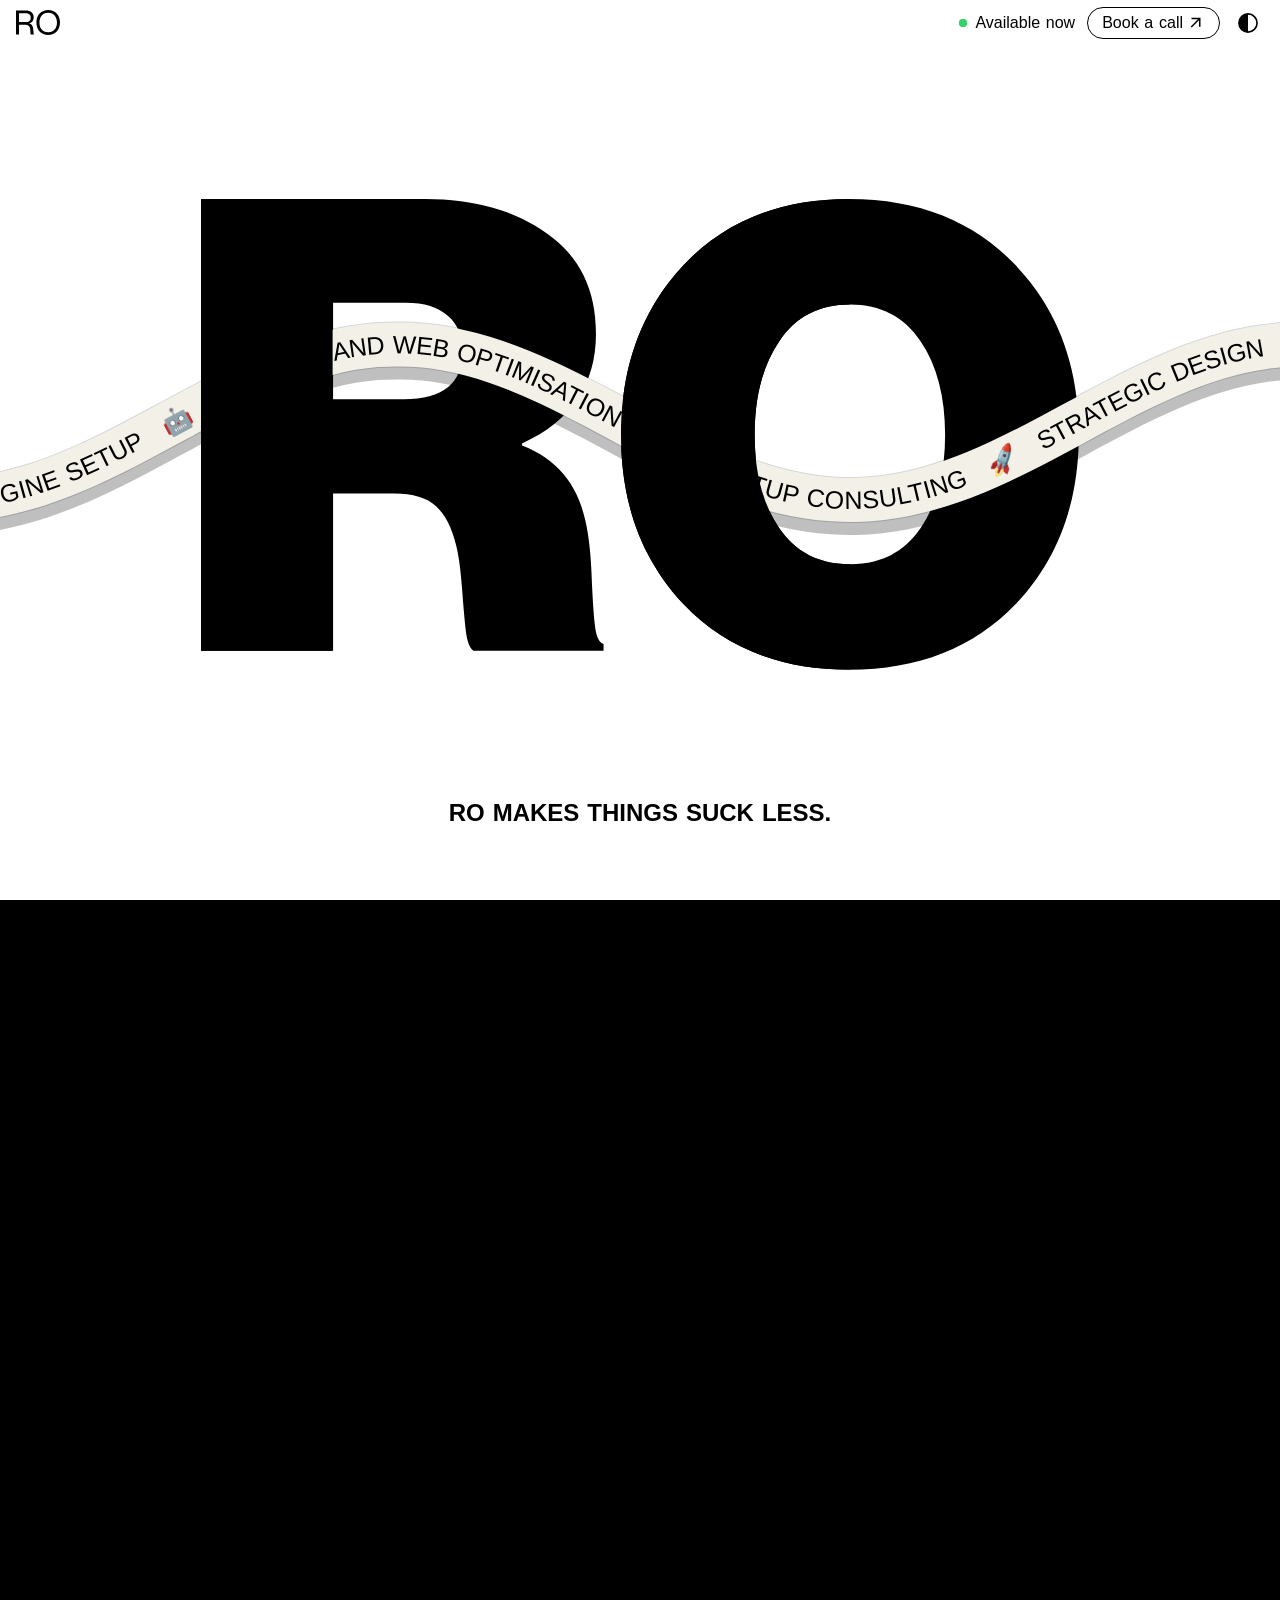
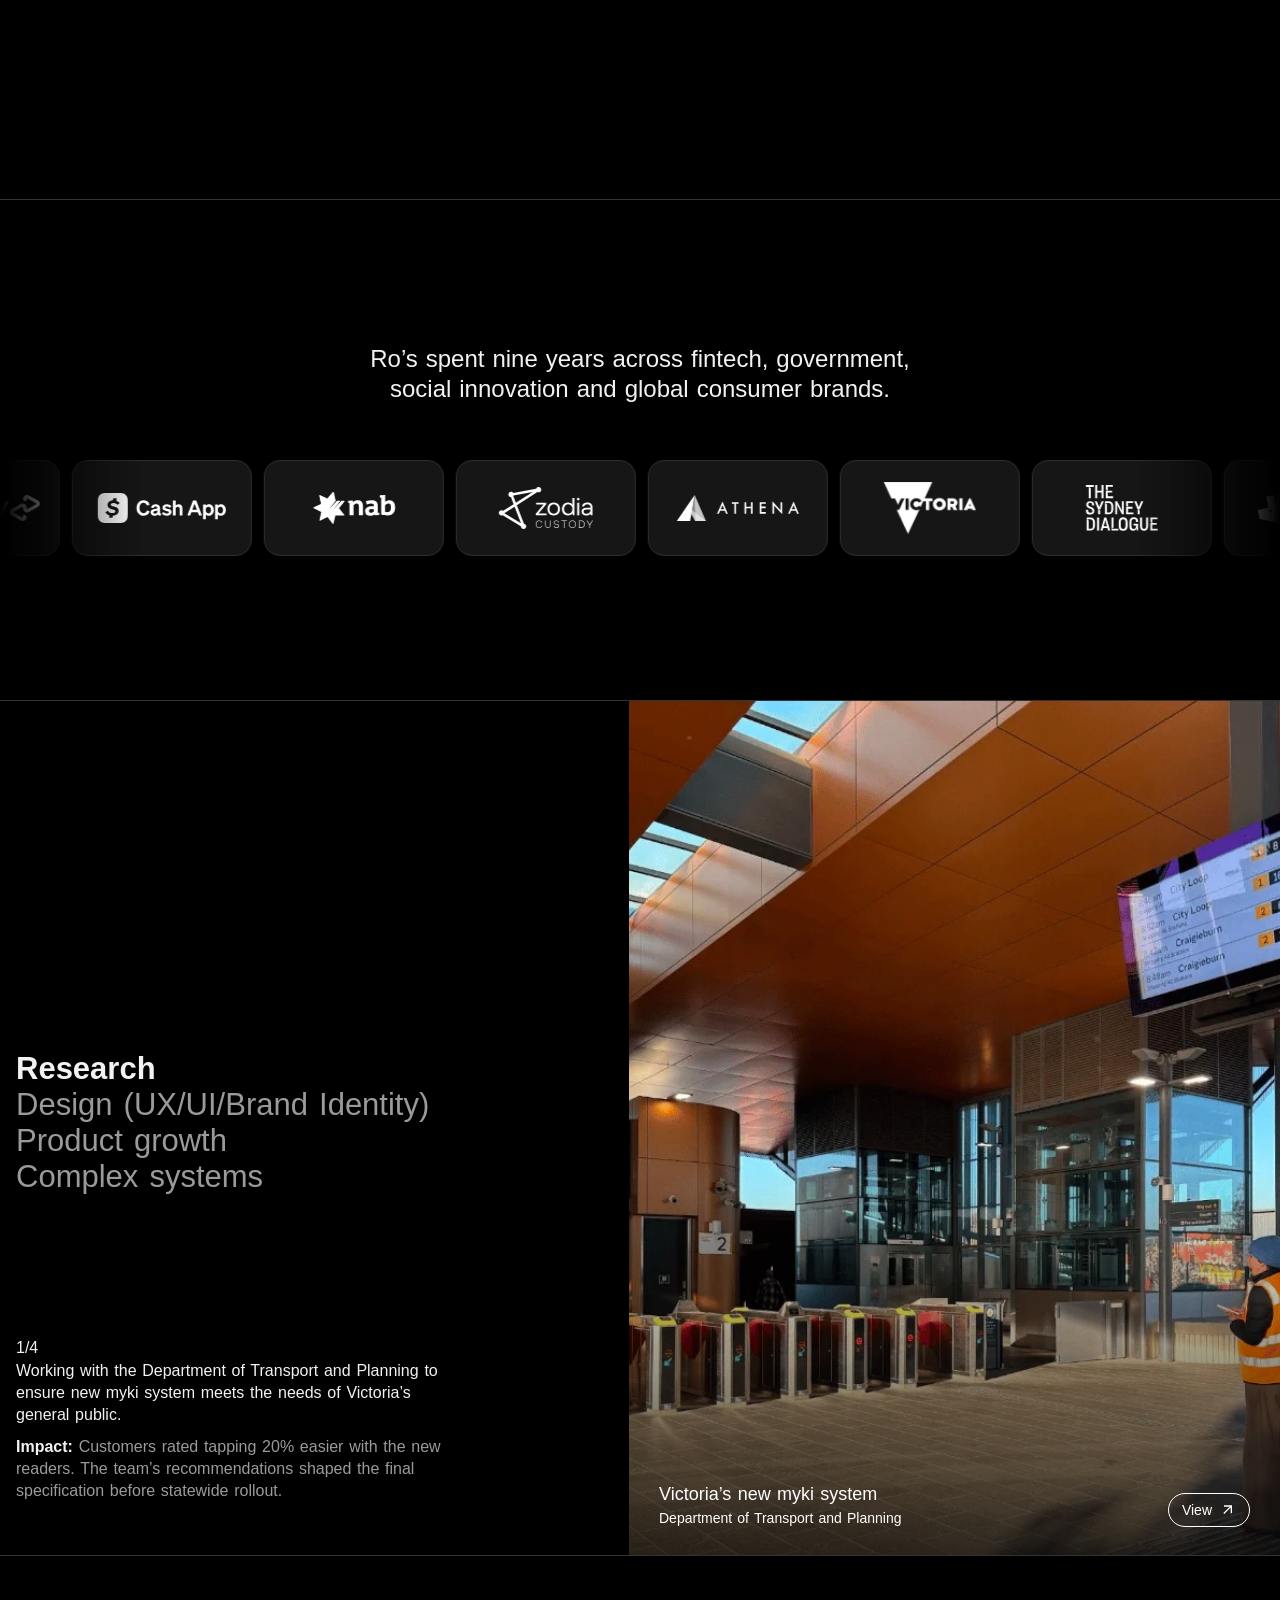
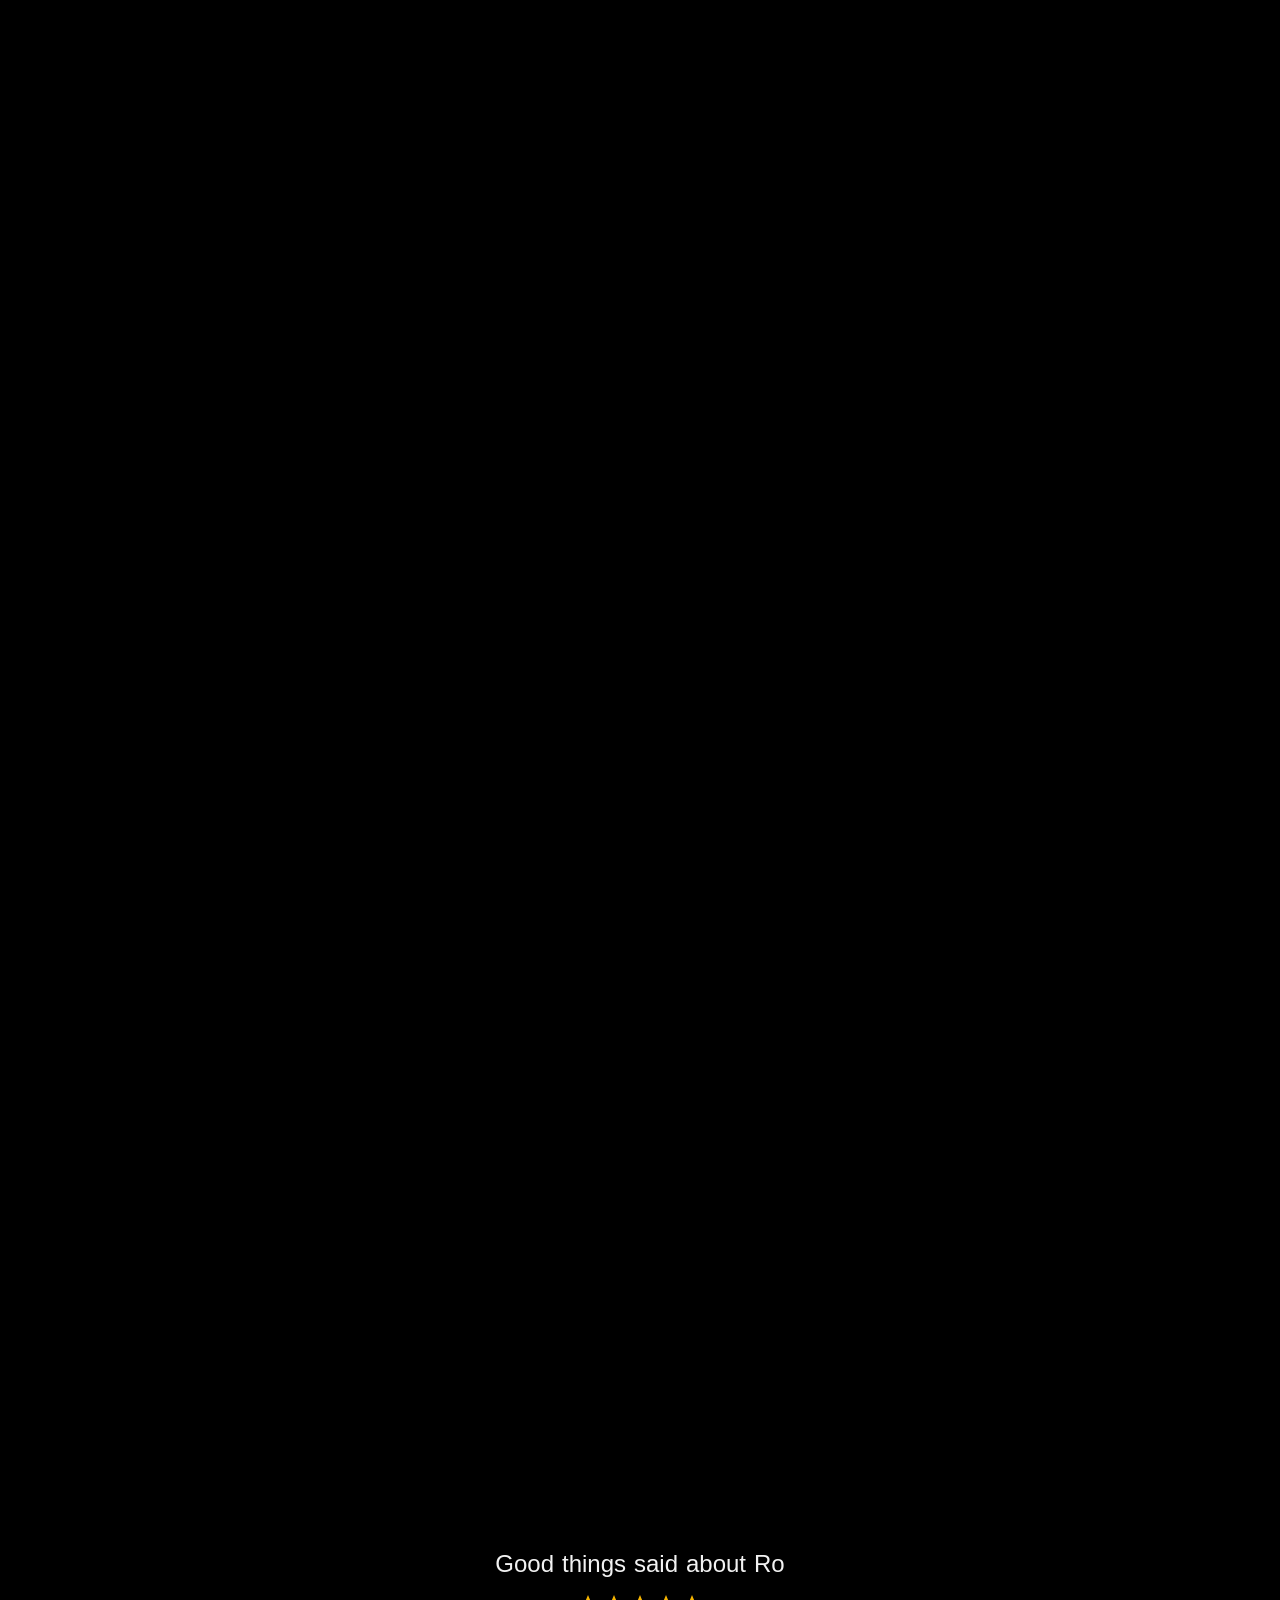
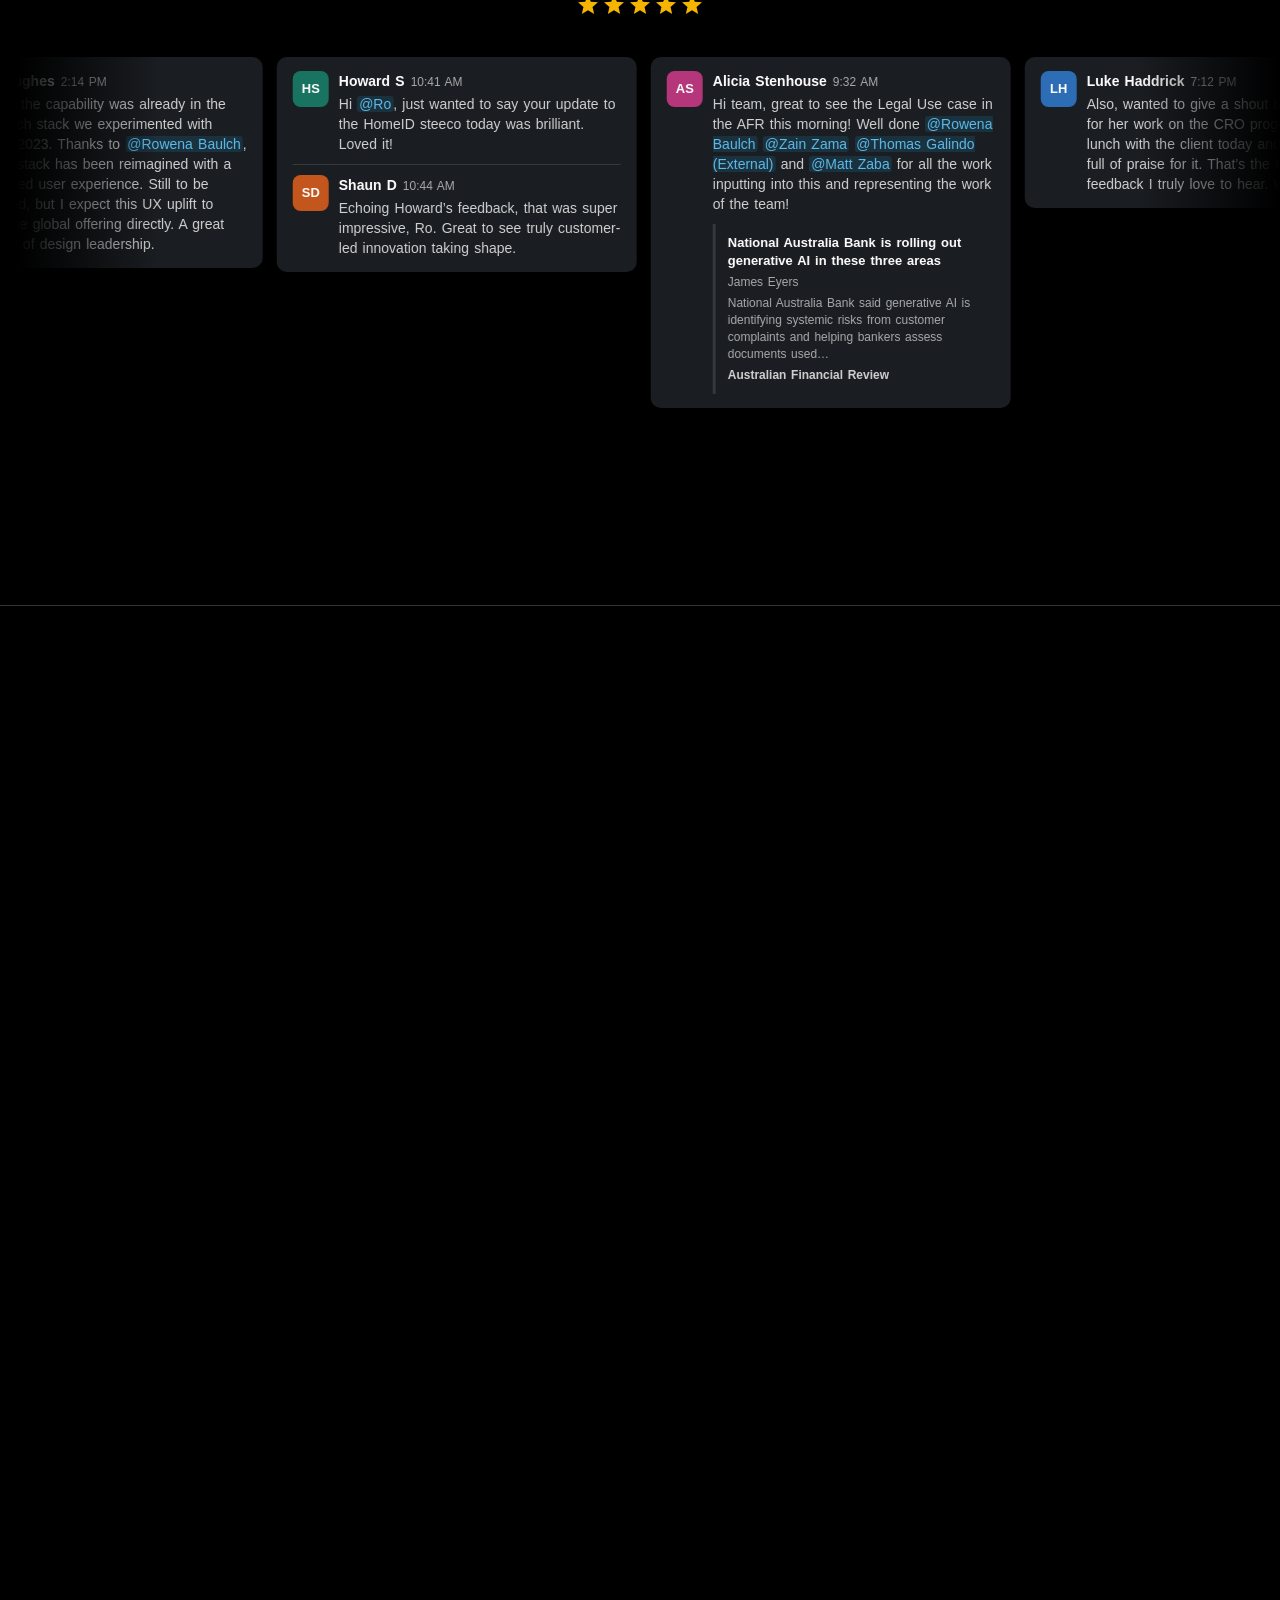
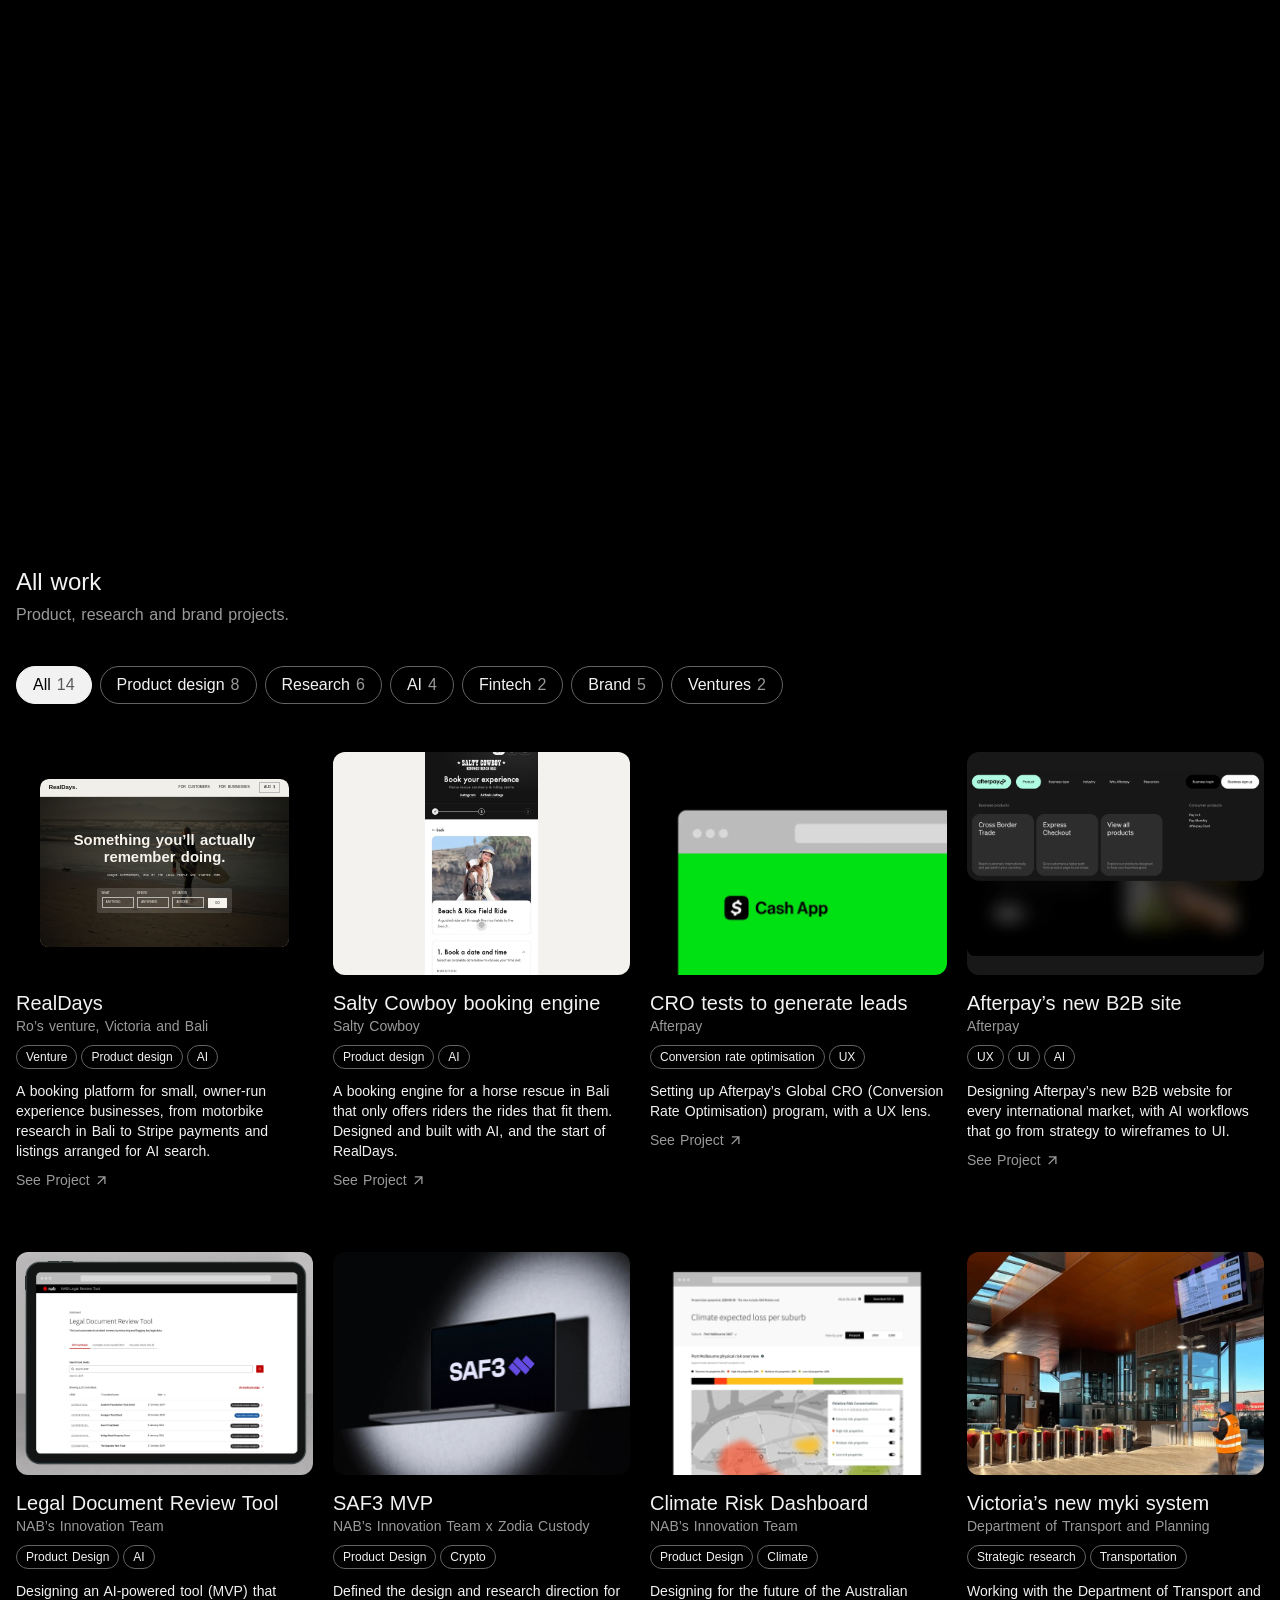
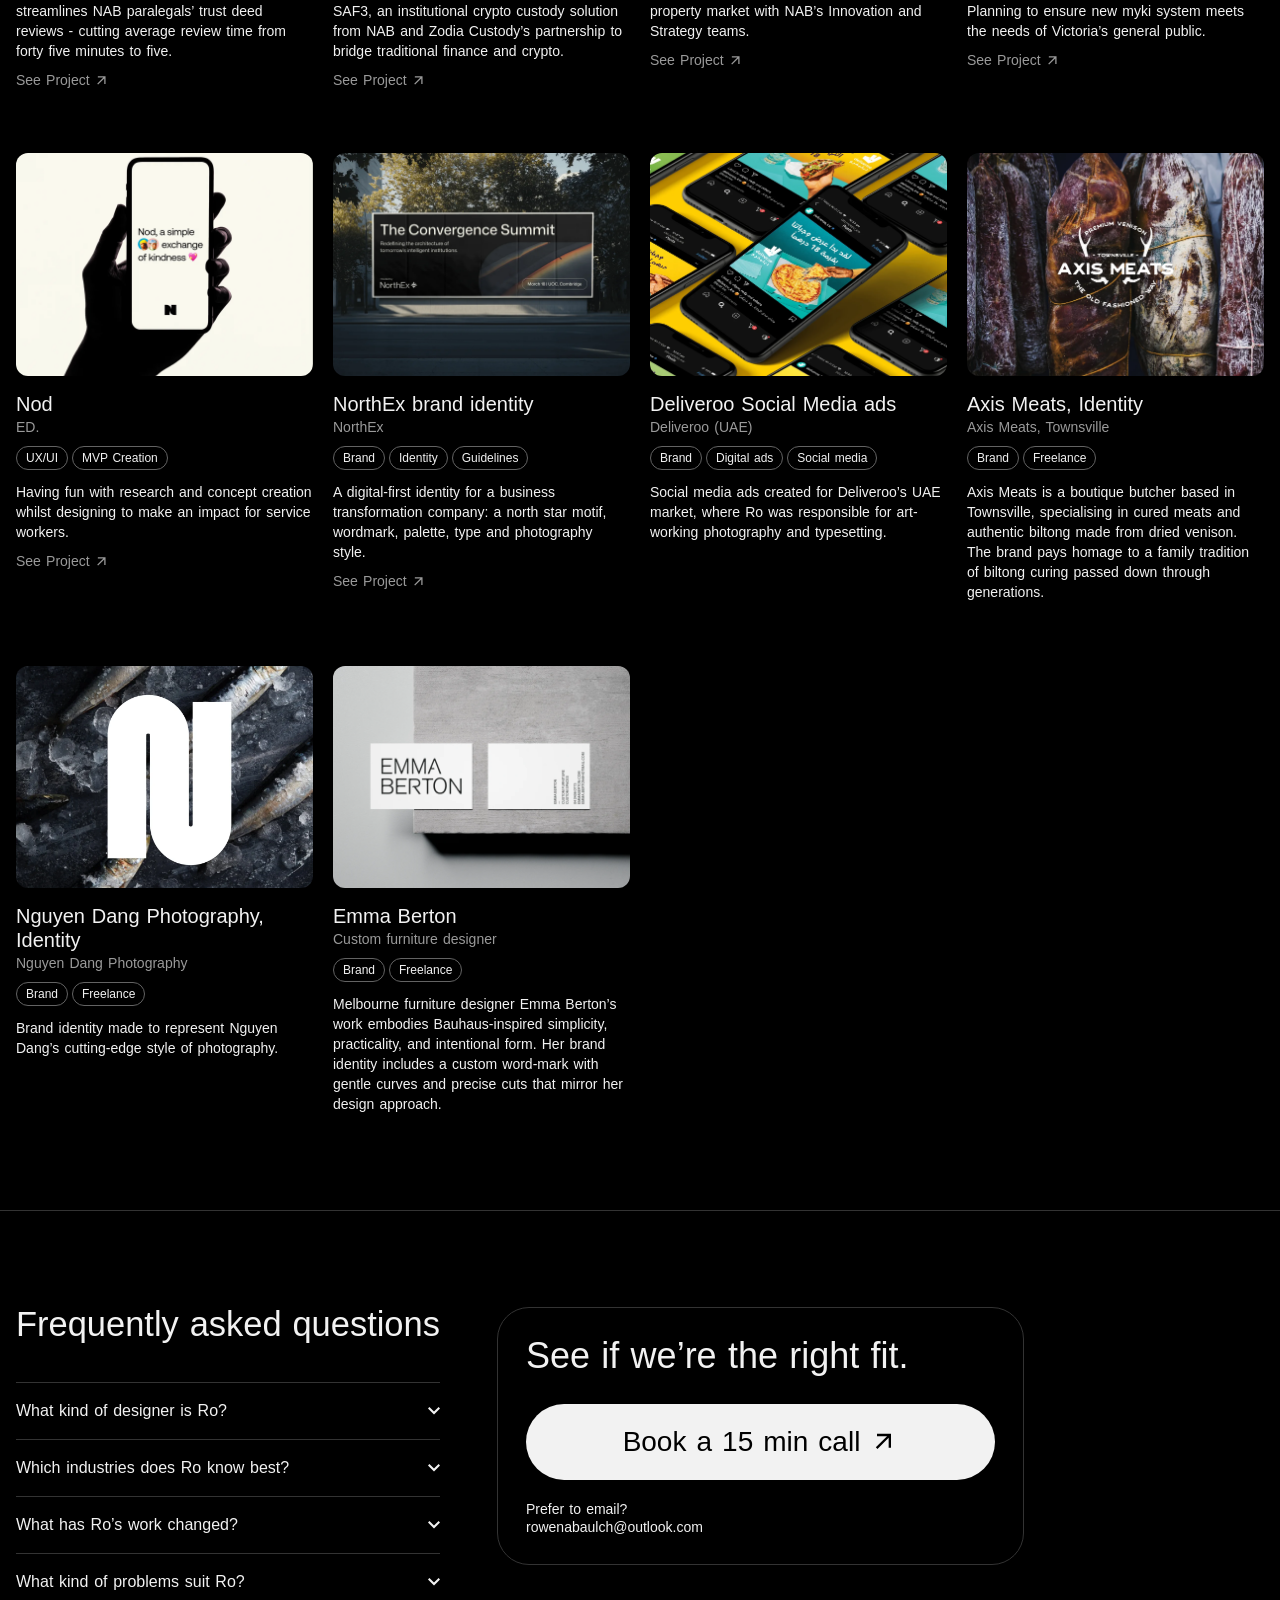
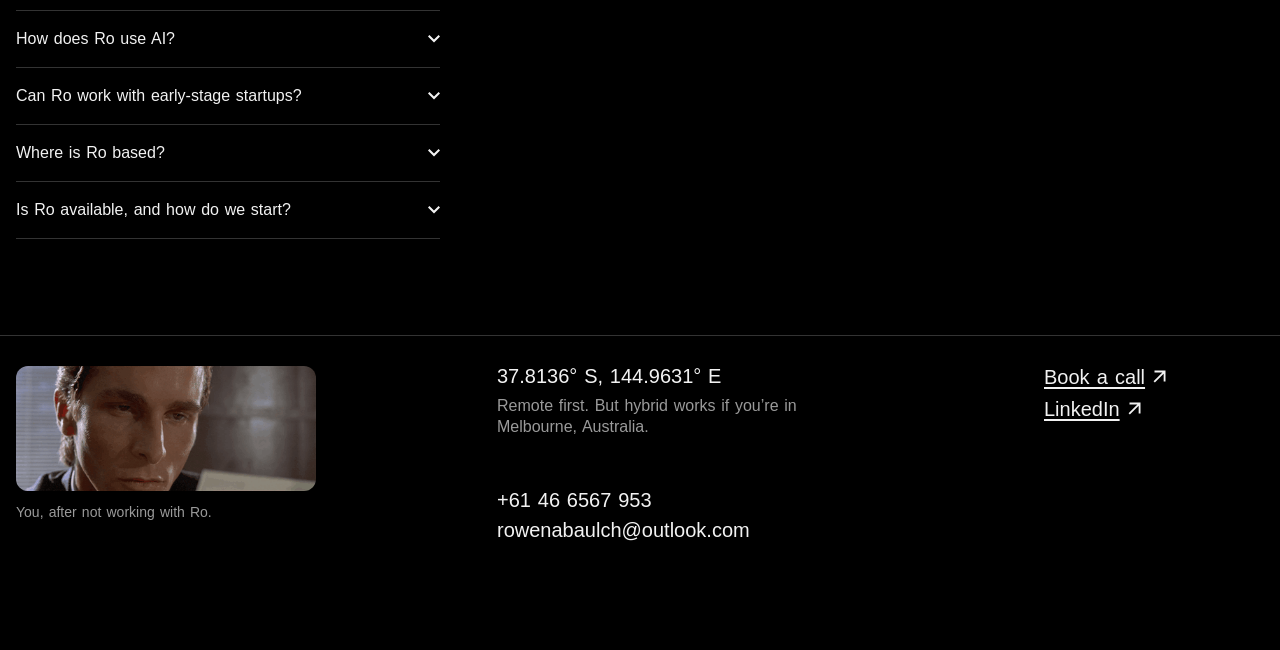
<file: index.html>
<!doctype html>
<html lang="en-AU">
<head>
  <meta charset="utf-8">
  <meta name="viewport" content="width=device-width, initial-scale=1">
  <title>Rowena Baulch | Product Designer and UX Researcher, Melbourne</title>
  <meta name="description" content="Rowena Baulch is a Melbourne product designer and UX researcher. Nine years of research, design and testing for fintech, government and AI products. Remote first, available now.">
  <link rel="canonical" href="https://rowenabaulch.com.au/">
  <meta name="author" content="Rowena Baulch">
  <meta property="og:site_name" content="Rowena Baulch">
  <meta property="og:title" content="Rowena Baulch | Product Designer and UX Researcher, Melbourne">
  <meta property="og:description" content="Rowena Baulch is a Melbourne product designer and UX researcher. Nine years of research, design and testing for fintech, government and AI products. Remote first, available now.">
  <meta property="og:type" content="website">
  <meta property="og:url" content="https://rowenabaulch.com.au/">
  <meta property="og:locale" content="en_AU">
  <meta property="og:image" content="https://rowenabaulch.com.au/assets/img/og-card.png?v=2">
  <meta property="og:image:width" content="1200">
  <meta property="og:image:height" content="630">
  <meta property="og:image:alt" content="RO, the Rowena Baulch logo">
  <meta name="twitter:card" content="summary_large_image">
  <meta name="twitter:title" content="Rowena Baulch | Product Designer and UX Researcher, Melbourne">
  <meta name="twitter:description" content="Rowena Baulch is a Melbourne product designer and UX researcher. Nine years of research, design and testing for fintech, government and AI products. Remote first, available now.">
  <meta name="twitter:image" content="https://rowenabaulch.com.au/assets/img/og-card.png?v=2">
  <script type="application/ld+json">{"@context": "https://schema.org", "@graph": [{"@type": "Person", "@id": "https://rowenabaulch.com.au/#ro", "name": "Rowena Baulch", "alternateName": "Ro Baulch", "url": "https://rowenabaulch.com.au/", "jobTitle": "Product Designer and UX Researcher", "email": "mailto:rowenabaulch@outlook.com", "address": {"@type": "PostalAddress", "addressLocality": "Melbourne", "addressRegion": "VIC", "addressCountry": "AU"}, "sameAs": ["https://www.linkedin.com/in/rowena-baulch-08396ab8/"], "knowsAbout": ["Product design", "UX research", "Usability testing", "Conversion rate optimisation", "Fintech", "AI product design"]}, {"@type": "WebSite", "@id": "https://rowenabaulch.com.au/#site", "url": "https://rowenabaulch.com.au/", "name": "Rowena Baulch", "inLanguage": "en-AU", "publisher": {"@id": "https://rowenabaulch.com.au/#ro"}}]}</script>
  <script>
    // Every visit opens dark (Ro's call, 11 Nov 2026). Choosing light with the
    // toggle only lasts for this visit. Set before first paint, so no flash.
    (function () {
      var t = null;
      try { localStorage.removeItem('theme'); t = sessionStorage.getItem('theme'); } catch (e) {}
      document.documentElement.setAttribute('data-theme', t === 'light' ? 'light' : 'dark');
    })();
  </script>
  <link rel="icon" href="/assets/icons/favicon.svg" type="image/svg+xml">
  <link rel="icon" href="/assets/icons/favicon-32.png" sizes="32x32" type="image/png">
  <link rel="apple-touch-icon" href="/assets/icons/apple-touch-icon.png">
  <link rel="stylesheet" href="styles.css?v=92">
  <link rel="stylesheet" href="assets/landing.css?v=63">
</head>
<body>
  <header class="nav">
    <a class="nav__logo" href="/" aria-label="Rowena Baulch, home"><img src="assets/icons/ro-wordmark.svg" alt=""></a>
    <div class="nav__end">
      <nav aria-label="Main">
        <ul class="nav__links">
          <li class="nav__status"><span class="nav__dot" aria-hidden="true"></span><span class="nav__status-text">Available now</span></li>
          <li><button class="nav__cta" type="button" aria-haspopup="dialog" aria-expanded="false" aria-controls="book">Book a call <svg class="icon icon--arrow" viewBox="0 -960 960 960" aria-hidden="true" focusable="false"><path d="m256-240-56-56 384-384H240v-80h480v480h-80v-344L256-240Z"/></svg><svg class="icon icon--close" viewBox="0 -960 960 960" aria-hidden="true" focusable="false"><path d="m256-200-56-56 224-224-224-224 56-56 224 224 224-224 56 56-224 224 224 224-56 56-224-224-224 224Z"/></svg></button></li>
        </ul>
      </nav>
      <button class="theme-toggle" type="button" aria-label="Switch to dark mode">
        <svg viewBox="0 0 20 20" aria-hidden="true" focusable="false"><circle cx="10" cy="10" r="8.25" fill="none" stroke="currentColor" stroke-width="1.5"/><path d="M10 1.75a8.25 8.25 0 0 1 0 16.5z" fill="currentColor"/></svg>
        <span class="theme-toggle__label" aria-hidden="true">Dark</span>
      </button>
    </div>
  </header>

  <main>
    <section class="rhero" aria-labelledby="rhero-h">
      <h1 id="rhero-h" class="visually-hidden">Ro makes things suck less.</h1>
      <div class="rhero__letters" aria-hidden="true">
        <div class="rhero__rw"><img class="rhero__r" src="assets/img/new/ro-r.svg" alt=""><img class="rhero__r-l" src="assets/img/new/ro-r.svg" alt=""></div>
        <div class="rhero__o">
          <img class="rhero__o-r" src="assets/img/new/ro-o.svg" alt="">
          <img class="rhero__o-l" src="assets/img/new/ro-o.svg" alt="">
        </div>
      </div>
      <div class="rhero__ticker" role="img" aria-label="Strategic design, AI engine setup, product and web optimisation, startup consulting"><svg aria-hidden="true" focusable="false"><defs><path id="ribbon" d="M -200 300 L 1800 300"/></defs><use href="#ribbon" class="rhero__ribbon-shadow" transform="translate(0 13)"/><use href="#ribbon" class="rhero__ribbon-edge"/><use href="#ribbon" class="rhero__ribbon"/><text class="rhero__ribbon-text" dy="9" xml:space="preserve"><textPath href="#ribbon" startOffset="0">Strategic design   👩🏻‍💻   AI engine setup   🤖   Product and web optimisation   📈   Startup consulting   🚀   Strategic design   👩🏻‍💻   AI engine setup   🤖   Product and web optimisation   📈   Startup consulting   🚀   Strategic design   👩🏻‍💻   AI engine setup   🤖   Product and web optimisation   📈   Startup consulting   🚀   Strategic design   👩🏻‍💻   AI engine setup   🤖   Product and web optimisation   📈   Startup consulting   🚀   <animate attributeName="startOffset" from="0" to="-900" dur="16s" repeatCount="indefinite"/></textPath></text><text class="rhero__ribbon-text" id="ribbon-measure" visibility="hidden" xml:space="preserve">Strategic design   👩🏻‍💻   AI engine setup   🤖   Product and web optimisation   📈   Startup consulting   🚀   </text></svg></div>
      <p class="rhero__tag" aria-hidden="true"><span>Ro makes things suck less.</span></p>
    </section>

    <section class="who" aria-labelledby="who-h">
      <h2 class="who__title" id="who-h" data-reveal>Who is Ro?</h2>
      <div class="who__body" data-reveal>
        <img class="who__me" src="assets/img/home/ro-plain.webp" alt="Portrait of Rowena (Ro) Baulch" width="400" height="400">
        <p class="who__lede">Ro is a Melbourne product designer and UX researcher who brings research, design and testing to complex industries, so products work for the people who rely on them.</p>
        <ul class="who__list">
          <li><span class="who__key">Specialisations:</span> fintech, booking and intranet systems.</li>
          <li><span class="who__key">Research led:</span> finds the right problem to solve, then tests the design before and after it ships.</li>
          <li><span class="who__key">AI for execution:</span> so she spends more time understanding what to execute.</li>
          <li><span class="who__key">Remote first:</span> in the APAC time zone, and available now.</li>
        </ul>
        <button class="nav__cta who__book" type="button" aria-haspopup="dialog" aria-expanded="false" aria-controls="book">Book a call <svg class="icon icon--arrow" viewBox="0 -960 960 960" aria-hidden="true" focusable="false"><path d="m256-240-56-56 384-384H240v-80h480v480h-80v-344L256-240Z"/></svg></button>
      </div>
    </section>

    <section class="proof" aria-labelledby="proof-h">
      <h2 id="proof-h">Ro’s spent nine years across fintech, government, social innovation and global consumer brands.</h2>
      <div class="proof__window"><div class="proof__track"><ul class="proof__logos"><li><a href="https://www.afterpay.com/" target="_blank" rel="noopener"><img src="assets/img/logos/afterpay.svg" alt="Afterpay" style="--lh:30px"><span class="visually-hidden"> website (opens in a new tab)</span></a></li><li><a href="https://cash.app/" target="_blank" rel="noopener"><img src="assets/img/logos/cashapp.svg?v=3" alt="Cash App" style="--lh:30px"><span class="visually-hidden"> website (opens in a new tab)</span></a></li><li><a href="https://www.nab.com.au/" target="_blank" rel="noopener"><img src="assets/img/logos/nab.svg" alt="NAB" style="--lh:34px"><span class="visually-hidden"> website (opens in a new tab)</span></a></li><li><a href="https://zodia-custody.com/" target="_blank" rel="noopener"><img src="assets/img/logos/zodia.svg" alt="Zodia Custody" style="--lh:42px"><span class="visually-hidden"> website (opens in a new tab)</span></a></li><li><a href="https://www.athena.com.au/" target="_blank" rel="noopener"><img src="assets/img/logos/athena.svg" alt="Athena Home Loans" style="--lh:26px"><span class="visually-hidden"> website (opens in a new tab)</span></a></li><li><a href="https://www.vic.gov.au/" target="_blank" rel="noopener"><img src="assets/img/logos/victoria.png" alt="Victorian Government" style="--lh:52px"><span class="visually-hidden"> website (opens in a new tab)</span></a></li><li><a href="https://tsd.aspi.org.au/" target="_blank" rel="noopener"><img src="assets/img/logos/sydney-dialogue.svg" alt="The Sydney Dialogue" style="--lh:46px"><span class="visually-hidden"> website (opens in a new tab)</span></a></li><li><a href="https://deliveroo.co.uk/" target="_blank" rel="noopener"><img src="assets/img/logos/deliveroo.svg" alt="Deliveroo" style="--lh:30px"><span class="visually-hidden"> website (opens in a new tab)</span></a></li></ul><ul class="proof__logos" aria-hidden="true"><li><a href="https://www.afterpay.com/" target="_blank" rel="noopener" tabindex="-1"><img src="assets/img/logos/afterpay.svg" alt="Afterpay" style="--lh:30px"></a></li><li><a href="https://cash.app/" target="_blank" rel="noopener" tabindex="-1"><img src="assets/img/logos/cashapp.svg?v=3" alt="Cash App" style="--lh:30px"></a></li><li><a href="https://www.nab.com.au/" target="_blank" rel="noopener" tabindex="-1"><img src="assets/img/logos/nab.svg" alt="NAB" style="--lh:34px"></a></li><li><a href="https://zodia-custody.com/" target="_blank" rel="noopener" tabindex="-1"><img src="assets/img/logos/zodia.svg" alt="Zodia Custody" style="--lh:42px"></a></li><li><a href="https://www.athena.com.au/" target="_blank" rel="noopener" tabindex="-1"><img src="assets/img/logos/athena.svg" alt="Athena Home Loans" style="--lh:26px"></a></li><li><a href="https://www.vic.gov.au/" target="_blank" rel="noopener" tabindex="-1"><img src="assets/img/logos/victoria.png" alt="Victorian Government" style="--lh:52px"></a></li><li><a href="https://tsd.aspi.org.au/" target="_blank" rel="noopener" tabindex="-1"><img src="assets/img/logos/sydney-dialogue.svg" alt="The Sydney Dialogue" style="--lh:46px"></a></li><li><a href="https://deliveroo.co.uk/" target="_blank" rel="noopener" tabindex="-1"><img src="assets/img/logos/deliveroo.svg" alt="Deliveroo" style="--lh:30px"></a></li></ul></div></div>
    </section>

    <div class="intro-scroll" id="intro-scroll">
      <section class="intro" aria-label="Featured work">
        <div class="intro__text">
          <ul class="intro__lede intro__list">
            <li><button class="intro__word is-on" type="button" data-word="0">Research</button></li>
            <li><button class="intro__word" type="button" data-word="1">Design <span class="intro__sub">(UX/UI/Brand Identity)</span></button></li>
            <li><button class="intro__word" type="button" data-word="2">Product growth</button></li>
            <li><button class="intro__word" type="button" data-word="3">Complex systems</button></li>
          </ul>
          <div class="intro__meta">
            <p class="intro__count" aria-hidden="true"><span data-count>1</span>/4</p>
            <div class="intro__sums" aria-live="polite"><p class="intro__sum is-on" data-sum="0">Working with the Department of Transport and Planning to ensure new myki system meets the needs of Victoria’s general public.<span class="intro__impact"><b>Impact:</b> Customers rated tapping 20% easier with the new readers. The team’s recommendations shaped the final specification before statewide rollout.</span></p><p class="intro__sum" data-sum="1">Designing Afterpay’s new B2B website for every international market, with AI workflows that go from strategy to wireframes to UI.<span class="intro__impact"><b>Impact:</b> One skeleton and one design system across every page, from the ANZ, US and UK homepages to product, industry, partner and support pages.</span></p><p class="intro__sum" data-sum="2">Setting up Afterpay’s Global CRO (Conversion Rate Optimisation) program, with a UX lens.<span class="intro__impact"><b>Impact:</b> Phase 1 launched with over 10 tests, combining new designs with multivariate tests.</span></p><p class="intro__sum" data-sum="3">Defined the design and research direction for SAF3, an institutional crypto custody solution from NAB and Zodia Custody’s partnership to bridge traditional finance and crypto.<span class="intro__impact"><b>Impact:</b> Delivered an MVP built around custody plus risk management, which fund managers responded to.</span></p></div>
          </div>
        </div>
        <div class="intro__media">
          <div class="intro__slide is-on" data-slide="0">
            <img src="assets/img/home/myki-2.webp" alt="Ticket gates at a Victorian train station">
            <div class="intro__cap">
              <div><h2>Victoria’s new myki system</h2><p>Department of Transport and Planning</p></div>
              <a class="intro__view" href="/projectmyki">View <svg class="icon" viewBox="0 -960 960 960" aria-hidden="true" focusable="false"><path d="m256-240-56-56 384-384H240v-80h480v480h-80v-344L256-240Z"/></svg><span class="visually-hidden"> Victoria’s new myki system</span></a>
            </div>
          </div>
          <div class="intro__slide intro__slide--fit" data-slide="1" aria-hidden="true">
            <img src="assets/img/cases/afterpay-nav-poster.webp?v=2" alt="The site’s main navigation, opening in turn on Product, Business type, Industry, Why Afterpay and Resources">
            <div class="intro__cap">
              <div><h2>Afterpay’s new B2B site</h2><p>Afterpay</p></div>
              <a class="intro__view" href="/projectafterpaywebsite" tabindex="-1">View <svg class="icon" viewBox="0 -960 960 960" aria-hidden="true" focusable="false"><path d="m256-240-56-56 384-384H240v-80h480v480h-80v-344L256-240Z"/></svg><span class="visually-hidden"> Afterpay’s new B2B site</span></a>
            </div>
          </div>
          <div class="intro__slide intro__slide--fit" data-slide="2" aria-hidden="true">
            <img src="assets/img/home/afterpay-1.webp?v=2" alt="Cash App logo on a browser window">
            <div class="intro__cap">
              <div><h2>CRO tests to generate leads</h2><p>Afterpay</p></div>
              <a class="intro__view" href="/projectafterpayb2b" tabindex="-1">View <svg class="icon" viewBox="0 -960 960 960" aria-hidden="true" focusable="false"><path d="m256-240-56-56 384-384H240v-80h480v480h-80v-344L256-240Z"/></svg><span class="visually-hidden"> CRO tests to generate leads</span></a>
            </div>
          </div>
          <div class="intro__slide" data-slide="3" aria-hidden="true">
            <img src="assets/img/home/saf3-2.webp" alt="SAF3 logo on a laptop screen">
            <div class="intro__cap">
              <div><h2>SAF3 MVP</h2><p>NAB’s Innovation Team x Zodia Custody</p></div>
              <a class="intro__view" href="/projectsaf3" tabindex="-1">View <svg class="icon" viewBox="0 -960 960 960" aria-hidden="true" focusable="false"><path d="m256-240-56-56 384-384H240v-80h480v480h-80v-344L256-240Z"/></svg><span class="visually-hidden"> SAF3 MVP</span></a>
            </div>
          </div>
        </div>
      </section>
    </div>

    <div class="praise-scroll" id="praise-scroll">
    <section class="praise" aria-labelledby="praise-h">
      <div>
        <h2 id="praise-h">Good things said about Ro</h2>
        <ul class="praise__stars" role="img" aria-label="Five stars"><svg viewBox="0 -960 960 960" aria-hidden="true" focusable="false"><path d="m233-120 65-281L80-590l288-25 112-265 112 265 288 25-218 189 65 281-247-149-247 149Z"/></svg><svg viewBox="0 -960 960 960" aria-hidden="true" focusable="false"><path d="m233-120 65-281L80-590l288-25 112-265 112 265 288 25-218 189 65 281-247-149-247 149Z"/></svg><svg viewBox="0 -960 960 960" aria-hidden="true" focusable="false"><path d="m233-120 65-281L80-590l288-25 112-265 112 265 288 25-218 189 65 281-247-149-247 149Z"/></svg><svg viewBox="0 -960 960 960" aria-hidden="true" focusable="false"><path d="m233-120 65-281L80-590l288-25 112-265 112 265 288 25-218 189 65 281-247-149-247 149Z"/></svg><svg viewBox="0 -960 960 960" aria-hidden="true" focusable="false"><path d="m233-120 65-281L80-590l288-25 112-265 112 265 288 25-218 189 65 281-247-149-247 149Z"/></svg></ul>
      </div>
      <div class="praise__window">
        <div class="praise__track"><ul class="praise__set"><li class="slack"><div class="slack__msg"><span class="slack__av" style="--av:var(--av-1)" aria-hidden="true">EH</span><div><p class="slack__head"><b>Evan Hughes</b><time>2:14 PM</time></p><p class="slack__body">Much of the capability was already in the Zodia tech stack we experimented with through 2023. Thanks to <span class="slack__at">@Rowena Baulch</span>, that old stack has been reimagined with a considered user experience. Still to be confirmed, but I expect this UX uplift to shape the global offering directly. A great example of design leadership.</p></div></div></li><li class="slack"><div class="slack__msg"><span class="slack__av" style="--av:var(--av-2)" aria-hidden="true">HS</span><div><p class="slack__head"><b>Howard S</b><time>10:41 AM</time></p><p class="slack__body">Hi <span class="slack__at">@Ro</span>, just wanted to say your update to the HomeID steeco today was brilliant. Loved it!</p></div></div><div class="slack__msg"><span class="slack__av" style="--av:var(--av-3)" aria-hidden="true">SD</span><div><p class="slack__head"><b>Shaun D</b><time>10:44 AM</time></p><p class="slack__body">Echoing Howard’s feedback, that was super impressive, Ro. Great to see truly customer-led innovation taking shape.</p></div></div></li><li class="slack"><div class="slack__msg"><span class="slack__av" style="--av:var(--av-5)" aria-hidden="true">AS</span><div><p class="slack__head"><b>Alicia Stenhouse</b><time>9:32 AM</time></p><p class="slack__body">Hi team, great to see the Legal Use case in the AFR this morning! Well done <span class="slack__at">@Rowena Baulch</span> <span class="slack__at">@Zain Zama</span> <span class="slack__at">@Thomas Galindo (External)</span> and <span class="slack__at">@Matt Zaba</span> for all the work inputting into this and representing the work of the team!<span class="slack__link"><b>National Australia Bank is rolling out generative AI in these three areas</b><span>James Eyers</span><span>National Australia Bank said generative AI is identifying systemic risks from customer complaints and helping bankers assess documents used…</span><em>Australian Financial Review</em></span></p></div></div></li><li class="slack"><div class="slack__msg"><span class="slack__av" style="--av:var(--av-4)" aria-hidden="true">LH</span><div><p class="slack__head"><b>Luke Haddrick</b><time>7:12 PM</time></p><p class="slack__body">Also, wanted to give a shout out to <span class="slack__at">@Ro</span> for her work on the CRO program. Had lunch with the client today and they were full of praise for it. That’s the kind of feedback I truly love to hear. Well done 👏</p></div></div></li></ul><ul class="praise__set" aria-hidden="true"><li class="slack"><div class="slack__msg"><span class="slack__av" style="--av:var(--av-1)" aria-hidden="true">EH</span><div><p class="slack__head"><b>Evan Hughes</b><time>2:14 PM</time></p><p class="slack__body">Much of the capability was already in the Zodia tech stack we experimented with through 2023. Thanks to <span class="slack__at">@Rowena Baulch</span>, that old stack has been reimagined with a considered user experience. Still to be confirmed, but I expect this UX uplift to shape the global offering directly. A great example of design leadership.</p></div></div></li><li class="slack"><div class="slack__msg"><span class="slack__av" style="--av:var(--av-2)" aria-hidden="true">HS</span><div><p class="slack__head"><b>Howard S</b><time>10:41 AM</time></p><p class="slack__body">Hi <span class="slack__at">@Ro</span>, just wanted to say your update to the HomeID steeco today was brilliant. Loved it!</p></div></div><div class="slack__msg"><span class="slack__av" style="--av:var(--av-3)" aria-hidden="true">SD</span><div><p class="slack__head"><b>Shaun D</b><time>10:44 AM</time></p><p class="slack__body">Echoing Howard’s feedback, that was super impressive, Ro. Great to see truly customer-led innovation taking shape.</p></div></div></li><li class="slack"><div class="slack__msg"><span class="slack__av" style="--av:var(--av-5)" aria-hidden="true">AS</span><div><p class="slack__head"><b>Alicia Stenhouse</b><time>9:32 AM</time></p><p class="slack__body">Hi team, great to see the Legal Use case in the AFR this morning! Well done <span class="slack__at">@Rowena Baulch</span> <span class="slack__at">@Zain Zama</span> <span class="slack__at">@Thomas Galindo (External)</span> and <span class="slack__at">@Matt Zaba</span> for all the work inputting into this and representing the work of the team!<span class="slack__link"><b>National Australia Bank is rolling out generative AI in these three areas</b><span>James Eyers</span><span>National Australia Bank said generative AI is identifying systemic risks from customer complaints and helping bankers assess documents used…</span><em>Australian Financial Review</em></span></p></div></div></li><li class="slack"><div class="slack__msg"><span class="slack__av" style="--av:var(--av-4)" aria-hidden="true">LH</span><div><p class="slack__head"><b>Luke Haddrick</b><time>7:12 PM</time></p><p class="slack__body">Also, wanted to give a shout out to <span class="slack__at">@Ro</span> for her work on the CRO program. Had lunch with the client today and they were full of praise for it. That’s the kind of feedback I truly love to hear. Well done 👏</p></div></div></li></ul></div>
      </div>
    </section>
    </div>

    <div class="drawer" hidden>
      <div class="drawer__backdrop" data-drawer-close></div>
      <article class="study" role="dialog" aria-modal="true" id="study-case" aria-label="Case study" tabindex="-1" hidden>
        <button class="study__close" type="button" aria-label="Close case study">×</button>
        <div class="study__load"></div>
      </article>
    </div>

    <section id="work" aria-labelledby="work-heading">
      <div class="work__head">
        <h2 id="work-heading" class="work__title">All work</h2>
        <p class="work__intro">Product, research and brand projects.</p>
      </div>
      <ul class="filters" aria-label="Filter projects by tag" hidden>
        <li><button class="filter" type="button" data-filter="all" aria-pressed="true">All <span class="filter__count">14</span></button></li>
        <li><button class="filter" type="button" data-filter="product-design" aria-pressed="false">Product design <span class="filter__count">8</span></button></li>
        <li><button class="filter" type="button" data-filter="research" aria-pressed="false">Research <span class="filter__count">6</span></button></li>
        <li><button class="filter" type="button" data-filter="ai" aria-pressed="false">AI <span class="filter__count">4</span></button></li>
        <li><button class="filter" type="button" data-filter="fintech" aria-pressed="false">Fintech <span class="filter__count">2</span></button></li>
        <li><button class="filter" type="button" data-filter="brand" aria-pressed="false">Brand <span class="filter__count">5</span></button></li>
        <li><button class="filter" type="button" data-filter="ventures" aria-pressed="false">Ventures <span class="filter__count">2</span></button></li>
      </ul>
      <p class="visually-hidden" aria-live="polite" id="filter-status"></p>
      <ul class="grid">
      <li class="card" data-filters="product-design research ai ventures">
        <div class="card__img card__media card__media--realdays" role="img" aria-label="RealDays homepage: Something you’ll actually remember doing, over a looping video of a surfer on a beach">
          <div class="rdthumb" aria-hidden="true">
            <div class="rdthumb__nav"><b>RealDays.</b><span>FOR CUSTOMERS</span><span>FOR BUSINESSES</span><i>AUD $</i></div>
            <div class="rdthumb__hero">
              <video src="assets/video/realdays-hero.mp4" poster="assets/img/home/realdays-hero-poster.webp" autoplay loop muted playsinline preload="metadata" tabindex="-1"></video>
              <p class="rdthumb__h">Something you’ll actually remember doing.</p>
              <p class="rdthumb__s">UNIQUE EXPERIENCES, RUN BY THE LOCAL PEOPLE WHO STARTED THEM.</p>
              <div class="rdthumb__form"><span>WHAT<em>ANYTHING</em></span><span>WHERE<em>ANYWHERE</em></span><span>SITUATION<em>ANYONE</em></span><strong>GO</strong></div>
            </div>
          </div>
        </div>
        <h3 class="card__title">RealDays</h3>
        <p class="card__client">Ro’s venture, Victoria and Bali</p>
        <ul class="tags"><li>Venture</li><li>Product design</li><li>AI</li></ul>
        <p class="card__summary">A booking platform for small, owner-run experience businesses, from motorbike research in Bali to Stripe payments and listings arranged for AI search.</p>
          <a class="card__link" href="/projectrealdays">See Project <svg class="icon icon--arrow" viewBox="0 -960 960 960" aria-hidden="true" focusable="false"><path d="m256-240-56-56 384-384H240v-80h480v480h-80v-344L256-240Z"/></svg></a>
      </li>
      <li class="card" data-filters="product-design ai ventures">
        <div class="card__img card__media card__media--threshold">
          <video class="card__video card__video--fill" src="assets/video/threshold-booking.mp4"
                 poster="assets/img/home/threshold-booking-poster.webp"
                 autoplay loop muted playsinline preload="metadata"
                 aria-label="The Salty Cowboy booking app, answering two questions and rewriting the list of rides"></video>
        </div>
        <h3 class="card__title">Salty Cowboy booking engine</h3>
        <p class="card__client">Salty Cowboy</p>
        <ul class="tags"><li>Product design</li><li>AI</li></ul>
        <p class="card__summary">A booking engine for a horse rescue in Bali that only offers riders the rides that fit them. Designed and built with AI, and the start of RealDays.</p>
          <a class="card__link" href="/projectthreshold">See Project <svg class="icon icon--arrow" viewBox="0 -960 960 960" aria-hidden="true" focusable="false"><path d="m256-240-56-56 384-384H240v-80h480v480h-80v-344L256-240Z"/></svg></a>
      </li>
      <li class="card" data-filters="product-design research fintech">
        <img class="card__img" src="assets/img/home/afterpay-1.webp?v=2" alt="Cash App logo on a browser window" loading="lazy" decoding="async">
        <h3 class="card__title">CRO tests to generate leads</h3>
        <p class="card__client">Afterpay</p>
        <ul class="tags"><li>Conversion rate optimisation</li><li>UX</li></ul>
        <p class="card__summary">Setting up Afterpay’s Global CRO (Conversion Rate Optimisation) program, with a UX lens.</p>
          <a class="card__link" href="/projectafterpayb2b">See Project <svg class="icon icon--arrow" viewBox="0 -960 960 960" aria-hidden="true" focusable="false"><path d="m256-240-56-56 384-384H240v-80h480v480h-80v-344L256-240Z"/></svg></a>
      </li>
      <li class="card" data-filters="product-design ai">
        <div class="card__img card__media card__media--afterpay">
          <video class="card__video" src="assets/video/afterpay-nav.mp4?v=3"
                 poster="assets/img/cases/afterpay-nav-poster.webp?v=2"
                 autoplay loop muted playsinline preload="metadata"
                 aria-label="The site’s main navigation, opening in turn on Product, Business type, Industry, Why Afterpay and Resources"></video>
        </div>
        <h3 class="card__title">Afterpay’s new B2B site</h3>
        <p class="card__client">Afterpay</p>
        <ul class="tags"><li>UX</li><li>UI</li><li>AI</li></ul>
        <p class="card__summary">Designing Afterpay’s new B2B website for every international market, with AI workflows that go from strategy to wireframes to UI.</p>
          <a class="card__link" href="/projectafterpaywebsite">See Project <svg class="icon icon--arrow" viewBox="0 -960 960 960" aria-hidden="true" focusable="false"><path d="m256-240-56-56 384-384H240v-80h480v480h-80v-344L256-240Z"/></svg></a>
      </li>
      <li class="card" data-filters="product-design ai">
        <img class="card__img" src="assets/img/home/legaldoc-6.webp" alt="Legal Document Review Tool dashboard listing trust deeds, each flagged complete review needed or execution check only" loading="lazy" decoding="async">
        <h3 class="card__title">Legal Document Review Tool</h3>
        <p class="card__client">NAB’s Innovation Team</p>
        <ul class="tags"><li>Product Design</li><li>AI</li></ul>
        <p class="card__summary">Designing an AI-powered tool (MVP) that streamlines NAB paralegals’ trust deed reviews - cutting average review time from forty five minutes to five.</p>
          <a class="card__link" href="/projectlegaldoc">See Project <svg class="icon icon--arrow" viewBox="0 -960 960 960" aria-hidden="true" focusable="false"><path d="m256-240-56-56 384-384H240v-80h480v480h-80v-344L256-240Z"/></svg></a>
      </li>
      <li class="card" data-filters="product-design research fintech">
        <img class="card__img" src="assets/img/home/saf3-2.webp" alt="SAF3 logo on a laptop screen" loading="lazy" decoding="async">
        <h3 class="card__title">SAF3 MVP</h3>
        <p class="card__client">NAB’s Innovation Team x Zodia Custody</p>
        <ul class="tags"><li>Product Design</li><li>Crypto</li></ul>
        <p class="card__summary">Defined the design and research direction for SAF3, an institutional crypto custody solution from NAB and Zodia Custody’s partnership to bridge traditional finance and crypto.</p>
          <a class="card__link" href="/projectsaf3">See Project <svg class="icon icon--arrow" viewBox="0 -960 960 960" aria-hidden="true" focusable="false"><path d="m256-240-56-56 384-384H240v-80h480v480h-80v-344L256-240Z"/></svg></a>
      </li>
      <li class="card" data-filters="product-design research">
        <img class="card__img" src="assets/img/home/climate-4.webp" alt="Climate risk dashboard showing Port Melbourne physical risk overview with a risk heat map" loading="lazy" decoding="async">
        <h3 class="card__title">Climate Risk Dashboard</h3>
        <p class="card__client">NAB’s Innovation Team</p>
        <ul class="tags"><li>Product Design</li><li>Climate</li></ul>
        <p class="card__summary">Designing for the future of the Australian property market with NAB’s Innovation and Strategy teams.</p>
          <a class="card__link" href="/projectclimate">See Project <svg class="icon icon--arrow" viewBox="0 -960 960 960" aria-hidden="true" focusable="false"><path d="m256-240-56-56 384-384H240v-80h480v480h-80v-344L256-240Z"/></svg></a>
      </li>
      <li class="card" data-filters="research">
        <img class="card__img" src="assets/img/home/myki-2.webp" alt="Ticket gates at a Victorian train station" loading="lazy" decoding="async">
        <h3 class="card__title">Victoria’s new myki system</h3>
        <p class="card__client">Department of Transport and Planning</p>
        <ul class="tags"><li>Strategic research</li><li>Transportation</li></ul>
        <p class="card__summary">Working with the Department of Transport and Planning to ensure new myki system meets the needs of Victoria’s general public.</p>
          <a class="card__link" href="/projectmyki">See Project <svg class="icon icon--arrow" viewBox="0 -960 960 960" aria-hidden="true" focusable="false"><path d="m256-240-56-56 384-384H240v-80h480v480h-80v-344L256-240Z"/></svg></a>
      </li>
      <li class="card" data-filters="product-design research">
        <img class="card__img" src="assets/img/home/nod-2.webp" alt="Nod app: a simple exchange of kindness" loading="lazy" decoding="async">
        <h3 class="card__title">Nod</h3>
        <p class="card__client">ED.</p>
        <ul class="tags"><li>UX/UI</li><li>MVP Creation</li></ul>
        <p class="card__summary">Having fun with research and concept creation whilst designing to make an impact for service workers.</p>
          <a class="card__link" href="/projectnod">See Project <svg class="icon icon--arrow" viewBox="0 -960 960 960" aria-hidden="true" focusable="false"><path d="m256-240-56-56 384-384H240v-80h480v480h-80v-344L256-240Z"/></svg></a>
      </li>
      <li class="card" data-filters="brand">
        <img class="card__img" src="assets/img/home/northex.webp?v=2" alt="A street billboard for The Convergence Summit, hosted by NorthEx, in its new identity" loading="lazy" decoding="async">
        <h3 class="card__title">NorthEx brand identity</h3>
        <p class="card__client">NorthEx</p>
        <ul class="tags"><li>Brand</li><li>Identity</li><li>Guidelines</li></ul>
        <p class="card__summary">A digital-first identity for a business transformation company: a north star motif, wordmark, palette, type and photography style.</p>
          <a class="card__link" href="/projectnorthex">See Project <svg class="icon icon--arrow" viewBox="0 -960 960 960" aria-hidden="true" focusable="false"><path d="m256-240-56-56 384-384H240v-80h480v480h-80v-344L256-240Z"/></svg></a>
      </li>
      <li class="card" data-filters="brand">
        <img class="card__img" src="assets/img/home/deliveroo.webp" alt="Deliveroo UAE social ads on a grid of phones" loading="lazy" decoding="async">
        <h3 class="card__title">Deliveroo Social Media ads</h3>
        <p class="card__client">Deliveroo (UAE)</p>
        <ul class="tags"><li>Brand</li><li>Digital ads</li><li>Social media</li></ul>
        <p class="card__summary">Social media ads created for Deliveroo’s UAE market, where Ro was responsible for art-working photography and typesetting.</p>
      </li>
      <li class="card" data-filters="brand">
        <img class="card__img" src="assets/img/home/axismeats.webp" alt="Axis Meats logo over cured meats" loading="lazy" decoding="async">
        <h3 class="card__title">Axis Meats, Identity</h3>
        <p class="card__client">Axis Meats, Townsville</p>
        <ul class="tags"><li>Brand</li><li>Freelance</li></ul>
        <p class="card__summary">Axis Meats is a boutique butcher based in Townsville, specialising in cured meats and authentic biltong made from dried venison. The brand pays homage to a family tradition of biltong curing passed down through generations.</p>
      </li>
      <li class="card" data-filters="brand">
        <img class="card__img" src="assets/img/home/nguyendang.webp" alt="Nguyen Dang Photography monogram on fish and ice" loading="lazy" decoding="async">
        <h3 class="card__title">Nguyen Dang Photography, Identity</h3>
        <p class="card__client">Nguyen Dang Photography</p>
        <ul class="tags"><li>Brand</li><li>Freelance</li></ul>
        <p class="card__summary">Brand identity made to represent Nguyen Dang’s cutting-edge style of photography.</p>
      </li>
      <li class="card" data-filters="brand">
        <img class="card__img" src="assets/img/home/emmaberton.webp" alt="Emma Berton business cards on concrete" loading="lazy" decoding="async">
        <h3 class="card__title">Emma Berton</h3>
        <p class="card__client">Custom furniture designer</p>
        <ul class="tags"><li>Brand</li><li>Freelance</li></ul>
        <p class="card__summary">Melbourne furniture designer Emma Berton’s work embodies Bauhaus-inspired simplicity, practicality, and intentional form. Her brand identity includes a custom word-mark with gentle curves and precise cuts that mirror her design approach.</p>
      </li>
      </ul>
    </section>
    <section class="faq" aria-labelledby="faq-title">
      <div class="faq__list">
        <h2 class="faq__title" id="faq-title">Frequently asked questions</h2>
        <details class="faq__item"><summary>What kind of designer is Ro?<svg class="icon" viewBox="0 -960 960 960" aria-hidden="true" focusable="false"><path d="M480-344 240-584l56-56 184 184 184-184 56 56-240 240Z"/></svg></summary><p>A product designer who starts with research. Ro works out the right problem to solve before she designs anything, then tests the design before and after it ships. Her work covers research, UX and UI design, brand identity and product growth.</p></details>
        <details class="faq__item"><summary>Which industries does Ro know best?<svg class="icon" viewBox="0 -960 960 960" aria-hidden="true" focusable="false"><path d="M480-344 240-584l56-56 184 184 184-184 56 56-240 240Z"/></svg></summary><p>Fintech, booking and intranet systems. In nine years she’s worked with NAB, Afterpay, Zodia Custody, Athena Home Loans, the Victorian Government and Deliveroo, so she’s comfortable with the compliance and governance that come with high-stakes products.</p></details>
        <details class="faq__item"><summary>What has Ro’s work changed?<svg class="icon" viewBox="0 -960 960 960" aria-hidden="true" focusable="false"><path d="M480-344 240-584l56-56 184 184 184-184 56 56-240 240Z"/></svg></summary><p>At NAB she designed an AI tool that cut paralegals’ trust deed reviews from 45 minutes to 5. For Victoria’s new myki readers, customers rated tapping 20% easier, and the team’s research shaped the final specification. At Afterpay she set up the global conversion programme, launching over 10 tests in its first phase.</p></details>
        <details class="faq__item"><summary>What kind of problems suit Ro?<svg class="icon" viewBox="0 -960 960 960" aria-hidden="true" focusable="false"><path d="M480-344 240-584l56-56 184 184 184-184 56 56-240 240Z"/></svg></summary><p>Complex, regulated or new ones, where the right answer isn’t obvious yet. She set the design and research direction for SAF3, an institutional crypto custody product from NAB and Zodia Custody, and mapped how NAB would issue and safekeep a stablecoin.</p></details>
        <details class="faq__item"><summary>How does Ro use AI?<svg class="icon" viewBox="0 -960 960 960" aria-hidden="true" focusable="false"><path d="M480-344 240-584l56-56 184 184 184-184 56 56-240 240Z"/></svg></summary><p>For execution, so she spends more time understanding what to execute. She’s built AI workflows that take a project from strategy to wireframes to UI. She also designs AI products that keep people in control, like the NAB review tool, which flags each clause Passed, Missing or Review needed so paralegals know what to check themselves.</p></details>
        <details class="faq__item"><summary>Can Ro work with early-stage startups?<svg class="icon" viewBox="0 -960 960 960" aria-hidden="true" focusable="false"><path d="M480-344 240-584l56-56 184 184 184-184 56 56-240 240Z"/></svg></summary><p>Yes, she’s a founder herself. Ro runs RealDays, a booking site for small, owner-run experience businesses in Victoria and Bali, end to end: research, design, build, payments and sales. She brings what works in banks and government to smaller, faster teams.</p></details>
        <details class="faq__item"><summary>Where is Ro based?<svg class="icon" viewBox="0 -960 960 960" aria-hidden="true" focusable="false"><path d="M480-344 240-584l56-56 184 184 184-184 56 56-240 240Z"/></svg></summary><p>Melbourne, Australia. She’s remote first in the APAC time zone and happy to shift meetings to suit you. Hybrid works if you’re in Melbourne.</p></details>
        <details class="faq__item"><summary>Is Ro available, and how do we start?<svg class="icon" viewBox="0 -960 960 960" aria-hidden="true" focusable="false"><path d="M480-344 240-584l56-56 184 184 184-184 56 56-240 240Z"/></svg></summary><p>Yes, Ro is taking on new work now. Start with a 15 minute call: tell her what you’re building and where it’s stuck, and you’ll work out together whether she’s the right fit. Prefer to write it down? Email her.</p></details>
      </div>
      <div class="fit" aria-labelledby="fit-title" role="group">
      <h3 class="fit__title" id="fit-title">See if we’re the right fit.</h3>
      <div class="fit__act">
        <button class="nav__cta fit__book" type="button" aria-haspopup="dialog" aria-expanded="false" aria-controls="book">Book a 15 min call <svg class="icon icon--arrow" viewBox="0 -960 960 960" aria-hidden="true" focusable="false"><path d="m256-240-56-56 384-384H240v-80h480v480h-80v-344L256-240Z"/></svg></button>
        <a class="fit__mail" href="mailto:rowenabaulch@outlook.com"><b>Prefer to email?</b><br>rowenabaulch@outlook.com</a>
      </div>
      </div>
    </section>
  </main>

  <script>
    (function () {
      var bar = document.querySelector('.filters');
      var buttons = bar.querySelectorAll('.filter');
      var cards = document.querySelectorAll('.card');
      var status = document.getElementById('filter-status');
      bar.hidden = false;

      function apply(tag) {
        var shown = 0;
        cards.forEach(function (card) {
          var match = tag === 'all' || card.dataset.filters.split(' ').indexOf(tag) !== -1;
          card.hidden = !match;
          if (match) shown++;
        });
        buttons.forEach(function (b) { b.setAttribute('aria-pressed', b.dataset.filter === tag); });
        status.textContent = shown + (shown === 1 ? ' project' : ' projects') + ' shown';
      }

      bar.addEventListener('click', function (ev) {
        var b = ev.target.closest('.filter');
        if (!b) return;
        apply(b.dataset.filter);
        history.replaceState(null, '', b.dataset.filter === 'all' ? location.pathname : '#' + b.dataset.filter);
      });

      var start = location.hash.slice(1);
      if (start && bar.querySelector('[data-filter="' + start + '"]')) apply(start);
    })();
  </script>

  <script>
    (function () {
      var section = document.querySelector('.ai');
      if (!section) return;
      var btn = section.querySelector('.ai__more');
      var label = btn.querySelector('.ai__more-label');
      var panel = section.querySelector('.ai__panel');
      section.classList.add('is-enhanced');
      function set(open) {
        btn.setAttribute('aria-expanded', open);
        label.textContent = open ? 'Less detail' : 'More detail';
        section.classList.toggle('is-open', open);
        panel.inert = !open;
      }
      set(false);
      btn.addEventListener('click', function () { set(btn.getAttribute('aria-expanded') !== 'true'); });
    })();
  </script>

  <script>
    (function () {
      var reduce = window.matchMedia('(prefers-reduced-motion: reduce)').matches;
      var keyboard = false;

      document.addEventListener('keydown', function (ev) {
        if (ev.key === 'Tab' || ev.key === 'Enter' || ev.key === ' ') { keyboard = true; document.documentElement.classList.add('using-keyboard'); }
      }, true);
      document.addEventListener('pointerdown', function () { keyboard = false; document.documentElement.classList.remove('using-keyboard'); }, true);
      document.addEventListener('pointermove', function () { if (keyboard) { keyboard = false; document.documentElement.classList.remove('using-keyboard'); } }, true);

      // Every project on this page opens in the panel that slides in from the
      // right, and what fills it is the project page itself, fetched and
      // dropped in. Each case study is written once, on its own page, so the
      // panel can never fall out of step with it. Without JavaScript, or if
      // the fetch fails, the link goes to the page as it always did.
      var drawer = document.querySelector('.drawer');
      var panel = drawer && drawer.querySelector('#study-case');
      var load = drawer && drawer.querySelector('.study__load');
      var pages = {};
      var current = null, opener = null, closeTimer = null, lockedAt = 0;

      function get(url) {
        return fetch(url, { credentials: 'same-origin' }).then(function (res) {
          if (!res.ok) throw new Error(res.status);
          return res.text();
        });
      }

      function fetchPage(href) {
        if (!pages[href]) {
          // Live, the clean URL works. Opened from a file, or from a plain
          // local preview server, only the file itself is there.
          var url = location.protocol === 'file:' ? href.replace(/^\//, '') + '.html' : href;
          pages[href] = (url === href ? get(url).catch(function () { return get(url + '.html'); }) : get(url))
            .catch(function (err) { delete pages[href]; throw err; });
        }
        return pages[href];
      }

      function fill(html, href) {
        var doc = new DOMParser().parseFromString(html, 'text/html');
        var main = doc.querySelector('main.case');
        if (!main) return false;
        // The next case study and All work links belong to the page, not here.
        var next = main.querySelector('.case__next');
        if (next) next.remove();
        // The reveal animation only watches what was on the page at load, so
        // anything arriving now would sit invisible.
        main.querySelectorAll('[data-reveal]').forEach(function (el) { el.removeAttribute('data-reveal'); });
        load.innerHTML = '';
        while (main.firstChild) load.appendChild(main.firstChild);
        load.insertAdjacentHTML('beforeend',
          '<p class="study__page"><a class="link" href="' + href + '">Open this case study as a page ' +
          '<svg class="icon icon--arrow" viewBox="0 -960 960 960" aria-hidden="true" focusable="false">' +
          '<path d="m256-240-56-56 384-384H240v-80h480v480h-80v-344L256-240Z"/></svg></a></p>');
        return true;
      }

      // The panel opens on the tap, not when the page arrives, so a slow
      // connection never looks like a dead link. The title of whatever was
      // tapped holds the space until the content lands.
      function show(href, from) {
        if (!href || !drawer) return;
        var pending = href;
        if (current !== href) {
          var label = from && from.closest('.card');
          var name = from && from.dataset.title || (label && label.querySelector('.card__title') || {}).textContent;
          load.innerHTML = name ? '<div class="case__head"><h2 class="case__title">' + name + '</h2></div>' : '';
          open(href, from);
        }
        fetchPage(href).then(function (html) {
          if (current !== pending) return;   // closed, or moved on, while it loaded
          if (!fill(html, href)) location.href = href;
        }).catch(function () { location.href = href; });
      }

      function open(href, from) {
        clearTimeout(closeTimer);
        current = href;
        opener = from;
        // iOS ignores overflow on the page behind a fixed panel, so hold the
        // page in place and put the visitor back where they were on close.
        lockedAt = window.scrollY;
        document.body.style.top = -lockedAt + 'px';
        drawer.hidden = false;
        drawer.classList.remove('is-closing');
        panel.hidden = false;
        panel.scrollTop = 0;
        document.documentElement.classList.add('has-drawer');
        void drawer.offsetWidth;
        drawer.classList.add('is-open');
        (keyboard ? panel.querySelector('.study__close') : panel).focus({ preventScroll: true });
      }

      function close() {
        if (!current) return;
        current = null;
        drawer.classList.remove('is-open');
        drawer.classList.add('is-closing');
        document.documentElement.classList.remove('has-drawer');
        document.body.style.top = '';
        window.scrollTo(0, lockedAt);
        closeTimer = setTimeout(function () {
          drawer.hidden = true;
          drawer.classList.remove('is-closing');
          panel.hidden = true;
          load.innerHTML = '';
        }, reduce ? 0 : 480);
        if (opener && keyboard) opener.focus({ preventScroll: true });
        else if (document.activeElement && drawer.contains(document.activeElement)) document.activeElement.blur();
      }

      // Every way in to a project: the preview card's Full project link, the
      // All work grid and the AI section.
      document.querySelectorAll('main a[href^="/project"]:not(.hero__word)').forEach(function (a) {
        a.addEventListener('click', function (ev) {
          // A new tab, a new window or a saved link behaves as it always has.
          if (ev.metaKey || ev.ctrlKey || ev.shiftKey || ev.altKey || ev.button) return;
          ev.preventDefault();
          show(a.getAttribute('href'), a);
        });
        ['mouseenter', 'touchstart'].forEach(function (type) {
          a.addEventListener(type, function () { fetchPage(a.getAttribute('href')).catch(function () {}); }, { passive: true });
        });
      });

      if (drawer) {
        drawer.addEventListener('click', function (ev) {
          if (ev.target.closest('[data-drawer-close]') || ev.target.closest('.study__close')) close();
        });
        document.addEventListener('keydown', function (ev) {
          if (!current) return;
          if (ev.key === 'Escape') { close(); return; }
          if (ev.key === 'Tab') {
            // Keep keyboard focus inside the open panel.
            var items = panel.querySelectorAll('button, a[href], [tabindex]:not([tabindex="-1"])');
            if (!items.length) return;
            var first = items[0], last = items[items.length - 1];
            if (ev.shiftKey && document.activeElement === first) { ev.preventDefault(); last.focus(); }
            else if (!ev.shiftKey && document.activeElement === last) { ev.preventDefault(); first.focus(); }
          }
        });
      }
    })();
  </script>

  <script>
    // The four underlined words in the opening line each pop out a preview
    // card of their case study, built from that project's card in All work
    // so the two never disagree. On desktop it sits under the line, pointing
    // at the word, so it never covers the text; resting on a word opens it.
    // On phones and tablets a tap brings it up as a card at the bottom.
    (function () {
      var hero = document.querySelector('.hero');
      var peek = document.getElementById('peek');
      if (!hero || !peek) return;
      var h1 = hero.querySelector('h1');
      var words = hero.querySelectorAll('.hero__word');
      var media = peek.querySelector('.peek__media');
      var link = peek.querySelector('.peek__link');
      var hoverable = window.matchMedia('(hover: hover) and (pointer: fine)');
      var sheet = window.matchMedia('(max-width: 800px)');
      var current = null, showTimer = null, hideTimer = null;

      function source(href) {
        var a = document.querySelector('#work .card__link[href="' + href + '"]');
        return a && a.closest('.card');
      }

      function fill(word) {
        var card = source(word.getAttribute('href'));
        if (!card) return false;
        var title = card.querySelector('.card__title').textContent;
        peek.querySelector('.peek__client').textContent = card.querySelector('.card__client').textContent;
        peek.querySelector('.peek__title').textContent = title;
        peek.querySelector('.peek__tags').innerHTML = card.querySelector('.tags').innerHTML;
        peek.querySelector('.peek__summary').textContent = card.querySelector('.card__summary').textContent;
        link.setAttribute('href', word.getAttribute('href'));
        link.dataset.title = title;
        media.innerHTML = '';
        media.style.removeProperty('--media-bg');
        var vid = card.querySelector('video'), img = card.querySelector('img.card__img');
        if (vid) {
          var v = document.createElement('video');
          v.className = 'peek__video';
          v.muted = true; v.loop = true; v.autoplay = true; v.playsInline = true;
          v.setAttribute('aria-hidden', 'true');
          v.poster = vid.getAttribute('poster');
          v.src = vid.getAttribute('src');
          media.appendChild(v);
          media.style.setProperty('--media-bg', getComputedStyle(vid.parentNode).getPropertyValue('--media-bg'));
        } else if (img) {
          var i = img.cloneNode();
          i.className = 'peek__img';
          i.loading = 'eager';
          media.appendChild(i);
        }
        return true;
      }

      // Under the whole line, centred on the word as far as the page allows,
      // with the notch on top pointing back up at it. The card always opens
      // inside the screen: if it won't fit under the line it goes above it,
      // and on a very short screen it sits as low as the screen allows.
      function place(word) {
        if (sheet.matches) { peek.style.left = peek.style.top = ''; peek.classList.remove('peek--above'); return; }
        var hr = hero.getBoundingClientRect(), wr = word.getBoundingClientRect(), tr = h1.getBoundingClientRect();
        var w = peek.offsetWidth, h = peek.offsetHeight, vh = window.innerHeight;
        var gap = 32, edge = 16, navH = 45;
        var top = tr.bottom + gap;
        if (top + h > vh - edge) top = tr.bottom + 24;
        if (top + h > vh - edge) {
          var above = tr.top - gap - h;
          top = above >= navH + edge ? above : Math.max(navH + edge, vh - edge - h);
        }
        peek.classList.toggle('peek--above', top < tr.top);
        var centre = wr.left + wr.width / 2 - hr.left;
        var left = Math.max(0, Math.min(hr.width - w, centre - w / 2));
        peek.style.left = left + 'px';
        peek.style.top = (top - hr.top) + 'px';
        peek.style.setProperty('--notch', Math.max(24, Math.min(w - 24, centre - left)) + 'px');
      }

      function show(word) {
        clearTimeout(hideTimer);
        if (current === word) return;
        if (!fill(word)) return;
        if (current) current.setAttribute('aria-expanded', 'false');
        current = word;
        word.setAttribute('aria-expanded', 'true');
        place(word);
        peek.classList.add('is-open');
        var v = media.querySelector('video');
        if (v) { var p = v.play(); if (p) p.catch(function () {}); }
      }

      function hide() {
        clearTimeout(showTimer); clearTimeout(hideTimer);
        if (!current) return;
        current.setAttribute('aria-expanded', 'false');
        current = null;
        peek.classList.remove('is-open');
      }

      // A short grace period lets the pointer travel from the word to the card.
      function later() { clearTimeout(hideTimer); hideTimer = setTimeout(hide, 300); }

      // One word waves at a time as a hint that the words open something.
      // It starts on "research". Reaching for a word (pointing, tapping or
      // tabbing) settles it and passes the wave to the word after it.
      var list = Array.prototype.slice.call(words);
      list.forEach(function (w) {
        var type = w.querySelector('.hero__type');
        var letters = type.textContent.split('');
        type.textContent = '';
        letters.forEach(function (ch, i) {
          var s = document.createElement('span');
          s.className = 'hero__char';
          s.textContent = ch;
          s.style.setProperty('--i', i);
          type.appendChild(s);
        });
      });
      var waving = hero.querySelector('.hero__word--waft') || list[0];
      waving.classList.add('is-waving');
      // Each letter eases back to the line from wherever it was mid-wave.
      function stopWave(w) {
        var chars = Array.prototype.slice.call(w.querySelectorAll('.hero__char'));
        var now = chars.map(function (c) { return getComputedStyle(c).transform; });
        w.classList.remove('is-waving');
        chars.forEach(function (c, i) {
          if (now[i] !== 'none' && c.animate) {
            c.animate([{ transform: now[i] }, { transform: 'none' }],
              { duration: 400, easing: 'cubic-bezier(.22, .75, .2, 1)' });
          }
        });
      }
      function passWave(w) {
        var next = list[(list.indexOf(w) + 1) % list.length];
        if (waving === next) return;
        if (waving) stopWave(waving);
        waving = next;
        next.classList.add('is-waving');
      }

      words.forEach(function (w) {
        ['mouseenter', 'touchstart', 'focus', 'click'].forEach(function (type) {
          w.addEventListener(type, function () { passWave(w); }, { passive: true });
        });
        w.setAttribute('aria-expanded', 'false');
        w.setAttribute('aria-controls', 'peek');
        w.addEventListener('mouseenter', function () {
          if (!hoverable.matches) return;
          clearTimeout(showTimer); clearTimeout(hideTimer);
          showTimer = setTimeout(function () { show(w); }, current ? 0 : 120);
        });
        w.addEventListener('mouseleave', function () {
          clearTimeout(showTimer);
          if (hoverable.matches) later();
        });
        w.addEventListener('click', function (ev) {
          // A new tab, a new window or a saved link still goes to the page.
          if (ev.metaKey || ev.ctrlKey || ev.shiftKey || ev.altKey || ev.button) return;
          ev.preventDefault();
          if (current === w && !hoverable.matches) { hide(); return; }
          show(w);
          if (ev.detail === 0) link.focus();   // Enter from the keyboard
        });
      });
      peek.addEventListener('mouseenter', function () { clearTimeout(hideTimer); });
      peek.addEventListener('mouseleave', function () { if (hoverable.matches) later(); });
      peek.addEventListener('focusout', function (ev) {
        var to = ev.relatedTarget;
        if (to && (peek.contains(to) || to.classList.contains('hero__word'))) return;
        hide();
      });
      peek.querySelector('.peek__close').addEventListener('click', hide);
      // Full project opens the case study in the side panel; the card steps aside.
      link.addEventListener('click', function () { setTimeout(hide, 0); });
      document.addEventListener('click', function (ev) {
        if (current && !peek.contains(ev.target) && !ev.target.closest('.hero__word')) hide();
      });
      document.addEventListener('keydown', function (ev) {
        if (ev.key !== 'Escape' || !current) return;
        var w = current;
        hide();
        w.focus({ preventScroll: true });
      });
      window.addEventListener('resize', function () { if (current) place(current); });
    })();
  </script>

  <div class="book-scrim" hidden></div>
  <div class="book" id="book" role="dialog" aria-modal="false" aria-labelledby="book-title" hidden>
    <div class="book__inner">
      <div class="book__intro">
        <p class="book__eyebrow">Book a call</p>
        <h2 class="book__title" id="book-title">Let’s talk about what you’re building</h2>
        <p class="book__lede">A quick, 15 minute chat. Pick a time that suits you and Ro will confirm by email.</p>
        <p class="book__tz">Times shown in Melbourne (Australia/Melbourne)</p>
      </div>
      <div class="book__card">
        <div class="book__step book__step--pick">
          <div class="book__cal">
            <div class="book__month"><p><b data-month>November</b> <span data-year>2026</span></p><span><button type="button" data-prev aria-label="Previous month">‹</button><button type="button" data-next aria-label="Next month">›</button></span></div>
            <div class="book__dow" aria-hidden="true"><span>SUN</span><span>MON</span><span>TUE</span><span>WED</span><span>THU</span><span>FRI</span><span>SAT</span></div>
            <div class="book__days" data-days></div>
          </div>
          <div class="book__times">
            <div class="book__timehead"><p data-dayLabel>Pick a day</p><span class="book__fmt"><button type="button" data-fmt="12" aria-pressed="true">12h</button><button type="button" data-fmt="24" aria-pressed="false">24h</button></span></div>
            <ul class="book__slots" data-slots></ul>
          </div>
        </div>
        <form class="book__step book__step--form" hidden novalidate>
          <p class="book__chosen" data-chosen></p>
          <label>Your name *<input name="name" autocomplete="name" required></label>
          <label>Email address *<input name="email" type="email" autocomplete="email" required></label>
          <label>What is this meeting about? *<input name="topic" required></label>
          <label>Additional notes<textarea name="notes" rows="3" placeholder="Please share anything that will help prepare for the meeting."></textarea></label>
          <p class="book__error" role="alert" hidden>Please add your name, a valid email and what the meeting is about.</p>
          <p class="book__fine">Nothing is stored on this site. Confirm opens an email to Ro, ready to send from your own email app.</p>
          <div class="book__actions"><button type="button" class="book__back" data-back>Back</button><button type="submit" class="book__confirm">Confirm</button></div>
        </form>
        <div class="book__step book__step--done" hidden tabindex="-1">
          <p class="book__chosen">Your request is ready</p>
          <p>Press send in your email app and it comes straight to Ro. You’ll get a confirmation for <b data-doneslot></b>.</p>
          <button type="button" class="book__back" data-restart>Pick another time</button>
        </div>
      </div>
    </div>
  </div>


  <footer class="footer">
    <div class="footer__marks"><figure class="footer__gif"><img src="assets/img/new/bateman.gif" alt="Patrick Bateman in American Psycho, reading a business card with quiet admiration" width="429" height="178" loading="lazy"><figcaption>You, after not working with Ro.</figcaption></figure></div>
    <div>
      <section aria-label="Location">
        <p class="footer__coords">37.8136° S, 144.9631° E</p>
        <p class="footer__note">Remote first. But hybrid works if you’re in Melbourne, Australia.</p>
      </section>
      <section aria-label="Contact">
        <p><a href="tel:+61466567953">+61 46 6567 953</a></p>
        <p><a href="mailto:rowenabaulch@outlook.com">rowenabaulch@outlook.com</a></p>
      </section>
    </div>
    <div class="footer__col--right">
      <section aria-label="Social">
        <p><button class="nav__cta footer__cta link" type="button" aria-haspopup="dialog" aria-expanded="false" aria-controls="book">Book a call <svg class="icon icon--arrow" viewBox="0 -960 960 960" aria-hidden="true" focusable="false"><path d="m256-240-56-56 384-384H240v-80h480v480h-80v-344L256-240Z"/></svg></button></p>
        <p><a class="link" href="https://www.linkedin.com/in/rowena-baulch-08396ab8/">LinkedIn <svg class="icon icon--arrow" viewBox="0 -960 960 960" aria-hidden="true" focusable="false"><path d="m256-240-56-56 384-384H240v-80h480v480h-80v-344L256-240Z"/></svg></a></p>
      </section>
    </div>
  </footer>
  <script>
    // Scroll drives the page: the hero fades from red to black, and the intro flips through
    // Research, Design, Product growth and Complex systems, each with its project.
    (function () {
      var root = document.documentElement;
      var hero = document.querySelector('.rhero');
      var wrap = document.getElementById('intro-scroll');
      var words = wrap.querySelectorAll('[data-word]');
      var slides = wrap.querySelectorAll('[data-slide]');
      var sums = wrap.querySelectorAll('[data-sum]');
      var current = 0, ticking = false;
      function clamp(n) { return Math.max(0, Math.min(1, n)); }
      function range() { return wrap.offsetHeight - (window.innerHeight - 45); }
      function set(i) {
        if (i === current) return; current = i;
        words.forEach(function (w, k) { w.classList.toggle('is-on', k === i); });
        var cnt = wrap.querySelector('[data-count]'); if (cnt) cnt.textContent = i + 1;
        sums.forEach(function (s, k) { s.classList.toggle('is-on', k === i); });
        slides.forEach(function (s, k) {
          s.classList.toggle('is-on', k === i);
          if (k === i) s.removeAttribute('aria-hidden'); else s.setAttribute('aria-hidden', 'true');
          var a = s.querySelector('a'); if (k === i) a.removeAttribute('tabindex'); else a.setAttribute('tabindex', '-1');
        });
      }
      function update() {
        ticking = false;
        var p = clamp(window.scrollY / (hero.offsetHeight * 0.75));
        root.style.setProperty('--p', p.toFixed(3));
        root.classList.toggle('is-past-hero', p >= .535);
        var t = clamp(-wrap.getBoundingClientRect().top / range());
        set(Math.min(words.length - 1, Math.floor(t * words.length)));
      }
      window.addEventListener('scroll', function () { if (!ticking) { ticking = true; requestAnimationFrame(update); } }, { passive: true });
      window.addEventListener('resize', update);
      words.forEach(function (w, i) {
        w.addEventListener('click', function () {
          var top = wrap.getBoundingClientRect().top + window.scrollY;
          window.scrollTo({ top: top + (i + 0.5) / words.length * range(), behavior: 'smooth' });
        });
      });
      update();
    })();

    // Client logos: one row that drifts left on its own and moves further as the page scrolls,
    // like the testimonials. A second, hidden copy follows the first so the row never runs out.
    (function () {
      if (window.matchMedia('(prefers-reduced-motion: reduce)').matches) return;
      var win = document.querySelector('.proof__window');
      var track = win.querySelector('.proof__track');
      var set = track.querySelector('.proof__logos');
      document.documentElement.classList.add('proof-js');
      var width = 0, pos = 0, held = false, lastY = window.scrollY, last = performance.now();
      function measure() { width = set.offsetWidth; }
      win.addEventListener('mouseenter', function () { held = true; });
      win.addEventListener('mouseleave', function () { held = false; });
      win.addEventListener('focusin', function () { held = true; });
      win.addEventListener('focusout', function () { held = false; });
      window.addEventListener('resize', measure);
      measure();
      function frame(now) {
        var dt = Math.min(0.05, (now - last) / 1000); last = now;
        var y = window.scrollY, dy = y - lastY; lastY = y;
        if (!held) pos += 40 * dt + dy * 0.6;
        if (width) pos = ((pos % width) + width) % width;
        track.style.transform = 'translate3d(' + (-pos).toFixed(2) + 'px,0,0)';
        requestAnimationFrame(frame);
      }
      requestAnimationFrame(frame);
    })();

    // Testimonials: the section pins until the strip has reached its last message. Scrolling
    // moves the strip; if the visitor pauses it keeps drifting a little way ahead on its own.
    (function () {
      if (window.matchMedia('(prefers-reduced-motion: reduce)').matches) return;
      var wrap = document.getElementById('praise-scroll');
      var section = wrap.querySelector('.praise');
      var win = section.querySelector('.praise__window');
      var track = section.querySelector('.praise__track');
      var set = track.querySelector('.praise__set');
      var root = document.documentElement;
      root.classList.add('praise-js');
      var travel = 0, drift = 0, shown = 0, last = performance.now(), hover = false;
      function measure() {
        travel = set.offsetWidth;   // one full set: the copy behind it slides into place, so the strip always has more to show
        wrap.style.height = (window.innerHeight - 45 + travel) + 'px';
      }
      function scrolled() {
        return Math.max(0, Math.min(travel, 45 - wrap.getBoundingClientRect().top));
      }
      win.addEventListener('mouseenter', function () { hover = true; });
      win.addEventListener('mouseleave', function () { hover = false; });
      window.addEventListener('resize', measure);
      measure();
      function frame(now) {
        var dt = Math.min(0.05, (now - last) / 1000); last = now;
        var s = scrolled();
        var pinned = wrap.getBoundingClientRect().top <= 45 && s < travel;
        if (pinned && !hover) drift += 70 * dt;
        drift = Math.min(drift, s + travel * 0.25);   // never far ahead of the scrolling
        var target = Math.min(travel, Math.max(s, drift));
        if (!pinned && s <= 0) { drift = 0; target = 0; }
        shown += (target - shown) * 0.18;
        track.style.transform = 'translate3d(' + (-shown).toFixed(2) + 'px,0,0)';
        requestAnimationFrame(frame);
      }
      requestAnimationFrame(frame);
    })();
  </script>
  <script>
  (function () {
    var panel = document.getElementById('book'), scrim = document.querySelector('.book-scrim');
    if (!panel) return;
    var openers = document.querySelectorAll('.nav__cta'), EMAIL = 'rowenabaulch@outlook.com';
    var pick = panel.querySelector('.book__step--pick'), form = panel.querySelector('form'), done = panel.querySelector('.book__step--done');
    var daysEl = panel.querySelector('[data-days]'), slotsEl = panel.querySelector('[data-slots]'), dayLabel = panel.querySelector('[data-dayLabel]');
    var MONTHS = ['January','February','March','April','May','June','July','August','September','October','November','December'];
    var DAYN = ['Sun','Mon','Tue','Wed','Thu','Fri','Sat'];
    var today = new Date(); today.setHours(0,0,0,0);
    var first = new Date(today); first.setDate(first.getDate() + 1);          // from tomorrow
    var last = new Date(today); last.setDate(last.getDate() + 28);            // four weeks ahead
    var view = new Date(first.getFullYear(), first.getMonth(), 1), selected = null, slot = null, fmt = 12, lastFocus = null;
    function ok(d) { var w = d.getDay(); return w > 0 && w < 6 && d >= first && d <= last; }  // Mon to Fri
    function ordinal(n) { var v = n % 100; return n + (['th','st','nd','rd'][(v - 20) % 10] || ['th','st','nd','rd'][v] || 'th'); }
    function time(h, m) {
      if (fmt === 24) return (h < 10 ? '0' : '') + h + ':' + (m ? m : '00');
      var ap = h < 12 ? 'am' : 'pm', hh = h % 12 || 12; return hh + ':' + (m ? m : '00') + ap;
    }
    function renderCal() {
      panel.querySelector('[data-month]').textContent = MONTHS[view.getMonth()];
      panel.querySelector('[data-year]').textContent = view.getFullYear();
      panel.querySelector('[data-prev]').disabled = view <= new Date(first.getFullYear(), first.getMonth(), 1);
      panel.querySelector('[data-next]').disabled = view >= new Date(last.getFullYear(), last.getMonth(), 1);
      daysEl.textContent = '';
      var start = new Date(view); start.setDate(1 - view.getDay());
      for (var i = 0; i < 42; i++) {
        var d = new Date(start); d.setDate(start.getDate() + i);
        if (i >= 35 && d.getMonth() !== view.getMonth()) break;
        var b = document.createElement('button'); b.type = 'button'; b.textContent = d.getDate();
        if (d.getMonth() !== view.getMonth()) b.className = 'is-out';
        if (ok(d)) { b.classList.add('is-open'); b.setAttribute('aria-label', DAYN[d.getDay()] + ' ' + ordinal(d.getDate()) + ' ' + MONTHS[d.getMonth()]); }
        else b.disabled = true;
        if (selected && d.getTime() === selected.getTime()) { b.classList.add('is-on'); b.setAttribute('aria-pressed', 'true'); }
        (function (dd) { b.addEventListener('click', function () { selected = dd; slot = null; renderCal(); renderSlots(); }); })(d);
        daysEl.appendChild(b);
      }
    }
    function renderSlots() {
      slotsEl.textContent = '';
      if (!selected) { dayLabel.textContent = 'Pick a day'; return; }
      dayLabel.innerHTML = DAYN[selected.getDay()] + ' <small>' + ordinal(selected.getDate()) + '</small>';
      for (let h = 10; h < 16; h++) [0, 30].forEach(function (m) {
        var li = document.createElement('li'), b = document.createElement('button'); b.type = 'button'; b.textContent = time(h, m);
        b.addEventListener('click', function () { slot = { h: h, m: m }; showForm(); });
        li.appendChild(b); slotsEl.appendChild(li);
      });
    }
    function label() { return DAYN[selected.getDay()] + ' ' + ordinal(selected.getDate()) + ' ' + MONTHS[selected.getMonth()] + ', ' + time(slot.h, slot.m).replace(/^0/, '') + ' Melbourne time'; }
    function showForm() {
      pick.hidden = true; form.hidden = false; panel.querySelector('[data-chosen]').textContent = label();
      form.elements.name.focus();
    }
    function show(which) { pick.hidden = which !== 'pick'; form.hidden = which !== 'form'; done.hidden = which !== 'done'; }
    function open() {
      lastFocus = document.activeElement; show('pick'); renderCal(); renderSlots();
      panel.hidden = false; scrim.hidden = false;
      requestAnimationFrame(function () { requestAnimationFrame(function () { panel.classList.add('is-open'); scrim.classList.add('is-open'); }); });
      openers.forEach(function (o) { o.setAttribute('aria-expanded', 'true'); });
      document.documentElement.classList.add('has-book');
    }
    function close() {
      panel.classList.remove('is-open'); scrim.classList.remove('is-open');
      openers.forEach(function (o) { o.setAttribute('aria-expanded', 'false'); });
      document.documentElement.classList.remove('has-book');
      setTimeout(function () { panel.hidden = true; scrim.hidden = true; }, 350);
      if (lastFocus && lastFocus.focus) lastFocus.focus();
    }
    openers.forEach(function (o) { o.addEventListener('click', function () { panel.hidden ? open() : close(); }); });
    scrim.addEventListener('click', close);
    document.addEventListener('keydown', function (e) { if (e.key === 'Escape' && !panel.hidden) close(); });
    panel.querySelector('[data-prev]').addEventListener('click', function () { view = new Date(view.getFullYear(), view.getMonth() - 1, 1); renderCal(); });
    panel.querySelector('[data-next]').addEventListener('click', function () { view = new Date(view.getFullYear(), view.getMonth() + 1, 1); renderCal(); });
    panel.querySelectorAll('[data-fmt]').forEach(function (b) { b.addEventListener('click', function () {
      fmt = +b.dataset.fmt; panel.querySelectorAll('[data-fmt]').forEach(function (x) { x.setAttribute('aria-pressed', x === b); }); renderSlots(); }); });
    panel.querySelector('[data-back]').addEventListener('click', function () { show('pick'); });
    panel.querySelector('[data-restart]').addEventListener('click', function () { selected = null; slot = null; form.reset(); show('pick'); renderCal(); renderSlots(); });
    form.addEventListener('submit', function (e) {
      e.preventDefault();
      var n = form.elements.name.value.trim(), em = form.elements.email.value.trim(), t = form.elements.topic.value.trim();
      var err = form.querySelector('.book__error');
      if (!n || !t || !/^\S+@\S+\.\S+$/.test(em)) { err.hidden = false; return; }
      err.hidden = true;
      var body = ['Hi Ro, I’d like to book a 15 minute meeting.', '', 'When: ' + label(), 'Name: ' + n, 'Email: ' + em, 'About: ' + t];
      if (form.elements.notes.value.trim()) body.push('', form.elements.notes.value.trim());
      location.href = 'mailto:' + EMAIL + '?subject=' + encodeURIComponent('Meeting request: ' + label()) + '&body=' + encodeURIComponent(body.join('\n'));
      done.querySelector('[data-doneslot]').textContent = label();
      show('done'); done.focus();
    });
  })();
  </script>
  <script>
  // Ribbon ticker: text runs along a wavy band that threads through the hole of the R (under the
  // stem, over the bowl) and through the O. The curve is drawn from where the letters sit, so it
  // fits at every width. One set of words is measured, repeated to cover the curve, and looped by one set.
  (function () {
    var box = document.querySelector('.rhero__ticker');
    var svg = box && box.querySelector('svg');
    if (!svg) return;
    var tp = svg.querySelector('textPath'), anim = tp.querySelector('animate'), meas = svg.querySelector('#ribbon-measure'), path = svg.querySelector('#ribbon');
    var band = svg.querySelector('.rhero__ribbon'), edge = svg.querySelector('.rhero__ribbon-edge'), shade = svg.querySelector('.rhero__ribbon-shadow'), text = tp.parentNode;
    var rImg = document.querySelector('.rhero__r'), oImg = document.querySelector('.rhero__o-r');
    var one = meas.textContent;
    if (matchMedia('(prefers-reduced-motion: reduce)').matches) anim.remove();
    function build() {
      var h = box.getBoundingClientRect(), r = rImg.getBoundingClientRect(), o = oImg.getBoundingClientRect();
      if (!r.height || !o.height) return;
      var rx = r.left - h.left, ry = r.top - h.top, rw = r.width, rh = r.height;
      var ox = o.left - h.left, oy = o.top - h.top, ow = o.width, oh = o.height;
      // The hole of the R runs 132 to 262 across (of 403) and 103.6 to 200.3 down (of 452).
      var holeH = rh * (96.7 / 452);
      var t = Math.max(26, Math.min(44, holeH * 0.55)), k = t / 44, drop = 13 * k;
      var cy = ry + rh * (152 / 452) - drop / 2;
      // One smooth wave: its crest runs through the hole of the R, its trough through the O.
      var xc = rx + rw * (197 / 403), xt = ox + ow * 0.5, L = xt - xc;
      var yt = oy + oh * 0.64, mid = (cy + yt) / 2, amp = (yt - cy) / 2;
      function y(x) { return mid - amp * Math.cos(Math.PI * (x - xc) / L); }
      var step = 24, x0 = -200, x1 = h.width + 200, pts = [];
      for (var x = x0; x < x1 + step; x += step) pts.push([x, y(x)]);
      // Catmull-Rom through the samples, written as cubic Beziers.
      var d = 'M ' + pts[0][0] + ' ' + pts[0][1].toFixed(1);
      for (var i = 0; i < pts.length - 1; i++) {
        var p0 = pts[Math.max(0, i - 1)], p1 = pts[i], p2 = pts[i + 1], p3 = pts[Math.min(pts.length - 1, i + 2)];
        d += ' C ' + (p1[0] + (p2[0] - p0[0]) / 6).toFixed(1) + ' ' + (p1[1] + (p2[1] - p0[1]) / 6).toFixed(1) + ' ' + (p2[0] - (p3[0] - p1[0]) / 6).toFixed(1) + ' ' + (p2[1] - (p3[1] - p1[1]) / 6).toFixed(1) + ' ' + p2[0] + ' ' + p2[1].toFixed(1);
      }
      path.setAttribute('d', d);
      band.style.strokeWidth = shade.style.strokeWidth = t; edge.style.strokeWidth = t + 2;
      shade.setAttribute('transform', 'translate(0 ' + drop.toFixed(1) + ')');
      svg.style.fontSize = (25 * k).toFixed(1) + 'px';
      text.setAttribute('dy', (9 * k).toFixed(1));
      var setW = meas.getComputedTextLength();
      if (!setW) return;
      var n = Math.ceil((path.getTotalLength() + setW) / setW) + 1;
      tp.firstChild.nodeValue = new Array(n + 1).join(one);
      anim.setAttribute('to', String(-setW));
      anim.setAttribute('dur', (setW / (55 * k)).toFixed(2) + 's');
    }
    build();
    if (window.ResizeObserver) new ResizeObserver(build).observe(document.querySelector('.rhero__letters'));
    window.addEventListener('load', build);
    window.addEventListener('resize', build);
    if (document.fonts && document.fonts.ready) document.fonts.ready.then(build);
  })();
  </script>
  <script src="assets/site.js?v=9" defer></script>
</body>
</html>
</file>
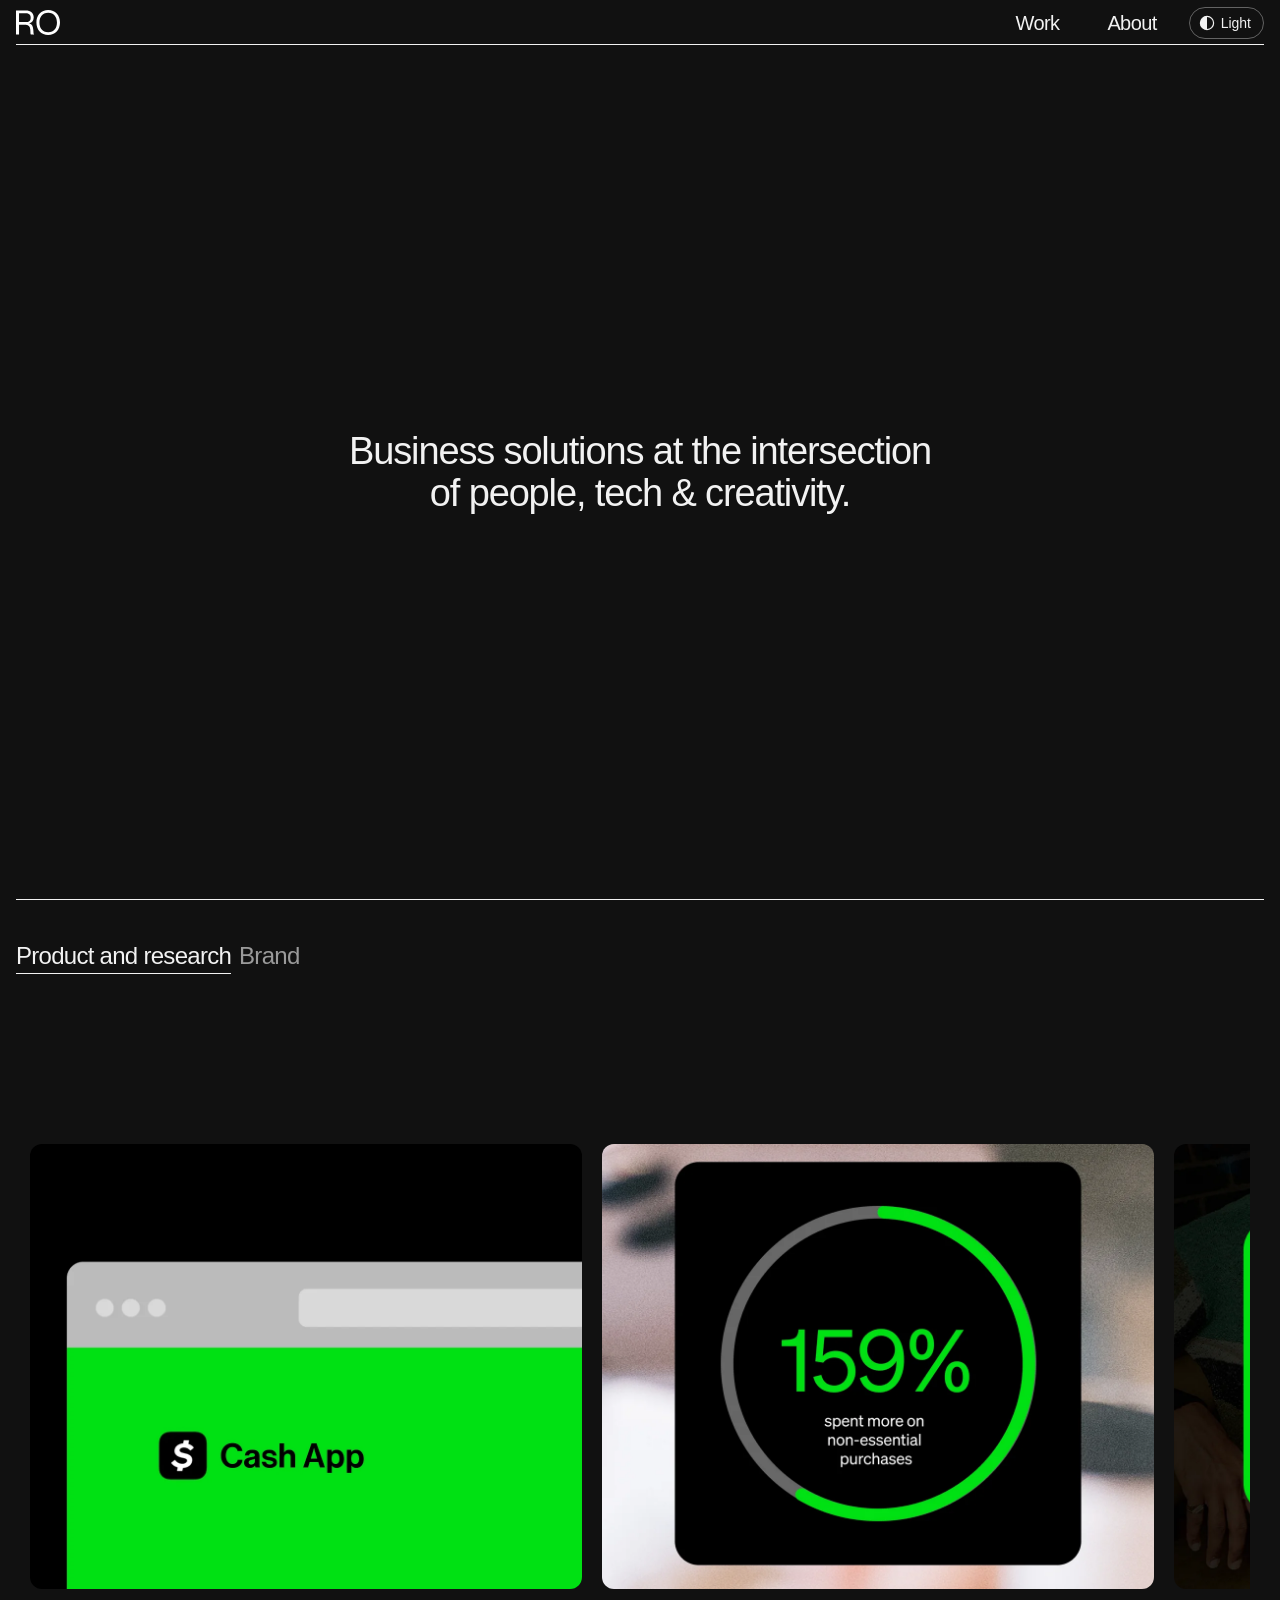
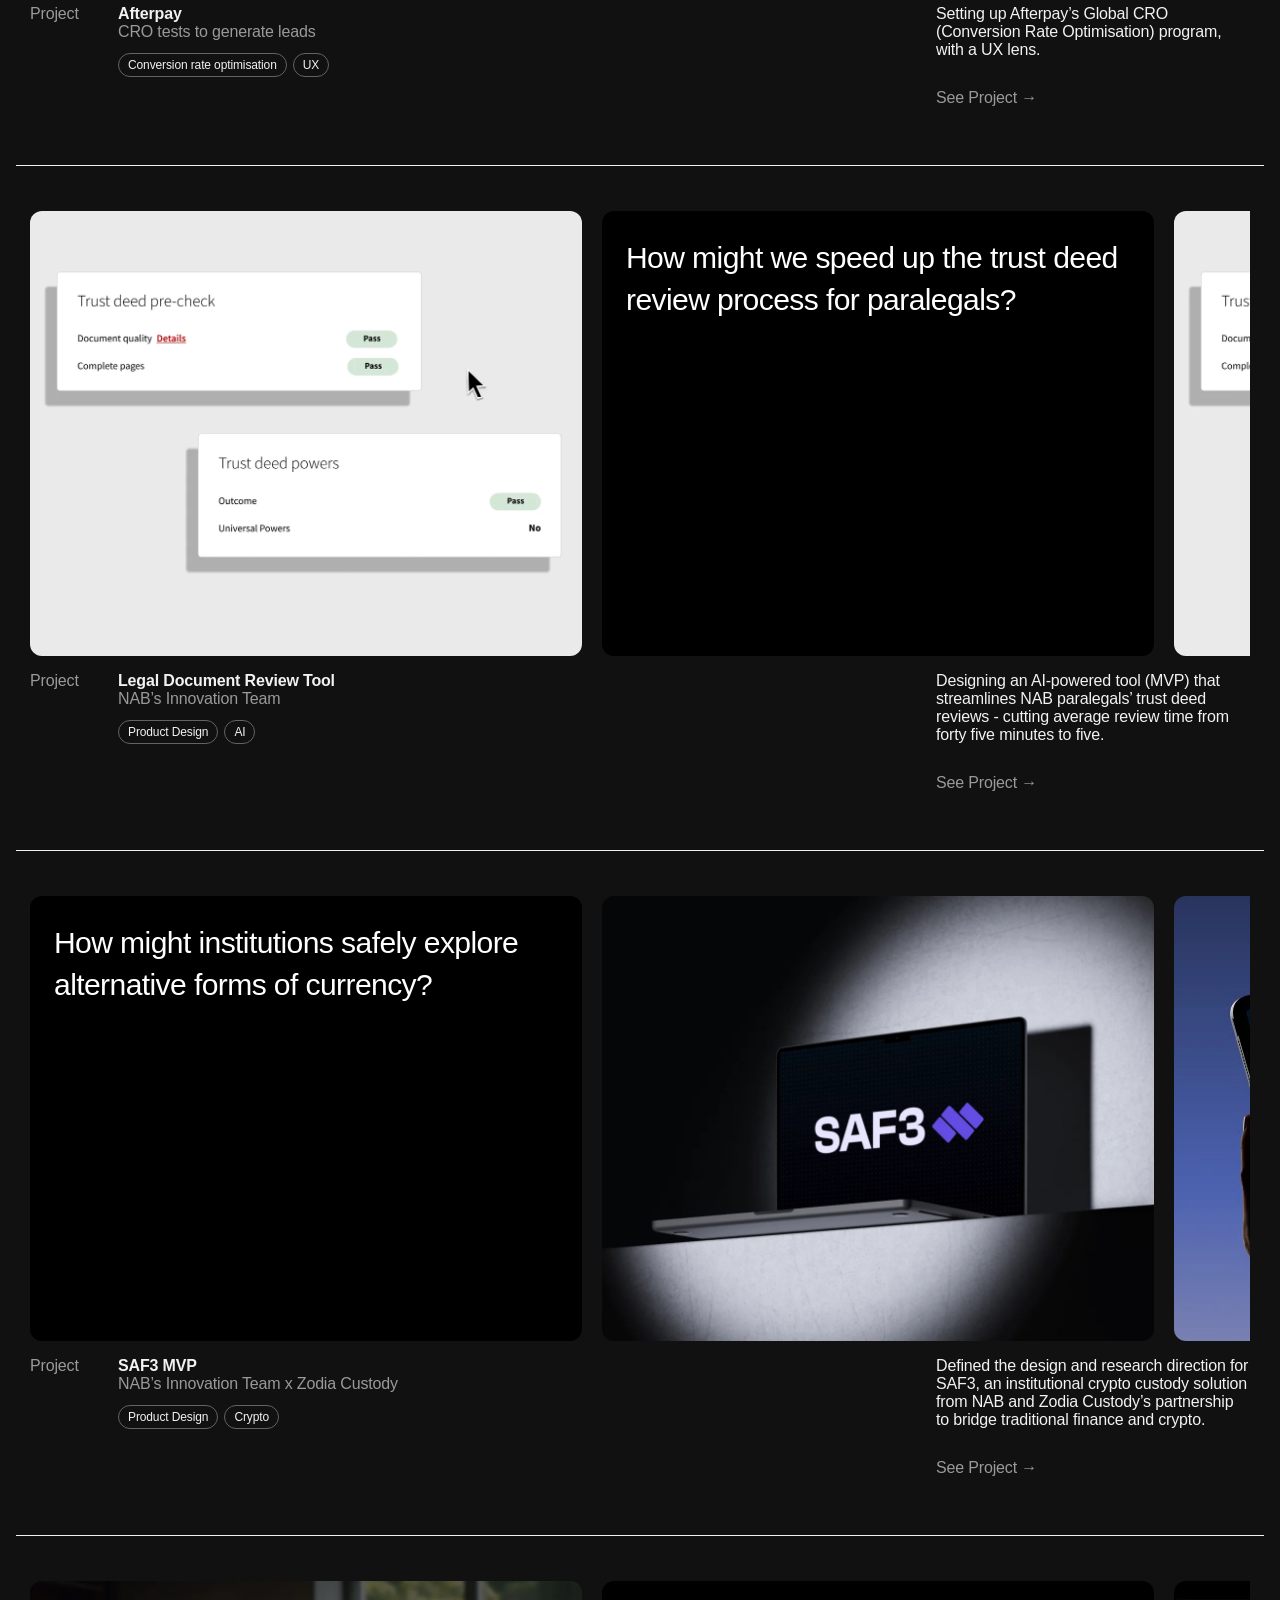
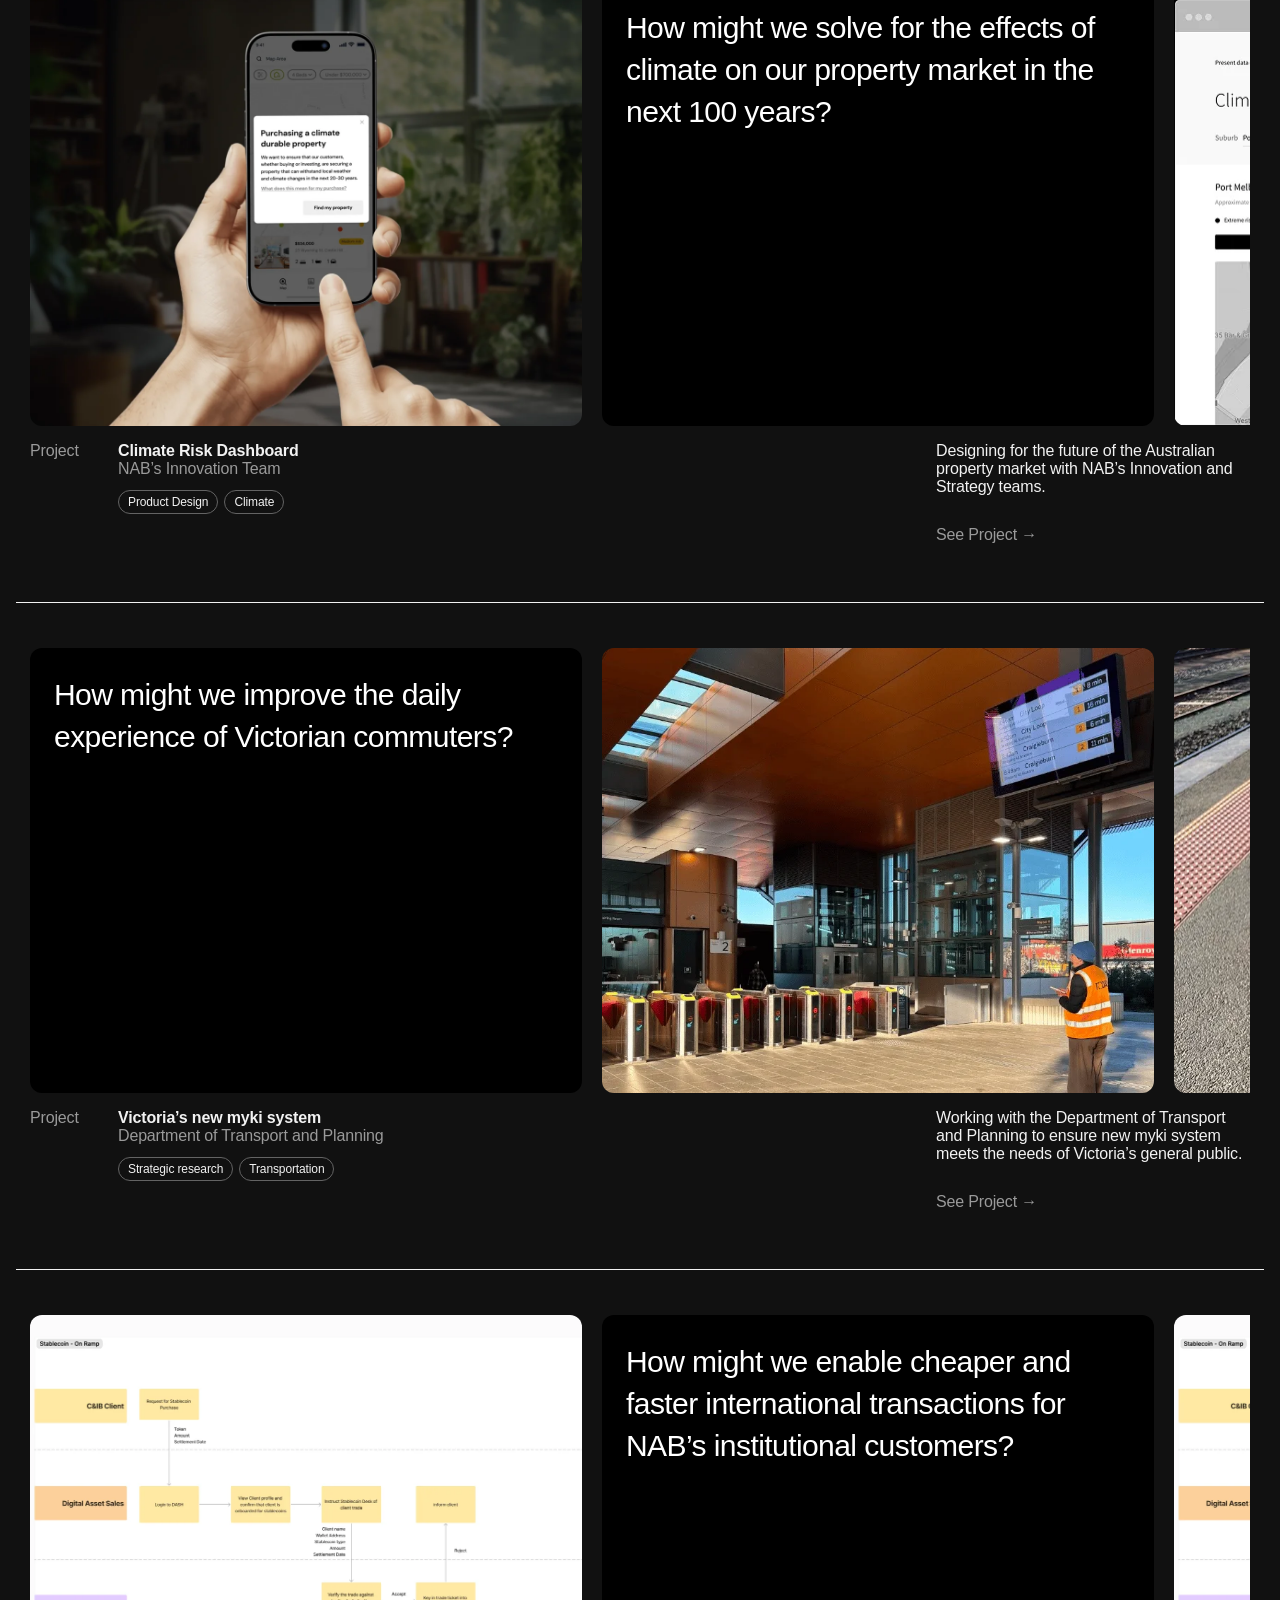
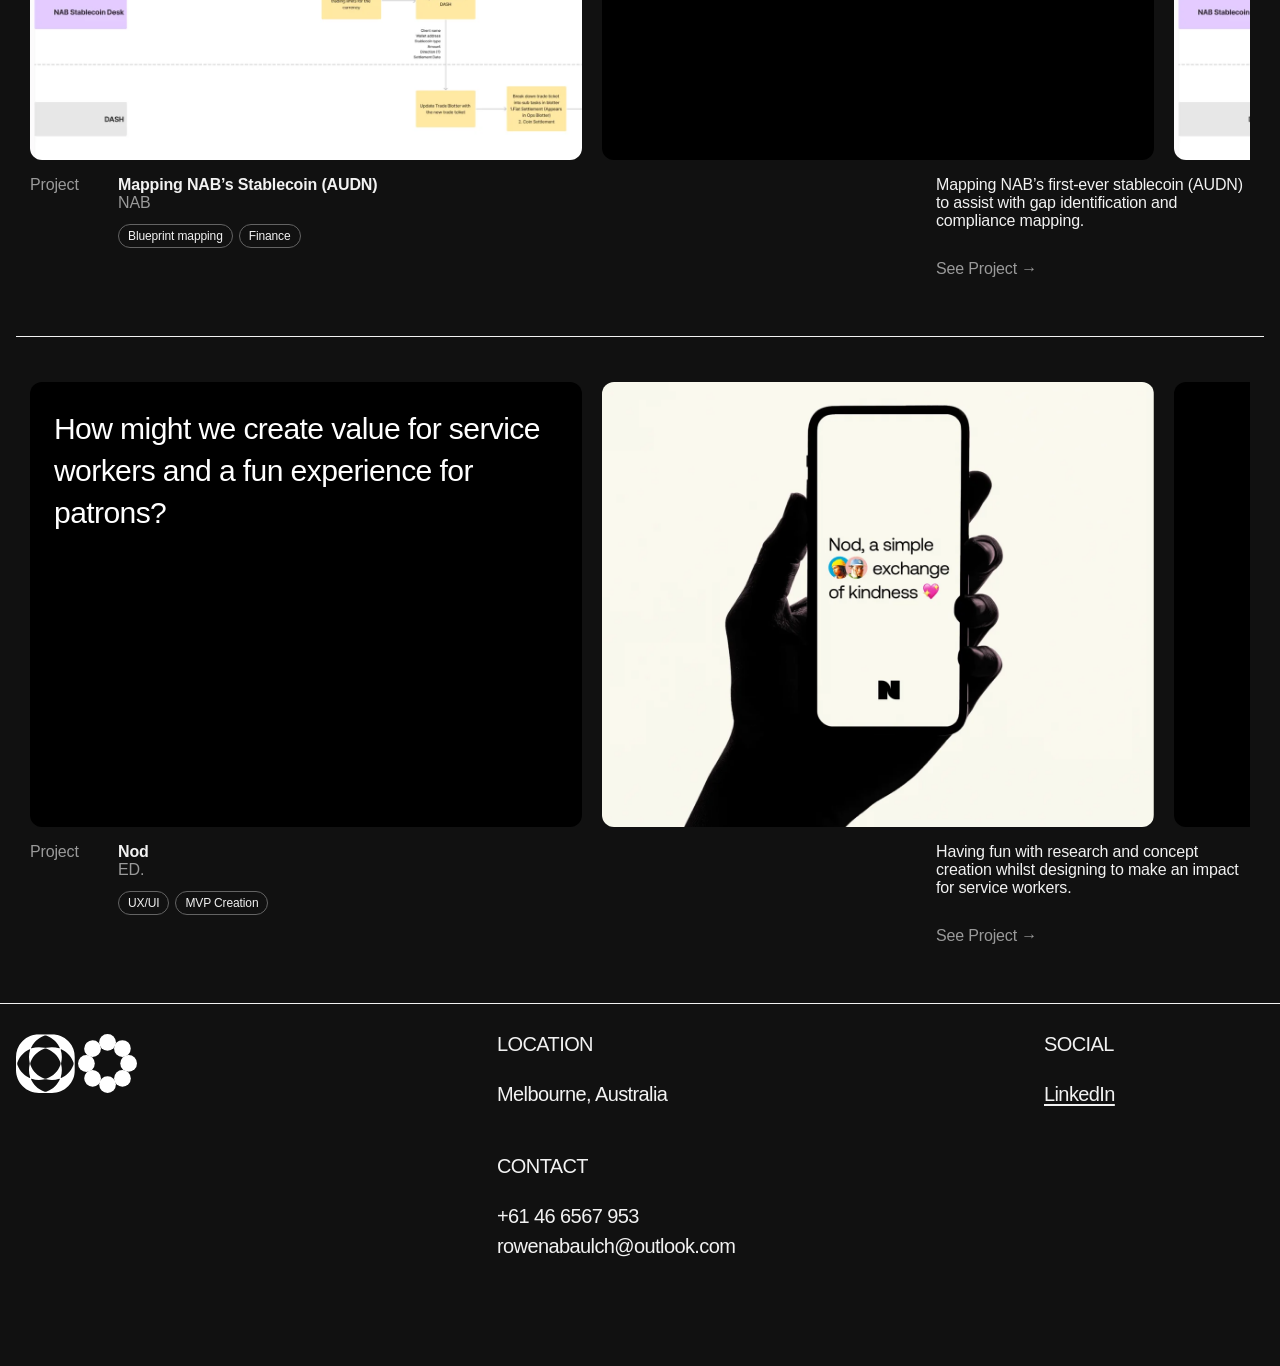
<file: index-strips.html>
<!doctype html>
<html lang="en-AU">
<head>
  <meta charset="utf-8">
  <meta name="viewport" content="width=device-width, initial-scale=1">
  <title>Rowena Baulch</title>
  <meta name="description" content="Rowena Baulch, a Melbourne designer working across product, research and brand.">
  <meta property="og:title" content="Rowena Baulch">
  <meta property="og:type" content="website">
  <meta property="og:url" content="https://rowenabaulch.com.au/">
  <script>
    // Every visit opens dark (Ro's call, 11 Nov 2026). Choosing light with the
    // toggle only lasts for this visit. Set before first paint, so no flash.
    (function () {
      var t = null;
      try { localStorage.removeItem('theme'); t = sessionStorage.getItem('theme'); } catch (e) {}
      document.documentElement.setAttribute('data-theme', t === 'light' ? 'light' : 'dark');
    })();
  </script>
  <link rel="icon" href="/assets/icons/favicon.svg" type="image/svg+xml">
  <link rel="icon" href="/assets/icons/favicon-32.png" sizes="32x32" type="image/png">
  <link rel="apple-touch-icon" href="/assets/icons/apple-touch-icon.png">
  <link rel="stylesheet" href="styles.css?v=78">
  <meta name="robots" content="noindex">
</head>
<body>
  <header class="nav">
    <a class="nav__logo" href="/" aria-label="Rowena Baulch, home"><img src="assets/icons/ro-wordmark.svg" alt=""></a>
    <div class="nav__end">
      <nav aria-label="Main">
        <ul class="nav__links">
          <li><a href="/#work">Work</a></li>
          <li><a href="/about">About</a></li>
        </ul>
      </nav>
      <button class="theme-toggle" type="button" aria-label="Switch to dark mode">
        <svg viewBox="0 0 20 20" aria-hidden="true" focusable="false"><circle cx="10" cy="10" r="8.25" fill="none" stroke="currentColor" stroke-width="1.5"/><path d="M10 1.75a8.25 8.25 0 0 1 0 16.5z" fill="currentColor"/></svg>
        <span class="theme-toggle__label" aria-hidden="true">Dark</span>
      </button>
    </div>
  </header>

  <main>
    <section class="hero">
      <h1>Business solutions at the intersection of people, tech &amp; creativity.</h1>
    </section>

    <nav class="tabs" aria-label="Work type">
      <a href="/" aria-current="page">Product and research</a>
      <a href="/pagebranding">Brand</a>
    </nav>

    <section class="work" id="work">
      <h2 class="visually-hidden">Product and research projects</h2>
      <article class="project">
        <div class="strip">
          <div class="strip__track">
            <img class="tile" src="assets/img/home/afterpay-1.webp" alt="Afterpay logo on a browser window" loading="lazy" decoding="async">
            <img class="tile" src="assets/img/home/afterpay-2.webp" alt="Stat card: 159% spent more on non-essential purchases" loading="lazy" decoding="async">
            <img class="tile" src="assets/img/home/afterpay-3.webp" alt="Afterpay banner: Ready to grow your business? Get started today" loading="lazy" decoding="async">
            <img aria-hidden="true" class="tile" src="assets/img/home/afterpay-1.webp" alt="" loading="lazy" decoding="async">
            <img aria-hidden="true" class="tile" src="assets/img/home/afterpay-2.webp" alt="" loading="lazy" decoding="async">
            <img aria-hidden="true" class="tile" src="assets/img/home/afterpay-3.webp" alt="" loading="lazy" decoding="async">
          </div>
        </div>
        <div class="project__meta">
          <span class="project__label">Project</span>
          <div>
            <h3 class="project__title">Afterpay</h3>
            <p class="project__client">CRO tests to generate leads</p>
            <ul class="tags"><li>Conversion rate optimisation</li><li>UX</li></ul>
          </div>
          <div>
            <p class="project__summary">Setting up Afterpay’s Global CRO (Conversion Rate Optimisation) program, with a UX lens.</p>
            <a class="project__link" href="/projectafterpayb2b">See Project <span aria-hidden="true">→</span></a>
          </div>
        </div>
      </article>
      <article class="project">
        <div class="strip">
          <div class="strip__track">
            <img class="tile" src="assets/img/home/legaldoc-1.webp" alt="Trust deed pre-check cards showing pass results" loading="lazy" decoding="async">
            <p class="tile tile--question">How might we speed up the trust deed review process for paralegals?</p>
            <img class="tile" src="assets/img/home/legaldoc-3.webp" alt="Legal Document Review Tool dashboard listing trust deeds" loading="lazy" decoding="async">
            <img aria-hidden="true" class="tile" src="assets/img/home/legaldoc-1.webp" alt="" loading="lazy" decoding="async">
            <p aria-hidden="true" class="tile tile--question">How might we speed up the trust deed review process for paralegals?</p>
            <img aria-hidden="true" class="tile" src="assets/img/home/legaldoc-3.webp" alt="" loading="lazy" decoding="async">
          </div>
        </div>
        <div class="project__meta">
          <span class="project__label">Project</span>
          <div>
            <h3 class="project__title">Legal Document Review Tool</h3>
            <p class="project__client">NAB’s Innovation Team</p>
            <ul class="tags"><li>Product Design</li><li>AI</li></ul>
          </div>
          <div>
            <p class="project__summary">Designing an AI-powered tool (MVP) that streamlines NAB paralegals’ trust deed reviews - cutting average review time from forty five minutes to five.</p>
            <a class="project__link" href="/projectlegaldoc">See Project <span aria-hidden="true">→</span></a>
          </div>
        </div>
      </article>
      <article class="project">
        <div class="strip">
          <div class="strip__track">
            <p class="tile tile--question">How might institutions safely explore alternative forms of currency?</p>
            <img class="tile" src="assets/img/home/saf3-2.webp" alt="SAF3 logo on a laptop screen" loading="lazy" decoding="async">
            <img class="tile" src="assets/img/home/saf3-3.webp" alt="SAF3 portfolio dashboard on a tablet" loading="lazy" decoding="async">
            <p aria-hidden="true" class="tile tile--question">How might institutions safely explore alternative forms of currency?</p>
            <img aria-hidden="true" class="tile" src="assets/img/home/saf3-2.webp" alt="" loading="lazy" decoding="async">
            <img aria-hidden="true" class="tile" src="assets/img/home/saf3-3.webp" alt="" loading="lazy" decoding="async">
          </div>
        </div>
        <div class="project__meta">
          <span class="project__label">Project</span>
          <div>
            <h3 class="project__title">SAF3 MVP</h3>
            <p class="project__client">NAB’s Innovation Team x Zodia Custody</p>
            <ul class="tags"><li>Product Design</li><li>Crypto</li></ul>
          </div>
          <div>
            <p class="project__summary">Defined the design and research direction for SAF3, an institutional crypto custody solution from NAB and Zodia Custody’s partnership to bridge traditional finance and crypto.</p>
            <a class="project__link" href="/projectsaf3">See Project <span aria-hidden="true">→</span></a>
          </div>
        </div>
      </article>
      <article class="project">
        <div class="strip">
          <div class="strip__track">
            <img class="tile" src="assets/img/home/climate-1.webp" alt="Climate risk app on a phone held in a home" loading="lazy" decoding="async">
            <p class="tile tile--question">How might we solve for the effects of climate on our property market in the next 100 years?</p>
            <img class="tile" src="assets/img/home/climate-3.webp" alt="Climate expected loss per suburb dashboard with a risk map" loading="lazy" decoding="async">
            <img aria-hidden="true" class="tile" src="assets/img/home/climate-1.webp" alt="" loading="lazy" decoding="async">
            <p aria-hidden="true" class="tile tile--question">How might we solve for the effects of climate on our property market in the next 100 years?</p>
            <img aria-hidden="true" class="tile" src="assets/img/home/climate-3.webp" alt="" loading="lazy" decoding="async">
          </div>
        </div>
        <div class="project__meta">
          <span class="project__label">Project</span>
          <div>
            <h3 class="project__title">Climate Risk Dashboard</h3>
            <p class="project__client">NAB’s Innovation Team</p>
            <ul class="tags"><li>Product Design</li><li>Climate</li></ul>
          </div>
          <div>
            <p class="project__summary">Designing for the future of the Australian property market with NAB’s Innovation and Strategy teams.</p>
            <a class="project__link" href="/projectclimate">See Project <span aria-hidden="true">→</span></a>
          </div>
        </div>
      </article>
      <article class="project">
        <div class="strip">
          <div class="strip__track">
            <p class="tile tile--question">How might we improve the daily experience of Victorian commuters?</p>
            <img class="tile" src="assets/img/home/myki-2.webp" alt="Ticket gates at a Victorian train station" loading="lazy" decoding="async">
            <img class="tile" src="assets/img/home/myki-3.webp" alt="Yellow myki reader on a station platform" loading="lazy" decoding="async">
            <p aria-hidden="true" class="tile tile--question">How might we improve the daily experience of Victorian commuters?</p>
            <img aria-hidden="true" class="tile" src="assets/img/home/myki-2.webp" alt="" loading="lazy" decoding="async">
            <img aria-hidden="true" class="tile" src="assets/img/home/myki-3.webp" alt="" loading="lazy" decoding="async">
          </div>
        </div>
        <div class="project__meta">
          <span class="project__label">Project</span>
          <div>
            <h3 class="project__title">Victoria’s new myki system</h3>
            <p class="project__client">Department of Transport and Planning</p>
            <ul class="tags"><li>Strategic research</li><li>Transportation</li></ul>
          </div>
          <div>
            <p class="project__summary">Working with the Department of Transport and Planning to ensure new myki system meets the needs of Victoria’s general public.</p>
            <a class="project__link" href="/projectmyki">See Project <span aria-hidden="true">→</span></a>
          </div>
        </div>
      </article>
      <article class="project">
        <div class="strip">
          <div class="strip__track">
            <img class="tile" src="assets/img/home/stablecoin-1.webp" alt="Service blueprint for the stablecoin on-ramp" loading="lazy" decoding="async">
            <p class="tile tile--question">How might we enable cheaper and faster international transactions for NAB’s institutional customers?</p>
            <img class="tile" src="assets/img/home/stablecoin-1.webp" alt="Service blueprint for the stablecoin on-ramp" loading="lazy" decoding="async">
            <img aria-hidden="true" class="tile" src="assets/img/home/stablecoin-1.webp" alt="" loading="lazy" decoding="async">
            <p aria-hidden="true" class="tile tile--question">How might we enable cheaper and faster international transactions for NAB’s institutional customers?</p>
            <img aria-hidden="true" class="tile" src="assets/img/home/stablecoin-1.webp" alt="" loading="lazy" decoding="async">
          </div>
        </div>
        <div class="project__meta">
          <span class="project__label">Project</span>
          <div>
            <h3 class="project__title">Mapping NAB’s Stablecoin (AUDN)</h3>
            <p class="project__client">NAB</p>
            <ul class="tags"><li>Blueprint mapping</li><li>Finance</li></ul>
          </div>
          <div>
            <p class="project__summary">Mapping NAB’s first-ever stablecoin (AUDN) to assist with gap identification and compliance mapping.</p>
            <a class="project__link" href="/projectstablecoin">See Project <span aria-hidden="true">→</span></a>
          </div>
        </div>
      </article>
      <article class="project">
        <div class="strip">
          <div class="strip__track">
            <p class="tile tile--question">How might we create value for service workers and a fun experience for patrons?</p>
            <img class="tile" src="assets/img/home/nod-2.webp" alt="Nod app: a simple exchange of kindness" loading="lazy" decoding="async">
            <img class="tile" src="assets/img/home/nod-3.webp" alt="Nod app screen with points and send cash" loading="lazy" decoding="async">
            <p aria-hidden="true" class="tile tile--question">How might we create value for service workers and a fun experience for patrons?</p>
            <img aria-hidden="true" class="tile" src="assets/img/home/nod-2.webp" alt="" loading="lazy" decoding="async">
            <img aria-hidden="true" class="tile" src="assets/img/home/nod-3.webp" alt="" loading="lazy" decoding="async">
          </div>
        </div>
        <div class="project__meta">
          <span class="project__label">Project</span>
          <div>
            <h3 class="project__title">Nod</h3>
            <p class="project__client">ED.</p>
            <ul class="tags"><li>UX/UI</li><li>MVP Creation</li></ul>
          </div>
          <div>
            <p class="project__summary">Having fun with research and concept creation whilst designing to make an impact for service workers.</p>
            <a class="project__link" href="/projectnod">See Project <span aria-hidden="true">→</span></a>
          </div>
        </div>
      </article>
    </section>
  </main>

  <footer class="footer">
    <div class="footer__marks"><img src="assets/icons/footer-marks.svg" alt=""></div>
    <div>
      <section>
        <h2>LOCATION</h2>
        <p>Melbourne, Australia</p>
      </section>
      <section>
        <h2>CONTACT</h2>
        <p><a href="tel:+61466567953">+61 46 6567 953</a></p>
        <p><a href="mailto:rowenabaulch@outlook.com">rowenabaulch@outlook.com</a></p>
      </section>
    </div>
    <div class="footer__col--right">
      <section>
        <h2>SOCIAL</h2>
        <p><a href="https://www.linkedin.com/in/rowena-baulch-08396ab8/">LinkedIn</a></p>
      </section>
    </div>
  </footer>
  <script src="assets/site.js?v=4" defer></script>
</body>
</html>
</file>
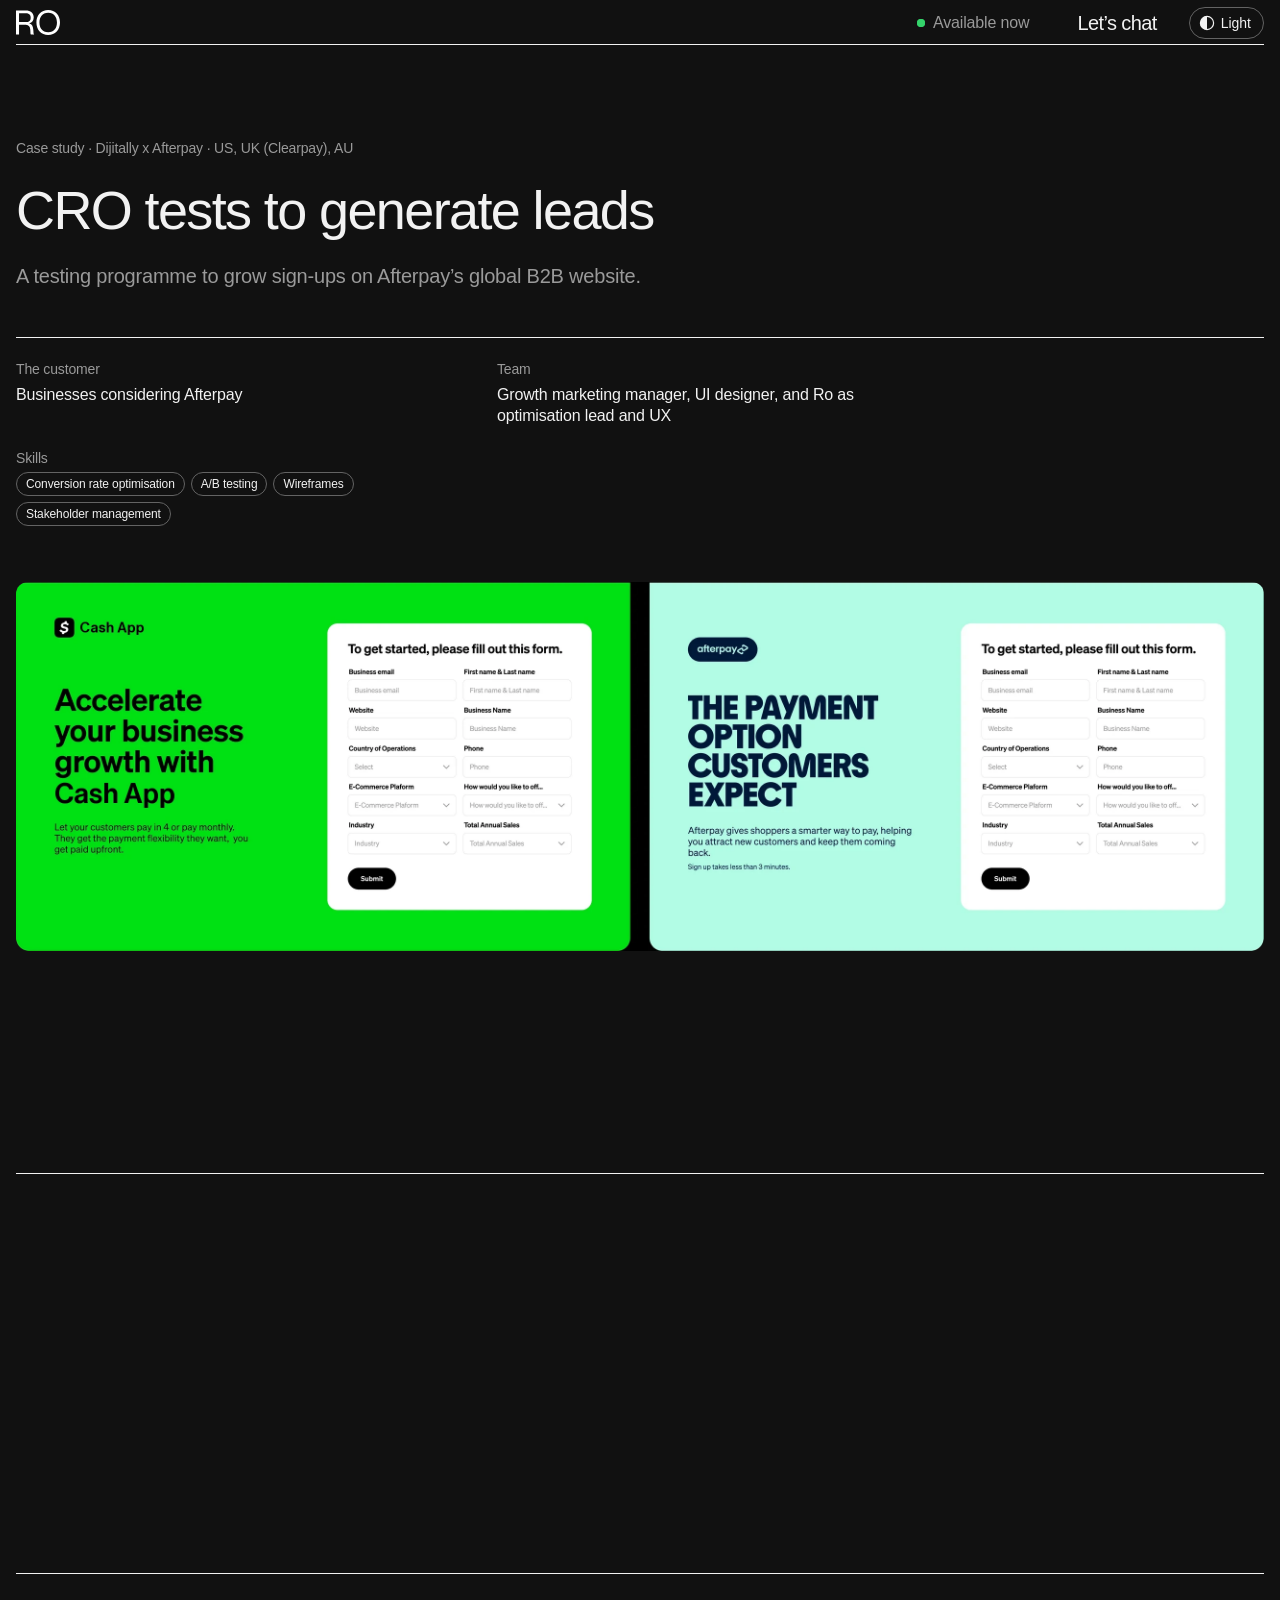
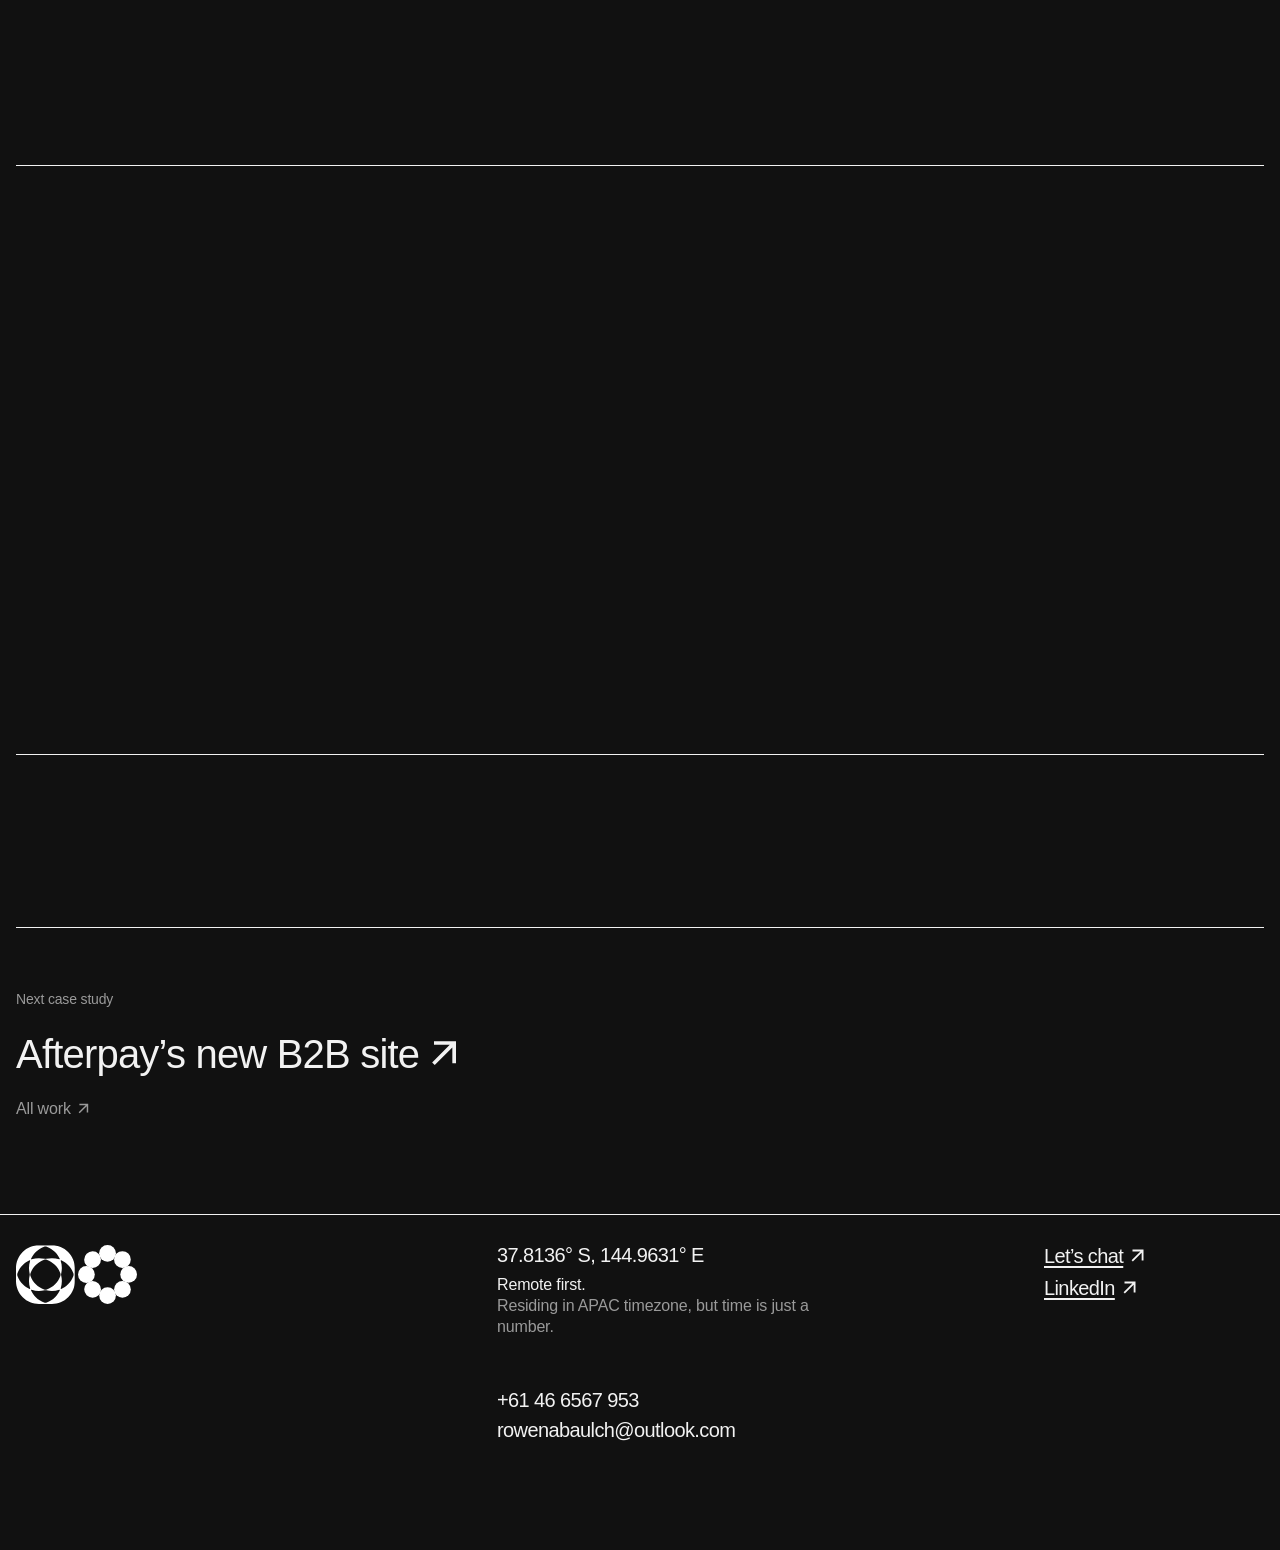
<file: projectafterpayb2b.html>
<!doctype html>
<html lang="en-AU">
<head>
  <meta charset="utf-8">
  <meta name="viewport" content="width=device-width, initial-scale=1">
  <title>CRO tests to generate leads · Rowena Baulch</title>
  <meta name="description" content="A testing programme to grow sign-ups on Afterpay’s global B2B website.">
  <link rel="canonical" href="https://rowenabaulch.com.au/projectafterpayb2b">
  <meta property="og:site_name" content="Rowena Baulch">
  <meta property="og:title" content="CRO tests to generate leads · Rowena Baulch">
  <meta property="og:description" content="A testing programme to grow sign-ups on Afterpay’s global B2B website.">
  <meta property="og:type" content="article">
  <meta property="og:url" content="https://rowenabaulch.com.au/projectafterpayb2b">
  <meta property="og:locale" content="en_AU">
  <meta property="og:image" content="https://rowenabaulch.com.au/assets/img/cases/afterpay-2.webp">
  <meta name="twitter:card" content="summary_large_image">
  <meta name="twitter:title" content="CRO tests to generate leads · Rowena Baulch">
  <meta name="twitter:description" content="A testing programme to grow sign-ups on Afterpay’s global B2B website.">
  <meta name="twitter:image" content="https://rowenabaulch.com.au/assets/img/cases/afterpay-2.webp">
  <script>
    // Every visit opens dark (Ro's call, 11 Nov 2026). Choosing light with the
    // toggle only lasts for this visit. Set before first paint, so no flash.
    (function () {
      var t = null;
      try { localStorage.removeItem('theme'); t = sessionStorage.getItem('theme'); } catch (e) {}
      document.documentElement.setAttribute('data-theme', t === 'light' ? 'light' : 'dark');
    })();
  </script>
  <link rel="icon" href="/assets/icons/favicon.svg" type="image/svg+xml">
  <link rel="icon" href="/assets/icons/favicon-32.png" sizes="32x32" type="image/png">
  <link rel="apple-touch-icon" href="/assets/icons/apple-touch-icon.png">
  <link rel="stylesheet" href="styles.css?v=90">
</head>
<body>
  <header class="nav">
    <a class="nav__logo" href="/" aria-label="Rowena Baulch, home"><img src="assets/icons/ro-wordmark.svg" alt=""></a>
    <div class="nav__end">
      <nav aria-label="Main">
        <ul class="nav__links">
          <li class="nav__status"><span class="nav__dot" aria-hidden="true"></span><span class="nav__status-text">Available now</span></li>
          <li><button class="nav__cta" type="button" aria-haspopup="dialog" aria-controls="intake">Let’s chat</button></li>
        </ul>
      </nav>
      <button class="theme-toggle" type="button" aria-label="Switch to dark mode">
        <svg viewBox="0 0 20 20" aria-hidden="true" focusable="false"><circle cx="10" cy="10" r="8.25" fill="none" stroke="currentColor" stroke-width="1.5"/><path d="M10 1.75a8.25 8.25 0 0 1 0 16.5z" fill="currentColor"/></svg>
        <span class="theme-toggle__label" aria-hidden="true">Dark</span>
      </button>
    </div>
  </header>

  <main class="case">
    <header class="case__head">
      <p class="case__eyebrow">Case study · Dijitally x Afterpay · US, UK (Clearpay), AU</p>
      <h1 class="case__title">CRO tests to generate leads</h1>
      <p class="case__summary">A testing programme to grow sign-ups on Afterpay’s global B2B website.</p>
      <dl class="case__facts">
        <div><dt>The customer</dt><dd>Businesses considering Afterpay</dd></div>
        <div><dt>Team</dt><dd>Growth marketing manager, UI designer, and Ro as optimisation lead and UX</dd></div>
        <div><dt>Skills</dt><dd><ul class="tags"><li>Conversion rate optimisation</li><li>A/B testing</li><li>Wireframes</li><li>Stakeholder management</li></ul></dd></div>
      </dl>
    </header>

    <img class="case__hero" src="assets/img/cases/afterpay-1.webp?v=4" alt="The same sign-up page in two regional brands: Cash App in green, Clearpay in mint, each with the lead form beside the headline" decoding="async">

    <section class="case__row" aria-labelledby="problem">
      <h2 class="section-title" id="problem" data-reveal>The problem</h2>
      <p class="case__lead" data-reveal>Afterpay’s global team had no way to keep testing and improving their B2B website, or its most important page: the form businesses use to apply.</p>
    </section>

    <section class="case__row" aria-labelledby="solution">
      <h2 class="section-title" id="solution" data-reveal>How Ro solved it</h2>
      <ol class="case__steps" data-reveal>
            <li><span class="case__num">01</span><span>Set up a CRO playbook with the client, defining who owns design, testing and sign-off.</span></li>
            <li><span class="case__num">02</span><span>Built a master test tracker that folded in UX audit findings, and won over a hesitant team by framing the programme around learning, not being right.</span></li>
            <li><span class="case__num">03</span><span>Turned metrics from Afterpay’s data scientists into test recommendations.</span></li>
            <li><span class="case__num">04</span><span>Designed wireframes, briefs and dev notes, then worked with the UI designer to apply the brand across US, UK and AU.</span></li>
      </ol>
    </section>

    <section class="case__row" aria-labelledby="outcome">
      <h2 class="section-title" id="outcome" data-reveal>Outcome</h2>
      <p class="case__lead case__lead--ink" data-reveal>Phase 1 launched with over 10 tests, combining new designs with multivariate tests.</p>
    </section>

      <section class="case__row case__row--gallery" aria-label="More from this project">
        <h2 class="section-title" data-reveal>Inside the work</h2>
        <div class="case__gallery">
          <figure class="case__figure" data-reveal>
            <img src="assets/img/cases/afterpay-2.webp" alt="Slide showing the scope of the CRO programme" loading="lazy" decoding="async">
            <figcaption>From Ro’s process slides: the scope of the CRO programme.</figcaption>
          </figure>
        </div>
      </section>

    <section class="case__row" aria-labelledby="learned">
      <h2 class="section-title" id="learned" data-reveal>What Ro learned</h2>
      <p class="case__body" data-reveal>Some metrics the client wanted to test, like scroll depth, are too subjective for A/B testing. Ro pushed for usability testing in phase 2.</p>
    </section>

    <nav class="case__next" aria-label="Next case study">
      <p class="case__eyebrow">Next case study</p>
      <a class="link case__next-link" href="/projectafterpaywebsite">Afterpay’s new B2B site <svg class="icon icon--arrow" viewBox="0 -960 960 960" aria-hidden="true" focusable="false"><path d="m256-240-56-56 384-384H240v-80h480v480h-80v-344L256-240Z"/></svg></a>
      <a class="link case__all" href="/#work">All work <svg class="icon icon--arrow" viewBox="0 -960 960 960" aria-hidden="true" focusable="false"><path d="m256-240-56-56 384-384H240v-80h480v480h-80v-344L256-240Z"/></svg></a>
    </nav>
  </main>

  <dialog class="intake" id="intake" aria-labelledby="intake-title">
    <div class="intake__inner">
      <button class="intake__close" type="button" aria-label="Close">×</button>
      <div class="intake__form-wrap">
        <p class="intake__eyebrow">Let’s chat</p>
        <h2 class="intake__title" id="intake-title">Tell Ro about your project</h2>
        <p class="intake__lede">A few details and Ro will get back to you, usually within a day. Your message opens ready to send in WhatsApp or email.</p>

        <form class="intake__form" novalidate>
          <div class="intake__row">
            <label class="field">
              <span class="field__label">Name</span>
              <input name="name" type="text" autocomplete="name" required>
            </label>
            <label class="field">
              <span class="field__label">Company <span class="field__opt">(optional)</span></span>
              <input name="company" type="text" autocomplete="organization">
            </label>
          </div>
          <label class="field">
            <span class="field__label">Email <span class="field__opt">(optional)</span></span>
            <input name="email" type="email" autocomplete="email">
          </label>

          <fieldset class="field">
            <legend class="field__label">What can Ro help with?</legend>
            <div class="choices">
              <label class="choice"><input type="checkbox" name="help" value="Product design"><span>Product design</span></label>
              <label class="choice"><input type="checkbox" name="help" value="UX research"><span>UX research</span></label>
              <label class="choice"><input type="checkbox" name="help" value="AI workflows"><span>AI workflows</span></label>
              <label class="choice"><input type="checkbox" name="help" value="Conversion and testing"><span>Conversion and testing</span></label>
              <label class="choice"><input type="checkbox" name="help" value="Full-time role"><span>Full-time role</span></label>
              <label class="choice"><input type="checkbox" name="help" value="Something else"><span>Something else</span></label>
            </div>
          </fieldset>

          <label class="field">
            <span class="field__label">Timeline</span>
            <select name="timeline">
              <option value="">Choose one</option>
              <option>As soon as possible</option>
              <option>In the next month</option>
              <option>In 1 to 3 months</option>
              <option>Just exploring</option>
            </select>
          </label>

          <label class="field">
            <span class="field__label">About the project</span>
            <textarea name="details" rows="5" required placeholder="What’s the problem, and what would a great outcome look like?"></textarea>
          </label>

          <p class="intake__error" role="alert" hidden>Please add your name and a little about the project.</p>

          <div class="intake__actions">
            <button class="intake__send" type="submit" value="whatsapp">Send on WhatsApp</button>
            <button class="intake__send intake__send--alt" type="submit" value="email">Send by email</button>
          </div>
          <p class="intake__note">Nothing is stored on this site. Your message goes straight from your WhatsApp or email.</p>
        </form>
      </div>

      <div class="intake__done" hidden tabindex="-1">
        <p class="intake__eyebrow">Almost there</p>
        <h2 class="intake__title">Your message is ready</h2>
        <p class="intake__lede">Press send in <span data-channel>WhatsApp</span> and it comes straight to Ro. Thanks for reaching out.</p>
        <button class="intake__send intake__send--alt" type="button" data-intake-reset>Back to the form</button>
      </div>
    </div>
  </dialog>

  <footer class="footer">
    <div class="footer__marks"><img src="assets/icons/footer-marks.svg" alt=""></div>
    <div>
      <section aria-label="Location">
        <p class="footer__coords">37.8136° S, 144.9631° E</p>
        <p class="footer__note"><span>Remote first.</span> Residing in APAC timezone, but time is just a number.</p>
      </section>
      <section aria-label="Contact">
        <p><a href="tel:+61466567953">+61 46 6567 953</a></p>
        <p><a href="mailto:rowenabaulch@outlook.com">rowenabaulch@outlook.com</a></p>
      </section>
    </div>
    <div class="footer__col--right">
      <section aria-label="Social">
        <p><button class="nav__cta footer__cta link" type="button" aria-haspopup="dialog" aria-controls="intake">Let’s chat <svg class="icon icon--arrow" viewBox="0 -960 960 960" aria-hidden="true" focusable="false"><path d="m256-240-56-56 384-384H240v-80h480v480h-80v-344L256-240Z"/></svg></button></p>
        <p><a class="link" href="https://www.linkedin.com/in/rowena-baulch-08396ab8/">LinkedIn <svg class="icon icon--arrow" viewBox="0 -960 960 960" aria-hidden="true" focusable="false"><path d="m256-240-56-56 384-384H240v-80h480v480h-80v-344L256-240Z"/></svg></a></p>
      </section>
    </div>
  </footer>
  <script src="assets/site.js?v=4" defer></script>
</body>
</html>
</file>
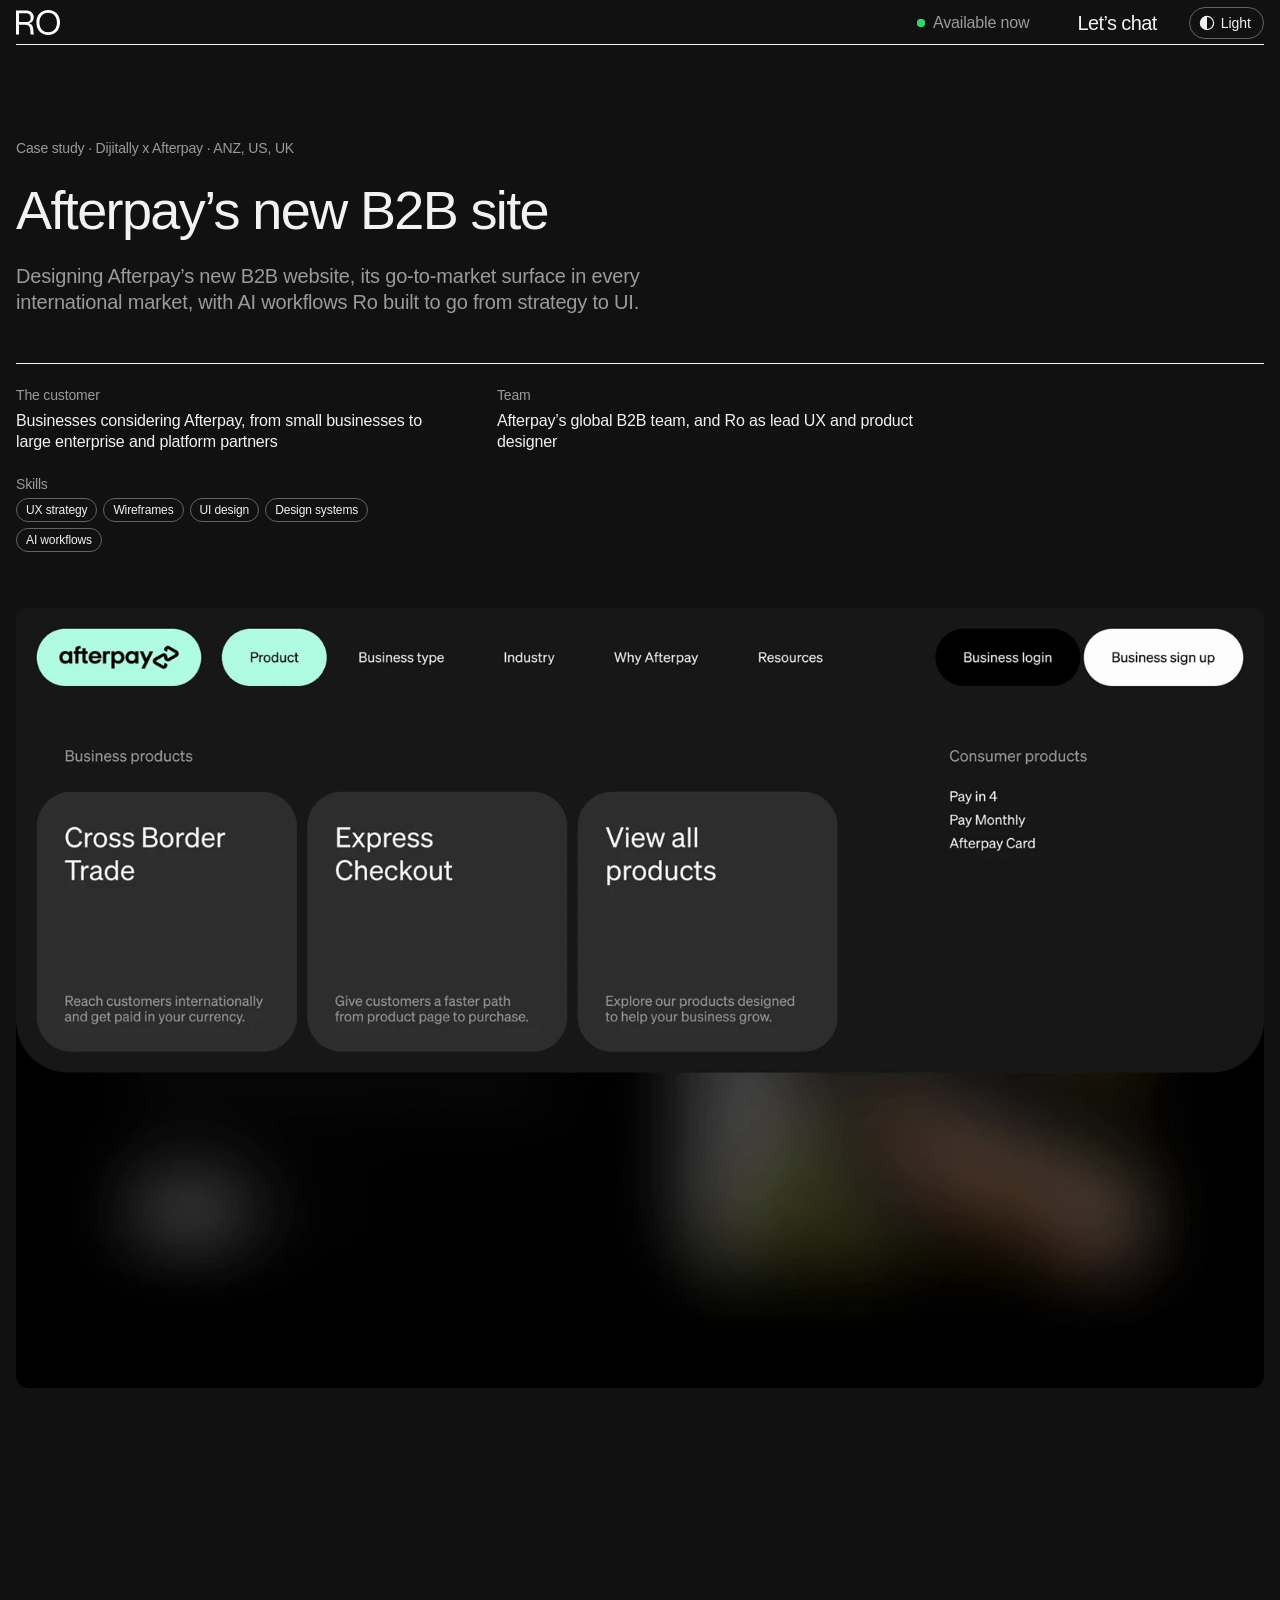
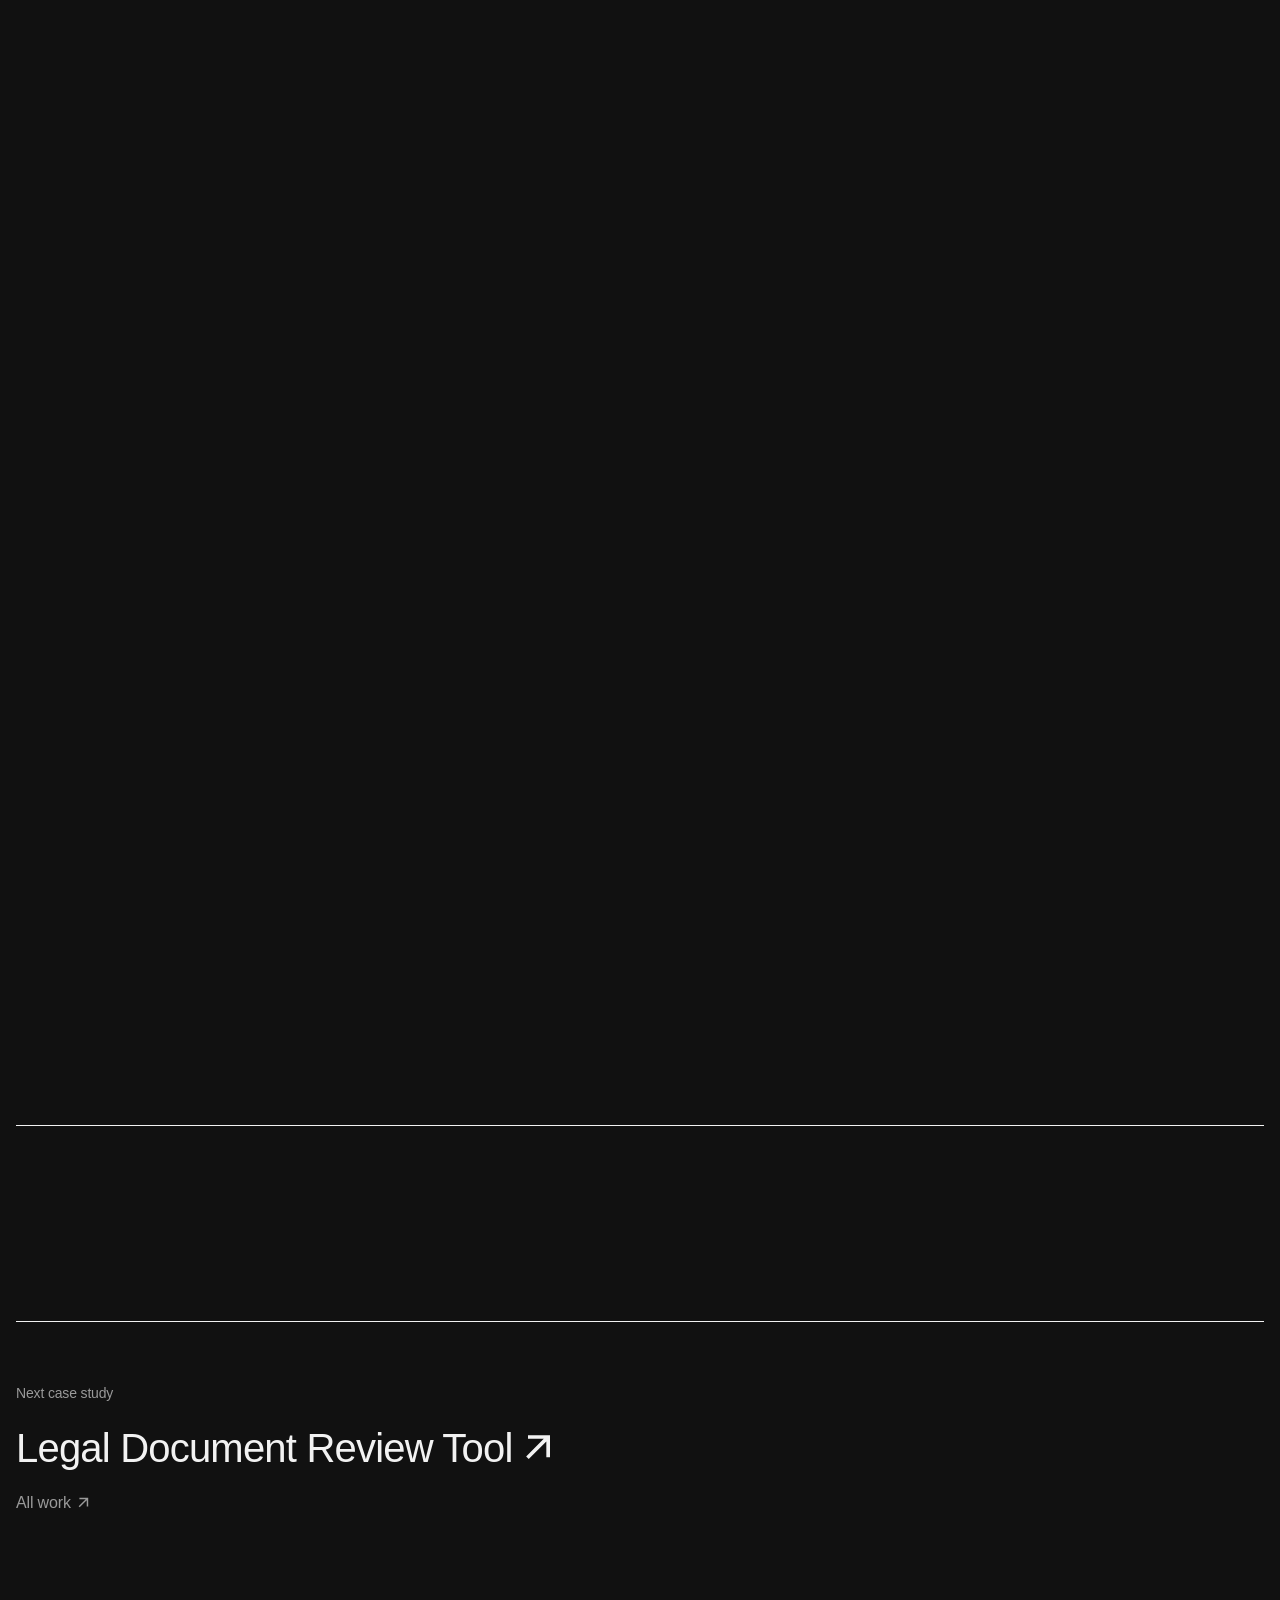
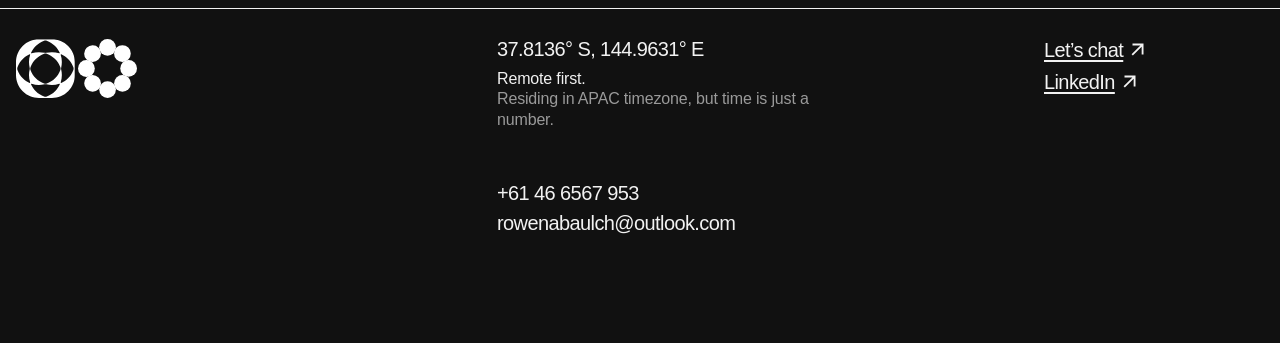
<file: projectafterpaywebsite.html>
<!doctype html>
<html lang="en-AU">
<head>
  <meta charset="utf-8">
  <meta name="viewport" content="width=device-width, initial-scale=1">
  <title>Afterpay’s new B2B site · Rowena Baulch</title>
  <meta name="description" content="Designing Afterpay’s new B2B website, its go-to-market surface in every international market, with AI workflows Ro built to go from strategy to UI.">
  <link rel="canonical" href="https://rowenabaulch.com.au/projectafterpaywebsite">
  <meta property="og:site_name" content="Rowena Baulch">
  <meta property="og:title" content="Afterpay’s new B2B site · Rowena Baulch">
  <meta property="og:description" content="Designing Afterpay’s new B2B website, its go-to-market surface in every international market, with AI workflows Ro built to go from strategy to UI.">
  <meta property="og:type" content="article">
  <meta property="og:url" content="https://rowenabaulch.com.au/projectafterpaywebsite">
  <meta property="og:locale" content="en_AU">
  <meta property="og:image" content="https://rowenabaulch.com.au/assets/img/cases/afterpay-site-2.webp">
  <meta name="twitter:card" content="summary_large_image">
  <meta name="twitter:title" content="Afterpay’s new B2B site · Rowena Baulch">
  <meta name="twitter:description" content="Designing Afterpay’s new B2B website, its go-to-market surface in every international market, with AI workflows Ro built to go from strategy to UI.">
  <meta name="twitter:image" content="https://rowenabaulch.com.au/assets/img/cases/afterpay-site-2.webp">
  <script>
    // Every visit opens dark (Ro's call, 11 Nov 2026). Choosing light with the
    // toggle only lasts for this visit. Set before first paint, so no flash.
    (function () {
      var t = null;
      try { localStorage.removeItem('theme'); t = sessionStorage.getItem('theme'); } catch (e) {}
      document.documentElement.setAttribute('data-theme', t === 'light' ? 'light' : 'dark');
    })();
  </script>
  <link rel="icon" href="/assets/icons/favicon.svg" type="image/svg+xml">
  <link rel="icon" href="/assets/icons/favicon-32.png" sizes="32x32" type="image/png">
  <link rel="apple-touch-icon" href="/assets/icons/apple-touch-icon.png">
  <link rel="stylesheet" href="styles.css?v=90">
</head>
<body>
  <header class="nav">
    <a class="nav__logo" href="/" aria-label="Rowena Baulch, home"><img src="assets/icons/ro-wordmark.svg" alt=""></a>
    <div class="nav__end">
      <nav aria-label="Main">
        <ul class="nav__links">
          <li class="nav__status"><span class="nav__dot" aria-hidden="true"></span><span class="nav__status-text">Available now</span></li>
          <li><button class="nav__cta" type="button" aria-haspopup="dialog" aria-controls="intake">Let’s chat</button></li>
        </ul>
      </nav>
      <button class="theme-toggle" type="button" aria-label="Switch to dark mode">
        <svg viewBox="0 0 20 20" aria-hidden="true" focusable="false"><circle cx="10" cy="10" r="8.25" fill="none" stroke="currentColor" stroke-width="1.5"/><path d="M10 1.75a8.25 8.25 0 0 1 0 16.5z" fill="currentColor"/></svg>
        <span class="theme-toggle__label" aria-hidden="true">Dark</span>
      </button>
    </div>
  </header>

  <main class="case">
    <header class="case__head">
      <p class="case__eyebrow">Case study · Dijitally x Afterpay · ANZ, US, UK</p>
      <h1 class="case__title">Afterpay’s new B2B site</h1>
      <p class="case__summary">Designing Afterpay’s new B2B website, its go-to-market surface in every international market, with AI workflows Ro built to go from strategy to UI.</p>
      <dl class="case__facts">
        <div><dt>The customer</dt><dd>Businesses considering Afterpay, from small businesses to large enterprise and platform partners</dd></div>
        <div><dt>Team</dt><dd>Afterpay’s global B2B team, and Ro as lead UX and product designer</dd></div>
        <div><dt>Skills</dt><dd><ul class="tags"><li>UX strategy</li><li>Wireframes</li><li>UI design</li><li>Design systems</li><li>AI workflows</li></ul></dd></div>
      </dl>
    </header>

    <video class="case__hero" src="assets/video/afterpay-nav.mp4?v=3"
           poster="assets/img/cases/afterpay-nav-poster.webp?v=2"
           autoplay loop muted playsinline preload="metadata"
           aria-label="The site’s main navigation, opening in turn on Product, Business type, Industry, Why Afterpay and Resources"></video>

    <section class="case__row" aria-labelledby="problem">
      <h2 class="section-title" id="problem" data-reveal>The problem</h2>
      <p class="case__lead" data-reveal>Afterpay needed a new B2B website for every international market, with many page types for different businesses, all built consistently from one design system.</p>
    </section>

    <section class="case__row" aria-labelledby="solution">
      <h2 class="section-title" id="solution" data-reveal>How Ro solved it</h2>
      <ol class="case__steps" data-reveal>
            <li><span class="case__num">01</span><span>Started every page from strategy: module intent cards tied to the business segment each page serves, before any layout.</span></li>
            <li><span class="case__num">02</span><span>Built an AI workflow in Figma that turns that strategy and approved components into wireframes, so pages start from real modules, not blank frames.</span></li>
            <li><span class="case__num">03</span><span>Reworked the wireframes by hand, then ran a review workflow that compares Ro’s version with the AI’s and folds each lesson back in, so the same correction isn’t needed twice.</span></li>
            <li><span class="case__num">04</span><span>Converted approved wireframes into high-fidelity UI from the Afterpay B2B Design Library’s production components, including locale and mobile versions.</span></li>
      </ol>
    </section>

    <section class="case__row" aria-labelledby="outcome">
      <h2 class="section-title" id="outcome" data-reveal>Outcome</h2>
      <p class="case__lead case__lead--ink" data-reveal>Pages across the site, from homepages for ANZ, the US and the UK to product, industry, partner and support pages, all on one skeleton and one design system.</p>
    </section>

      <section class="case__row case__row--gallery" aria-label="More from this project">
        <h2 class="section-title" data-reveal>Inside the work</h2>
        <figure class="case__flow" data-reveal>
          <ol class="flow" aria-label="From strategy to UI">
            <li class="flow__step">
              <div class="flow__box"><div class="flow__text">Strategy: module intent cards for the page’s business segment</div></div>
            </li>
            <li class="flow__step">
              <div class="flow__box"><svg class="icon flow__arrow" viewBox="0 -960 960 960" aria-hidden="true"><path d="M647-440H160v-80h487L423-744l57-56 320 320-320 320-57-56 224-224Z"/></svg><div class="flow__text">Wireframes built from approved components by Ro’s Figma AI workflow</div></div>
            </li>
            <li class="flow__step">
              <div class="flow__box"><svg class="icon flow__arrow" viewBox="0 -960 960 960" aria-hidden="true"><path d="M647-440H160v-80h487L423-744l57-56 320 320-320 320-57-56 224-224Z"/></svg><div class="flow__text">Ro reworks the wireframes</div></div>
            </li>
            <li class="flow__step">
              <div class="flow__box"><svg class="icon flow__arrow" viewBox="0 -960 960 960" aria-hidden="true"><path d="M647-440H160v-80h487L423-744l57-56 320 320-320 320-57-56 224-224Z"/></svg><div class="flow__text">Review: Ro’s version is compared with the AI’s, and the lesson goes back into the workflow</div></div>
            </li>
            <li class="flow__step">
              <div class="flow__box"><svg class="icon flow__arrow" viewBox="0 -960 960 960" aria-hidden="true"><path d="M647-440H160v-80h487L423-744l57-56 320 320-320 320-57-56 224-224Z"/></svg><div class="flow__text">UI built from the Design Library’s production components</div></div>
            </li>
          </ol>
          <figcaption>The workflow, from strategy to UI.</figcaption>
        </figure>
        <div class="case__gallery">
          <figure class="case__figure" data-reveal>
            <img src="assets/img/cases/afterpay-site-2.webp" alt="What businesses say about Afterpay: three quote cards, each with the person’s photo, name and business" loading="lazy" decoding="async">
            <figcaption>Quotes from businesses, with the name and logo anchored to the bottom so cards of different lengths still line up.</figcaption>
          </figure>
          <figure class="case__figure" data-reveal>
            <img src="assets/img/cases/afterpay-site-3.webp" alt="The benefits of Afterpay: three image cards, each with a bold lead-in followed by grey supporting copy" loading="lazy" decoding="async">
            <figcaption>The benefits module. Each point opens with the claim in full contrast, then drops to grey for the detail.</figcaption>
          </figure>
          <figure class="case__figure" data-reveal>
            <img src="assets/img/cases/afterpay-site-1.webp" alt="Meet the Afterpay customer: four stat cards in mint, teal, blue and white" loading="lazy" decoding="async">
            <figcaption>The stat module, sized so the number carries the card and the note sits under it.</figcaption>
          </figure>
        </div>
      </section>

    <section class="case__row" aria-labelledby="learned">
      <h2 class="section-title" id="learned" data-reveal>What Ro learned</h2>
      <p class="case__body" data-reveal>The value wasn’t in generating wireframes, it was in feeding Ro’s corrections back in, so each build started from her preferences instead of repeating a mistake.</p>
    </section>

    <nav class="case__next" aria-label="Next case study">
      <p class="case__eyebrow">Next case study</p>
      <a class="link case__next-link" href="/projectlegaldoc">Legal Document Review Tool <svg class="icon icon--arrow" viewBox="0 -960 960 960" aria-hidden="true" focusable="false"><path d="m256-240-56-56 384-384H240v-80h480v480h-80v-344L256-240Z"/></svg></a>
      <a class="link case__all" href="/#work">All work <svg class="icon icon--arrow" viewBox="0 -960 960 960" aria-hidden="true" focusable="false"><path d="m256-240-56-56 384-384H240v-80h480v480h-80v-344L256-240Z"/></svg></a>
    </nav>
  </main>

  <dialog class="intake" id="intake" aria-labelledby="intake-title">
    <div class="intake__inner">
      <button class="intake__close" type="button" aria-label="Close">×</button>
      <div class="intake__form-wrap">
        <p class="intake__eyebrow">Let’s chat</p>
        <h2 class="intake__title" id="intake-title">Tell Ro about your project</h2>
        <p class="intake__lede">A few details and Ro will get back to you, usually within a day. Your message opens ready to send in WhatsApp or email.</p>

        <form class="intake__form" novalidate>
          <div class="intake__row">
            <label class="field">
              <span class="field__label">Name</span>
              <input name="name" type="text" autocomplete="name" required>
            </label>
            <label class="field">
              <span class="field__label">Company <span class="field__opt">(optional)</span></span>
              <input name="company" type="text" autocomplete="organization">
            </label>
          </div>
          <label class="field">
            <span class="field__label">Email <span class="field__opt">(optional)</span></span>
            <input name="email" type="email" autocomplete="email">
          </label>

          <fieldset class="field">
            <legend class="field__label">What can Ro help with?</legend>
            <div class="choices">
              <label class="choice"><input type="checkbox" name="help" value="Product design"><span>Product design</span></label>
              <label class="choice"><input type="checkbox" name="help" value="UX research"><span>UX research</span></label>
              <label class="choice"><input type="checkbox" name="help" value="AI workflows"><span>AI workflows</span></label>
              <label class="choice"><input type="checkbox" name="help" value="Conversion and testing"><span>Conversion and testing</span></label>
              <label class="choice"><input type="checkbox" name="help" value="Full-time role"><span>Full-time role</span></label>
              <label class="choice"><input type="checkbox" name="help" value="Something else"><span>Something else</span></label>
            </div>
          </fieldset>

          <label class="field">
            <span class="field__label">Timeline</span>
            <select name="timeline">
              <option value="">Choose one</option>
              <option>As soon as possible</option>
              <option>In the next month</option>
              <option>In 1 to 3 months</option>
              <option>Just exploring</option>
            </select>
          </label>

          <label class="field">
            <span class="field__label">About the project</span>
            <textarea name="details" rows="5" required placeholder="What’s the problem, and what would a great outcome look like?"></textarea>
          </label>

          <p class="intake__error" role="alert" hidden>Please add your name and a little about the project.</p>

          <div class="intake__actions">
            <button class="intake__send" type="submit" value="whatsapp">Send on WhatsApp</button>
            <button class="intake__send intake__send--alt" type="submit" value="email">Send by email</button>
          </div>
          <p class="intake__note">Nothing is stored on this site. Your message goes straight from your WhatsApp or email.</p>
        </form>
      </div>

      <div class="intake__done" hidden tabindex="-1">
        <p class="intake__eyebrow">Almost there</p>
        <h2 class="intake__title">Your message is ready</h2>
        <p class="intake__lede">Press send in <span data-channel>WhatsApp</span> and it comes straight to Ro. Thanks for reaching out.</p>
        <button class="intake__send intake__send--alt" type="button" data-intake-reset>Back to the form</button>
      </div>
    </div>
  </dialog>

  <footer class="footer">
    <div class="footer__marks"><img src="assets/icons/footer-marks.svg" alt=""></div>
    <div>
      <section aria-label="Location">
        <p class="footer__coords">37.8136° S, 144.9631° E</p>
        <p class="footer__note"><span>Remote first.</span> Residing in APAC timezone, but time is just a number.</p>
      </section>
      <section aria-label="Contact">
        <p><a href="tel:+61466567953">+61 46 6567 953</a></p>
        <p><a href="mailto:rowenabaulch@outlook.com">rowenabaulch@outlook.com</a></p>
      </section>
    </div>
    <div class="footer__col--right">
      <section aria-label="Social">
        <p><button class="nav__cta footer__cta link" type="button" aria-haspopup="dialog" aria-controls="intake">Let’s chat <svg class="icon icon--arrow" viewBox="0 -960 960 960" aria-hidden="true" focusable="false"><path d="m256-240-56-56 384-384H240v-80h480v480h-80v-344L256-240Z"/></svg></button></p>
        <p><a class="link" href="https://www.linkedin.com/in/rowena-baulch-08396ab8/">LinkedIn <svg class="icon icon--arrow" viewBox="0 -960 960 960" aria-hidden="true" focusable="false"><path d="m256-240-56-56 384-384H240v-80h480v480h-80v-344L256-240Z"/></svg></a></p>
      </section>
    </div>
  </footer>
  <script src="assets/site.js?v=4" defer></script>
</body>
</html>
</file>
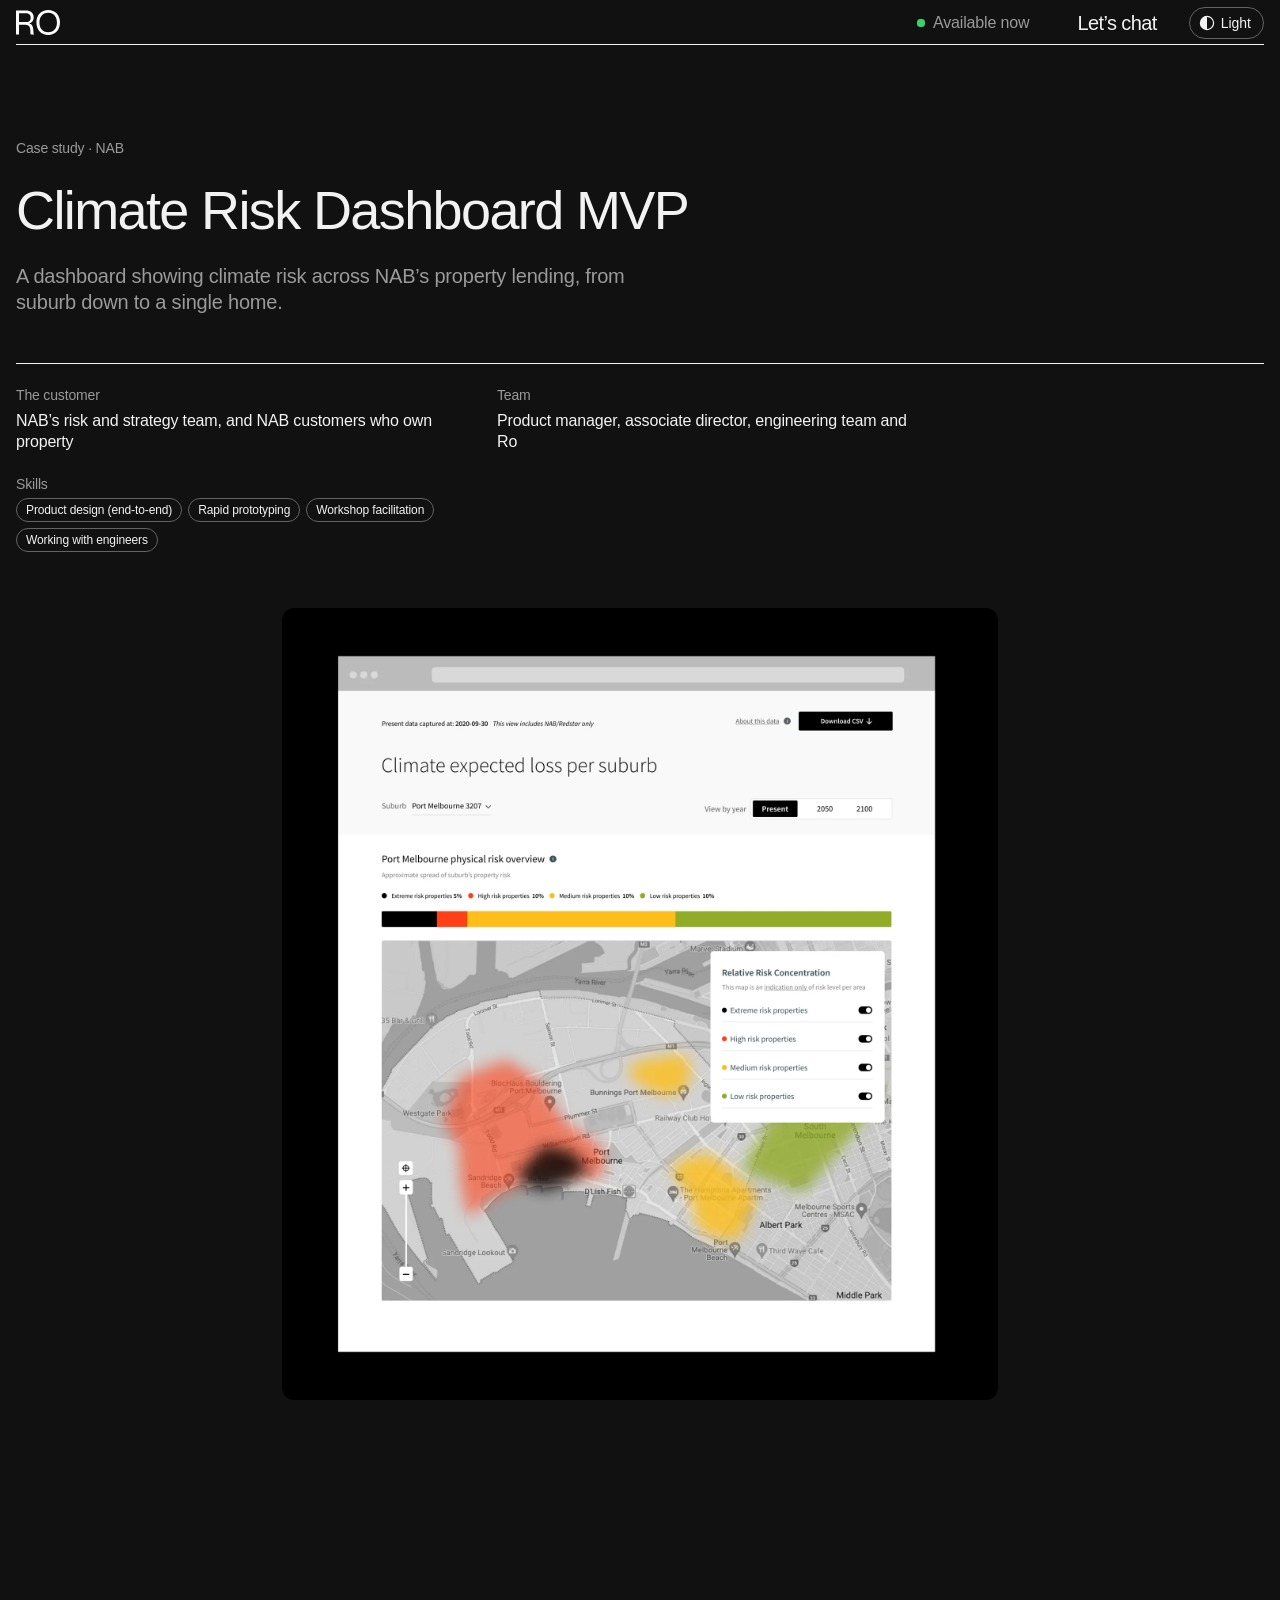
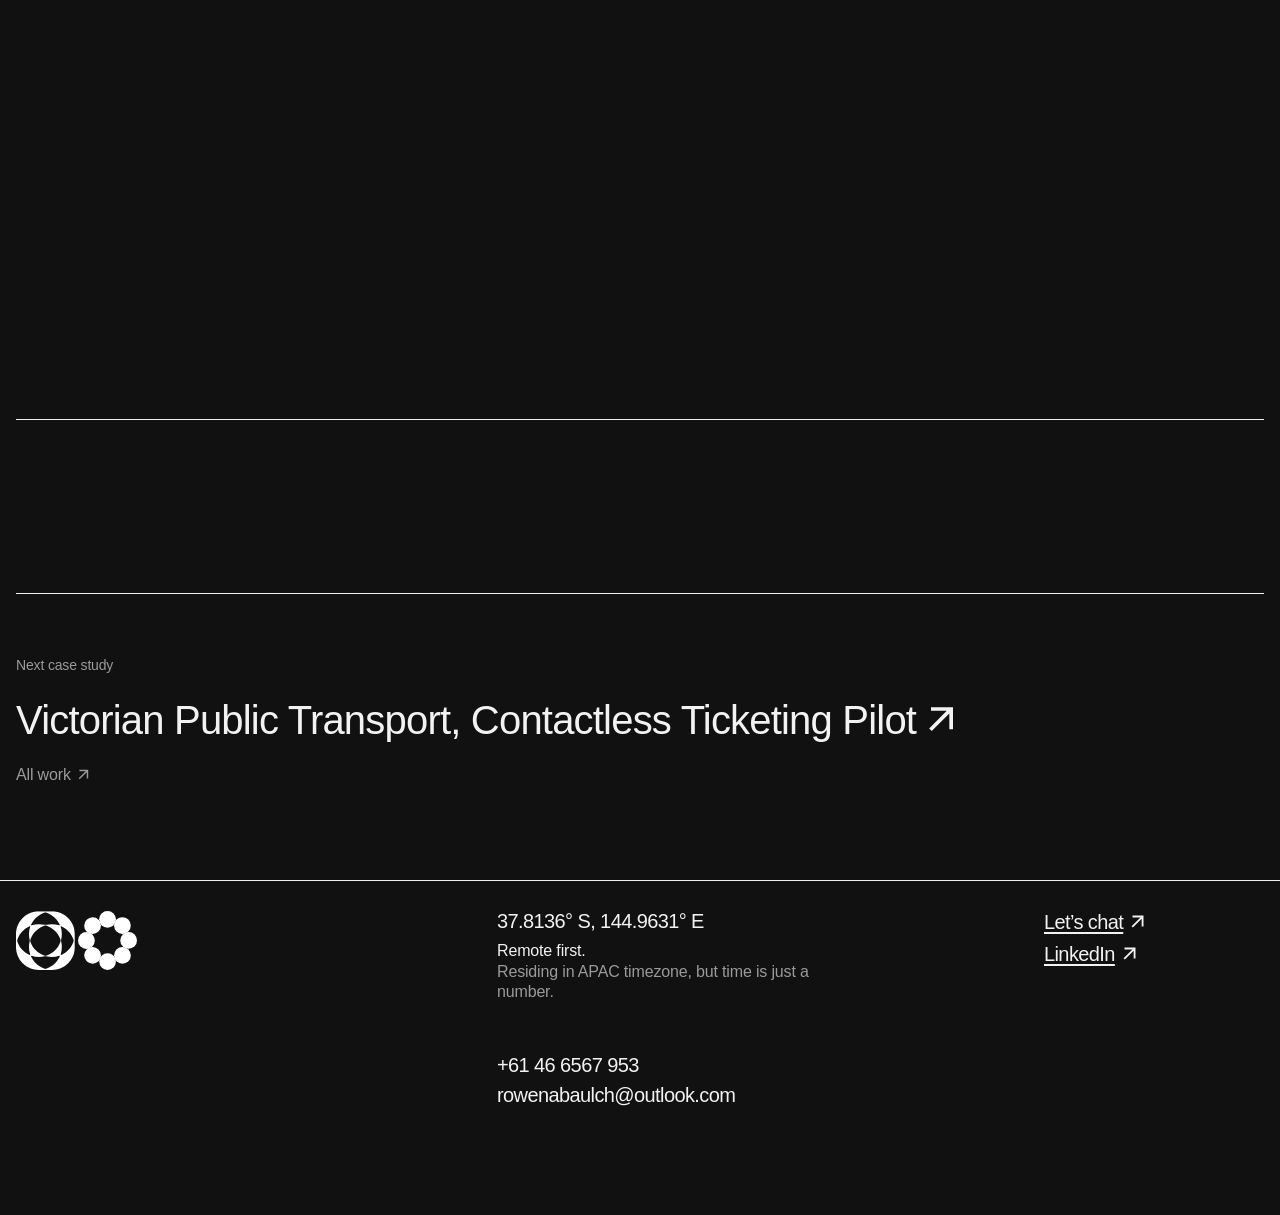
<file: projectclimate.html>
<!doctype html>
<html lang="en-AU">
<head>
  <meta charset="utf-8">
  <meta name="viewport" content="width=device-width, initial-scale=1">
  <title>Climate Risk Dashboard MVP · Rowena Baulch</title>
  <meta name="description" content="A dashboard showing climate risk across NAB’s property lending, from suburb down to a single home.">
  <link rel="canonical" href="https://rowenabaulch.com.au/projectclimate">
  <meta property="og:site_name" content="Rowena Baulch">
  <meta property="og:title" content="Climate Risk Dashboard MVP · Rowena Baulch">
  <meta property="og:description" content="A dashboard showing climate risk across NAB’s property lending, from suburb down to a single home.">
  <meta property="og:type" content="article">
  <meta property="og:url" content="https://rowenabaulch.com.au/projectclimate">
  <meta property="og:locale" content="en_AU">
  <meta property="og:image" content="https://rowenabaulch.com.au/assets/img/cases/climate-2.webp">
  <meta name="twitter:card" content="summary_large_image">
  <meta name="twitter:title" content="Climate Risk Dashboard MVP · Rowena Baulch">
  <meta name="twitter:description" content="A dashboard showing climate risk across NAB’s property lending, from suburb down to a single home.">
  <meta name="twitter:image" content="https://rowenabaulch.com.au/assets/img/cases/climate-2.webp">
  <script>
    // Every visit opens dark (Ro's call, 11 Nov 2026). Choosing light with the
    // toggle only lasts for this visit. Set before first paint, so no flash.
    (function () {
      var t = null;
      try { localStorage.removeItem('theme'); t = sessionStorage.getItem('theme'); } catch (e) {}
      document.documentElement.setAttribute('data-theme', t === 'light' ? 'light' : 'dark');
    })();
  </script>
  <link rel="icon" href="/assets/icons/favicon.svg" type="image/svg+xml">
  <link rel="icon" href="/assets/icons/favicon-32.png" sizes="32x32" type="image/png">
  <link rel="apple-touch-icon" href="/assets/icons/apple-touch-icon.png">
  <link rel="stylesheet" href="styles.css?v=90">
</head>
<body>
  <header class="nav">
    <a class="nav__logo" href="/" aria-label="Rowena Baulch, home"><img src="assets/icons/ro-wordmark.svg" alt=""></a>
    <div class="nav__end">
      <nav aria-label="Main">
        <ul class="nav__links">
          <li class="nav__status"><span class="nav__dot" aria-hidden="true"></span><span class="nav__status-text">Available now</span></li>
          <li><button class="nav__cta" type="button" aria-haspopup="dialog" aria-controls="intake">Let’s chat</button></li>
        </ul>
      </nav>
      <button class="theme-toggle" type="button" aria-label="Switch to dark mode">
        <svg viewBox="0 0 20 20" aria-hidden="true" focusable="false"><circle cx="10" cy="10" r="8.25" fill="none" stroke="currentColor" stroke-width="1.5"/><path d="M10 1.75a8.25 8.25 0 0 1 0 16.5z" fill="currentColor"/></svg>
        <span class="theme-toggle__label" aria-hidden="true">Dark</span>
      </button>
    </div>
  </header>

  <main class="case">
    <header class="case__head">
      <p class="case__eyebrow">Case study · NAB</p>
      <h1 class="case__title">Climate Risk Dashboard MVP</h1>
      <p class="case__summary">A dashboard showing climate risk across NAB’s property lending, from suburb down to a single home.</p>
      <dl class="case__facts">
        <div><dt>The customer</dt><dd>NAB’s risk and strategy team, and NAB customers who own property</dd></div>
        <div><dt>Team</dt><dd>Product manager, associate director, engineering team and Ro</dd></div>
        <div><dt>Skills</dt><dd><ul class="tags"><li>Product design (end-to-end)</li><li>Rapid prototyping</li><li>Workshop facilitation</li><li>Working with engineers</li></ul></dd></div>
      </dl>
    </header>

    <img class="case__hero" src="assets/img/cases/climate-1.webp" alt="Climate expected loss per suburb, with a heat map" decoding="async">

    <section class="case__row" aria-labelledby="problem">
      <h2 class="section-title" id="problem" data-reveal>The problem</h2>
      <p class="case__lead" data-reveal>Climate change puts long-term risk on Australia’s property market. NAB needed a way to assess that risk and explain it, both to internal risk teams and to customers who own property.</p>
    </section>

    <section class="case__row" aria-labelledby="solution">
      <h2 class="section-title" id="solution" data-reveal>How Ro solved it</h2>
      <ol class="case__steps" data-reveal>
            <li><span class="case__num">01</span><span>Defined dashboard requirements with the product manager and associate director, and designed a first pass.</span></li>
            <li><span class="case__num">02</span><span>Rapidly prototyped a customer version and ran 9 interviews to test NAB’s right to play in climate.</span></li>
            <li><span class="case__num">03</span><span>Ran workshops with the risk team to evaluate and build on the dashboard.</span></li>
            <li><span class="case__num">04</span><span>Presented the research strategy at NAB’s climate SteerCo, then managed engineering handover.</span></li>
      </ol>
    </section>

    <section class="case__row" aria-labelledby="outcome">
      <h2 class="section-title" id="outcome" data-reveal>Outcome</h2>
      <p class="case__lead case__lead--ink" data-reveal>A two-tier dashboard: geographic risk at a glance, drilling down to each property’s exposure. Customers started with low awareness of climate risk but engaged strongly once they used the prototype, showing clear value in educating the market.</p>
    </section>

      <section class="case__row case__row--gallery" aria-label="More from this project">
        <h2 class="section-title" data-reveal>Inside the work</h2>
        <div class="case__gallery">
          <figure class="case__figure" data-reveal>
            <img src="assets/img/cases/climate-2.webp" alt="Suburb-level climate risk comparison table" loading="lazy" decoding="async">
            <figcaption>Comparing physical risk at suburb level.</figcaption>
          </figure>
          <figure class="case__figure" data-reveal>
            <img src="assets/img/cases/climate-3.webp" alt="Property-level climate risk table" loading="lazy" decoding="async">
            <figcaption>Drilling down to each property’s exposure.</figcaption>
          </figure>
        </div>
        <figure class="case__flow" data-reveal>
          <ol class="flow" aria-label="Journey flow for the climate dashboard">
            <li class="flow__step">
              <div class="flow__box"><div class="flow__text">A risk analyst logs into the dashboard to evaluate climate-related exposure for a property portfolio or suburb (for example, Port Melbourne)</div></div>
            </li>
            <li class="flow__step">
              <div class="flow__box"><svg class="icon flow__arrow" viewBox="0 -960 960 960" aria-hidden="true"><path d="M647-440H160v-80h487L423-744l57-56 320 320-320 320-57-56 224-224Z"/></svg><div class="flow__text">They focus their analysis: “What does climate risk look like here, now, and in the future?” using the heat map and time toggle</div></div>
            </li>
            <li class="flow__step">
              <div class="flow__box"><svg class="icon flow__arrow" viewBox="0 -960 960 960" aria-hidden="true"><path d="M647-440H160v-80h487L423-744l57-56 320 320-320 320-57-56 224-224Z"/></svg><div class="flow__text">They quantify macro-level exposure, for example “Lismore has 7% CEL vs Port Melbourne 5%.”</div></div>
            </li>
            <li class="flow__step">
              <div class="flow__box"><svg class="icon flow__arrow" viewBox="0 -960 960 960" aria-hidden="true"><path d="M647-440H160v-80h487L423-744l57-56 320 320-320 320-57-56 224-224Z"/></svg><div class="flow__text">They download a report to extract data, used for:<ul><li>Internal risk reporting</li><li>ESG disclosures</li><li>Executive briefings</li><li>Lending policy calibration</li></ul></div></div>
            </li>
            <li class="flow__step">
              <div class="flow__box"><svg class="icon flow__arrow" viewBox="0 -960 960 960" aria-hidden="true"><path d="M647-440H160v-80h487L423-744l57-56 320 320-320 320-57-56 224-224Z"/></svg><div class="flow__text">Then:<ul><li>Flag suburbs needing closer monitoring</li><li>Adjust credit policy or loan terms</li><li>Recommend mitigations (insurance requirements, diversification)</li></ul></div></div>
            </li>
          </ol>
          <figcaption>Example journey flow.</figcaption>
        </figure>
        <div class="case__gallery">
          <figure class="case__figure" data-reveal>
            <img src="assets/img/cases/climate-5.webp" alt="Customer-facing climate prototype on mobile" loading="lazy" decoding="async">
            <figcaption>The customer prototype used in research.</figcaption>
          </figure>
          <figure class="case__figure" data-reveal>
            <img src="assets/img/cases/climate-6.webp" alt="Summary slide of customer research findings" loading="lazy" decoding="async">
            <figcaption>A snippet from the research strategy deck.</figcaption>
          </figure>
        </div>
      </section>

    <section class="case__row" aria-labelledby="learned">
      <h2 class="section-title" id="learned" data-reveal>What Ro learned</h2>
      <p class="case__body" data-reveal>Some customers in the CBD believed climate change wouldn’t affect them, until they saw the flood maps in the prototype.</p>
    </section>

    <nav class="case__next" aria-label="Next case study">
      <p class="case__eyebrow">Next case study</p>
      <a class="link case__next-link" href="/projectmyki">Victorian Public Transport, Contactless Ticketing Pilot <svg class="icon icon--arrow" viewBox="0 -960 960 960" aria-hidden="true" focusable="false"><path d="m256-240-56-56 384-384H240v-80h480v480h-80v-344L256-240Z"/></svg></a>
      <a class="link case__all" href="/#work">All work <svg class="icon icon--arrow" viewBox="0 -960 960 960" aria-hidden="true" focusable="false"><path d="m256-240-56-56 384-384H240v-80h480v480h-80v-344L256-240Z"/></svg></a>
    </nav>
  </main>

  <dialog class="intake" id="intake" aria-labelledby="intake-title">
    <div class="intake__inner">
      <button class="intake__close" type="button" aria-label="Close">×</button>
      <div class="intake__form-wrap">
        <p class="intake__eyebrow">Let’s chat</p>
        <h2 class="intake__title" id="intake-title">Tell Ro about your project</h2>
        <p class="intake__lede">A few details and Ro will get back to you, usually within a day. Your message opens ready to send in WhatsApp or email.</p>

        <form class="intake__form" novalidate>
          <div class="intake__row">
            <label class="field">
              <span class="field__label">Name</span>
              <input name="name" type="text" autocomplete="name" required>
            </label>
            <label class="field">
              <span class="field__label">Company <span class="field__opt">(optional)</span></span>
              <input name="company" type="text" autocomplete="organization">
            </label>
          </div>
          <label class="field">
            <span class="field__label">Email <span class="field__opt">(optional)</span></span>
            <input name="email" type="email" autocomplete="email">
          </label>

          <fieldset class="field">
            <legend class="field__label">What can Ro help with?</legend>
            <div class="choices">
              <label class="choice"><input type="checkbox" name="help" value="Product design"><span>Product design</span></label>
              <label class="choice"><input type="checkbox" name="help" value="UX research"><span>UX research</span></label>
              <label class="choice"><input type="checkbox" name="help" value="AI workflows"><span>AI workflows</span></label>
              <label class="choice"><input type="checkbox" name="help" value="Conversion and testing"><span>Conversion and testing</span></label>
              <label class="choice"><input type="checkbox" name="help" value="Full-time role"><span>Full-time role</span></label>
              <label class="choice"><input type="checkbox" name="help" value="Something else"><span>Something else</span></label>
            </div>
          </fieldset>

          <label class="field">
            <span class="field__label">Timeline</span>
            <select name="timeline">
              <option value="">Choose one</option>
              <option>As soon as possible</option>
              <option>In the next month</option>
              <option>In 1 to 3 months</option>
              <option>Just exploring</option>
            </select>
          </label>

          <label class="field">
            <span class="field__label">About the project</span>
            <textarea name="details" rows="5" required placeholder="What’s the problem, and what would a great outcome look like?"></textarea>
          </label>

          <p class="intake__error" role="alert" hidden>Please add your name and a little about the project.</p>

          <div class="intake__actions">
            <button class="intake__send" type="submit" value="whatsapp">Send on WhatsApp</button>
            <button class="intake__send intake__send--alt" type="submit" value="email">Send by email</button>
          </div>
          <p class="intake__note">Nothing is stored on this site. Your message goes straight from your WhatsApp or email.</p>
        </form>
      </div>

      <div class="intake__done" hidden tabindex="-1">
        <p class="intake__eyebrow">Almost there</p>
        <h2 class="intake__title">Your message is ready</h2>
        <p class="intake__lede">Press send in <span data-channel>WhatsApp</span> and it comes straight to Ro. Thanks for reaching out.</p>
        <button class="intake__send intake__send--alt" type="button" data-intake-reset>Back to the form</button>
      </div>
    </div>
  </dialog>

  <footer class="footer">
    <div class="footer__marks"><img src="assets/icons/footer-marks.svg" alt=""></div>
    <div>
      <section aria-label="Location">
        <p class="footer__coords">37.8136° S, 144.9631° E</p>
        <p class="footer__note"><span>Remote first.</span> Residing in APAC timezone, but time is just a number.</p>
      </section>
      <section aria-label="Contact">
        <p><a href="tel:+61466567953">+61 46 6567 953</a></p>
        <p><a href="mailto:rowenabaulch@outlook.com">rowenabaulch@outlook.com</a></p>
      </section>
    </div>
    <div class="footer__col--right">
      <section aria-label="Social">
        <p><button class="nav__cta footer__cta link" type="button" aria-haspopup="dialog" aria-controls="intake">Let’s chat <svg class="icon icon--arrow" viewBox="0 -960 960 960" aria-hidden="true" focusable="false"><path d="m256-240-56-56 384-384H240v-80h480v480h-80v-344L256-240Z"/></svg></button></p>
        <p><a class="link" href="https://www.linkedin.com/in/rowena-baulch-08396ab8/">LinkedIn <svg class="icon icon--arrow" viewBox="0 -960 960 960" aria-hidden="true" focusable="false"><path d="m256-240-56-56 384-384H240v-80h480v480h-80v-344L256-240Z"/></svg></a></p>
      </section>
    </div>
  </footer>
  <script src="assets/site.js?v=4" defer></script>
</body>
</html>
</file>
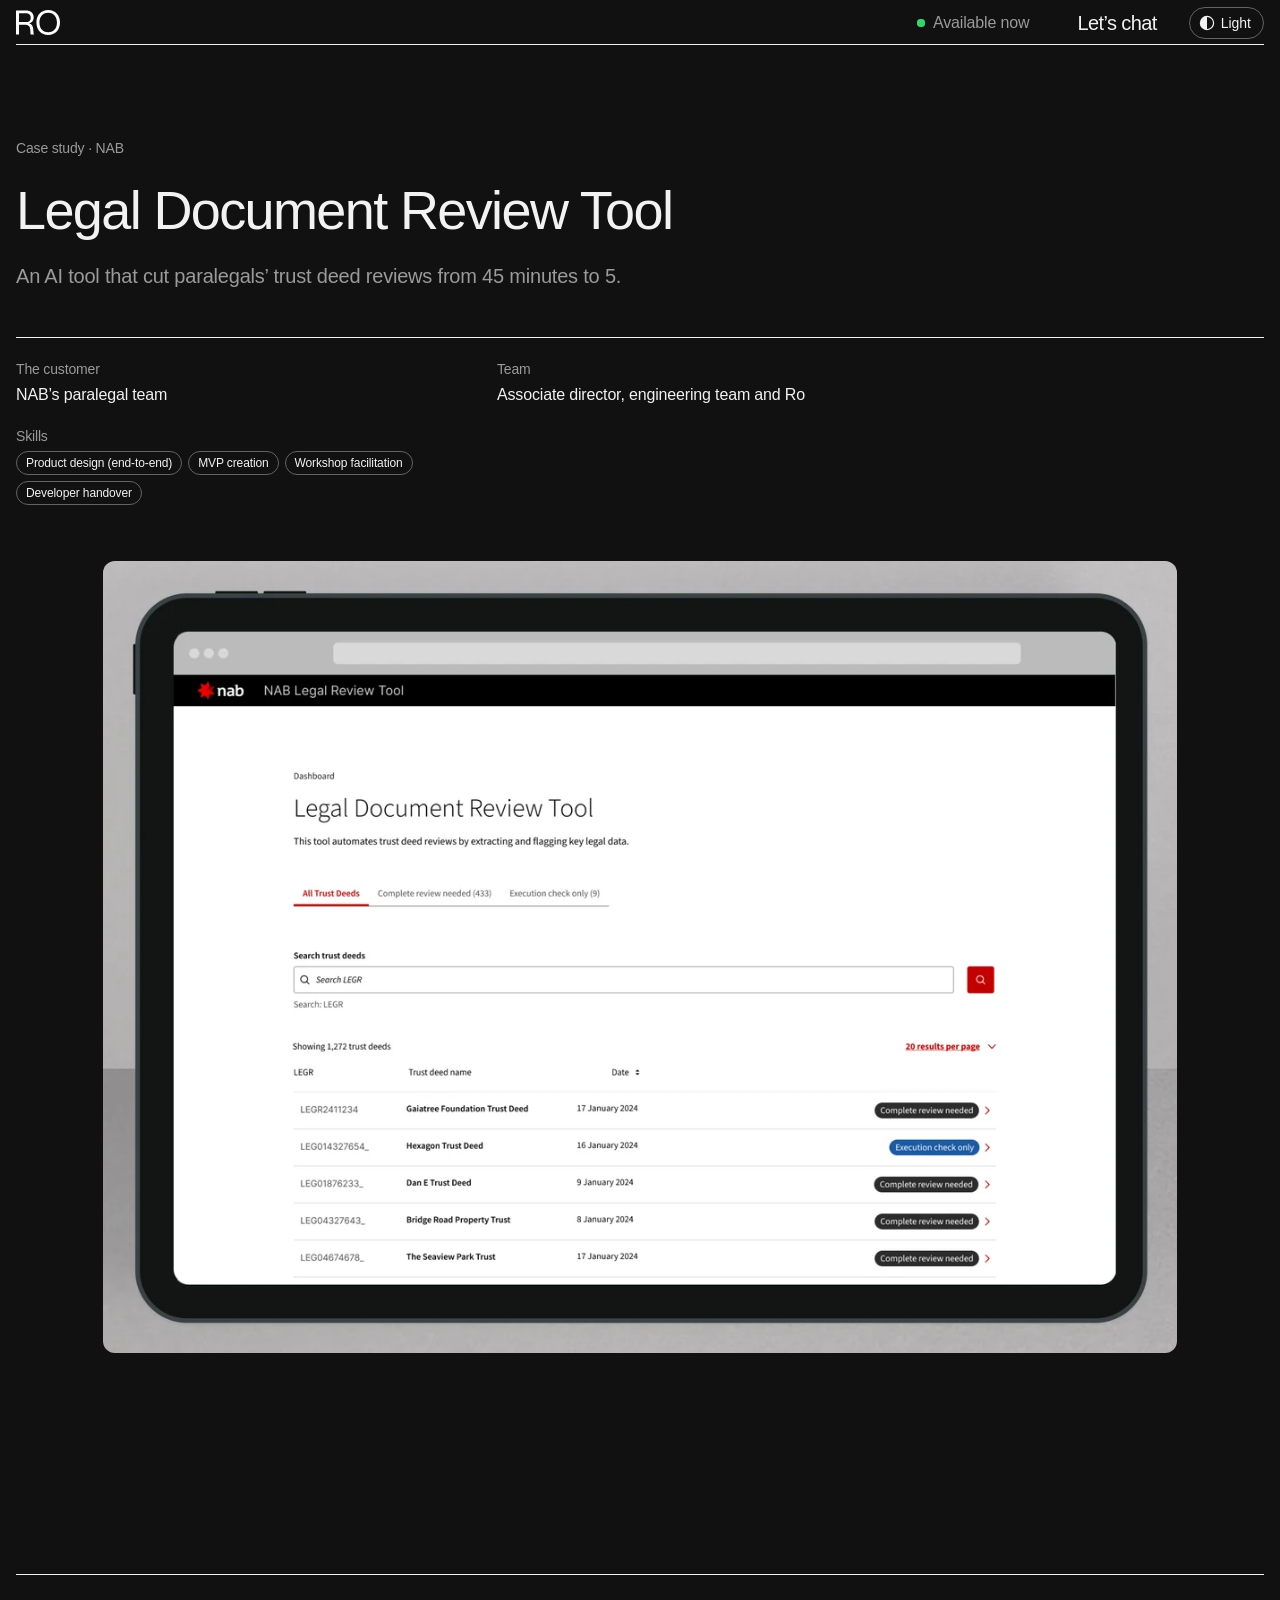
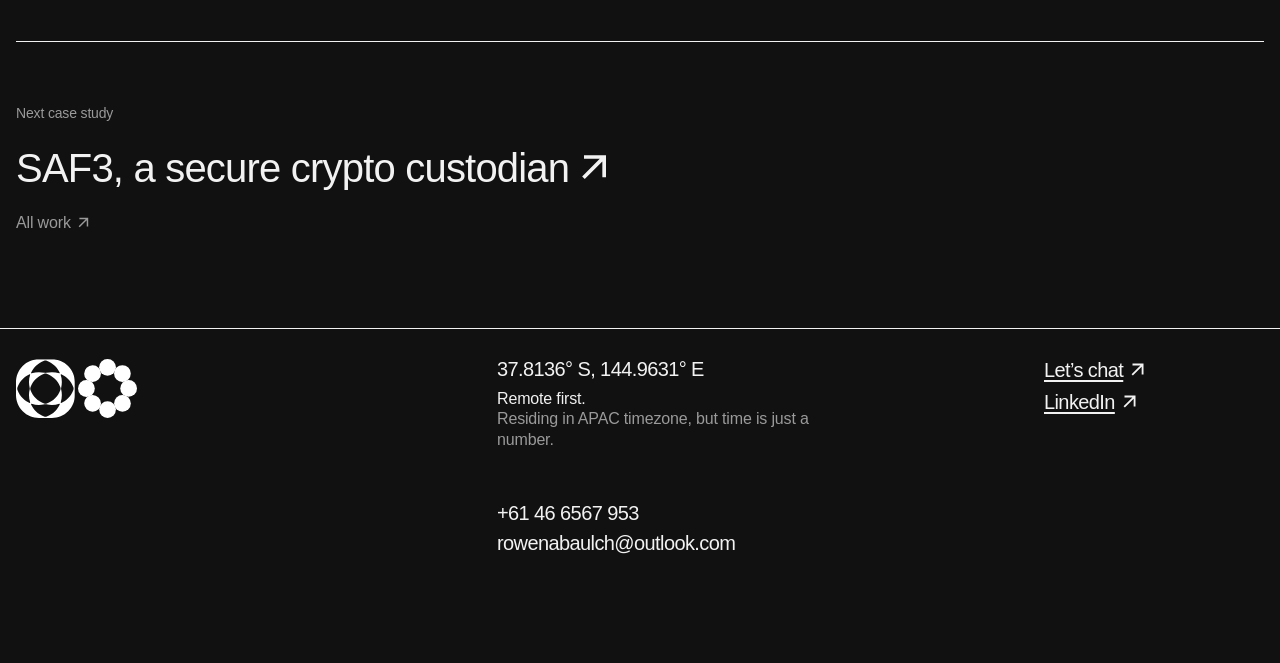
<file: projectlegaldoc.html>
<!doctype html>
<html lang="en-AU">
<head>
  <meta charset="utf-8">
  <meta name="viewport" content="width=device-width, initial-scale=1">
  <title>Legal Document Review Tool · Rowena Baulch</title>
  <meta name="description" content="An AI tool that cut paralegals’ trust deed reviews from 45 minutes to 5.">
  <link rel="canonical" href="https://rowenabaulch.com.au/projectlegaldoc">
  <meta property="og:site_name" content="Rowena Baulch">
  <meta property="og:title" content="Legal Document Review Tool · Rowena Baulch">
  <meta property="og:description" content="An AI tool that cut paralegals’ trust deed reviews from 45 minutes to 5.">
  <meta property="og:type" content="article">
  <meta property="og:url" content="https://rowenabaulch.com.au/projectlegaldoc">
  <meta property="og:locale" content="en_AU">
  <meta property="og:image" content="https://rowenabaulch.com.au/assets/img/cases/legaldoc-2.webp?v=2">
  <meta name="twitter:card" content="summary_large_image">
  <meta name="twitter:title" content="Legal Document Review Tool · Rowena Baulch">
  <meta name="twitter:description" content="An AI tool that cut paralegals’ trust deed reviews from 45 minutes to 5.">
  <meta name="twitter:image" content="https://rowenabaulch.com.au/assets/img/cases/legaldoc-2.webp?v=2">
  <script>
    // Every visit opens dark (Ro's call, 11 Nov 2026). Choosing light with the
    // toggle only lasts for this visit. Set before first paint, so no flash.
    (function () {
      var t = null;
      try { localStorage.removeItem('theme'); t = sessionStorage.getItem('theme'); } catch (e) {}
      document.documentElement.setAttribute('data-theme', t === 'light' ? 'light' : 'dark');
    })();
  </script>
  <link rel="icon" href="/assets/icons/favicon.svg" type="image/svg+xml">
  <link rel="icon" href="/assets/icons/favicon-32.png" sizes="32x32" type="image/png">
  <link rel="apple-touch-icon" href="/assets/icons/apple-touch-icon.png">
  <link rel="stylesheet" href="styles.css?v=90">
</head>
<body>
  <header class="nav">
    <a class="nav__logo" href="/" aria-label="Rowena Baulch, home"><img src="assets/icons/ro-wordmark.svg" alt=""></a>
    <div class="nav__end">
      <nav aria-label="Main">
        <ul class="nav__links">
          <li class="nav__status"><span class="nav__dot" aria-hidden="true"></span><span class="nav__status-text">Available now</span></li>
          <li><button class="nav__cta" type="button" aria-haspopup="dialog" aria-controls="intake">Let’s chat</button></li>
        </ul>
      </nav>
      <button class="theme-toggle" type="button" aria-label="Switch to dark mode">
        <svg viewBox="0 0 20 20" aria-hidden="true" focusable="false"><circle cx="10" cy="10" r="8.25" fill="none" stroke="currentColor" stroke-width="1.5"/><path d="M10 1.75a8.25 8.25 0 0 1 0 16.5z" fill="currentColor"/></svg>
        <span class="theme-toggle__label" aria-hidden="true">Dark</span>
      </button>
    </div>
  </header>

  <main class="case">
    <header class="case__head">
      <p class="case__eyebrow">Case study · NAB</p>
      <h1 class="case__title">Legal Document Review Tool</h1>
      <p class="case__summary">An AI tool that cut paralegals’ trust deed reviews from 45 minutes to 5.</p>
      <dl class="case__facts">
        <div><dt>The customer</dt><dd>NAB’s paralegal team</dd></div>
        <div><dt>Team</dt><dd>Associate director, engineering team and Ro</dd></div>
        <div><dt>Skills</dt><dd><ul class="tags"><li>Product design (end-to-end)</li><li>MVP creation</li><li>Workshop facilitation</li><li>Developer handover</li></ul></dd></div>
      </dl>
    </header>

    <img class="case__hero" src="assets/img/cases/legaldoc-1.webp?v=2" alt="Legal Document Review Tool dashboard listing trust deeds, each flagged complete review needed or execution check only" decoding="async">

    <section class="case__row" aria-labelledby="problem">
      <h2 class="section-title" id="problem" data-reveal>The problem</h2>
      <p class="case__lead" data-reveal>Trust deed reviews were slow, repetitive work for NAB’s paralegals. The bank wanted to speed them up with AI without disrupting how paralegals already worked.</p>
    </section>

    <section class="case__row" aria-labelledby="solution">
      <h2 class="section-title" id="solution" data-reveal>How Ro solved it</h2>
      <ol class="case__steps" data-reveal>
            <li><span class="case__num">01</span><span>Designed a first pass, then ran a workshop with 5 paralegals to validate the content and journey.</span></li>
            <li><span class="case__num">02</span><span>Interviewed 6 paralegals on the updated design to settle a stakeholder dispute: how much clause detail should the tool show?</span></li>
            <li><span class="case__num">03</span><span>Found paralegals always want to check some clauses themselves, like Universal Powers. So instead of a costly, fully transparent build, each clause is flagged Passed, Missing or Review needed.</span></li>
            <li><span class="case__num">04</span><span>Ran regular playbacks with the GenAI team to keep design and research aligned.</span></li>
      </ol>
    </section>

    <section class="case__row" aria-labelledby="outcome">
      <h2 class="section-title" id="outcome" data-reveal>Outcome</h2>
      <p class="case__lead case__lead--ink" data-reveal>Approved for a pilot with 10 paralegals and the foundation for the scaled build. Average review time dropped from 45 minutes to 5, and the work was <a class="link" href="https://www.afr.com/companies/financial-services/nab-plots-major-ai-strategy-to-roll-out-in-three-key-areas-20240524-p5jgee" target="_blank" rel="noopener">covered in the AFR <svg class="icon icon--arrow" viewBox="0 -960 960 960" aria-hidden="true" focusable="false"><path d="m256-240-56-56 384-384H240v-80h480v480h-80v-344L256-240Z"/></svg></a>.</p>
    </section>

      <section class="case__row case__row--gallery" aria-label="More from this project">
        <h2 class="section-title" data-reveal>Inside the work</h2>
        <div class="case__gallery case__gallery--pair">
          <figure class="case__figure" data-reveal>
            <img src="assets/img/cases/legaldoc-2.webp?v=2" alt="Trust deed pre-check tab with the vesting date expanded to show how it was worked out" loading="lazy" decoding="async">
            <figcaption>Each check passes or fails at a glance, with the reasoning behind it if a paralegal wants to look.</figcaption>
          </figure>
          <figure class="case__figure" data-reveal>
            <img src="assets/img/cases/legaldoc-3.webp?v=2" alt="The trust deed document open in the tool with an Extract memo text button" loading="lazy" decoding="async">
            <figcaption>The deed itself stays one click away, so paralegals can check the source before extracting the memo.</figcaption>
          </figure>
        </div>
        <figure class="case__flow case__flow--shots" data-reveal>
          <ol class="flow" aria-label="Journey flow for the trust deed review">
            <li class="flow__step">
              <div class="flow__box"><div class="flow__text">Trust deeds are uploaded to a separate internal platform</div></div>
            </li>
            <li class="flow__step">
              <div class="flow__box"><svg class="icon flow__arrow" viewBox="0 -960 960 960" aria-hidden="true"><path d="M647-440H160v-80h487L423-744l57-56 320 320-320 320-57-56 224-224Z"/></svg><div class="flow__text">Trust deeds appear on the dashboard front end</div></div>
              <img class="flow__shot" src="assets/img/cases/legaldoc-flow-1.webp?v=2" alt="Legal Document Review Tool dashboard listing trust deeds" loading="lazy" decoding="async">
            </li>
            <li class="flow__step">
              <div class="flow__box"><svg class="icon flow__arrow" viewBox="0 -960 960 960" aria-hidden="true"><path d="M647-440H160v-80h487L423-744l57-56 320 320-320 320-57-56 224-224Z"/></svg><div class="flow__text">Paralegals search the trust deed and associated documents in the tool</div></div>
              <img class="flow__shot" src="assets/img/cases/legaldoc-flow-2.webp?v=2" alt="Trust deed detail page showing trust details and the documents reviewed" loading="lazy" decoding="async">
            </li>
            <li class="flow__step">
              <div class="flow__box"><svg class="icon flow__arrow" viewBox="0 -960 960 960" aria-hidden="true"><path d="M647-440H160v-80h487L423-744l57-56 320 320-320 320-57-56 224-224Z"/></svg><div class="flow__text">Tool flags execution errors or missing clauses</div></div>
              <img class="flow__shot" src="assets/img/cases/legaldoc-flow-3.webp?v=2" alt="Trust deed powers tab flagging Universal Powers as a missing clause" loading="lazy" decoding="async">
            </li>
            <li class="flow__step">
              <div class="flow__box"><svg class="icon flow__arrow" viewBox="0 -960 960 960" aria-hidden="true"><path d="M647-440H160v-80h487L423-744l57-56 320 320-320 320-57-56 224-224Z"/></svg><div class="flow__text">Paralegal makes the next decision based on what’s been flagged</div></div>
            </li>
          </ol>
          <figcaption>The review journey, from upload to a clean verification document.</figcaption>
        </figure>
      </section>

    <section class="case__row" aria-labelledby="learned">
      <h2 class="section-title" id="learned" data-reveal>What Ro learned</h2>
      <p class="case__body" data-reveal>Paralegals trusted AI most when they could still check the detail. Their own words from interviews settled disagreements between sponsors and executives.</p>
    </section>

    <nav class="case__next" aria-label="Next case study">
      <p class="case__eyebrow">Next case study</p>
      <a class="link case__next-link" href="/projectsaf3">SAF3, a secure crypto custodian <svg class="icon icon--arrow" viewBox="0 -960 960 960" aria-hidden="true" focusable="false"><path d="m256-240-56-56 384-384H240v-80h480v480h-80v-344L256-240Z"/></svg></a>
      <a class="link case__all" href="/#work">All work <svg class="icon icon--arrow" viewBox="0 -960 960 960" aria-hidden="true" focusable="false"><path d="m256-240-56-56 384-384H240v-80h480v480h-80v-344L256-240Z"/></svg></a>
    </nav>
  </main>

  <dialog class="intake" id="intake" aria-labelledby="intake-title">
    <div class="intake__inner">
      <button class="intake__close" type="button" aria-label="Close">×</button>
      <div class="intake__form-wrap">
        <p class="intake__eyebrow">Let’s chat</p>
        <h2 class="intake__title" id="intake-title">Tell Ro about your project</h2>
        <p class="intake__lede">A few details and Ro will get back to you, usually within a day. Your message opens ready to send in WhatsApp or email.</p>

        <form class="intake__form" novalidate>
          <div class="intake__row">
            <label class="field">
              <span class="field__label">Name</span>
              <input name="name" type="text" autocomplete="name" required>
            </label>
            <label class="field">
              <span class="field__label">Company <span class="field__opt">(optional)</span></span>
              <input name="company" type="text" autocomplete="organization">
            </label>
          </div>
          <label class="field">
            <span class="field__label">Email <span class="field__opt">(optional)</span></span>
            <input name="email" type="email" autocomplete="email">
          </label>

          <fieldset class="field">
            <legend class="field__label">What can Ro help with?</legend>
            <div class="choices">
              <label class="choice"><input type="checkbox" name="help" value="Product design"><span>Product design</span></label>
              <label class="choice"><input type="checkbox" name="help" value="UX research"><span>UX research</span></label>
              <label class="choice"><input type="checkbox" name="help" value="AI workflows"><span>AI workflows</span></label>
              <label class="choice"><input type="checkbox" name="help" value="Conversion and testing"><span>Conversion and testing</span></label>
              <label class="choice"><input type="checkbox" name="help" value="Full-time role"><span>Full-time role</span></label>
              <label class="choice"><input type="checkbox" name="help" value="Something else"><span>Something else</span></label>
            </div>
          </fieldset>

          <label class="field">
            <span class="field__label">Timeline</span>
            <select name="timeline">
              <option value="">Choose one</option>
              <option>As soon as possible</option>
              <option>In the next month</option>
              <option>In 1 to 3 months</option>
              <option>Just exploring</option>
            </select>
          </label>

          <label class="field">
            <span class="field__label">About the project</span>
            <textarea name="details" rows="5" required placeholder="What’s the problem, and what would a great outcome look like?"></textarea>
          </label>

          <p class="intake__error" role="alert" hidden>Please add your name and a little about the project.</p>

          <div class="intake__actions">
            <button class="intake__send" type="submit" value="whatsapp">Send on WhatsApp</button>
            <button class="intake__send intake__send--alt" type="submit" value="email">Send by email</button>
          </div>
          <p class="intake__note">Nothing is stored on this site. Your message goes straight from your WhatsApp or email.</p>
        </form>
      </div>

      <div class="intake__done" hidden tabindex="-1">
        <p class="intake__eyebrow">Almost there</p>
        <h2 class="intake__title">Your message is ready</h2>
        <p class="intake__lede">Press send in <span data-channel>WhatsApp</span> and it comes straight to Ro. Thanks for reaching out.</p>
        <button class="intake__send intake__send--alt" type="button" data-intake-reset>Back to the form</button>
      </div>
    </div>
  </dialog>

  <footer class="footer">
    <div class="footer__marks"><img src="assets/icons/footer-marks.svg" alt=""></div>
    <div>
      <section aria-label="Location">
        <p class="footer__coords">37.8136° S, 144.9631° E</p>
        <p class="footer__note"><span>Remote first.</span> Residing in APAC timezone, but time is just a number.</p>
      </section>
      <section aria-label="Contact">
        <p><a href="tel:+61466567953">+61 46 6567 953</a></p>
        <p><a href="mailto:rowenabaulch@outlook.com">rowenabaulch@outlook.com</a></p>
      </section>
    </div>
    <div class="footer__col--right">
      <section aria-label="Social">
        <p><button class="nav__cta footer__cta link" type="button" aria-haspopup="dialog" aria-controls="intake">Let’s chat <svg class="icon icon--arrow" viewBox="0 -960 960 960" aria-hidden="true" focusable="false"><path d="m256-240-56-56 384-384H240v-80h480v480h-80v-344L256-240Z"/></svg></button></p>
        <p><a class="link" href="https://www.linkedin.com/in/rowena-baulch-08396ab8/">LinkedIn <svg class="icon icon--arrow" viewBox="0 -960 960 960" aria-hidden="true" focusable="false"><path d="m256-240-56-56 384-384H240v-80h480v480h-80v-344L256-240Z"/></svg></a></p>
      </section>
    </div>
  </footer>
  <script src="assets/site.js?v=4" defer></script>
</body>
</html>
</file>
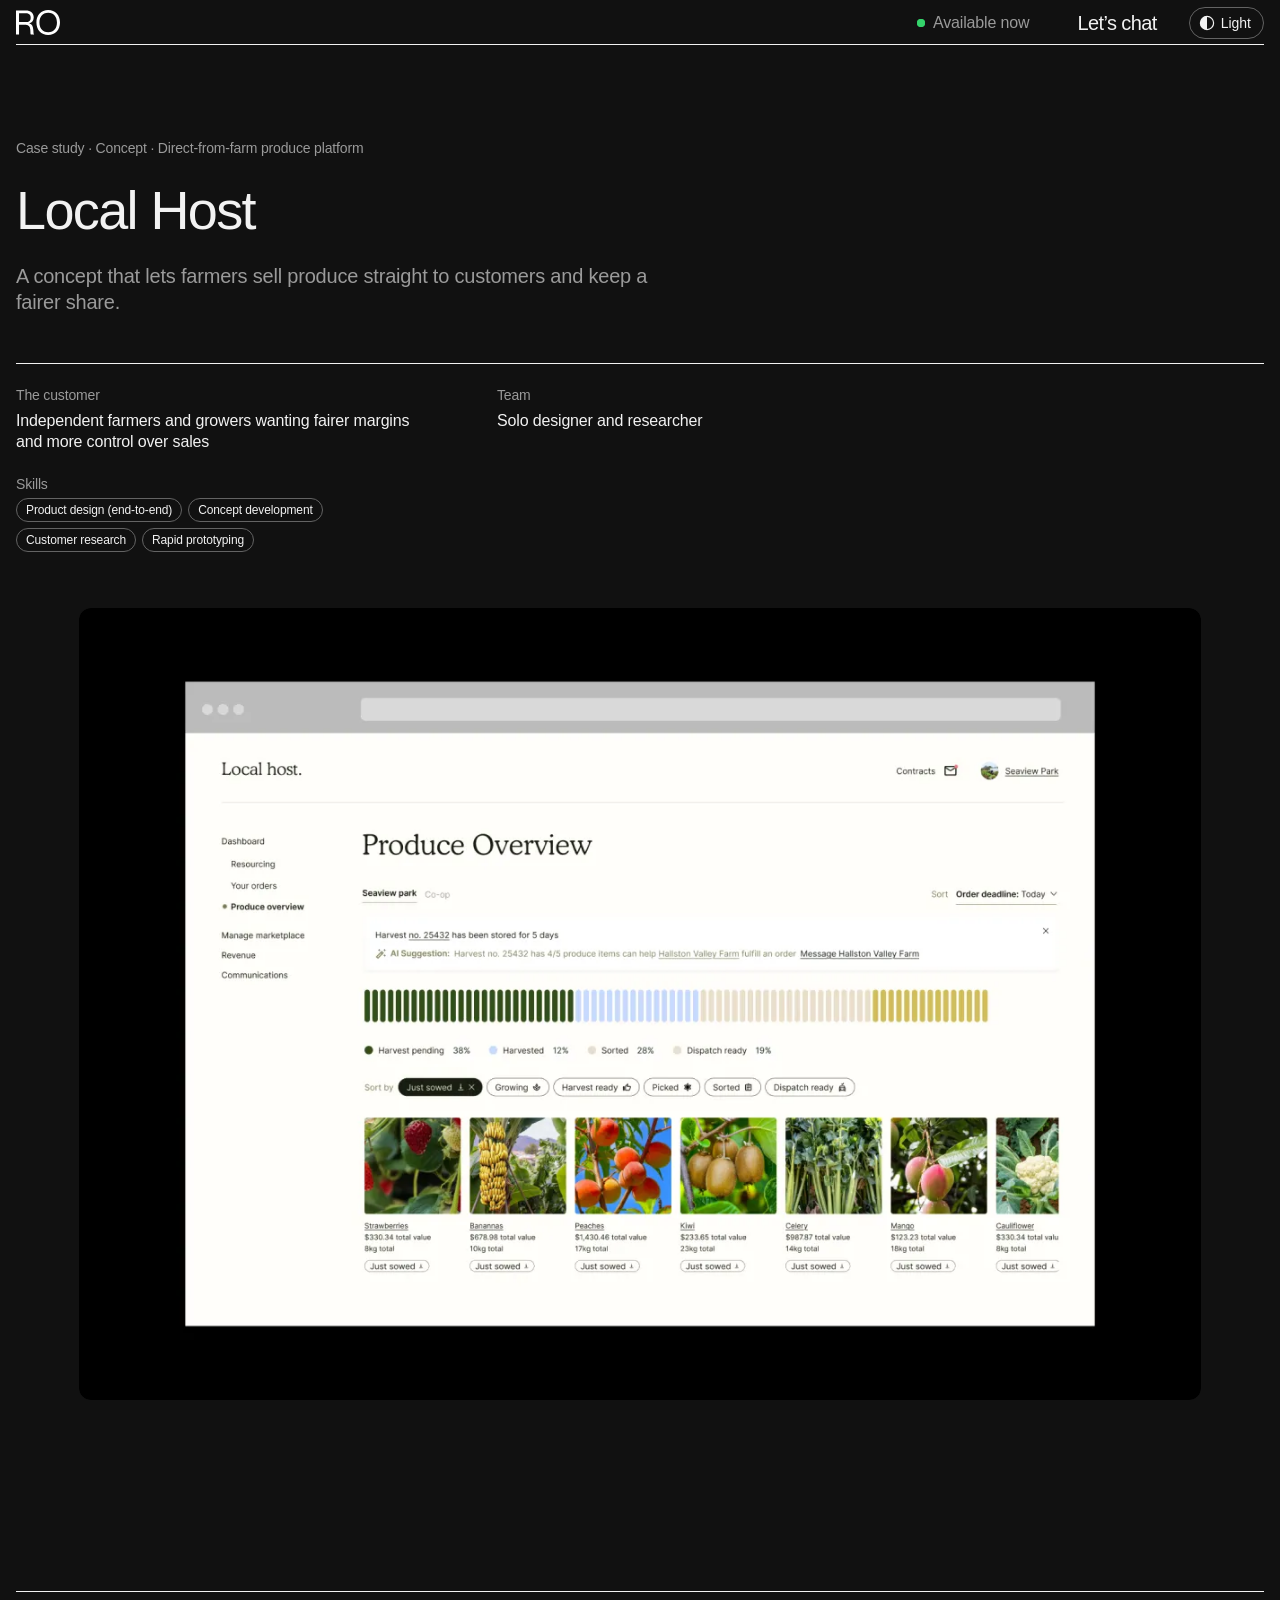
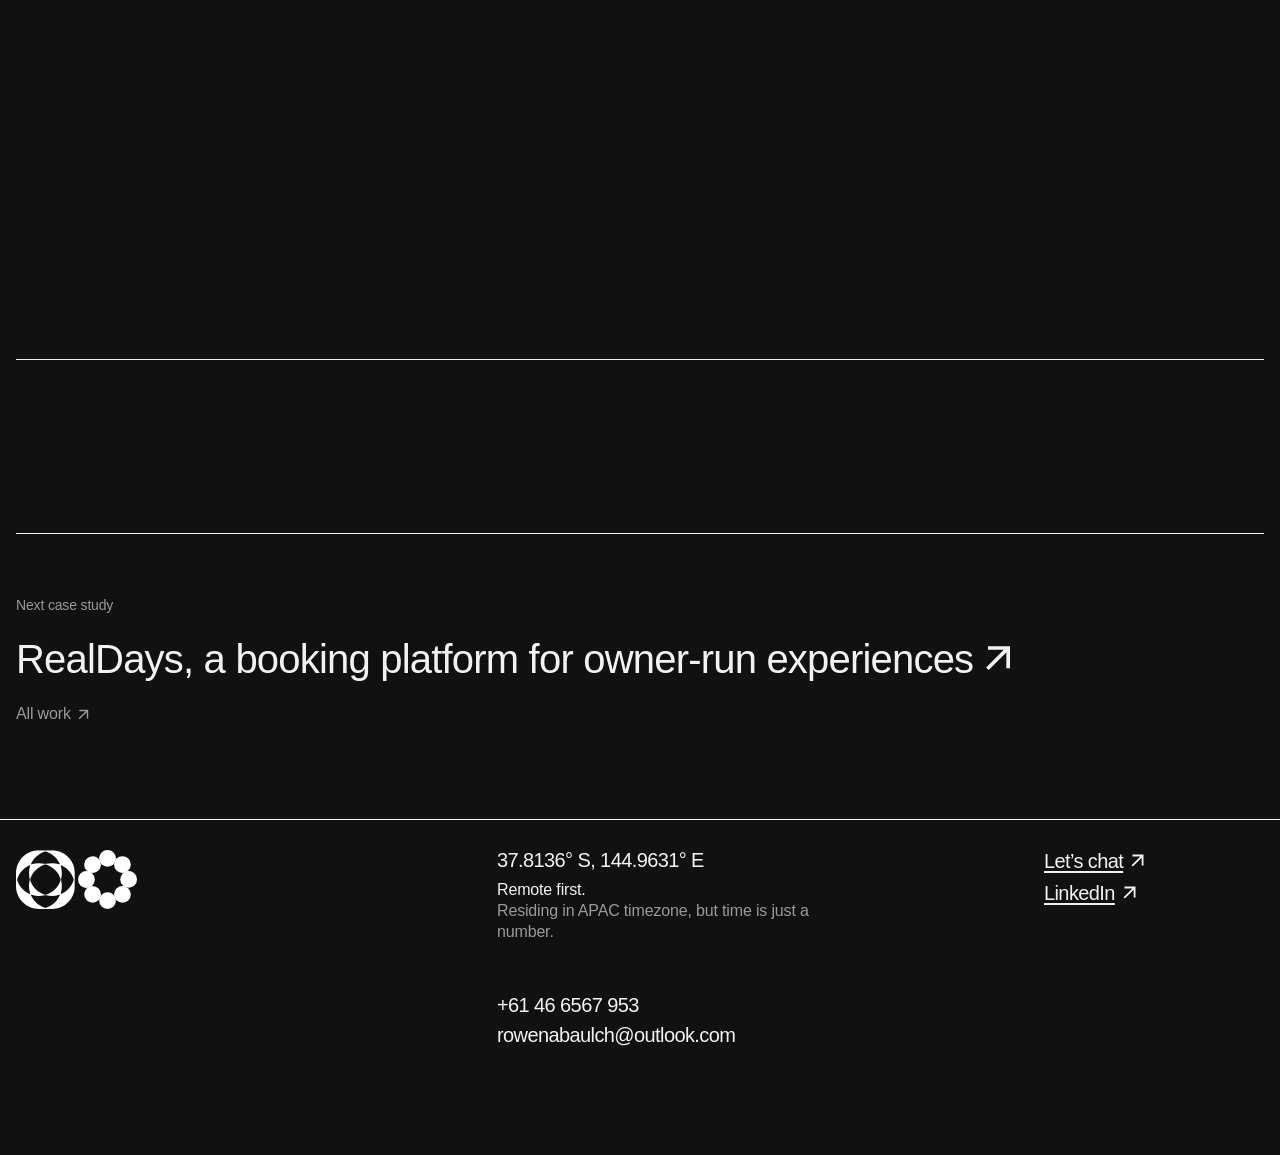
<file: projectlocalhost.html>
<!doctype html>
<html lang="en-AU">
<head>
  <meta charset="utf-8">
  <meta name="viewport" content="width=device-width, initial-scale=1">
  <title>Local Host · Rowena Baulch</title>
  <meta name="description" content="A concept that lets farmers sell produce straight to customers and keep a fairer share.">
  <link rel="canonical" href="https://rowenabaulch.com.au/projectlocalhost">
  <meta property="og:site_name" content="Rowena Baulch">
  <meta property="og:title" content="Local Host · Rowena Baulch">
  <meta property="og:description" content="A concept that lets farmers sell produce straight to customers and keep a fairer share.">
  <meta property="og:type" content="article">
  <meta property="og:url" content="https://rowenabaulch.com.au/projectlocalhost">
  <meta property="og:locale" content="en_AU">
  <meta property="og:image" content="https://rowenabaulch.com.au/assets/img/cases/localhost-2.webp">
  <meta name="twitter:card" content="summary_large_image">
  <meta name="twitter:title" content="Local Host · Rowena Baulch">
  <meta name="twitter:description" content="A concept that lets farmers sell produce straight to customers and keep a fairer share.">
  <meta name="twitter:image" content="https://rowenabaulch.com.au/assets/img/cases/localhost-2.webp">
  <script>
    // Every visit opens dark (Ro's call, 11 Nov 2026). Choosing light with the
    // toggle only lasts for this visit. Set before first paint, so no flash.
    (function () {
      var t = null;
      try { localStorage.removeItem('theme'); t = sessionStorage.getItem('theme'); } catch (e) {}
      document.documentElement.setAttribute('data-theme', t === 'light' ? 'light' : 'dark');
    })();
  </script>
  <link rel="icon" href="/assets/icons/favicon.svg" type="image/svg+xml">
  <link rel="icon" href="/assets/icons/favicon-32.png" sizes="32x32" type="image/png">
  <link rel="apple-touch-icon" href="/assets/icons/apple-touch-icon.png">
  <link rel="stylesheet" href="styles.css?v=90">
</head>
<body>
  <header class="nav">
    <a class="nav__logo" href="/" aria-label="Rowena Baulch, home"><img src="assets/icons/ro-wordmark.svg" alt=""></a>
    <div class="nav__end">
      <nav aria-label="Main">
        <ul class="nav__links">
          <li class="nav__status"><span class="nav__dot" aria-hidden="true"></span><span class="nav__status-text">Available now</span></li>
          <li><button class="nav__cta" type="button" aria-haspopup="dialog" aria-controls="intake">Let’s chat</button></li>
        </ul>
      </nav>
      <button class="theme-toggle" type="button" aria-label="Switch to dark mode">
        <svg viewBox="0 0 20 20" aria-hidden="true" focusable="false"><circle cx="10" cy="10" r="8.25" fill="none" stroke="currentColor" stroke-width="1.5"/><path d="M10 1.75a8.25 8.25 0 0 1 0 16.5z" fill="currentColor"/></svg>
        <span class="theme-toggle__label" aria-hidden="true">Dark</span>
      </button>
    </div>
  </header>

  <main class="case">
    <header class="case__head">
      <p class="case__eyebrow">Case study · Concept · Direct-from-farm produce platform</p>
      <h1 class="case__title">Local Host</h1>
      <p class="case__summary">A concept that lets farmers sell produce straight to customers and keep a fairer share.</p>
      <dl class="case__facts">
        <div><dt>The customer</dt><dd>Independent farmers and growers wanting fairer margins and more control over sales</dd></div>
        <div><dt>Team</dt><dd>Solo designer and researcher</dd></div>
        <div><dt>Skills</dt><dd><ul class="tags"><li>Product design (end-to-end)</li><li>Concept development</li><li>Customer research</li><li>Rapid prototyping</li></ul></dd></div>
      </dl>
    </header>

    <img class="case__hero" src="assets/img/cases/localhost-1.webp" alt="Local Host produce overview dashboard" decoding="async">

    <section class="case__row" aria-labelledby="problem">
      <h2 class="section-title" id="problem" data-reveal>The problem</h2>
      <p class="case__lead" data-reveal>Australia’s farmers lose margin to the major supermarkets and middlemen, with few ways to sell directly to customers.</p>
    </section>

    <section class="case__row" aria-labelledby="solution">
      <h2 class="section-title" id="solution" data-reveal>How Ro solved it</h2>
      <ol class="case__steps" data-reveal>
            <li><span class="case__num">01</span><span>Defined a two-sided model: an app for customers to buy direct, and a dashboard for farmers to manage produce.</span></li>
            <li><span class="case__num">02</span><span>Spoke with farmers about adoption barriers, pricing and their current workflows.</span></li>
            <li><span class="case__num">03</span><span>Prototyped the farmer dashboard to manage harvest cycles, inventory and orders.</span></li>
      </ol>
    </section>

    <section class="case__row" aria-labelledby="outcome">
      <h2 class="section-title" id="outcome" data-reveal>Outcome</h2>
      <p class="case__lead case__lead--ink" data-reveal>Farmers showed strong interest but raised concerns about logistics and steady demand, pointing to where the business model needs work next.</p>
    </section>

      <section class="case__row case__row--gallery" aria-label="More from this project">
        <h2 class="section-title" data-reveal>Inside the work</h2>
        <div class="case__gallery">
          <figure class="case__figure" data-reveal>
            <img src="assets/img/cases/localhost-2.webp" alt="Resourcing board for farm tasks" loading="lazy" decoding="async">
            <figcaption>Resourcing: who is picking, packing and delivering.</figcaption>
          </figure>
          <figure class="case__figure" data-reveal>
            <img src="assets/img/cases/localhost-3.webp" alt="Customer orders screen" loading="lazy" decoding="async">
            <figcaption>Managing customer orders.</figcaption>
          </figure>
        </div>
        <figure class="case__flow" data-reveal>
          <ol class="flow" aria-label="Journey flow for a farmer using Local Host">
            <li class="flow__step">
              <div class="flow__box"><div class="flow__text">Farmer logs in and reviews what needs to be prioritised today: tasks, productivity and costs.</div></div>
            </li>
            <li class="flow__step">
              <div class="flow__box"><svg class="icon flow__arrow" viewBox="0 -960 960 960" aria-hidden="true"><path d="M647-440H160v-80h487L423-744l57-56 320 320-320 320-57-56 224-224Z"/></svg><div class="flow__text">Sees what produce is growing, harvested or ready to dispatch. A real-time snapshot of the harvest cycle shows which items are ready to move into orders.</div></div>
            </li>
            <li class="flow__step">
              <div class="flow__box"><svg class="icon flow__arrow" viewBox="0 -960 960 960" aria-hidden="true"><path d="M647-440H160v-80h487L423-744l57-56 320 320-320 320-57-56 224-224Z"/></svg><div class="flow__text">Manages pending orders in one place: who’s buying what, order value, and what’s left to do before dispatch.</div></div>
            </li>
            <li class="flow__step">
              <div class="flow__box"><svg class="icon flow__arrow" viewBox="0 -960 960 960" aria-hidden="true"><path d="M647-440H160v-80h487L423-744l57-56 320 320-320 320-57-56 224-224Z"/></svg><div class="flow__text">Completes orders and keeps in touch with buyers. Produce is sold and shipped efficiently; communication stays transparent and logged.</div></div>
            </li>
            <li class="flow__step">
              <div class="flow__box"><svg class="icon flow__arrow" viewBox="0 -960 960 960" aria-hidden="true"><path d="M647-440H160v-80h487L423-744l57-56 320 320-320 320-57-56 224-224Z"/></svg><div class="flow__text">Reviews profits on the <em>revenue dashboard</em> and plans the next cycle. Knowing profitability and resource efficiency helps them plan better.</div></div>
            </li>
          </ol>
          <figcaption>Example journey flow.</figcaption>
        </figure>
      </section>

    <section class="case__row" aria-labelledby="learned">
      <h2 class="section-title" id="learned" data-reveal>What Ro learned</h2>
      <p class="case__body" data-reveal>The concept has emotional pull and social value, but needs deeper testing to prove it can run day to day.</p>
    </section>

    <nav class="case__next" aria-label="Next case study">
      <p class="case__eyebrow">Next case study</p>
      <a class="link case__next-link" href="/projectrealdays">RealDays, a booking platform for owner-run experiences <svg class="icon icon--arrow" viewBox="0 -960 960 960" aria-hidden="true" focusable="false"><path d="m256-240-56-56 384-384H240v-80h480v480h-80v-344L256-240Z"/></svg></a>
      <a class="link case__all" href="/#work">All work <svg class="icon icon--arrow" viewBox="0 -960 960 960" aria-hidden="true" focusable="false"><path d="m256-240-56-56 384-384H240v-80h480v480h-80v-344L256-240Z"/></svg></a>
    </nav>
  </main>

  <dialog class="intake" id="intake" aria-labelledby="intake-title">
    <div class="intake__inner">
      <button class="intake__close" type="button" aria-label="Close">×</button>
      <div class="intake__form-wrap">
        <p class="intake__eyebrow">Let’s chat</p>
        <h2 class="intake__title" id="intake-title">Tell Ro about your project</h2>
        <p class="intake__lede">A few details and Ro will get back to you, usually within a day. Your message opens ready to send in WhatsApp or email.</p>

        <form class="intake__form" novalidate>
          <div class="intake__row">
            <label class="field">
              <span class="field__label">Name</span>
              <input name="name" type="text" autocomplete="name" required>
            </label>
            <label class="field">
              <span class="field__label">Company <span class="field__opt">(optional)</span></span>
              <input name="company" type="text" autocomplete="organization">
            </label>
          </div>
          <label class="field">
            <span class="field__label">Email <span class="field__opt">(optional)</span></span>
            <input name="email" type="email" autocomplete="email">
          </label>

          <fieldset class="field">
            <legend class="field__label">What can Ro help with?</legend>
            <div class="choices">
              <label class="choice"><input type="checkbox" name="help" value="Product design"><span>Product design</span></label>
              <label class="choice"><input type="checkbox" name="help" value="UX research"><span>UX research</span></label>
              <label class="choice"><input type="checkbox" name="help" value="AI workflows"><span>AI workflows</span></label>
              <label class="choice"><input type="checkbox" name="help" value="Conversion and testing"><span>Conversion and testing</span></label>
              <label class="choice"><input type="checkbox" name="help" value="Full-time role"><span>Full-time role</span></label>
              <label class="choice"><input type="checkbox" name="help" value="Something else"><span>Something else</span></label>
            </div>
          </fieldset>

          <label class="field">
            <span class="field__label">Timeline</span>
            <select name="timeline">
              <option value="">Choose one</option>
              <option>As soon as possible</option>
              <option>In the next month</option>
              <option>In 1 to 3 months</option>
              <option>Just exploring</option>
            </select>
          </label>

          <label class="field">
            <span class="field__label">About the project</span>
            <textarea name="details" rows="5" required placeholder="What’s the problem, and what would a great outcome look like?"></textarea>
          </label>

          <p class="intake__error" role="alert" hidden>Please add your name and a little about the project.</p>

          <div class="intake__actions">
            <button class="intake__send" type="submit" value="whatsapp">Send on WhatsApp</button>
            <button class="intake__send intake__send--alt" type="submit" value="email">Send by email</button>
          </div>
          <p class="intake__note">Nothing is stored on this site. Your message goes straight from your WhatsApp or email.</p>
        </form>
      </div>

      <div class="intake__done" hidden tabindex="-1">
        <p class="intake__eyebrow">Almost there</p>
        <h2 class="intake__title">Your message is ready</h2>
        <p class="intake__lede">Press send in <span data-channel>WhatsApp</span> and it comes straight to Ro. Thanks for reaching out.</p>
        <button class="intake__send intake__send--alt" type="button" data-intake-reset>Back to the form</button>
      </div>
    </div>
  </dialog>

  <footer class="footer">
    <div class="footer__marks"><img src="assets/icons/footer-marks.svg" alt=""></div>
    <div>
      <section aria-label="Location">
        <p class="footer__coords">37.8136° S, 144.9631° E</p>
        <p class="footer__note"><span>Remote first.</span> Residing in APAC timezone, but time is just a number.</p>
      </section>
      <section aria-label="Contact">
        <p><a href="tel:+61466567953">+61 46 6567 953</a></p>
        <p><a href="mailto:rowenabaulch@outlook.com">rowenabaulch@outlook.com</a></p>
      </section>
    </div>
    <div class="footer__col--right">
      <section aria-label="Social">
        <p><button class="nav__cta footer__cta link" type="button" aria-haspopup="dialog" aria-controls="intake">Let’s chat <svg class="icon icon--arrow" viewBox="0 -960 960 960" aria-hidden="true" focusable="false"><path d="m256-240-56-56 384-384H240v-80h480v480h-80v-344L256-240Z"/></svg></button></p>
        <p><a class="link" href="https://www.linkedin.com/in/rowena-baulch-08396ab8/">LinkedIn <svg class="icon icon--arrow" viewBox="0 -960 960 960" aria-hidden="true" focusable="false"><path d="m256-240-56-56 384-384H240v-80h480v480h-80v-344L256-240Z"/></svg></a></p>
      </section>
    </div>
  </footer>
  <script src="assets/site.js?v=4" defer></script>
</body>
</html>
</file>
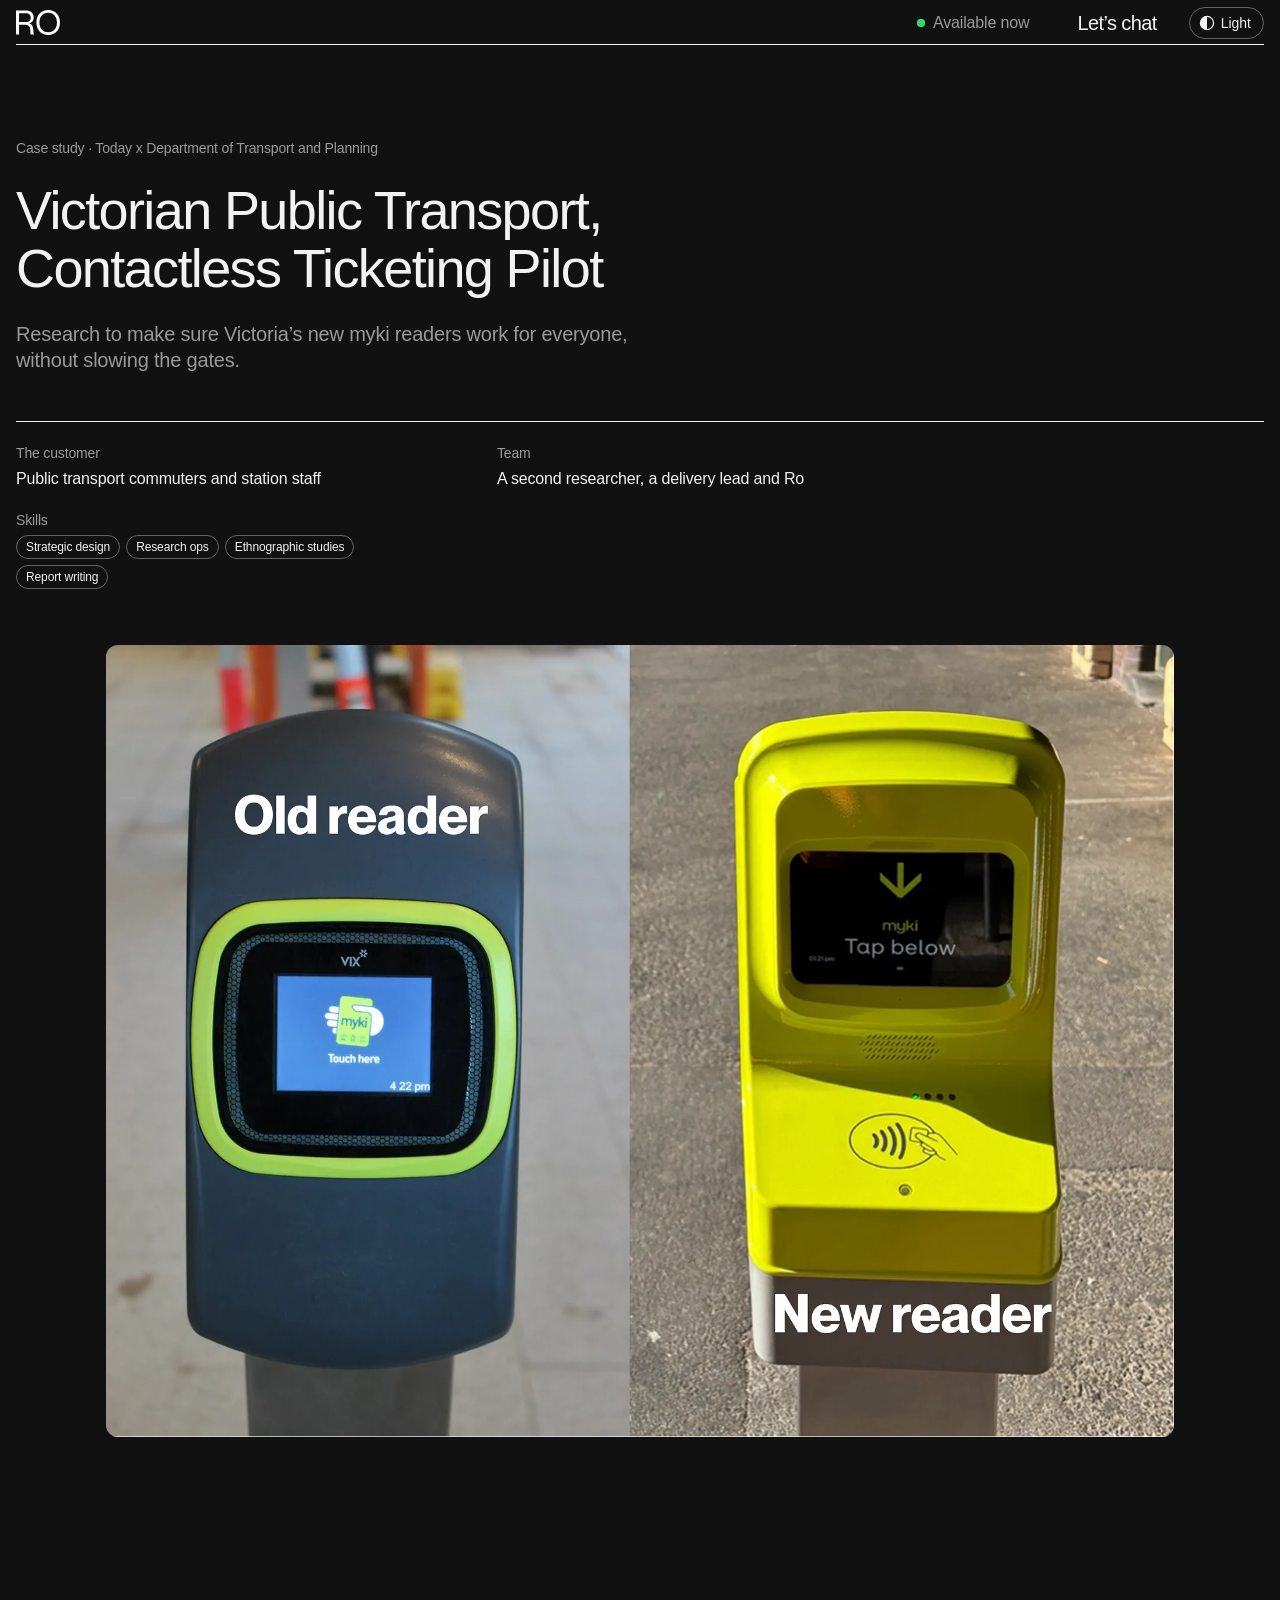
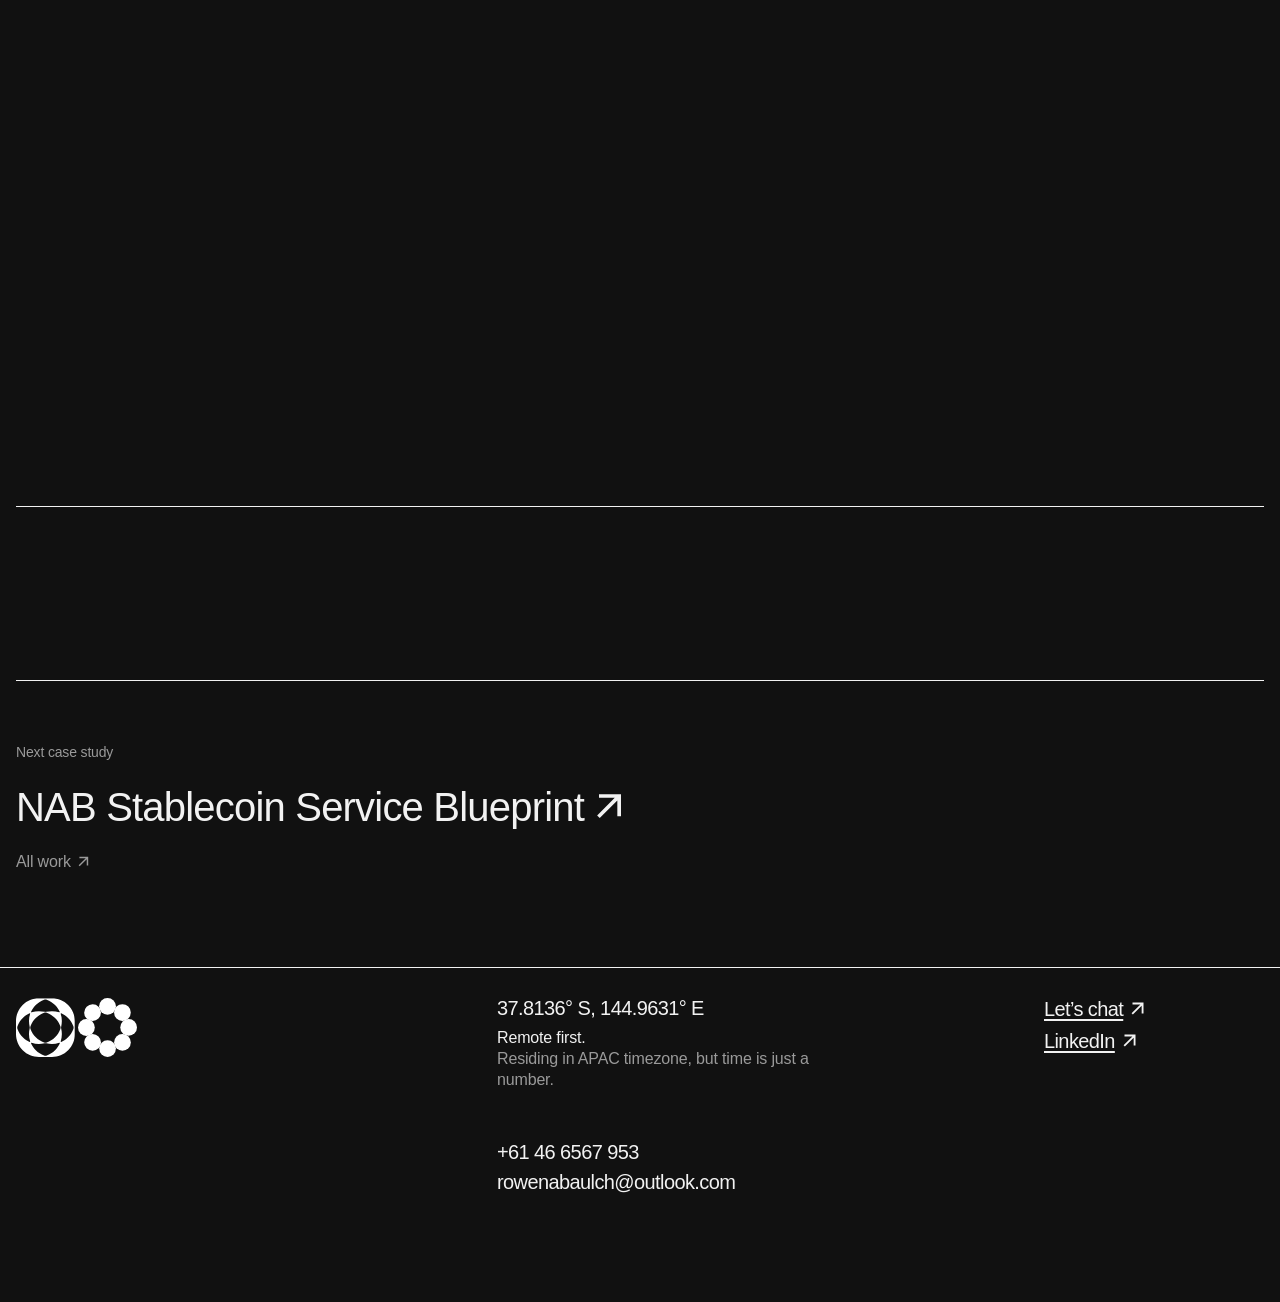
<file: projectmyki.html>
<!doctype html>
<html lang="en-AU">
<head>
  <meta charset="utf-8">
  <meta name="viewport" content="width=device-width, initial-scale=1">
  <title>Victorian Public Transport, Contactless Ticketing Pilot · Rowena Baulch</title>
  <meta name="description" content="Research to make sure Victoria’s new myki readers work for everyone, without slowing the gates.">
  <link rel="canonical" href="https://rowenabaulch.com.au/projectmyki">
  <meta property="og:site_name" content="Rowena Baulch">
  <meta property="og:title" content="Victorian Public Transport, Contactless Ticketing Pilot · Rowena Baulch">
  <meta property="og:description" content="Research to make sure Victoria’s new myki readers work for everyone, without slowing the gates.">
  <meta property="og:type" content="article">
  <meta property="og:url" content="https://rowenabaulch.com.au/projectmyki">
  <meta property="og:locale" content="en_AU">
  <meta property="og:image" content="https://rowenabaulch.com.au/assets/img/cases/myki-2.webp">
  <meta name="twitter:card" content="summary_large_image">
  <meta name="twitter:title" content="Victorian Public Transport, Contactless Ticketing Pilot · Rowena Baulch">
  <meta name="twitter:description" content="Research to make sure Victoria’s new myki readers work for everyone, without slowing the gates.">
  <meta name="twitter:image" content="https://rowenabaulch.com.au/assets/img/cases/myki-2.webp">
  <script>
    // Every visit opens dark (Ro's call, 11 Nov 2026). Choosing light with the
    // toggle only lasts for this visit. Set before first paint, so no flash.
    (function () {
      var t = null;
      try { localStorage.removeItem('theme'); t = sessionStorage.getItem('theme'); } catch (e) {}
      document.documentElement.setAttribute('data-theme', t === 'light' ? 'light' : 'dark');
    })();
  </script>
  <link rel="icon" href="/assets/icons/favicon.svg" type="image/svg+xml">
  <link rel="icon" href="/assets/icons/favicon-32.png" sizes="32x32" type="image/png">
  <link rel="apple-touch-icon" href="/assets/icons/apple-touch-icon.png">
  <link rel="stylesheet" href="styles.css?v=90">
</head>
<body>
  <header class="nav">
    <a class="nav__logo" href="/" aria-label="Rowena Baulch, home"><img src="assets/icons/ro-wordmark.svg" alt=""></a>
    <div class="nav__end">
      <nav aria-label="Main">
        <ul class="nav__links">
          <li class="nav__status"><span class="nav__dot" aria-hidden="true"></span><span class="nav__status-text">Available now</span></li>
          <li><button class="nav__cta" type="button" aria-haspopup="dialog" aria-controls="intake">Let’s chat</button></li>
        </ul>
      </nav>
      <button class="theme-toggle" type="button" aria-label="Switch to dark mode">
        <svg viewBox="0 0 20 20" aria-hidden="true" focusable="false"><circle cx="10" cy="10" r="8.25" fill="none" stroke="currentColor" stroke-width="1.5"/><path d="M10 1.75a8.25 8.25 0 0 1 0 16.5z" fill="currentColor"/></svg>
        <span class="theme-toggle__label" aria-hidden="true">Dark</span>
      </button>
    </div>
  </header>

  <main class="case">
    <header class="case__head">
      <p class="case__eyebrow">Case study · Today x Department of Transport and Planning</p>
      <h1 class="case__title">Victorian Public Transport, Contactless Ticketing Pilot</h1>
      <p class="case__summary">Research to make sure Victoria’s new myki readers work for everyone, without slowing the gates.</p>
      <dl class="case__facts">
        <div><dt>The customer</dt><dd>Public transport commuters and station staff</dd></div>
        <div><dt>Team</dt><dd>A second researcher, a delivery lead and Ro</dd></div>
        <div><dt>Skills</dt><dd><ul class="tags"><li>Strategic design</li><li>Research ops</li><li>Ethnographic studies</li><li>Report writing</li></ul></dd></div>
      </dl>
    </header>

    <img class="case__hero" src="assets/img/cases/myki-1.webp" alt="Old myki reader beside the new yellow reader" decoding="async">

    <section class="case__row" aria-labelledby="problem">
      <h2 class="section-title" id="problem" data-reveal>The problem</h2>
      <p class="case__lead" data-reveal>With contactless payments coming, the Department needed to know the new readers were intuitive, accessible and accepted by the public, and wouldn’t cause friction at gates or add to congestion.</p>
    </section>

    <section class="case__row" aria-labelledby="solution">
      <h2 class="section-title" id="solution" data-reveal>How Ro solved it</h2>
      <ol class="case__steps" data-reveal>
            <li><span class="case__num">01</span><span>Led research direction and synthesis, triangulating three methods in real stations.</span></li>
            <li><span class="case__num">02</span><span>Ran a diary study: 296 submissions over 8 weeks, before and after installation.</span></li>
            <li><span class="case__num">03</span><span>Observed 42 hours on site and recorded more than 6,700 taps.</span></li>
            <li><span class="case__num">04</span><span>Held 112 intercept interviews with customers and staff, prioritising people with accessibility needs.</span></li>
      </ol>
    </section>

    <section class="case__row" aria-labelledby="outcome">
      <h2 class="section-title" id="outcome" data-reveal>Outcome</h2>
      <p class="case__lead case__lead--ink" data-reveal>Customers rated tapping 20% easier with the new readers. The team’s recommendations, including clearer balance text, promoting “hold to extend display” and beeps matched to station noise, shaped the final specification before statewide rollout.</p>
    </section>

      <section class="case__row case__row--gallery" aria-label="More from this project">
        <h2 class="section-title" data-reveal>Inside the work</h2>
        <div class="case__gallery">
          <figure class="case__figure" data-reveal>
            <img src="assets/img/cases/myki-2.webp" alt="A station gate line with a researcher observing" loading="lazy" decoding="async">
            <figcaption>Ethnographic observation on site.</figcaption>
          </figure>
          <figure class="case__figure" data-reveal>
            <img src="assets/img/cases/myki-3.webp" alt="Diary study entries in the research tool" loading="lazy" decoding="async">
            <figcaption>Diary study entries, tagged for synthesis.</figcaption>
          </figure>
        </div>
      </section>

    <section class="case__row" aria-labelledby="learned">
      <h2 class="section-title" id="learned" data-reveal>What Ro learned</h2>
      <p class="case__body" data-reveal>Results reached saturation by week 2 of observation. Next time Ro would cap fieldwork at 3 to 4 weeks.</p>
    </section>

    <nav class="case__next" aria-label="Next case study">
      <p class="case__eyebrow">Next case study</p>
      <a class="link case__next-link" href="/projectstablecoin">NAB Stablecoin Service Blueprint <svg class="icon icon--arrow" viewBox="0 -960 960 960" aria-hidden="true" focusable="false"><path d="m256-240-56-56 384-384H240v-80h480v480h-80v-344L256-240Z"/></svg></a>
      <a class="link case__all" href="/#work">All work <svg class="icon icon--arrow" viewBox="0 -960 960 960" aria-hidden="true" focusable="false"><path d="m256-240-56-56 384-384H240v-80h480v480h-80v-344L256-240Z"/></svg></a>
    </nav>
  </main>

  <dialog class="intake" id="intake" aria-labelledby="intake-title">
    <div class="intake__inner">
      <button class="intake__close" type="button" aria-label="Close">×</button>
      <div class="intake__form-wrap">
        <p class="intake__eyebrow">Let’s chat</p>
        <h2 class="intake__title" id="intake-title">Tell Ro about your project</h2>
        <p class="intake__lede">A few details and Ro will get back to you, usually within a day. Your message opens ready to send in WhatsApp or email.</p>

        <form class="intake__form" novalidate>
          <div class="intake__row">
            <label class="field">
              <span class="field__label">Name</span>
              <input name="name" type="text" autocomplete="name" required>
            </label>
            <label class="field">
              <span class="field__label">Company <span class="field__opt">(optional)</span></span>
              <input name="company" type="text" autocomplete="organization">
            </label>
          </div>
          <label class="field">
            <span class="field__label">Email <span class="field__opt">(optional)</span></span>
            <input name="email" type="email" autocomplete="email">
          </label>

          <fieldset class="field">
            <legend class="field__label">What can Ro help with?</legend>
            <div class="choices">
              <label class="choice"><input type="checkbox" name="help" value="Product design"><span>Product design</span></label>
              <label class="choice"><input type="checkbox" name="help" value="UX research"><span>UX research</span></label>
              <label class="choice"><input type="checkbox" name="help" value="AI workflows"><span>AI workflows</span></label>
              <label class="choice"><input type="checkbox" name="help" value="Conversion and testing"><span>Conversion and testing</span></label>
              <label class="choice"><input type="checkbox" name="help" value="Full-time role"><span>Full-time role</span></label>
              <label class="choice"><input type="checkbox" name="help" value="Something else"><span>Something else</span></label>
            </div>
          </fieldset>

          <label class="field">
            <span class="field__label">Timeline</span>
            <select name="timeline">
              <option value="">Choose one</option>
              <option>As soon as possible</option>
              <option>In the next month</option>
              <option>In 1 to 3 months</option>
              <option>Just exploring</option>
            </select>
          </label>

          <label class="field">
            <span class="field__label">About the project</span>
            <textarea name="details" rows="5" required placeholder="What’s the problem, and what would a great outcome look like?"></textarea>
          </label>

          <p class="intake__error" role="alert" hidden>Please add your name and a little about the project.</p>

          <div class="intake__actions">
            <button class="intake__send" type="submit" value="whatsapp">Send on WhatsApp</button>
            <button class="intake__send intake__send--alt" type="submit" value="email">Send by email</button>
          </div>
          <p class="intake__note">Nothing is stored on this site. Your message goes straight from your WhatsApp or email.</p>
        </form>
      </div>

      <div class="intake__done" hidden tabindex="-1">
        <p class="intake__eyebrow">Almost there</p>
        <h2 class="intake__title">Your message is ready</h2>
        <p class="intake__lede">Press send in <span data-channel>WhatsApp</span> and it comes straight to Ro. Thanks for reaching out.</p>
        <button class="intake__send intake__send--alt" type="button" data-intake-reset>Back to the form</button>
      </div>
    </div>
  </dialog>

  <footer class="footer">
    <div class="footer__marks"><img src="assets/icons/footer-marks.svg" alt=""></div>
    <div>
      <section aria-label="Location">
        <p class="footer__coords">37.8136° S, 144.9631° E</p>
        <p class="footer__note"><span>Remote first.</span> Residing in APAC timezone, but time is just a number.</p>
      </section>
      <section aria-label="Contact">
        <p><a href="tel:+61466567953">+61 46 6567 953</a></p>
        <p><a href="mailto:rowenabaulch@outlook.com">rowenabaulch@outlook.com</a></p>
      </section>
    </div>
    <div class="footer__col--right">
      <section aria-label="Social">
        <p><button class="nav__cta footer__cta link" type="button" aria-haspopup="dialog" aria-controls="intake">Let’s chat <svg class="icon icon--arrow" viewBox="0 -960 960 960" aria-hidden="true" focusable="false"><path d="m256-240-56-56 384-384H240v-80h480v480h-80v-344L256-240Z"/></svg></button></p>
        <p><a class="link" href="https://www.linkedin.com/in/rowena-baulch-08396ab8/">LinkedIn <svg class="icon icon--arrow" viewBox="0 -960 960 960" aria-hidden="true" focusable="false"><path d="m256-240-56-56 384-384H240v-80h480v480h-80v-344L256-240Z"/></svg></a></p>
      </section>
    </div>
  </footer>
  <script src="assets/site.js?v=4" defer></script>
</body>
</html>
</file>
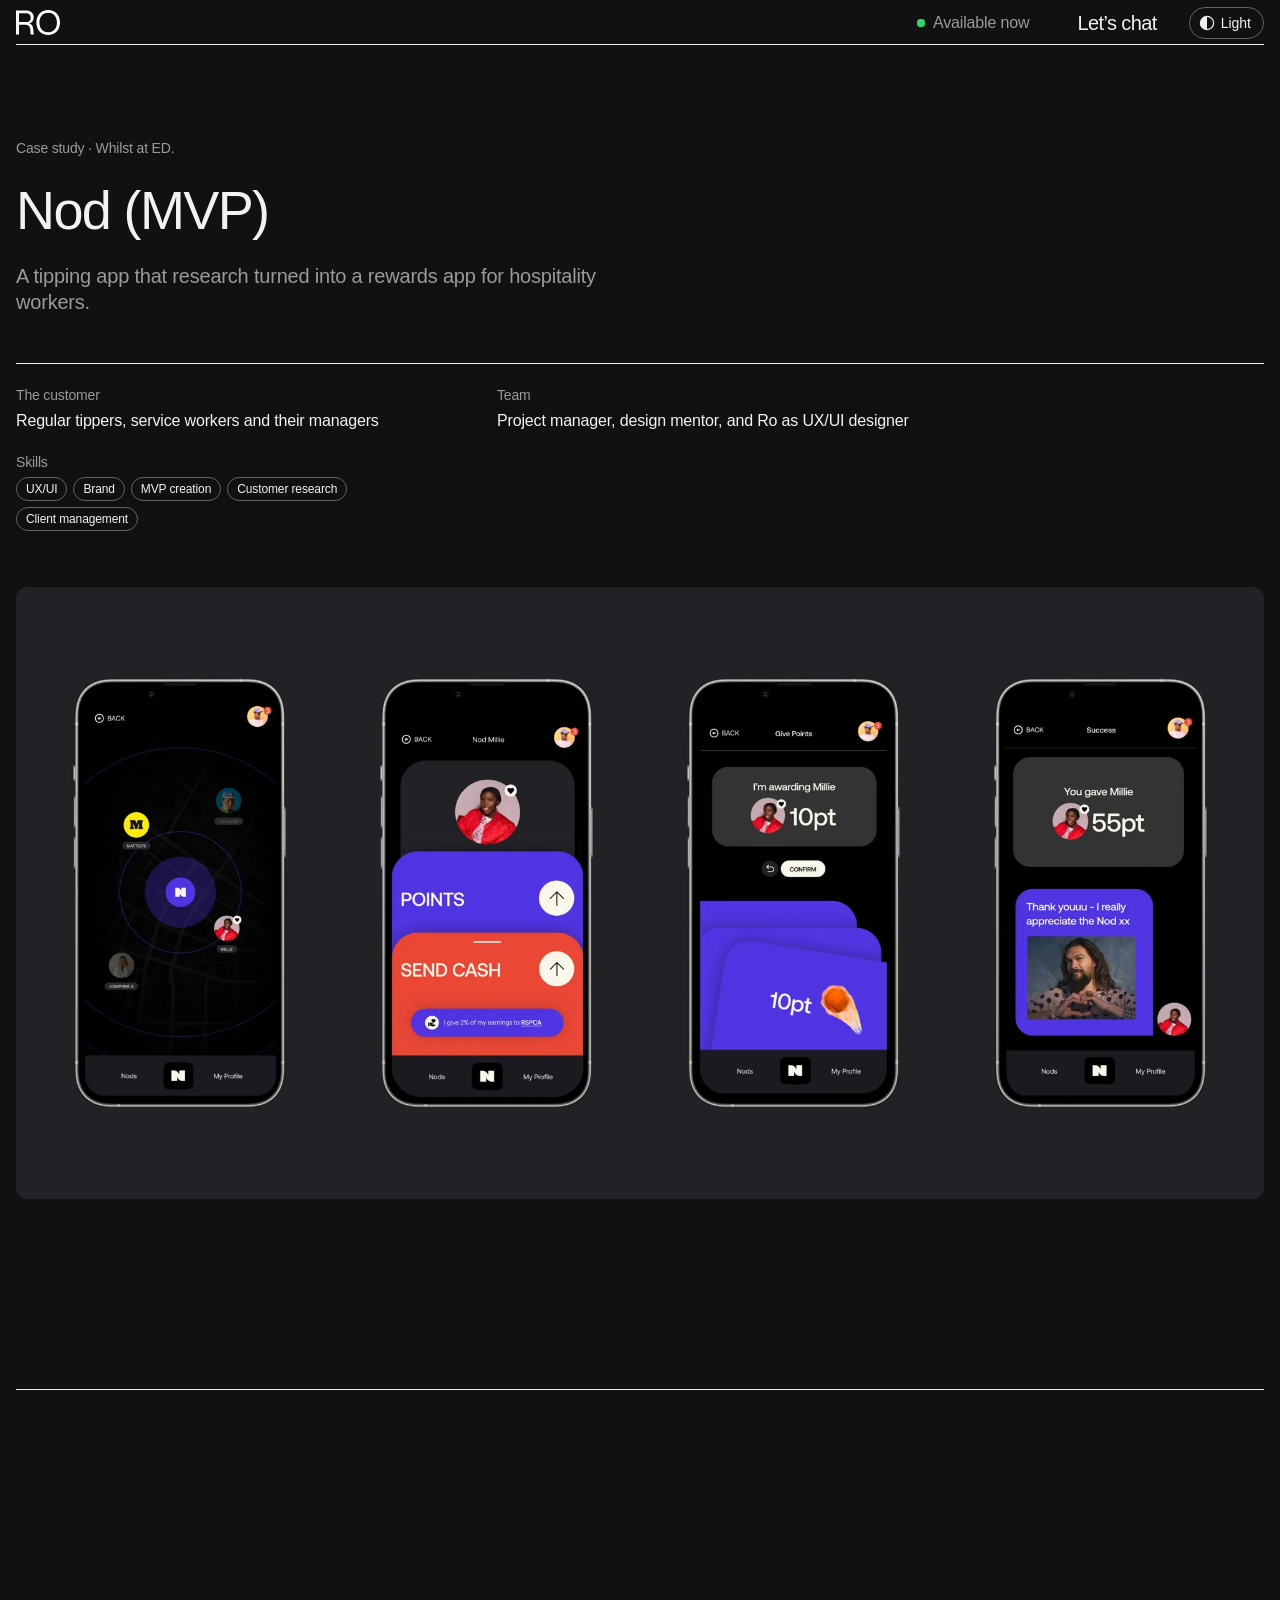
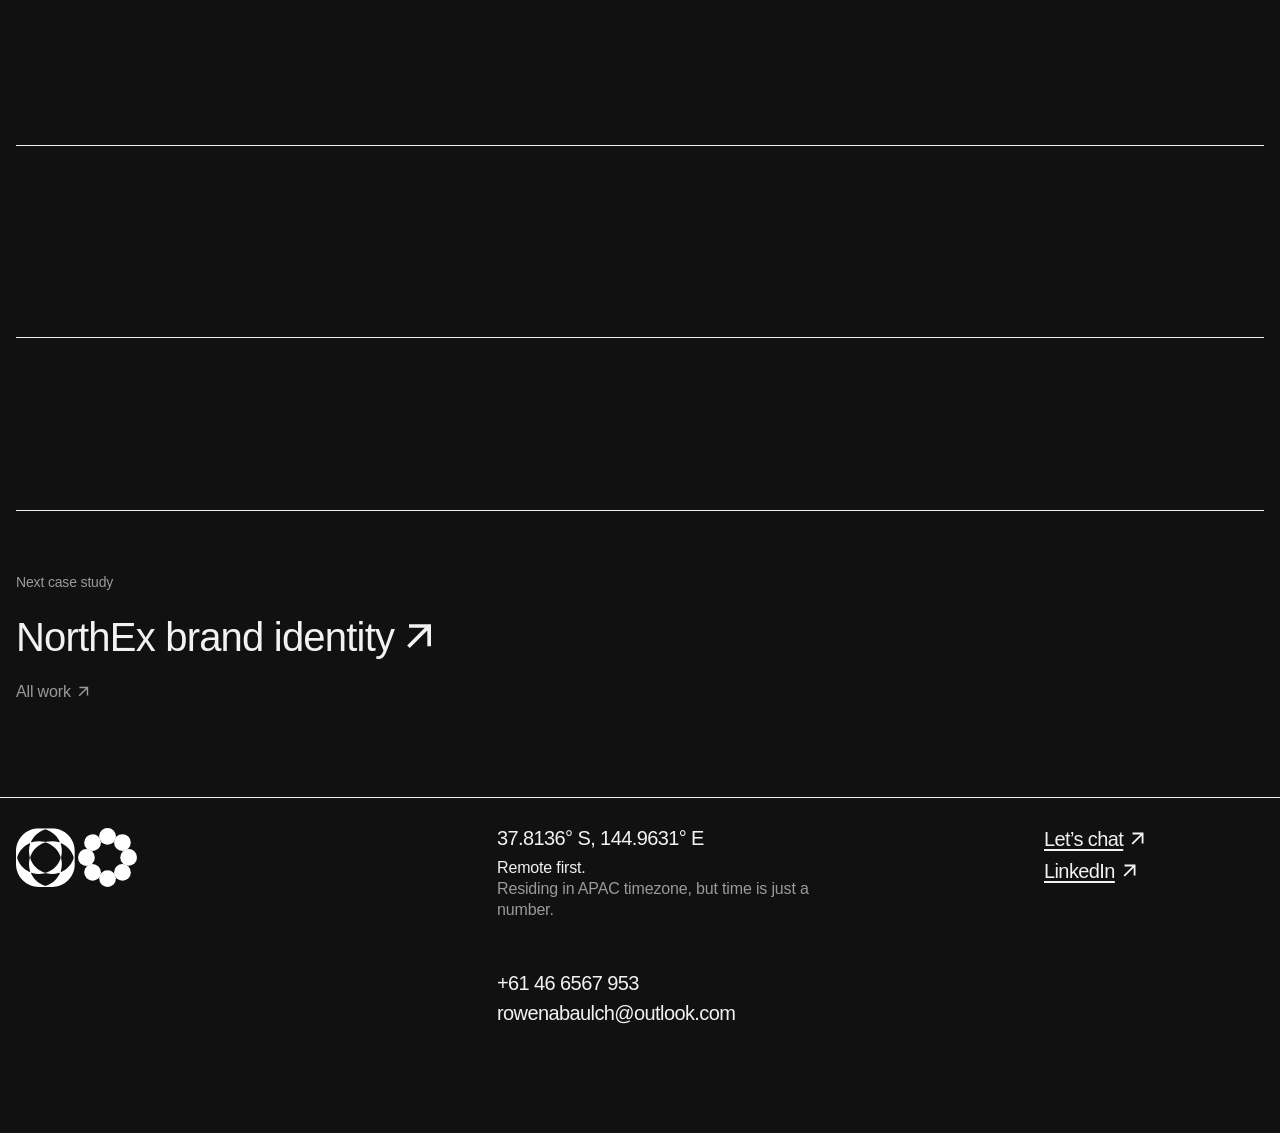
<file: projectnod.html>
<!doctype html>
<html lang="en-AU">
<head>
  <meta charset="utf-8">
  <meta name="viewport" content="width=device-width, initial-scale=1">
  <title>Nod (MVP) · Rowena Baulch</title>
  <meta name="description" content="A tipping app that research turned into a rewards app for hospitality workers.">
  <link rel="canonical" href="https://rowenabaulch.com.au/projectnod">
  <meta property="og:site_name" content="Rowena Baulch">
  <meta property="og:title" content="Nod (MVP) · Rowena Baulch">
  <meta property="og:description" content="A tipping app that research turned into a rewards app for hospitality workers.">
  <meta property="og:type" content="article">
  <meta property="og:url" content="https://rowenabaulch.com.au/projectnod">
  <meta property="og:locale" content="en_AU">
  <meta property="og:image" content="https://rowenabaulch.com.au/assets/img/og-card.png?v=2">
  <meta name="twitter:card" content="summary_large_image">
  <meta name="twitter:title" content="Nod (MVP) · Rowena Baulch">
  <meta name="twitter:description" content="A tipping app that research turned into a rewards app for hospitality workers.">
  <meta name="twitter:image" content="https://rowenabaulch.com.au/assets/img/og-card.png?v=2">
  <script>
    // Every visit opens dark (Ro's call, 11 Nov 2026). Choosing light with the
    // toggle only lasts for this visit. Set before first paint, so no flash.
    (function () {
      var t = null;
      try { localStorage.removeItem('theme'); t = sessionStorage.getItem('theme'); } catch (e) {}
      document.documentElement.setAttribute('data-theme', t === 'light' ? 'light' : 'dark');
    })();
  </script>
  <link rel="icon" href="/assets/icons/favicon.svg" type="image/svg+xml">
  <link rel="icon" href="/assets/icons/favicon-32.png" sizes="32x32" type="image/png">
  <link rel="apple-touch-icon" href="/assets/icons/apple-touch-icon.png">
  <link rel="stylesheet" href="styles.css?v=90">
</head>
<body>
  <header class="nav">
    <a class="nav__logo" href="/" aria-label="Rowena Baulch, home"><img src="assets/icons/ro-wordmark.svg" alt=""></a>
    <div class="nav__end">
      <nav aria-label="Main">
        <ul class="nav__links">
          <li class="nav__status"><span class="nav__dot" aria-hidden="true"></span><span class="nav__status-text">Available now</span></li>
          <li><button class="nav__cta" type="button" aria-haspopup="dialog" aria-controls="intake">Let’s chat</button></li>
        </ul>
      </nav>
      <button class="theme-toggle" type="button" aria-label="Switch to dark mode">
        <svg viewBox="0 0 20 20" aria-hidden="true" focusable="false"><circle cx="10" cy="10" r="8.25" fill="none" stroke="currentColor" stroke-width="1.5"/><path d="M10 1.75a8.25 8.25 0 0 1 0 16.5z" fill="currentColor"/></svg>
        <span class="theme-toggle__label" aria-hidden="true">Dark</span>
      </button>
    </div>
  </header>

  <main class="case">
    <header class="case__head">
      <p class="case__eyebrow">Case study · Whilst at ED.</p>
      <h1 class="case__title">Nod (MVP)</h1>
      <p class="case__summary">A tipping app that research turned into a rewards app for hospitality workers.</p>
      <dl class="case__facts">
        <div><dt>The customer</dt><dd>Regular tippers, service workers and their managers</dd></div>
        <div><dt>Team</dt><dd>Project manager, design mentor, and Ro as UX/UI designer</dd></div>
        <div><dt>Skills</dt><dd><ul class="tags"><li>UX/UI</li><li>Brand</li><li>MVP creation</li><li>Customer research</li><li>Client management</li></ul></dd></div>
      </dl>
    </header>

    <img class="case__hero" src="assets/img/cases/nod-1.webp" alt="Four Nod app screens: points, send cash and rewards" decoding="async">

    <section class="case__row" aria-labelledby="problem">
      <h2 class="section-title" id="problem" data-reveal>The problem</h2>
      <p class="case__lead" data-reveal>The client wanted a tipping app for Australian hospitality, convinced there was a gap in the market.</p>
    </section>

    <section class="case__row" aria-labelledby="solution">
      <h2 class="section-title" id="solution" data-reveal>How Ro solved it</h2>
      <ol class="case__steps" data-reveal>
            <li><span class="case__num">01</span><span>Set up research to test whether people actually wanted a tipping app.</span></li>
            <li><span class="case__num">02</span><span>Ran generative research with 5 self-identified regular tippers.</span></li>
            <li><span class="case__num">03</span><span>Found little appetite, and steered the client beyond money-only tips.</span></li>
            <li><span class="case__num">04</span><span>Designed an MVP with cash tips plus points workers can redeem for rewards like extra leave, or bring to promotion conversations.</span></li>
      </ol>
    </section>

    <section class="case__row" aria-labelledby="outcome">
      <h2 class="section-title" id="outcome" data-reveal>Outcome</h2>
      <p class="case__lead case__lead--ink" data-reveal>The client kept the app but broadened it, so it could still help service workers in a country that doesn’t tip much.</p>
    </section>

    <section class="case__row" aria-labelledby="learned">
      <h2 class="section-title" id="learned" data-reveal>What Ro learned</h2>
      <p class="case__body" data-reveal>The idea kept Ro motivated because it helped service workers. Given Australia’s appetite for tipping, it would likely do even better in the US.</p>
    </section>

    <nav class="case__next" aria-label="Next case study">
      <p class="case__eyebrow">Next case study</p>
      <a class="link case__next-link" href="/projectnorthex">NorthEx brand identity <svg class="icon icon--arrow" viewBox="0 -960 960 960" aria-hidden="true" focusable="false"><path d="m256-240-56-56 384-384H240v-80h480v480h-80v-344L256-240Z"/></svg></a>
      <a class="link case__all" href="/#work">All work <svg class="icon icon--arrow" viewBox="0 -960 960 960" aria-hidden="true" focusable="false"><path d="m256-240-56-56 384-384H240v-80h480v480h-80v-344L256-240Z"/></svg></a>
    </nav>
  </main>

  <dialog class="intake" id="intake" aria-labelledby="intake-title">
    <div class="intake__inner">
      <button class="intake__close" type="button" aria-label="Close">×</button>
      <div class="intake__form-wrap">
        <p class="intake__eyebrow">Let’s chat</p>
        <h2 class="intake__title" id="intake-title">Tell Ro about your project</h2>
        <p class="intake__lede">A few details and Ro will get back to you, usually within a day. Your message opens ready to send in WhatsApp or email.</p>

        <form class="intake__form" novalidate>
          <div class="intake__row">
            <label class="field">
              <span class="field__label">Name</span>
              <input name="name" type="text" autocomplete="name" required>
            </label>
            <label class="field">
              <span class="field__label">Company <span class="field__opt">(optional)</span></span>
              <input name="company" type="text" autocomplete="organization">
            </label>
          </div>
          <label class="field">
            <span class="field__label">Email <span class="field__opt">(optional)</span></span>
            <input name="email" type="email" autocomplete="email">
          </label>

          <fieldset class="field">
            <legend class="field__label">What can Ro help with?</legend>
            <div class="choices">
              <label class="choice"><input type="checkbox" name="help" value="Product design"><span>Product design</span></label>
              <label class="choice"><input type="checkbox" name="help" value="UX research"><span>UX research</span></label>
              <label class="choice"><input type="checkbox" name="help" value="AI workflows"><span>AI workflows</span></label>
              <label class="choice"><input type="checkbox" name="help" value="Conversion and testing"><span>Conversion and testing</span></label>
              <label class="choice"><input type="checkbox" name="help" value="Full-time role"><span>Full-time role</span></label>
              <label class="choice"><input type="checkbox" name="help" value="Something else"><span>Something else</span></label>
            </div>
          </fieldset>

          <label class="field">
            <span class="field__label">Timeline</span>
            <select name="timeline">
              <option value="">Choose one</option>
              <option>As soon as possible</option>
              <option>In the next month</option>
              <option>In 1 to 3 months</option>
              <option>Just exploring</option>
            </select>
          </label>

          <label class="field">
            <span class="field__label">About the project</span>
            <textarea name="details" rows="5" required placeholder="What’s the problem, and what would a great outcome look like?"></textarea>
          </label>

          <p class="intake__error" role="alert" hidden>Please add your name and a little about the project.</p>

          <div class="intake__actions">
            <button class="intake__send" type="submit" value="whatsapp">Send on WhatsApp</button>
            <button class="intake__send intake__send--alt" type="submit" value="email">Send by email</button>
          </div>
          <p class="intake__note">Nothing is stored on this site. Your message goes straight from your WhatsApp or email.</p>
        </form>
      </div>

      <div class="intake__done" hidden tabindex="-1">
        <p class="intake__eyebrow">Almost there</p>
        <h2 class="intake__title">Your message is ready</h2>
        <p class="intake__lede">Press send in <span data-channel>WhatsApp</span> and it comes straight to Ro. Thanks for reaching out.</p>
        <button class="intake__send intake__send--alt" type="button" data-intake-reset>Back to the form</button>
      </div>
    </div>
  </dialog>

  <footer class="footer">
    <div class="footer__marks"><img src="assets/icons/footer-marks.svg" alt=""></div>
    <div>
      <section aria-label="Location">
        <p class="footer__coords">37.8136° S, 144.9631° E</p>
        <p class="footer__note"><span>Remote first.</span> Residing in APAC timezone, but time is just a number.</p>
      </section>
      <section aria-label="Contact">
        <p><a href="tel:+61466567953">+61 46 6567 953</a></p>
        <p><a href="mailto:rowenabaulch@outlook.com">rowenabaulch@outlook.com</a></p>
      </section>
    </div>
    <div class="footer__col--right">
      <section aria-label="Social">
        <p><button class="nav__cta footer__cta link" type="button" aria-haspopup="dialog" aria-controls="intake">Let’s chat <svg class="icon icon--arrow" viewBox="0 -960 960 960" aria-hidden="true" focusable="false"><path d="m256-240-56-56 384-384H240v-80h480v480h-80v-344L256-240Z"/></svg></button></p>
        <p><a class="link" href="https://www.linkedin.com/in/rowena-baulch-08396ab8/">LinkedIn <svg class="icon icon--arrow" viewBox="0 -960 960 960" aria-hidden="true" focusable="false"><path d="m256-240-56-56 384-384H240v-80h480v480h-80v-344L256-240Z"/></svg></a></p>
      </section>
    </div>
  </footer>
  <script src="assets/site.js?v=4" defer></script>
</body>
</html>
</file>
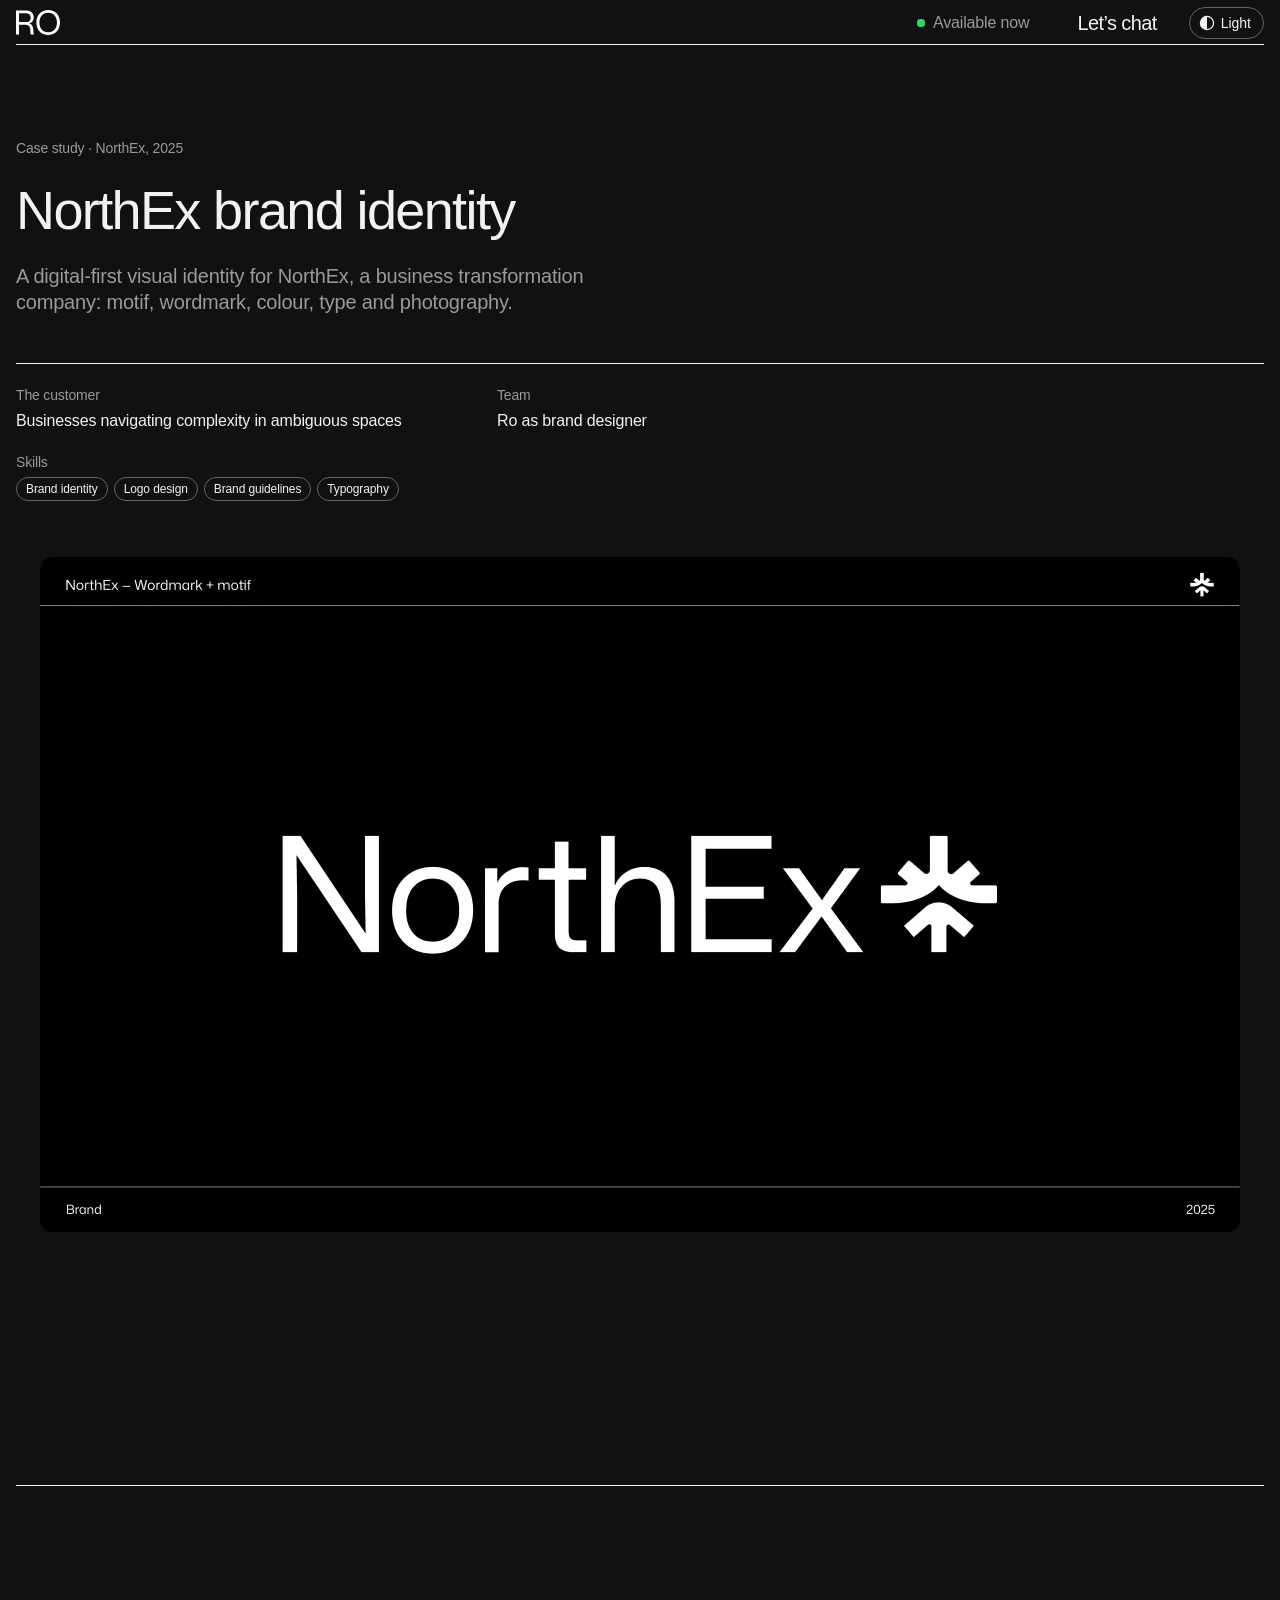
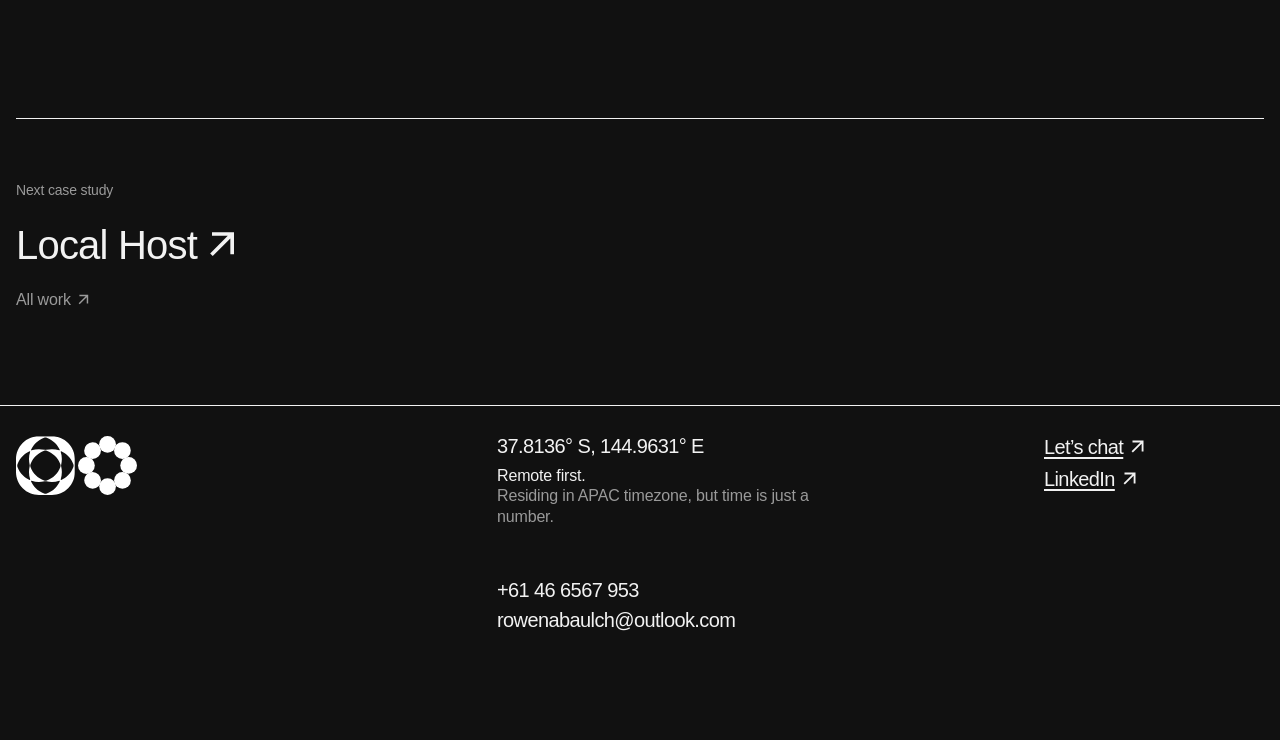
<file: projectnorthex.html>
<!doctype html>
<html lang="en-AU">
<head>
  <meta charset="utf-8">
  <meta name="viewport" content="width=device-width, initial-scale=1">
  <title>NorthEx brand identity · Rowena Baulch</title>
  <meta name="description" content="A digital-first visual identity for NorthEx, a business transformation company: motif, wordmark, colour, type and photography.">
  <link rel="canonical" href="https://rowenabaulch.com.au/projectnorthex">
  <meta property="og:site_name" content="Rowena Baulch">
  <meta property="og:title" content="NorthEx brand identity · Rowena Baulch">
  <meta property="og:description" content="A digital-first visual identity for NorthEx, a business transformation company: motif, wordmark, colour, type and photography.">
  <meta property="og:type" content="article">
  <meta property="og:url" content="https://rowenabaulch.com.au/projectnorthex">
  <meta property="og:locale" content="en_AU">
  <meta property="og:image" content="https://rowenabaulch.com.au/assets/img/cases/northex-1.webp">
  <meta name="twitter:card" content="summary_large_image">
  <meta name="twitter:title" content="NorthEx brand identity · Rowena Baulch">
  <meta name="twitter:description" content="A digital-first visual identity for NorthEx, a business transformation company: motif, wordmark, colour, type and photography.">
  <meta name="twitter:image" content="https://rowenabaulch.com.au/assets/img/cases/northex-1.webp">
  <script>
    // Every visit opens dark (Ro's call, 11 Nov 2026). Choosing light with the
    // toggle only lasts for this visit. Set before first paint, so no flash.
    (function () {
      var t = null;
      try { localStorage.removeItem('theme'); t = sessionStorage.getItem('theme'); } catch (e) {}
      document.documentElement.setAttribute('data-theme', t === 'light' ? 'light' : 'dark');
    })();
  </script>
  <link rel="icon" href="/assets/icons/favicon.svg" type="image/svg+xml">
  <link rel="icon" href="/assets/icons/favicon-32.png" sizes="32x32" type="image/png">
  <link rel="apple-touch-icon" href="/assets/icons/apple-touch-icon.png">
  <link rel="stylesheet" href="styles.css?v=90">
</head>
<body>
  <header class="nav">
    <a class="nav__logo" href="/" aria-label="Rowena Baulch, home"><img src="assets/icons/ro-wordmark.svg" alt=""></a>
    <div class="nav__end">
      <nav aria-label="Main">
        <ul class="nav__links">
          <li class="nav__status"><span class="nav__dot" aria-hidden="true"></span><span class="nav__status-text">Available now</span></li>
          <li><button class="nav__cta" type="button" aria-haspopup="dialog" aria-controls="intake">Let’s chat</button></li>
        </ul>
      </nav>
      <button class="theme-toggle" type="button" aria-label="Switch to dark mode">
        <svg viewBox="0 0 20 20" aria-hidden="true" focusable="false"><circle cx="10" cy="10" r="8.25" fill="none" stroke="currentColor" stroke-width="1.5"/><path d="M10 1.75a8.25 8.25 0 0 1 0 16.5z" fill="currentColor"/></svg>
        <span class="theme-toggle__label" aria-hidden="true">Dark</span>
      </button>
    </div>
  </header>

  <main class="case">
    <header class="case__head">
      <p class="case__eyebrow">Case study · NorthEx, 2025</p>
      <h1 class="case__title">NorthEx brand identity</h1>
      <p class="case__summary">A digital-first visual identity for NorthEx, a business transformation company: motif, wordmark, colour, type and photography.</p>
      <dl class="case__facts">
        <div><dt>The customer</dt><dd>Businesses navigating complexity in ambiguous spaces</dd></div>
        <div><dt>Team</dt><dd>Ro as brand designer</dd></div>
        <div><dt>Skills</dt><dd><ul class="tags"><li>Brand identity</li><li>Logo design</li><li>Brand guidelines</li><li>Typography</li></ul></dd></div>
      </dl>
    </header>

    <img class="case__hero" src="assets/img/cases/northex-1.webp" alt="The NorthEx wordmark and its north star motif, white on black" decoding="async">

    <section class="case__row" aria-labelledby="problem">
      <h2 class="section-title" id="problem" data-reveal>The problem</h2>
      <p class="case__lead" data-reveal>NorthEx helps clients move with confidence into what’s next. It needed a visual identity built digital first, with guidelines firm enough to follow and flexible enough to grow with the business.</p>
    </section>

    <section class="case__row" aria-labelledby="solution">
      <h2 class="section-title" id="solution" data-reveal>How Ro solved it</h2>
      <ol class="case__steps" data-reveal>
            <li><span class="case__num">01</span><span>Designed a motif that carries the brand’s ethos in one simple form, recognisable with or without the wordmark: discovering true north, expansive thinking, and safe, exponential growth.</span></li>
            <li><span class="case__num">02</span><span>Checked the motif under Search IP Australia, with no matching images.</span></li>
            <li><span class="case__num">03</span><span>Kept the palette minimal: black, carbon, ion mist and white, plus two secondary colours sampled from a photo of a quantum computer, used sparingly for calls to action.</span></li>
            <li><span class="case__num">04</span><span>Chose Mona Sans, open source and digitally native, with Arial as the fallback for internal documents, and set a type scale for web-first use.</span></li>
            <li><span class="case__num">05</span><span>Defined a photography style of dark-lit, abstract shapes in man-made and natural structures.</span></li>
            <li><span class="case__num">06</span><span>Costed a future move to Neue Montreal, so NorthEx can upgrade its type when the time is right.</span></li>
      </ol>
    </section>

    <section class="case__row" aria-labelledby="outcome">
      <h2 class="section-title" id="outcome" data-reveal>Outcome</h2>
      <p class="case__lead case__lead--ink" data-reveal>A brand guidelines deck covering the motif, wordmark and clear space, colour, type and photography, shown applied to event billboards.</p>
    </section>

      <section class="case__row case__row--gallery" aria-label="More from this project">
        <h2 class="section-title" data-reveal>Inside the work</h2>
        <div class="case__gallery">
          <figure class="case__figure" data-reveal>
            <img src="assets/img/cases/northex-2.webp" alt="The NorthEx motif, with three versions showing discovering true north, expansive thinking and safe, exponential growth" loading="lazy" decoding="async">
            <figcaption>The motif and the three ideas it carries.</figcaption>
          </figure>
          <figure class="case__figure" data-reveal>
            <img src="assets/img/cases/northex-3.webp" alt="Primary palette of black, carbon, ion mist and white, and secondary palette of verdant signal yellow and neural veil lilac" loading="lazy" decoding="async">
            <figcaption>Primary and secondary palettes. The secondary colours are sampled from a photo of a quantum computer.</figcaption>
          </figure>
          <figure class="case__figure" data-reveal>
            <img src="assets/img/cases/northex-4.webp" alt="Type system slide showing Mona Sans as the main typeface and Arial as the fallback" loading="lazy" decoding="async">
            <figcaption>Type system: Mona Sans, with Arial as the fallback.</figcaption>
          </figure>
          <figure class="case__figure" data-reveal>
            <img src="assets/img/cases/northex-5.webp" alt="Three dark-lit abstract photographs: a sphere, a lit staircase and a spiral" loading="lazy" decoding="async">
            <figcaption>Photography style: dark-lit, abstract shapes.</figcaption>
          </figure>
          <figure class="case__figure" data-reveal>
            <img src="assets/img/cases/northex-6.webp" alt="A street billboard for The Convergence Summit, hosted by NorthEx, in the new identity" loading="lazy" decoding="async">
            <figcaption>The identity applied to an event billboard.</figcaption>
          </figure>
        </div>
      </section>

    <nav class="case__next" aria-label="Next case study">
      <p class="case__eyebrow">Next case study</p>
      <a class="link case__next-link" href="/projectlocalhost">Local Host <svg class="icon icon--arrow" viewBox="0 -960 960 960" aria-hidden="true" focusable="false"><path d="m256-240-56-56 384-384H240v-80h480v480h-80v-344L256-240Z"/></svg></a>
      <a class="link case__all" href="/#work">All work <svg class="icon icon--arrow" viewBox="0 -960 960 960" aria-hidden="true" focusable="false"><path d="m256-240-56-56 384-384H240v-80h480v480h-80v-344L256-240Z"/></svg></a>
    </nav>
  </main>

  <dialog class="intake" id="intake" aria-labelledby="intake-title">
    <div class="intake__inner">
      <button class="intake__close" type="button" aria-label="Close">×</button>
      <div class="intake__form-wrap">
        <p class="intake__eyebrow">Let’s chat</p>
        <h2 class="intake__title" id="intake-title">Tell Ro about your project</h2>
        <p class="intake__lede">A few details and Ro will get back to you, usually within a day. Your message opens ready to send in WhatsApp or email.</p>

        <form class="intake__form" novalidate>
          <div class="intake__row">
            <label class="field">
              <span class="field__label">Name</span>
              <input name="name" type="text" autocomplete="name" required>
            </label>
            <label class="field">
              <span class="field__label">Company <span class="field__opt">(optional)</span></span>
              <input name="company" type="text" autocomplete="organization">
            </label>
          </div>
          <label class="field">
            <span class="field__label">Email <span class="field__opt">(optional)</span></span>
            <input name="email" type="email" autocomplete="email">
          </label>

          <fieldset class="field">
            <legend class="field__label">What can Ro help with?</legend>
            <div class="choices">
              <label class="choice"><input type="checkbox" name="help" value="Product design"><span>Product design</span></label>
              <label class="choice"><input type="checkbox" name="help" value="UX research"><span>UX research</span></label>
              <label class="choice"><input type="checkbox" name="help" value="AI workflows"><span>AI workflows</span></label>
              <label class="choice"><input type="checkbox" name="help" value="Conversion and testing"><span>Conversion and testing</span></label>
              <label class="choice"><input type="checkbox" name="help" value="Full-time role"><span>Full-time role</span></label>
              <label class="choice"><input type="checkbox" name="help" value="Something else"><span>Something else</span></label>
            </div>
          </fieldset>

          <label class="field">
            <span class="field__label">Timeline</span>
            <select name="timeline">
              <option value="">Choose one</option>
              <option>As soon as possible</option>
              <option>In the next month</option>
              <option>In 1 to 3 months</option>
              <option>Just exploring</option>
            </select>
          </label>

          <label class="field">
            <span class="field__label">About the project</span>
            <textarea name="details" rows="5" required placeholder="What’s the problem, and what would a great outcome look like?"></textarea>
          </label>

          <p class="intake__error" role="alert" hidden>Please add your name and a little about the project.</p>

          <div class="intake__actions">
            <button class="intake__send" type="submit" value="whatsapp">Send on WhatsApp</button>
            <button class="intake__send intake__send--alt" type="submit" value="email">Send by email</button>
          </div>
          <p class="intake__note">Nothing is stored on this site. Your message goes straight from your WhatsApp or email.</p>
        </form>
      </div>

      <div class="intake__done" hidden tabindex="-1">
        <p class="intake__eyebrow">Almost there</p>
        <h2 class="intake__title">Your message is ready</h2>
        <p class="intake__lede">Press send in <span data-channel>WhatsApp</span> and it comes straight to Ro. Thanks for reaching out.</p>
        <button class="intake__send intake__send--alt" type="button" data-intake-reset>Back to the form</button>
      </div>
    </div>
  </dialog>

  <footer class="footer">
    <div class="footer__marks"><img src="assets/icons/footer-marks.svg" alt=""></div>
    <div>
      <section aria-label="Location">
        <p class="footer__coords">37.8136° S, 144.9631° E</p>
        <p class="footer__note"><span>Remote first.</span> Residing in APAC timezone, but time is just a number.</p>
      </section>
      <section aria-label="Contact">
        <p><a href="tel:+61466567953">+61 46 6567 953</a></p>
        <p><a href="mailto:rowenabaulch@outlook.com">rowenabaulch@outlook.com</a></p>
      </section>
    </div>
    <div class="footer__col--right">
      <section aria-label="Social">
        <p><button class="nav__cta footer__cta link" type="button" aria-haspopup="dialog" aria-controls="intake">Let’s chat <svg class="icon icon--arrow" viewBox="0 -960 960 960" aria-hidden="true" focusable="false"><path d="m256-240-56-56 384-384H240v-80h480v480h-80v-344L256-240Z"/></svg></button></p>
        <p><a class="link" href="https://www.linkedin.com/in/rowena-baulch-08396ab8/">LinkedIn <svg class="icon icon--arrow" viewBox="0 -960 960 960" aria-hidden="true" focusable="false"><path d="m256-240-56-56 384-384H240v-80h480v480h-80v-344L256-240Z"/></svg></a></p>
      </section>
    </div>
  </footer>
  <script src="assets/site.js?v=4" defer></script>
</body>
</html>
</file>
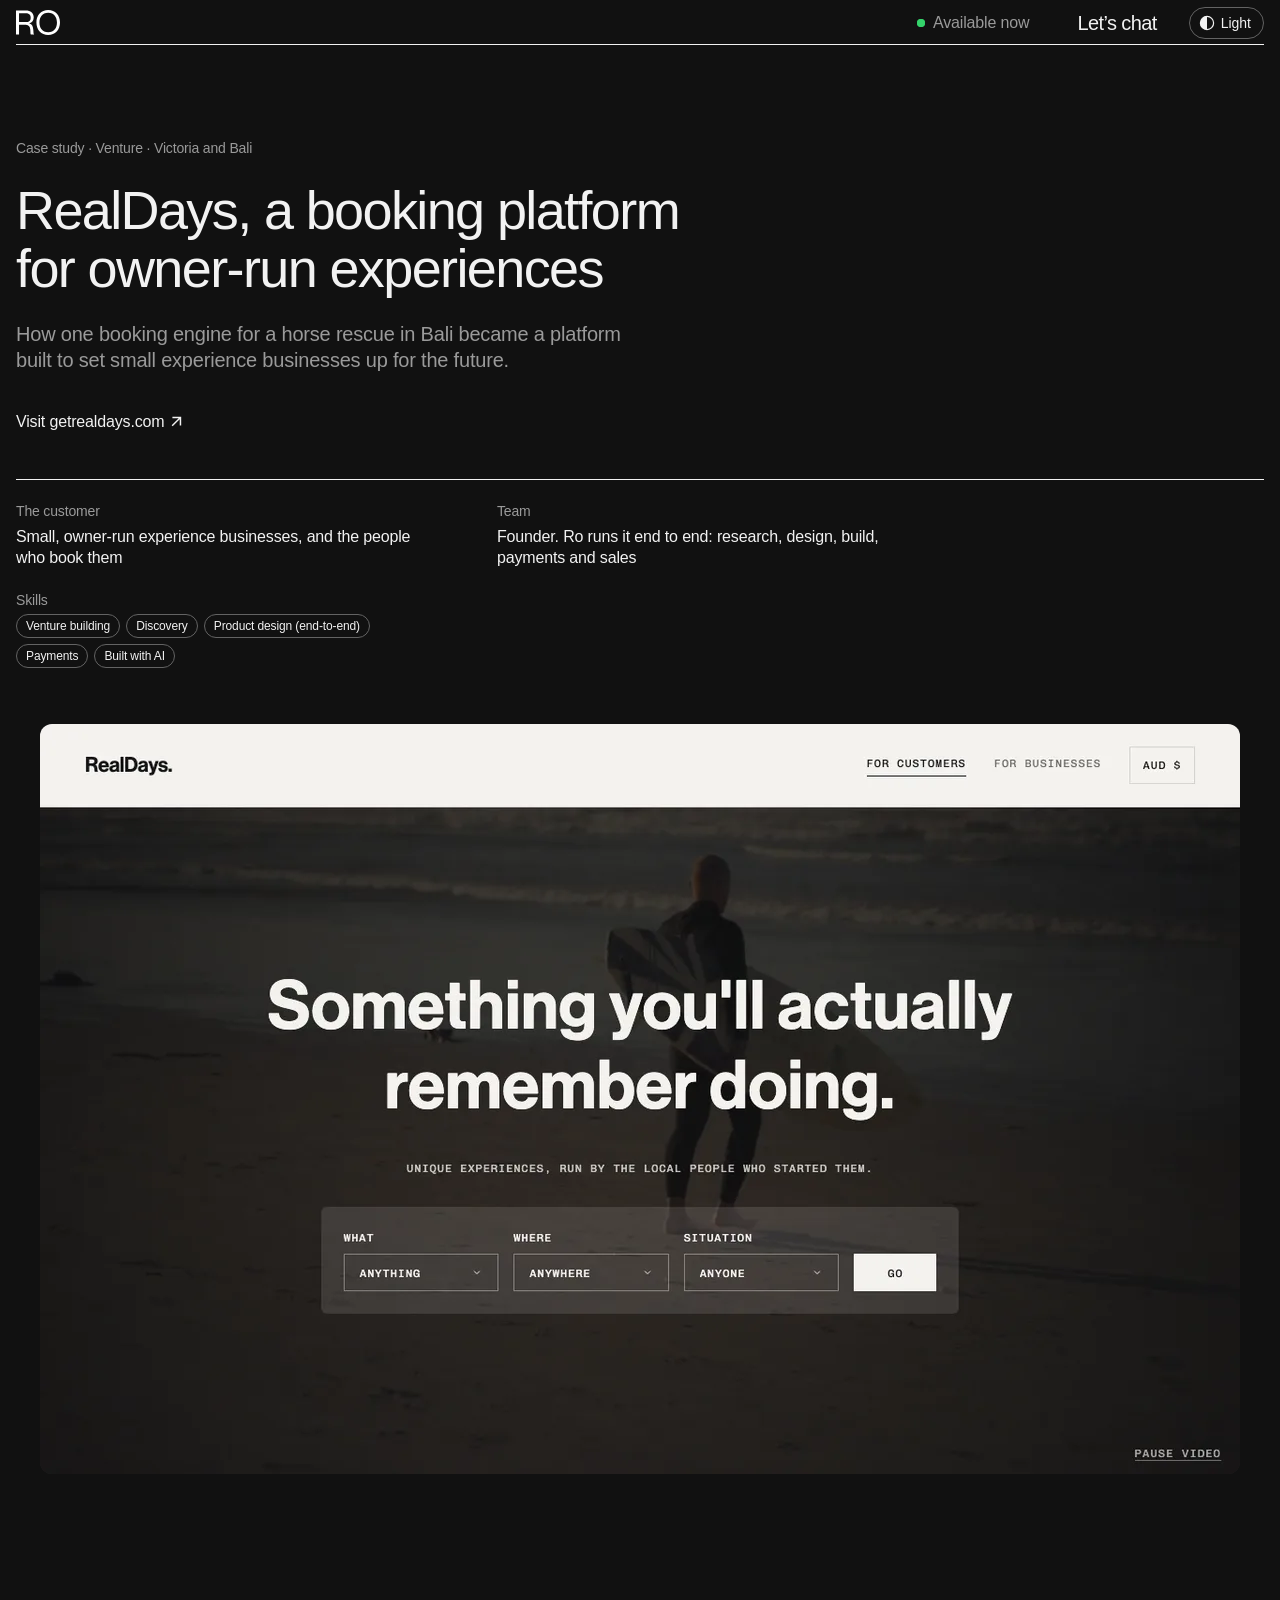
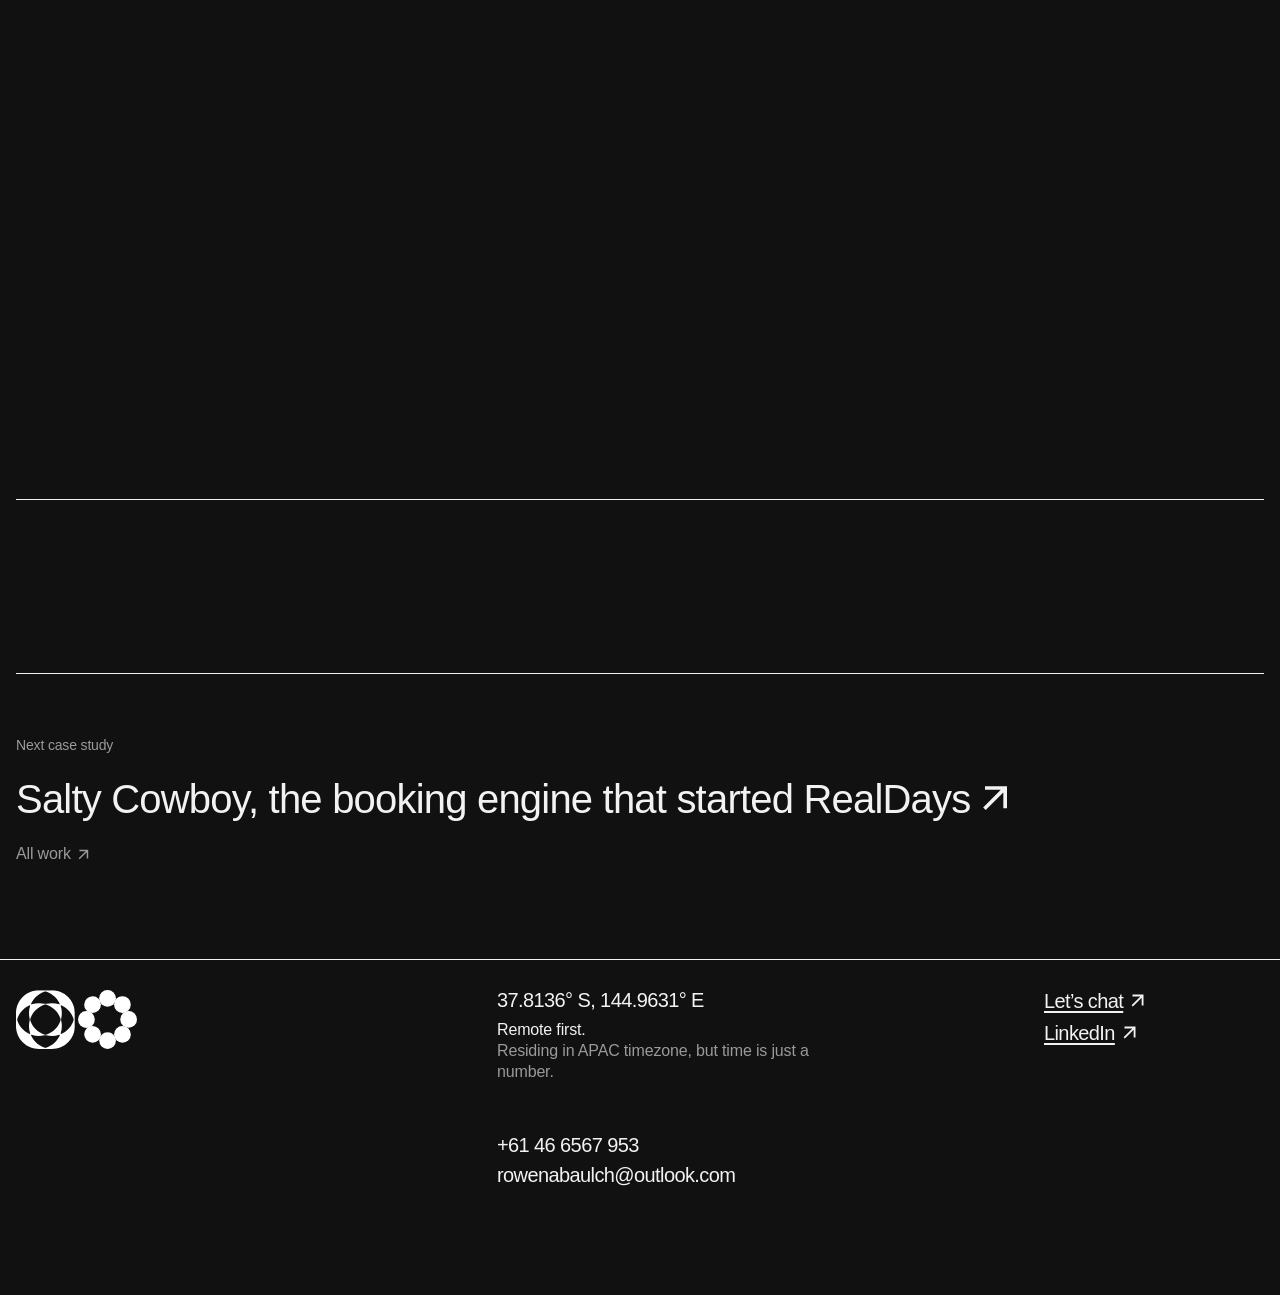
<file: projectrealdays.html>
<!doctype html>
<html lang="en-AU">
<head>
  <meta charset="utf-8">
  <meta name="viewport" content="width=device-width, initial-scale=1">
  <title>RealDays, a booking platform for owner-run experiences · Rowena Baulch</title>
  <meta name="description" content="How one booking engine for a horse rescue in Bali became RealDays, a booking platform for small, owner-run experience businesses.">
  <link rel="canonical" href="https://rowenabaulch.com.au/projectrealdays">
  <meta property="og:site_name" content="Rowena Baulch">
  <meta property="og:title" content="RealDays, a booking platform for owner-run experiences · Rowena Baulch">
  <meta property="og:description" content="How one booking engine for a horse rescue in Bali became RealDays, a booking platform for small, owner-run experience businesses.">
  <meta property="og:type" content="article">
  <meta property="og:url" content="https://rowenabaulch.com.au/projectrealdays">
  <meta property="og:locale" content="en_AU">
  <meta property="og:image" content="https://rowenabaulch.com.au/assets/img/cases/realdays-2.webp">
  <meta name="twitter:card" content="summary_large_image">
  <meta name="twitter:title" content="RealDays, a booking platform for owner-run experiences · Rowena Baulch">
  <meta name="twitter:description" content="How one booking engine for a horse rescue in Bali became RealDays, a booking platform for small, owner-run experience businesses.">
  <meta name="twitter:image" content="https://rowenabaulch.com.au/assets/img/cases/realdays-2.webp">
  <script>
    // Every visit opens dark (Ro's call, 11 Nov 2026). Choosing light with the
    // toggle only lasts for this visit. Set before first paint, so no flash.
    (function () {
      var t = null;
      try { localStorage.removeItem('theme'); t = sessionStorage.getItem('theme'); } catch (e) {}
      document.documentElement.setAttribute('data-theme', t === 'light' ? 'light' : 'dark');
    })();
  </script>
  <link rel="icon" href="/assets/icons/favicon.svg" type="image/svg+xml">
  <link rel="icon" href="/assets/icons/favicon-32.png" sizes="32x32" type="image/png">
  <link rel="apple-touch-icon" href="/assets/icons/apple-touch-icon.png">
  <link rel="stylesheet" href="styles.css?v=90">
</head>
<body>
  <header class="nav">
    <a class="nav__logo" href="/" aria-label="Rowena Baulch, home"><img src="assets/icons/ro-wordmark.svg" alt=""></a>
    <div class="nav__end">
      <nav aria-label="Main">
        <ul class="nav__links">
          <li class="nav__status"><span class="nav__dot" aria-hidden="true"></span><span class="nav__status-text">Available now</span></li>
          <li><button class="nav__cta" type="button" aria-haspopup="dialog" aria-controls="intake">Let’s chat</button></li>
        </ul>
      </nav>
      <button class="theme-toggle" type="button" aria-label="Switch to dark mode">
        <svg viewBox="0 0 20 20" aria-hidden="true" focusable="false"><circle cx="10" cy="10" r="8.25" fill="none" stroke="currentColor" stroke-width="1.5"/><path d="M10 1.75a8.25 8.25 0 0 1 0 16.5z" fill="currentColor"/></svg>
        <span class="theme-toggle__label" aria-hidden="true">Dark</span>
      </button>
    </div>
  </header>

  <main class="case">
    <header class="case__head">
      <p class="case__eyebrow">Case study · Venture · Victoria and Bali</p>
      <h1 class="case__title">RealDays, a booking platform for owner-run experiences</h1>
      <p class="case__summary">How one booking engine for a horse rescue in Bali became a platform built to set small experience businesses up for the future.</p>
      <ul class="case__links"><li><a class="link" href="https://getrealdays.com/" target="_blank" rel="noopener">Visit getrealdays.com <span class="visually-hidden">(opens in a new tab)</span><svg class="icon icon--arrow" viewBox="0 -960 960 960" aria-hidden="true" focusable="false"><path d="m256-240-56-56 384-384H240v-80h480v480h-80v-344L256-240Z"/></svg></a></li></ul>
      <dl class="case__facts">
        <div><dt>The customer</dt><dd>Small, owner-run experience businesses, and the people who book them</dd></div>
        <div><dt>Team</dt><dd>Founder. Ro runs it end to end: research, design, build, payments and sales</dd></div>
        <div><dt>Skills</dt><dd><ul class="tags"><li>Venture building</li><li>Discovery</li><li>Product design (end-to-end)</li><li>Payments</li><li>Built with AI</li></ul></dd></div>
      </dl>
    </header>

    <img class="case__hero" src="assets/img/cases/realdays-1.webp" alt="RealDays homepage: Something you’ll actually remember doing, with a search for what, where and who" decoding="async">

    <section class="case__row" aria-labelledby="problem">
      <h2 class="section-title" id="problem" data-reveal>The problem</h2>
      <p class="case__lead" data-reveal>The people who run small experience businesses spend their days answering enquiries instead of running the experience. The big platforms that could bring them customers take 20 to 25% of every booking.</p>
    </section>

    <section class="case__row" aria-labelledby="solution">
      <h2 class="section-title" id="solution" data-reveal>Ro’s process</h2>
      <ol class="case__steps" data-reveal>
            <li><span class="case__num">01</span><span>Started with one owner. Simone runs Salty Cowboy, a horse rescue in Bali, and had no time to train her horses because of enquiries and admin. Ro designed and built her a booking engine that only offers riders the rides that fit them.</span></li>
            <li><span class="case__num">02</span><span>Went to the businesses directly. In Bali Ro jumped on her motorbike and visited adventure and maker businesses in person. In Victoria she cold called them. She wanted to know whether Simone’s problem was everyone’s.</span></li>
            <li><span class="case__num">03</span><span>Tested what owners already use. A WhatsApp booking agent at a Bali freediving school took Ro to payment in eight minutes without one medical question. Chat can gather details, but the booking itself has to hold the checks.</span></li>
            <li><span class="case__num">04</span><span>Built payments around the owner’s yes. Through Stripe, the customer’s card is held, not charged, until the business confirms. Deposits, balances and refunds run through the same flow, and the money goes straight to the business.</span></li>
            <li><span class="case__num">05</span><span>Arranged every listing for AI search as well as for people, so the details customers ask about are structured for the LLM tools that now answer “what should we do this weekend?”</span></li>
      </ol>
    </section>

    <section class="case__row" aria-labelledby="pivot">
      <h2 class="section-title" id="pivot" data-reveal>The pivot</h2>
      <p class="case__lead case__lead--ink" data-reveal>Ro started out selling the booking engine as software, for a setup fee and a monthly subscription. The owners she met didn’t want another tool to run. So she turned it into RealDays: a booking site customers browse, where a business pays nothing a month and only pays when RealDays brings them a booking.</p>
      <p class="case__body" data-reveal>The first month is free. After that it’s 12% of each booking made through RealDays, with GST and card fees included, against 20 to 25% on the big platforms. Bookings a business takes itself cost nothing.</p>
    </section>

    <section class="case__row" aria-labelledby="next">
      <h2 class="section-title" id="next" data-reveal>Where it’s going</h2>
      <p class="case__lead case__lead--ink" data-reveal>Ro’s ambition is to set small businesses up for the future: easy to find in AI search, paid on time, and free to spend their days on the experience itself.</p>
      <p class="case__body" data-reveal>Next is using AI where small owners lose the most time: pricing, and the operations around every booking. RealDays is an early-stage start-up, and Ro is onboarding businesses one call at a time.</p>
      <ul class="case__links" data-reveal><li><a class="link" href="https://getrealdays.com/" target="_blank" rel="noopener">Visit RealDays <span class="visually-hidden">(opens in a new tab)</span><svg class="icon icon--arrow" viewBox="0 -960 960 960" aria-hidden="true" focusable="false"><path d="m256-240-56-56 384-384H240v-80h480v480h-80v-344L256-240Z"/></svg></a></li><li><a class="link" href="https://getrealdays.com/for-business/" target="_blank" rel="noopener">RealDays for businesses <span class="visually-hidden">(opens in a new tab)</span><svg class="icon icon--arrow" viewBox="0 -960 960 960" aria-hidden="true" focusable="false"><path d="m256-240-56-56 384-384H240v-80h480v480h-80v-344L256-240Z"/></svg></a></li><li><a class="link" href="/projectthreshold">Where it started: the Salty Cowboy booking engine <svg class="icon icon--arrow" viewBox="0 -960 960 960" aria-hidden="true" focusable="false"><path d="m256-240-56-56 384-384H240v-80h480v480h-80v-344L256-240Z"/></svg></a></li></ul>
    </section>

      <section class="case__row case__row--gallery" aria-label="More from this project">
        <h2 class="section-title" data-reveal>Inside the work</h2>
        <figure class="case__flow" data-reveal>
          <ol class="flow" aria-label="How a booking works">
            <li class="flow__step">
              <div class="flow__box"><div class="flow__text">The customer picks a date and sends a request. Their card is held, not charged.</div></div>
            </li>
            <li class="flow__step">
              <div class="flow__box"><svg class="icon flow__arrow" viewBox="0 -960 960 960" aria-hidden="true"><path d="M647-440H160v-80h487L423-744l57-56 320 320-320 320-57-56 224-224Z"/></svg><div class="flow__text">The business accepts or declines within 24 hours.</div></div>
            </li>
            <li class="flow__step">
              <div class="flow__box"><svg class="icon flow__arrow" viewBox="0 -960 960 960" aria-hidden="true"><path d="M647-440H160v-80h487L423-744l57-56 320 320-320 320-57-56 224-224Z"/></svg><div class="flow__text">Accepted: the card is charged and the money goes straight to the business.</div></div>
            </li>
            <li class="flow__step">
              <div class="flow__box"><svg class="icon flow__arrow" viewBox="0 -960 960 960" aria-hidden="true"><path d="M647-440H160v-80h487L423-744l57-56 320 320-320 320-57-56 224-224Z"/></svg><div class="flow__text">Declined or no reply: the hold is released and the customer pays nothing.</div></div>
            </li>
          </ol>
          <figcaption>How a booking works.</figcaption>
        </figure>
        <div class="case__gallery case__gallery--trio">
          <figure class="case__figure" data-reveal>
            <img src="assets/img/cases/realdays-2.webp" alt="How did RealDays begin: Simone, Salty Cowboy’s owner, and Ro on a motorbike in Bali" loading="lazy" decoding="async">
            <figcaption>Where it began: Simone and Ro, and the motorbike Ro did her research on.</figcaption>
          </figure>
          <figure class="case__figure" data-reveal>
            <img src="assets/img/cases/realdays-3.webp" alt="Three steps for businesses: customer books, you confirm, funds come straight into your account" loading="lazy" decoding="async">
            <figcaption>How it works for a business, in three steps.</figcaption>
          </figure>
          <figure class="case__figure" data-reveal>
            <img src="assets/img/cases/realdays-4.webp" alt="Pricing: first month free, then 12% including card fees, compared with Airbnb Experiences, GetYourGuide and Viator" loading="lazy" decoding="async">
            <figcaption>Pricing that only earns when it brings a booking.</figcaption>
          </figure>
        </div>
      </section>

    <section class="case__row" aria-labelledby="learned">
      <h2 class="section-title" id="learned" data-reveal>What Ro learned</h2>
      <p class="case__body" data-reveal>Owners don’t want more software. They want fewer messages. So everything RealDays asks of a business fits inside a yes or a no.</p>
    </section>

    <nav class="case__next" aria-label="Next case study">
      <p class="case__eyebrow">Next case study</p>
      <a class="link case__next-link" href="/projectthreshold">Salty Cowboy, the booking engine that started RealDays <svg class="icon icon--arrow" viewBox="0 -960 960 960" aria-hidden="true" focusable="false"><path d="m256-240-56-56 384-384H240v-80h480v480h-80v-344L256-240Z"/></svg></a>
      <a class="link case__all" href="/#work">All work <svg class="icon icon--arrow" viewBox="0 -960 960 960" aria-hidden="true" focusable="false"><path d="m256-240-56-56 384-384H240v-80h480v480h-80v-344L256-240Z"/></svg></a>
    </nav>
  </main>

  <dialog class="intake" id="intake" aria-labelledby="intake-title">
    <div class="intake__inner">
      <button class="intake__close" type="button" aria-label="Close">×</button>
      <div class="intake__form-wrap">
        <p class="intake__eyebrow">Let’s chat</p>
        <h2 class="intake__title" id="intake-title">Tell Ro about your project</h2>
        <p class="intake__lede">A few details and Ro will get back to you, usually within a day. Your message opens ready to send in WhatsApp or email.</p>

        <form class="intake__form" novalidate>
          <div class="intake__row">
            <label class="field">
              <span class="field__label">Name</span>
              <input name="name" type="text" autocomplete="name" required>
            </label>
            <label class="field">
              <span class="field__label">Company <span class="field__opt">(optional)</span></span>
              <input name="company" type="text" autocomplete="organization">
            </label>
          </div>
          <label class="field">
            <span class="field__label">Email <span class="field__opt">(optional)</span></span>
            <input name="email" type="email" autocomplete="email">
          </label>

          <fieldset class="field">
            <legend class="field__label">What can Ro help with?</legend>
            <div class="choices">
              <label class="choice"><input type="checkbox" name="help" value="Product design"><span>Product design</span></label>
              <label class="choice"><input type="checkbox" name="help" value="UX research"><span>UX research</span></label>
              <label class="choice"><input type="checkbox" name="help" value="AI workflows"><span>AI workflows</span></label>
              <label class="choice"><input type="checkbox" name="help" value="Conversion and testing"><span>Conversion and testing</span></label>
              <label class="choice"><input type="checkbox" name="help" value="Full-time role"><span>Full-time role</span></label>
              <label class="choice"><input type="checkbox" name="help" value="Something else"><span>Something else</span></label>
            </div>
          </fieldset>

          <label class="field">
            <span class="field__label">Timeline</span>
            <select name="timeline">
              <option value="">Choose one</option>
              <option>As soon as possible</option>
              <option>In the next month</option>
              <option>In 1 to 3 months</option>
              <option>Just exploring</option>
            </select>
          </label>

          <label class="field">
            <span class="field__label">About the project</span>
            <textarea name="details" rows="5" required placeholder="What’s the problem, and what would a great outcome look like?"></textarea>
          </label>

          <p class="intake__error" role="alert" hidden>Please add your name and a little about the project.</p>

          <div class="intake__actions">
            <button class="intake__send" type="submit" value="whatsapp">Send on WhatsApp</button>
            <button class="intake__send intake__send--alt" type="submit" value="email">Send by email</button>
          </div>
          <p class="intake__note">Nothing is stored on this site. Your message goes straight from your WhatsApp or email.</p>
        </form>
      </div>

      <div class="intake__done" hidden tabindex="-1">
        <p class="intake__eyebrow">Almost there</p>
        <h2 class="intake__title">Your message is ready</h2>
        <p class="intake__lede">Press send in <span data-channel>WhatsApp</span> and it comes straight to Ro. Thanks for reaching out.</p>
        <button class="intake__send intake__send--alt" type="button" data-intake-reset>Back to the form</button>
      </div>
    </div>
  </dialog>

  <footer class="footer">
    <div class="footer__marks"><img src="assets/icons/footer-marks.svg" alt=""></div>
    <div>
      <section aria-label="Location">
        <p class="footer__coords">37.8136° S, 144.9631° E</p>
        <p class="footer__note"><span>Remote first.</span> Residing in APAC timezone, but time is just a number.</p>
      </section>
      <section aria-label="Contact">
        <p><a href="tel:+61466567953">+61 46 6567 953</a></p>
        <p><a href="mailto:rowenabaulch@outlook.com">rowenabaulch@outlook.com</a></p>
      </section>
    </div>
    <div class="footer__col--right">
      <section aria-label="Social">
        <p><button class="nav__cta footer__cta link" type="button" aria-haspopup="dialog" aria-controls="intake">Let’s chat <svg class="icon icon--arrow" viewBox="0 -960 960 960" aria-hidden="true" focusable="false"><path d="m256-240-56-56 384-384H240v-80h480v480h-80v-344L256-240Z"/></svg></button></p>
        <p><a class="link" href="https://www.linkedin.com/in/rowena-baulch-08396ab8/">LinkedIn <svg class="icon icon--arrow" viewBox="0 -960 960 960" aria-hidden="true" focusable="false"><path d="m256-240-56-56 384-384H240v-80h480v480h-80v-344L256-240Z"/></svg></a></p>
      </section>
    </div>
  </footer>
  <script src="assets/site.js?v=4" defer></script>
</body>
</html>
</file>
<file: styles.css>
/* Rowena Baulch portfolio
   Tokens pulled from the Figma Sites build (Desktop 1280 / Tablet 800 / Mobile 375). */

/* Neue Haas Grotesk. The @font-face rules only use local(), so the site uses a copy
   installed on the visitor's device and never serves font files. To show it to every
   visitor, add an Adobe Fonts web project (Creative Cloud) and link its kit in <head>;
   the kit's family names are already in --font below. Otherwise visitors get Helvetica Neue. */
@font-face {
  font-family: "Site Grotesk";
  src: local("Neue Haas Grotesk Text Pro"), local("NeueHaasGroteskText W01"), local("NHaasGroteskTXPro-55Rg");
  font-weight: 400;
  font-style: normal;
}
@font-face {
  font-family: "Site Grotesk";
  src: local("Neue Haas Grotesk Text Pro Bold"), local("NeueHaasGroteskText W01 Bd"), local("NHaasGroteskTXPro-75Bd");
  font-weight: 700;
  font-style: normal;
}

:root {
  color-scheme: light;
  --ink: #000;
  --muted: #767676;          /* 4.54:1 on white */
  --paper: #fff;
  --line: #000;
  --stroke: #949494;         /* pill outlines, 3.03:1 on white */
  --count-on-active: #c8c8c8;
  --placeholder: #eee;
  --divider-soft: #e3e3e3;
  --backdrop: rgba(0, 0, 0, .28);
  --shadow-panel: rgba(0, 0, 0, .12);
  --shadow-thumb: rgba(0, 0, 0, .16);
  --logo-filter: none;
  --available: #16a34a;      /* "Available now" dot */
  /* The hero's preview card stays white in both themes. */
  --peek-paper: #fff;
  --peek-ink: #000;
  --peek-muted: #767676;
  --peek-stroke: #949494;
  --peek-placeholder: #eee;
  --threshold-paper: #f3f2ee;  /* the Threshold site's own background, behind its video thumbnail */
  --afterpay-ink: #181818;     /* the Afterpay B2B site's own background, behind its video thumbnail */

  --gutter: 16px;        /* page edge, nav, hero, dividers */
  --inset: 30px;         /* project rows sit further in */
  --gap: 20px;

  --font: "Site Grotesk", "neue-haas-grotesk-text", "neue-haas-grotesk-display", "Helvetica Neue", Helvetica, Arial, sans-serif;
}

/* Dark theme: set by the contrast toggle, or by the system when no choice is saved. */
:root[data-theme="dark"] {
  color-scheme: dark;
  --ink: #f2f2f2;
  --muted: #9a9a9a;          /* 6.71:1 on #111 */
  --paper: #111111;
  --line: #f2f2f2;
  --stroke: #636363;         /* 3.14:1 on #111 */
  --count-on-active: #5a5a5a;
  --placeholder: #222;
  --divider-soft: #2a2a2a;
  --backdrop: rgba(0, 0, 0, .6);
  --shadow-panel: rgba(0, 0, 0, .5);
  --shadow-thumb: rgba(0, 0, 0, .5);
  --logo-filter: invert(1);
  --available: #34d36b;
}

body { transition: background-color .3s ease, color .3s ease; }
@media (prefers-reduced-motion: reduce) { body { transition: none; } }

.nav__end { display: flex; align-items: center; gap: 32px; }

/* Theme switch: a small outlined pill, same language as the filter pills. */
.theme-toggle {
  display: inline-flex;
  align-items: center;
  gap: 6px;
  height: 32px;
  padding: 0 12px 0 9px;
  border: 1px solid var(--stroke);
  border-radius: 999px;
  background: var(--paper);
  color: var(--ink);
  font: inherit;
  font-size: 14px;
  line-height: 1;
  letter-spacing: 0;
  cursor: pointer;
  -webkit-appearance: none;
  appearance: none;
  transition: background-color .2s ease, color .2s ease, border-color .2s ease;
}
.theme-toggle svg { flex: none; width: 16px; height: 16px; transition: transform .45s cubic-bezier(.2, .7, .2, 1); }
:root[data-theme="dark"] .theme-toggle svg { transform: rotate(180deg); }
.theme-toggle:hover { background: var(--ink); border-color: var(--ink); color: var(--paper); }
.theme-toggle:active { transform: scale(.97); }
.theme-toggle:focus { outline: none; }
.using-keyboard .theme-toggle:focus-visible { outline: 2px solid var(--ink); outline-offset: 2px; }
@media (max-width: 600px) {
  .nav__end { gap: 20px; }
  .theme-toggle { padding: 0 8px; }
  .theme-toggle__label { display: none; }
}

.nav__logo img, .footer__marks img { filter: var(--logo-filter); }


*, *::before, *::after { box-sizing: border-box; }

html { -webkit-text-size-adjust: 100%; scroll-padding-top: 45px; }

body {
  margin: 0;
  background: var(--paper);
  color: var(--ink);
  font-family: var(--font);
  font-size: 16px;
  line-height: 1.125;
  letter-spacing: -0.01em;
  -webkit-font-smoothing: antialiased;
}

img { display: block; max-width: 100%; }
a { color: inherit; text-decoration: none; }

.visually-hidden {
  position: absolute; width: 1px; height: 1px; overflow: hidden;
  clip: rect(0 0 0 0); white-space: nowrap;
}

/* ---------- Nav ---------- */

/* Sticky: runs full width so content never shows in the gutters,
   with the divider line drawn inside the gutters. */
.nav {
  position: sticky;
  top: 0;
  z-index: 50;
  display: flex;
  align-items: center;
  justify-content: space-between;
  height: 45px;
  padding: 0 var(--gutter);
  background:
    linear-gradient(var(--line), var(--line)) no-repeat center bottom / calc(100% - var(--gutter) * 2) 1px,
    var(--paper);
  transition: background-color .3s ease;
}

.nav__logo img { width: 44px; height: 25px; }

.nav__links {
  display: flex;
  gap: 48px;
  margin: 0; padding: 0; list-style: none;
  font-size: 20px;
  line-height: 1;
  letter-spacing: -0.03em;
}

.nav__links { align-items: center; }
.nav__links a:hover { color: var(--muted); }
.nav__cta {
  margin: 0;
  padding: 0;
  border: 0;
  background: none;
  -webkit-appearance: none;
  appearance: none;
  color: inherit;
  font: inherit;
  letter-spacing: inherit;
  white-space: nowrap;
  cursor: pointer;
}
.nav__cta:hover { color: var(--muted); }

/* "Ventures": an outlined pill in the nav, matching the theme toggle. */
.nav__pill {
  display: inline-flex;
  align-items: center;
  height: 32px;
  padding: 0 14px;
  border: 1px solid var(--stroke);
  border-radius: 999px;
  color: var(--ink);
  font-size: 14px;
  line-height: 1;
  letter-spacing: 0;
  white-space: nowrap;
  transition: background-color .2s ease, color .2s ease, border-color .2s ease;
}
.nav__links a.nav__pill:hover { background: var(--ink); border-color: var(--ink); color: var(--paper); }
.nav__pill:focus { outline: none; }
.using-keyboard .nav__pill:focus-visible { outline: 2px solid var(--ink); outline-offset: 2px; }

/* "Available now" beside Let's chat: a status, not a link. */
.nav__status {
  display: inline-flex;
  align-items: center;
  gap: 8px;
  color: var(--muted);
  font-size: 16px;
  letter-spacing: -0.01em;
  white-space: nowrap;
}
.nav__dot {
  position: relative;
  width: 8px;
  height: 8px;
  border-radius: 50%;
  background: var(--available);
}
.nav__dot::after {
  content: "";
  position: absolute;
  inset: 0;
  border-radius: 50%;
  background: var(--available);
  animation: nav-pulse 2.4s ease-out infinite;
}
@keyframes nav-pulse {
  0% { transform: scale(1); opacity: .6; }
  70%, 100% { transform: scale(2.6); opacity: 0; }
}
@media (prefers-reduced-motion: reduce) { .nav__dot::after { animation: none; opacity: 0; } }
@media (max-width: 600px) {
  .nav__status { gap: 6px; font-size: 14px; }
}
/* Small phones: the words step aside so the nav fits; the dot stays beside
   Let's chat and screen readers still hear "Available now". */
@media (max-width: 480px) {
  .nav__links { gap: 12px; }
  .nav__end { gap: 12px; }
  .nav__status-text {
    position: absolute;
    width: 1px;
    height: 1px;
    overflow: hidden;
    clip: rect(0 0 0 0);
    white-space: nowrap;
  }
}
.nav__cta:focus { outline: none; }
.using-keyboard .nav__cta:focus-visible { text-decoration: underline; text-underline-offset: 4px; }

/* ---------- Hero ---------- */

/* Fills the first screen (minus the 45px nav), line centred in it. */
.hero {
  display: flex;
  flex-direction: column;
  align-items: center;
  justify-content: center;
  min-height: calc(100vh - 45px);
  min-height: calc(100svh - 45px);
  margin: 0 var(--gutter);
  padding: 64px 0;
  border-bottom: 1px solid var(--line);
  text-align: center;
}
.hero { position: relative; }

.hero h1 {
  max-width: 700px;
  margin: 0;
  font-size: 38px;
  font-weight: 400;
  line-height: 42px;
  letter-spacing: -0.03em;
  text-wrap: balance;
}

/* The four key words each pop out a preview card of a case study:
   on hover with a mouse, on tap on a phone, on Enter from the keyboard.
   One of them is always waving and the other three are underlined; the
   word being pointed at fades to 20%. */
.hero__word {
  text-decoration: none;
  transition: opacity .25s ease;
}
.hero__word:hover,
.hero__word:focus-visible,
.hero__word[aria-expanded="true"] { opacity: .2; }
.hero__word { position: relative; display: inline-block; }
/* Keeps punctuation on the same line as a word that is an inline block. */
.hero__keep { white-space: nowrap; }

/* One word waves at a time, letter by letter, each letter starting 0.15s
   after the one before. It starts on "research"; when the visitor reaches
   for a word, that word settles and the wave passes to the word after it
   (after "complex" it goes back to "research"). The script in index.html
   splits each word into letters (.hero__char, index in --i) and moves the
   .is-waving class. Each letter starts and ends on the line, so the wave
   can begin on any word without a jump. */
@keyframes hero-wave {
  0%   { transform: translateY(0);       animation-timing-function: cubic-bezier(.33, .67, .67, 1); }
  25%  { transform: translateY(-0.18em); animation-timing-function: ease-in-out; }
  75%  { transform: translateY(0.18em);  animation-timing-function: cubic-bezier(.33, 0, .67, .33); }
  100% { transform: translateY(0); }
}
/* The words that are not waving are underlined. Each letter carries its own
   underline, since an underline does not reach into inline blocks; the
   waving word's underline fades out as the wave arrives and back in as it
   leaves. */
.hero__char {
  display: inline-block;
  text-decoration: underline;
  text-decoration-thickness: 0.05em;
  text-underline-offset: 0.12em;
  text-decoration-color: currentColor;
  transition: text-decoration-color .3s ease;
}
.hero__word.is-waving .hero__char {
  text-decoration-color: transparent;
  animation: hero-wave 4s infinite;
  animation-delay: calc(var(--i) * .15s);
  will-change: transform;
}
/* With reduced motion nothing waves, so all four words keep their underline. */
@media (prefers-reduced-motion: reduce) { .hero__word.is-waving .hero__char { animation: none; text-decoration-color: currentColor; } }
.hero__word:focus { outline: none; }
.using-keyboard .hero__word:focus-visible { outline: 2px solid var(--ink); outline-offset: 4px; border-radius: 4px; }

/* Preview card. Desktop: under the opening line, never over it, with a
   notch pointing up at the word. Text on the left, image on the right. */
.peek {
  position: absolute;
  z-index: 5;
  top: 0;
  left: 0;
  display: grid;
  grid-template-columns: minmax(0, 1fr) minmax(0, 1fr);
  /* One fixed-height row: the text can never stretch the card, so the image
     keeps the same 14px inset at the top and bottom. */
  grid-template-rows: minmax(0, 1fr);
  width: min(580px, 100%);
  height: 282px;
  /* White in both themes: the card re-points the theme tokens at its own
     fixed values, so its pills, button and text follow without extra rules. */
  --paper: var(--peek-paper);
  --ink: var(--peek-ink);
  --line: var(--peek-ink);
  --muted: var(--peek-muted);
  --stroke: var(--peek-stroke);
  --placeholder: var(--peek-placeholder);
  border-radius: 12px;
  background: var(--paper);
  color: var(--ink);
  box-shadow: 0 20px 48px -12px var(--shadow-panel);
  text-align: left;
  visibility: hidden;
  opacity: 0;
  transition: opacity .3s ease, visibility 0s linear .3s;
}
/* A plain fade, in and out. */
.peek.is-open {
  visibility: visible;
  opacity: 1;
  transition: opacity .3s ease;
}
.peek::before {
  content: "";
  position: absolute;
  top: -7px;
  left: var(--notch, 50%);
  width: 12px;
  height: 12px;
  background: var(--paper);
  transform: translateX(-50%) rotate(45deg);
}
/* Not enough room under the line: the card opens above it, notch pointing down. */
.peek--above::before { top: auto; bottom: -7px; }
.peek__text {
  display: flex;
  flex-direction: column;
  justify-content: space-between;
  gap: 16px;
  min-width: 0;
  padding: 22px 20px 22px 26px;
  overflow: hidden;
}
.peek__client { margin: 0; color: var(--muted); font-size: 14px; line-height: 18px; }
.peek__title { margin: 4px 0 0; font-size: 22px; font-weight: 400; line-height: 1.1; letter-spacing: -0.02em; }
.peek__tags { gap: 4px; }
.peek__summary {
  display: -webkit-box;
  margin: 0;
  overflow: hidden;
  font-size: 14px;
  line-height: 20px;
  -webkit-line-clamp: 3;
  -webkit-box-orient: vertical;
}
/* An outlined pill with the arrow in a filled circle at its end. */
.peek__link {
  display: inline-flex;
  align-items: center;
  gap: 12px;
  margin-top: 16px;
  padding: 4px 4px 4px 16px;
  border: 1px solid var(--line);
  border-radius: 999px;
  font-size: 14px;
  line-height: 1;
  transition: background-color .2s ease;
}
.peek__arrow {
  display: inline-grid;
  place-items: center;
  width: 28px;
  height: 28px;
  border-radius: 50%;
  background: var(--ink);
  color: var(--paper);
}
.peek__arrow .icon { width: 16px; height: 16px; vertical-align: 0; transition: transform .2s ease; }
.peek__link:hover .peek__arrow .icon { transform: translate(1px, -1px) rotate(45deg); }
.peek__link:focus { outline: none; }
.using-keyboard .peek__link:focus-visible { outline: 2px solid var(--ink); outline-offset: 2px; }
.peek__media {
  position: relative;
  margin: 14px 14px 14px 28px;
  overflow: hidden;
  border-radius: 8px;
  background: var(--media-bg, var(--placeholder));
}
/* Laptop screens: two summary lines and a shorter card, so it fits under the
   centred line without dropping below the fold. Comes after the base rules
   so it wins. */
@media (min-width: 801px) and (max-height: 860px) {
  .peek { height: 262px; }
  .peek__summary { -webkit-line-clamp: 2; }
}
.peek__img, .peek__video { position: absolute; inset: 0; width: 100%; height: 100%; object-fit: cover; }
.peek__video { object-fit: contain; }
.peek__close {
  display: none;
  position: absolute;
  top: 22px;
  right: 22px;
  place-items: center;
  width: 32px;
  height: 32px;
  margin: 0;
  padding: 0;
  border: 1px solid var(--line);
  border-radius: 50%;
  background: var(--paper);
  color: var(--ink);
  font: inherit;
  font-size: 20px;
  line-height: 1;
  cursor: pointer;
}
@media (prefers-reduced-motion: reduce) {
  .peek, .peek.is-open { transition: none; }
}

/* Phones and tablets: a card at the bottom of the screen, centred,
   image on top, with a close button. */
@media (max-width: 800px) {
  .peek {
    position: fixed;
    z-index: 30;
    top: auto;
    right: var(--gutter);
    bottom: 16px;
    left: var(--gutter);
    width: auto;
    max-width: 440px;
    height: auto;
    margin: 0 auto;
    grid-template-columns: minmax(0, 1fr);
    grid-template-rows: 144px auto;
  }
  .peek::before { display: none; }
  .peek__media { grid-row: 1; margin: 12px 12px 0; }
  .peek__text { grid-row: 2; padding: 18px 20px 22px; gap: 12px; }
  .peek__summary { -webkit-line-clamp: 3; }
  .peek__tags { margin-top: 8px; }
  .peek__title { font-size: 22px; }
  .peek__link { margin-top: 12px; }
  .peek__close { display: grid; }
}

/* ---------- Tabs ---------- */

.tabs {
  display: flex;
  gap: 8px;
  margin: 40px var(--gutter) 0;
  font-size: 24px;
  line-height: 31px;
  letter-spacing: -0.03em;
}

.tabs a { color: var(--muted); padding-bottom: 2px; }
.tabs a:hover { color: var(--ink); }
.tabs a[aria-current="page"] { color: var(--ink); border-bottom: 1px solid var(--ink); }

/* ---------- Project rows ---------- */

.work { margin-top: 170px; }

.project {
  margin: 0 var(--gutter);
  padding: 0 calc(var(--inset) - var(--gutter)) 58px;
}

.project + .project {
  border-top: 1px solid var(--line);
  padding-top: 45px;
}

/* Image strip: loops sideways, like the Figma build. */
.strip {
  overflow: hidden;
}

.strip__track {
  display: flex;
  gap: var(--gap);
  width: max-content;
  animation: strip 60s linear infinite;
}

.project:nth-child(even) .strip__track { animation-duration: 70s; }
.strip:hover .strip__track { animation-play-state: paused; }

@keyframes strip {
  to { transform: translateX(calc(-50% - var(--gap) / 2)); }
}

@media (prefers-reduced-motion: reduce) {
  .strip__track { animation: none; }
}

.tile {
  flex: none;
  width: clamp(240px, 43.125vw, 720px);
  aspect-ratio: 552 / 445;
  object-fit: cover;
  border-radius: 12px;
  background: #000;
}

/* "How might we..." tiles are live text, not pictures of text. */
.tile--question {
  margin: 0;
  padding: 26px 24px;
  color: #fff;
  font-size: clamp(18px, 2.35vw, 40px);
  line-height: 1.4;
  letter-spacing: -0.02em;
}

.project__meta {
  display: grid;
  grid-template-columns: 68px 1fr minmax(0, 314px);
  gap: 0 var(--gap);
  margin-top: 16px;
}

.project__label { color: var(--muted); }

.project__title { margin: 0; font-size: 16px; font-weight: 700; line-height: 18px; }
.project__client { margin: 0; color: var(--muted); font-weight: 400; }

.tags {
  display: flex;
  flex-wrap: wrap;
  gap: 6px;
  margin: 12px 0 0; padding: 0; list-style: none;
}

/* Tags match the inactive filter pill. */
.tags li {
  display: inline-flex;
  align-items: center;
  padding: 5px 9px;
  border: 1px solid var(--stroke);
  border-radius: 999px;
  background: var(--paper);
  color: var(--ink);
  font-size: 12px;
  font-weight: 400;
  line-height: 1;
  letter-spacing: -0.01em;
  white-space: nowrap;
}

.project__summary { margin: 0; }

.project__link {
  display: inline-block;
  margin-top: 30px;
  color: var(--muted);
}

.project__link span { display: inline-block; transition: transform .2s ease; }
.project__link:hover { color: var(--ink); }
.project__link:hover span { transform: translateX(4px); }

/* Whole row is clickable, but the visible link stays the real one. */
.project { position: relative; }
.project__link::after { content: ""; position: absolute; inset: 0; }

/* ---------- Footer ---------- */

.footer {
  display: grid;
  grid-template-columns: 1fr minmax(0, 527px) 220px;
  gap: 0 var(--gap);
  margin-top: 0;
  padding: 30px var(--gutter) 100px;
  border-top: 1px solid var(--line);
  font-size: 20px;
  line-height: 1;
  letter-spacing: -0.03em;
}

.footer__marks img { width: 121px; height: 59px; }

.footer h2 {
  margin: 0 0 30px;
  font-size: inherit;
  font-weight: 400;
}

.footer p { margin: 0 0 10px; }
.footer__note { max-width: 360px; color: var(--muted); font-size: 16px; line-height: 1.3; letter-spacing: -0.01em; }
.footer__note span { display: block; color: var(--ink); }
.footer section + section { margin-top: 52px; }
.footer__col--right { padding-right: 20px; }
.footer a { text-decoration: underline; text-underline-offset: 3px; }
.footer a[href^="tel"], .footer a[href^="mailto"] { text-decoration: none; }

/* ---------- Tablet (800) ---------- */

@media (max-width: 1024px) {
  .hero h1 { max-width: 540px; }
  .tile { width: 56vw; }
  .project__meta { grid-template-columns: 52px 1fr minmax(0, 290px); }
  .footer { grid-template-columns: 1fr 1fr; }
  .footer__marks { grid-column: 1 / -1; margin-bottom: 40px; }
}

/* ---------- Mobile (375) ---------- */

@media (max-width: 600px) {
  .nav__links { gap: 24px; font-size: 18px; }

  .hero h1 { font-size: 24px; line-height: 28px; letter-spacing: -0.03em; }
  .nav__links { gap: 16px; font-size: 16px; }

  .tabs { font-size: 20px; line-height: 26px; }
  .work { margin-top: 32px; }

  .project { padding-bottom: 44px; }
  .tile { width: 72vw; }

  .project__meta { grid-template-columns: 48px 1fr; }
  .project__meta > div:last-child { grid-column: 1 / -1; }
  .project__summary { margin-top: 30px; }

  .footer { grid-template-columns: 1fr; gap: 40px; }
  .footer__marks { margin-bottom: 0; }
}

/* =========================================================
   Grid homepage (v2): one image per project, filter by tag
   ========================================================= */

.filters {
  display: flex;
  flex-wrap: nowrap;
  align-items: center;
  gap: 8px;
  margin: 40px var(--gutter) 0;
  padding: 0;
  list-style: none;
  overflow-x: auto;
  scrollbar-width: none;
}

.filters::-webkit-scrollbar { display: none; }
.filters li { flex: none; }

/* Pill filters. Inactive stroke (--stroke) is the lightest grey that meets
   WCAG 1.4.11 (3:1) against white. */
.filter {
  display: inline-flex;
  align-items: center;
  gap: 6px;
  margin: 0;
  padding: 10px 16px;
  border: 1px solid var(--stroke);
  border-radius: 999px;
  background: var(--paper);
  color: var(--ink);
  font-family: var(--font);
  font-size: 16px;
  font-weight: 400;
  line-height: 1;
  letter-spacing: -0.03em;
  white-space: nowrap;
  cursor: pointer;
  -webkit-appearance: none;
  appearance: none;
}

.filter:hover { border-color: var(--ink); }
.filter[aria-pressed="true"] { background: var(--ink); border-color: var(--ink); color: var(--paper); }
.filter:focus-visible { outline: 2px solid var(--ink); outline-offset: 2px; }

.filter__count { color: var(--muted); font-weight: 400; }
.filter[aria-pressed="true"] .filter__count { color: var(--count-on-active); }

.grid {
  display: grid;
  grid-template-columns: repeat(4, minmax(0, 1fr));
  gap: 64px var(--gap);
  margin: 48px var(--gutter) 96px;
  padding: 0;
  list-style: none;
}

.grid, .grid li, .tags, .tags li { list-style: none; }
.grid li::marker, .tags li::marker { content: none; }

.card { position: relative; display: flex; flex-direction: column; }
.card[hidden] { display: none; }

.card__img {
  width: 100%;
  aspect-ratio: 4 / 3;
  object-fit: cover;
  border-radius: 12px;
  background: var(--placeholder);
  transition: opacity .2s ease;
}

.card:hover .card__img { opacity: .9; }

/* A card whose thumbnail is a video loop instead of a still. Recordings keep
   their own shape, sitting centred on the colour of the site they came from
   rather than being cropped to a landscape frame, in both themes. */
.card__media {
  position: relative;
  overflow: hidden;
  background: var(--media-bg, var(--placeholder));
}
.card__media--threshold { --media-bg: var(--threshold-paper); }
.card__media--afterpay  { --media-bg: var(--afterpay-ink); }
.card__video {
  position: absolute;
  inset: 0;
  margin: auto;
  width: auto;
  height: auto;
  max-width: 100%;
  max-height: 100%;
  border-radius: 8px;
}
/* Stands a portrait recording slightly taller than the card, so its top and
   bottom run just off the frame. Filling the card's width instead would crop
   away most of the screen and enlarge what was left until it looked soft. */
.card__video--fill {
  height: 110%;
  max-height: none;
  border-radius: 0;
}

.card__title { margin: 16px 0 0; font-size: 20px; font-weight: 400; line-height: 24px; letter-spacing: 0; }
.card__client { margin: 2px 0 0; color: var(--muted); font-size: 14px; line-height: 18px; font-weight: 400; }
.card__summary { margin: 12px 0 0; font-size: 14px; line-height: 20px; }
.card .tags { margin-top: 10px; gap: 4px; }

.card__link { display: inline-flex; align-items: center; gap: 2px; margin-top: 12px; color: var(--muted); font-size: 14px; align-self: flex-start; }
.card__link:hover { color: var(--ink); }
.card__link::after { content: ""; position: absolute; inset: 0; }

.grid__empty { margin: 48px var(--gutter); color: var(--muted); }

@media (max-width: 1024px) {
  .grid { grid-template-columns: repeat(3, minmax(0, 1fr)); gap: 48px var(--gap); }
}

@media (max-width: 800px) {
  .grid { grid-template-columns: repeat(2, minmax(0, 1fr)); }
}

@media (max-width: 600px) {
  .filters { margin-right: 0; padding-right: var(--gutter); }
  .grid { grid-template-columns: 1fr; gap: 48px; margin-top: 32px; }
}


/* =========================================================
   Icons: Material Symbols Outlined (weight 400), inlined as SVG.
   Every link that points somewhere else carries the arrow_outward icon.
   ========================================================= */

.icon { display: inline-block; width: 1em; height: 1em; fill: currentColor; flex: none; vertical-align: -0.125em; }
.icon--arrow { width: 1.1em; height: 1.1em; margin-left: 2px; transition: transform .2s ease; }
a:hover > .icon--arrow, button:hover > .icon--arrow { transform: translate(2px, -2px); }
.link { display: inline-flex; align-items: center; gap: 2px; }
.link:hover { color: var(--muted); }

/* =========================================================
   AI in practice: heading and intro, then a "More detail" pill that opens
   the workflows Ro has built and the case study links.
   ========================================================= */

.ai {
  margin: 0 var(--gutter);
  padding: 64px 0 48px;
  border-top: 1px solid var(--line);
  border-bottom: 1px solid var(--line);
}
.ai__title { margin: 0; font-size: 24px; font-weight: 400; line-height: 31px; letter-spacing: -0.02em; }
.ai__header { max-width: 640px; }

/* "More detail" pill under the intro opens the rest of the section. Same
   outline as the filter pills; the chevron turns over when it is open. */
.ai__more {
  display: inline-flex;
  align-items: center;
  gap: 6px;
  margin: 24px 0 0;
  padding: 10px 14px 10px 16px;
  border: 1px solid var(--stroke);
  border-radius: 999px;
  background: var(--paper);
  color: var(--ink);
  font-family: var(--font);
  font-size: 16px;
  line-height: 1;
  letter-spacing: -0.03em;
  white-space: nowrap;
  cursor: pointer;
  -webkit-appearance: none;
  appearance: none;
  transition: border-color .2s ease;
}
.ai__more:hover { border-color: var(--ink); }
.ai__more:focus { outline: none; }
.using-keyboard .ai__more:focus-visible { outline: 2px solid var(--ink); outline-offset: 2px; }
.ai__more .icon { width: 20px; height: 20px; vertical-align: 0; transition: transform .3s ease; }
.ai__more[aria-expanded="true"] .icon { transform: rotate(180deg); }
.ai:not(.is-enhanced) .ai__more { display: none; }
@media (prefers-reduced-motion: reduce) { .ai__more .icon { transition: none; } }
.ai__intro { max-width: 640px; margin: 8px 0 0; color: var(--muted); font-size: 16px; line-height: 1.3; }

/* Open and close by animating the row height. */
.ai.is-enhanced .ai__panel { display: grid; grid-template-rows: 0fr; transition: grid-template-rows .5s cubic-bezier(.22, .75, .2, 1); }
.ai.is-enhanced.is-open .ai__panel { grid-template-rows: 1fr; }
.ai__panel-inner { min-height: 0; overflow: hidden; }
@media (prefers-reduced-motion: reduce) { .ai.is-enhanced .ai__panel { transition: none; } }

.ai__subtitle { margin: 0; color: var(--muted); font-size: 14px; font-weight: 400; line-height: 1.25; }

/* Workflows grid */
.ai__toolkit { margin-top: 56px; }
.ai__tools {
  display: grid;
  grid-template-columns: repeat(4, minmax(0, 1fr));
  gap: 20px;
  margin: 20px 0 0;
  padding: 0;
  list-style: none;
}
.ai__tools li {
  display: flex;
  flex-direction: column;
  gap: 8px;
  padding: 20px;
  border: 1px solid var(--divider-soft);
  border-radius: 12px;
}
.ai__tools li::marker, .ai__links li::marker { content: none; }
.ai__tool-icon {
  display: inline-flex;
  align-items: center;
  justify-content: center;
  width: 40px;
  height: 40px;
  margin-bottom: 8px;
  border-radius: 50%;
  background: var(--divider-soft);
  font-size: 22px;
}
.ai__tool-icon .icon { vertical-align: 0; }
.ai__tools h4 { margin: 0; font-size: 15px; font-weight: 400; line-height: 1.3; }
.ai__tools p { margin: 0; color: var(--muted); font-size: 14px; line-height: 1.35; }
.ai__tool-src { margin-top: auto; padding-top: 8px; color: var(--muted); font-size: 12px; }

/* Case study links */
.ai__examples { margin-top: 64px; }
.ai__links { margin: 12px 0 16px; padding: 0; list-style: none; border-top: 1px solid var(--divider-soft); }
.ai__links li {
  display: flex;
  flex-wrap: wrap;
  align-items: baseline;
  justify-content: space-between;
  gap: 4px 24px;
  padding: 18px 0;
  border-bottom: 1px solid var(--divider-soft);
}
.ai__links a { font-size: 20px; line-height: 1.2; letter-spacing: -0.01em; }
.ai__links li > span { color: var(--muted); font-size: 14px; }


@media (max-width: 900px) {
  .ai__tools { grid-template-columns: repeat(2, minmax(0, 1fr)); }
}
@media (max-width: 600px) {
  .ai { padding: 40px 0; }
  .ai__title { font-size: 20px; line-height: 26px; }
  .ai__tools { grid-template-columns: minmax(0, 1fr); }
  .ai__links a { font-size: 18px; }
}

/* All work heading, same treatment as the other section headings */
.work__head { margin: 0 var(--gutter); padding-top: 64px; }
.work__title { margin: 0; font-size: 24px; font-weight: 400; line-height: 31px; letter-spacing: -0.02em; }
.work__intro { max-width: 640px; margin: 8px 0 0; color: var(--muted); font-size: 16px; line-height: 1.3; }
@media (max-width: 600px) {
  .work__head { padding-top: 40px; }
  .work__title { font-size: 20px; line-height: 26px; }
}

/* =========================================================
   Work with me: intake form in a panel from the right.
   Sends by opening WhatsApp (wa.me) or the visitor's email app, prefilled.
   ========================================================= */

.intake {
  position: fixed;
  inset: 0 0 0 auto;
  width: min(50vw, 720px);
  min-width: 520px;
  max-width: 100vw;
  height: 100%;
  max-height: none;
  margin: 0;
  padding: 0;
  border: 0;
  background: var(--paper);
  color: var(--ink);
  box-shadow: -24px 0 60px var(--shadow-panel);
  transform: translateX(100%);
  transition: transform .6s cubic-bezier(.22, .75, .2, 1);
}
.intake.is-open { transform: none; }
.intake:focus, .intake:focus-visible { outline: none; }
.intake::backdrop { background: rgba(0, 0, 0, .35); opacity: 0; transition: opacity .5s ease; }
.intake.is-open::backdrop { opacity: 1; }
@media (prefers-reduced-motion: reduce) { .intake, .intake::backdrop { transition: none; } }

.intake__inner { height: 100%; overflow-y: auto; padding: 32px 40px 48px; }
.intake__close {
  position: sticky;
  top: 0;
  float: right;
  margin: -12px -8px 0 0;
  padding: 0 8px;
  border: 0;
  background: none;
  color: var(--ink);
  font: inherit;
  font-size: 32px;
  line-height: 1;
  cursor: pointer;
}
.intake__close:focus { outline: none; }
.using-keyboard .intake__close:focus-visible { text-decoration: underline; }

.intake__eyebrow { margin: 0; color: var(--muted); font-size: 14px; }
.intake__title { margin: 8px 0 0; font-size: 32px; font-weight: 400; line-height: 1.15; letter-spacing: -0.02em; }
.intake__lede { max-width: 520px; margin: 12px 0 0; color: var(--muted); font-size: 16px; line-height: 1.35; }

.intake__form { display: flex; flex-direction: column; gap: 20px; margin-top: 36px; }
.intake__row { display: grid; grid-template-columns: repeat(2, minmax(0, 1fr)); gap: 16px; }
.field { display: flex; flex-direction: column; gap: 8px; min-width: 0; margin: 0; padding: 0; border: 0; }
.field__label { padding: 0; color: var(--ink); font-size: 14px; }
legend.field__label { margin-bottom: 8px; }
.field__opt { color: var(--muted); }
.field input,
.field select,
.field textarea {
  width: 100%;
  padding: 12px 14px;
  border: 1px solid var(--stroke);
  border-radius: 12px;
  background: var(--paper);
  color: var(--ink);
  font: inherit;
  font-size: 16px;
  line-height: 1.3;
}
.field textarea { resize: vertical; min-height: 120px; }
.field select { appearance: none; -webkit-appearance: none; background-image: linear-gradient(45deg, transparent 50%, var(--ink) 50%), linear-gradient(135deg, var(--ink) 50%, transparent 50%); background-position: calc(100% - 20px) 55%, calc(100% - 15px) 55%; background-size: 5px 5px; background-repeat: no-repeat; padding-right: 40px; }
.field input:focus, .field select:focus, .field textarea:focus { outline: none; border-color: var(--ink); }
.field textarea::placeholder { color: var(--muted); }

.choices { display: flex; flex-wrap: wrap; gap: 8px; }
.choice { position: relative; cursor: pointer; }
.choice input { position: absolute; opacity: 0; width: 1px; height: 1px; }
.choice span {
  display: inline-flex;
  padding: 9px 14px;
  border: 1px solid var(--stroke);
  border-radius: 999px;
  font-size: 14px;
  line-height: 1;
  transition: background-color .2s ease, color .2s ease, border-color .2s ease;
}
.choice input:checked + span { background: var(--ink); border-color: var(--ink); color: var(--paper); }
.choice input:focus-visible + span { outline: 2px solid var(--ink); outline-offset: 2px; }

.intake__error { margin: 0; color: var(--ink); font-size: 14px; }
.intake__actions { display: flex; flex-wrap: wrap; gap: 12px; margin-top: 8px; }
.intake__send {
  padding: 14px 22px;
  border: 1px solid var(--ink);
  border-radius: 999px;
  background: var(--ink);
  color: var(--paper);
  font: inherit;
  font-size: 16px;
  line-height: 1;
  cursor: pointer;
}
.intake__send--alt { background: var(--paper); color: var(--ink); }
.intake__send:hover { opacity: .85; }
.intake__note { margin: 0; color: var(--muted); font-size: 12px; }
.intake__done { padding-top: 48px; }
.intake__done:focus { outline: none; }
.intake__done .intake__send { margin-top: 28px; }

@media (max-width: 800px) {
  .intake { width: 100vw; min-width: 0; }
}
@media (max-width: 600px) {
  .intake__inner { padding: 24px var(--gutter) 40px; }
  .intake__title { font-size: 26px; }
  .intake__row { grid-template-columns: minmax(0, 1fr); }
}

/* =========================================================
   Companies (styled after the live About page) and Beyond work
   ========================================================= */

.section-title { margin: 0; font-size: 24px; font-weight: 400; line-height: 31px; letter-spacing: -0.02em; }
.section-intro { max-width: 420px; margin: 8px 0 0; color: var(--muted); font-size: 16px; line-height: 1.3; }

.companies,
.beyond {
  display: grid;
  grid-template-columns: minmax(0, 5fr) minmax(0, 7fr);
  gap: 40px var(--gap);
  margin: 0 var(--gutter);
  padding: 64px 0 80px;
  border-top: 1px solid var(--line);
}
/* Companies: heading on the left, roles in the right-hand column,
   each role in three columns: years, company and role, description. */
/* Same tracks as Beyond work and the footer, so the roles start in line with the photo. */
.companies { grid-template-columns: 1fr minmax(0, 527px) 220px; }
.companies__list { grid-column: 2 / 4; margin: 0; padding: 0; list-style: none; }
.companies__row {
  display: grid;
  grid-template-columns: 110px minmax(0, 1fr) minmax(0, 36ch);
  gap: var(--gap);
  padding: 32px 0 36px;
  border-top: 1px solid var(--stroke);
}
.companies__row:first-child { padding-top: 4px; border-top: 0; }
.companies__row::marker { content: none; }
.companies__years { margin: 0; color: var(--muted); font-size: 16px; line-height: 1.25; }
.companies__name { margin: 0; font-size: 16px; font-weight: 400; line-height: 1.25; letter-spacing: -0.01em; }
.companies__name span { display: block; color: var(--muted); }
/* Logo tile beside each company: the mark is a mask filled with the text
   colour, so every logo is one colour and follows the theme. */
.companies__co { display: flex; align-items: flex-start; gap: 12px; min-width: 0; }
.companies__logo {
  display: inline-grid;
  flex: none;
  place-items: center;
  width: 40px;
  height: 40px;
  border: 1px solid var(--divider-soft);
  border-radius: 10px;
  color: var(--ink);
  font-size: 13px;
  letter-spacing: -0.02em;
  line-height: 1;
}
.companies__logo[style]::before {
  content: "";
  width: var(--logo-w, 22px);
  height: var(--logo-h, 22px);
  background: currentColor;
  -webkit-mask: var(--logo) center / contain no-repeat;
  mask: var(--logo) center / contain no-repeat;
}
.companies__desc { max-width: 36ch; margin: 0; color: var(--muted); font-size: 12px; line-height: 1.5; }

/* Same column tracks as the footer so the photo lines up with the coordinates. */
.beyond { align-items: start; grid-template-columns: 1fr minmax(0, 527px) 220px; }
.beyond__copy { max-width: 420px; margin: 20px 0 0; color: var(--muted); font-size: 16px; line-height: 1.35; }
.beyond__img { width: min(100%, 372px); aspect-ratio: 1; height: auto; object-fit: cover; border-radius: 12px; grid-column: 2; justify-self: start; }

.footer__cta { font-size: inherit; letter-spacing: inherit; text-decoration: underline; text-underline-offset: 3px; }

/* Scroll reveal, matching the Figma site: fade up, 0.45s out-cubic after 0.15s, reversing on exit. */
.can-reveal [data-reveal] {
  opacity: 0;
  transform: translateY(16px);
  transition: opacity .6s cubic-bezier(.215, .61, .355, 1), transform .6s cubic-bezier(.215, .61, .355, 1);
}
.can-reveal [data-reveal].is-in {
  opacity: 1;
  transform: none;
  transition-duration: .45s;
  transition-delay: .15s;
}

@media (max-width: 1024px) {
  .beyond, .companies { grid-template-columns: minmax(0, 1fr) minmax(0, 1fr); }
  .companies__list { grid-column: 2; }
  .companies__row { grid-template-columns: minmax(0, 1fr) minmax(0, 2fr); }
  .companies__desc { grid-column: 2; }
}
@media (max-width: 800px) {
  .beyond { grid-template-columns: minmax(0, 1fr); }
  .beyond__img { justify-self: start; }
  .companies { grid-template-columns: minmax(0, 1fr); }
  .companies__list { grid-column: 1; }
  .companies__row { grid-template-columns: minmax(0, 1fr) minmax(0, 2fr); }
  .companies__desc { grid-column: 2; }
  .beyond__img { grid-column: 1; }
}
@media (max-width: 600px) {
  .companies, .beyond { padding: 40px 0 56px; }
  .section-title { font-size: 20px; line-height: 26px; }
  .companies__row { grid-template-columns: minmax(0, 1fr); gap: 8px; }
  .companies__desc { grid-column: 1; }
}

/* =========================================================
   Case study pages (project*.html). Same column tracks as Companies,
   Beyond work and the footer: label on the left, content from column 2.
   ========================================================= */

.case__head,
.case__row,
.case__next {
  display: grid;
  grid-template-columns: 1fr minmax(0, 527px) 220px;
  gap: 24px var(--gap);
  margin: 0 var(--gutter);
}
.case__head { padding: 96px 0 56px; }
.case__head > * { grid-column: 1 / -1; }
.case__eyebrow { margin: 0; color: var(--muted); font-size: 14px; }
.case__title { max-width: 900px; margin: 0; font-size: 54px; font-weight: 400; line-height: 58px; letter-spacing: -0.03em; text-wrap: balance; }
.case__summary { max-width: 640px; margin: 0; color: var(--muted); font-size: 20px; line-height: 1.3; letter-spacing: -0.01em; }

.case__facts {
  display: grid;
  grid-template-columns: 1fr minmax(0, 527px) 220px;
  gap: 24px var(--gap);
  margin: 24px 0 0;
  padding-top: 24px;
  border-top: 1px solid var(--line);
}
.case__facts > div:nth-child(1) { grid-column: 1; }
.case__facts > div:nth-child(2) { grid-column: 2; }
.case__facts > div:nth-child(3) { grid-column: 1 / -1; }
.case__facts dt { color: var(--muted); font-size: 14px; }
.case__facts dd { max-width: 420px; margin: 6px 0 0; font-size: 16px; line-height: 1.35; }
.case__facts .tags { margin-top: 0; }

.case__hero {
  display: block;
  width: auto;
  max-width: calc(100% - var(--gutter) * 2);
  height: auto;
  max-height: 88vh;
  margin: 0 auto;
  object-fit: contain;
  border-radius: 12px;
  background: var(--placeholder);
}

.case__row { padding: 64px 0; border-bottom: 1px solid var(--line); }
.case__row + .case__row, .case__hero + .case__row { border-top: 0; }
.case__row > .section-title { grid-column: 1; }
.case__row > :not(.section-title) { grid-column: 2 / -1; }
.case__lead { max-width: 640px; margin: 0; color: var(--muted); font-size: 24px; line-height: 1.3; letter-spacing: -0.02em; }
.case__lead--ink { color: var(--ink); }
.case__body { max-width: 560px; margin: 0; color: var(--muted); font-size: 16px; line-height: 1.4; }

.case__steps { max-width: 640px; margin: 0; padding: 0; list-style: none; }
.case__steps li {
  display: grid;
  grid-template-columns: 40px minmax(0, 1fr);
  gap: 12px;
  padding: 16px 0;
  border-top: 1px solid var(--stroke);
  font-size: 16px;
  line-height: 1.4;
}
.case__steps li:first-child { padding-top: 0; border-top: 0; }
.case__steps li::marker { content: none; }
.case__num { color: var(--muted); font-size: 14px; line-height: 1.6; }

.case__gallery { display: flex; flex-direction: column; gap: 40px; }
.case__figure { margin: 0; }
.case__figure img { display: block; width: 100%; height: auto; object-fit: contain; border-radius: 12px; background: var(--placeholder); }
.case__figure figcaption { max-width: 480px; margin-top: 10px; color: var(--muted); font-size: 14px; line-height: 1.35; }

/* Journey flows: outlined boxes joined by arrows. Full page width on desktop
   (the steps need the room), caption back on the content column. */
.case__row > .case__flow { grid-column: 1 / -1; }
.case__flow { display: grid; grid-template-columns: subgrid; margin: 16px 0; }
.case__flow figcaption { grid-column: 1 / -1; margin-top: 10px; color: var(--muted); font-size: 14px; line-height: 1.35; text-align: center; }
.flow {
  --arrow-gap: 40px;
  grid-column: 1 / -1;
  display: grid;
  grid-auto-flow: column;
  grid-auto-columns: minmax(0, 1fr);
  gap: 16px var(--arrow-gap);
  margin: 0;
  padding: 0;
  list-style: none;
}
.case__flow--shots .flow { grid-template-rows: auto auto; }
.case__flow--shots .flow__step { display: grid; grid-row: span 2; grid-template-rows: subgrid; row-gap: 16px; }
.flow__box {
  position: relative;
  display: flex;
  align-items: center;
  min-height: 132px;
  height: 100%;
  box-sizing: border-box;
  padding: 16px;
  border: 1px solid var(--stroke);
  border-radius: 12px;
  font-size: 14px;
  line-height: 1.4;
}
.flow__text ul { margin: 6px 0 0; padding-left: 1.1em; }
.flow__text li + li { margin-top: 2px; }
.flow__arrow {
  position: absolute;
  top: 50%;
  left: calc(var(--arrow-gap) / -2);
  width: 20px;
  height: 20px;
  color: var(--muted);
  transform: translate(-50%, -50%);
}
.flow__shot { display: block; width: 100%; height: auto; border: 1px solid var(--stroke); border-radius: 8px; box-sizing: border-box; }

@media (max-width: 1024px) {
  .case__row > .case__flow { grid-column: 2; }
  .case__flow { display: block; }
  .flow { --arrow-gap: 40px; grid-auto-flow: row; grid-template-columns: minmax(0, 1fr); grid-template-rows: none; gap: var(--arrow-gap); }
  .case__flow--shots .flow__step { display: flex; flex-direction: column; gap: 12px; grid-row: auto; }
  .flow__box { min-height: 0; }
  .flow__arrow { top: calc(var(--arrow-gap) / -2); left: 50%; transform: translate(-50%, -50%) rotate(90deg); }
  .flow__shot { max-width: 320px; }
}
@media (max-width: 800px) {
  .case__row > .case__flow { grid-column: 1; }
}

.case__next { padding: 64px 0 96px; }
.case__next > * { grid-column: 1 / -1; }
.case__next-link { justify-self: start; font-size: 40px; line-height: 1.1; letter-spacing: -0.02em; }
.case__all { justify-self: start; color: var(--muted); font-size: 16px; }
.case__next-link:hover, .case__all:hover { color: var(--muted); }

@media (max-width: 1024px) {
  .case__head, .case__row, .case__next, .case__facts { grid-template-columns: minmax(0, 1fr) minmax(0, 1fr); }
  .case__row > :not(.section-title) { grid-column: 2; }
}
@media (max-width: 800px) {
  .case__row { grid-template-columns: minmax(0, 1fr); }
  .case__row > :not(.section-title), .case__row > .section-title { grid-column: 1; }
  .case__facts { grid-template-columns: minmax(0, 1fr); }
  .case__facts > div { grid-column: 1 !important; }
}
@media (max-width: 600px) {
  .case__head { padding: 48px 0 40px; }
  .case__title { font-size: 34px; line-height: 38px; }
  .case__summary { font-size: 18px; }
  .case__row { padding: 40px 0; gap: 16px; }
  .case__lead { font-size: 20px; }
  .case__next-link { font-size: 28px; }
}

/* ---------- Case study panel: slides in from the right, covers the right half ----------
   Opened from any project on the homepage. What fills it is the project page's
   own markup, fetched and dropped in, so there is one copy of each case study. */

/* Holding the page still behind the panel. The fixed body is what actually
   stops iOS scrolling the page underneath; the script puts the scroll
   position back when the panel closes. */
.has-drawer, .has-drawer body { overflow: hidden; }
.has-drawer body { position: fixed; left: 0; right: 0; width: 100%; }

.drawer { position: fixed; inset: 0; z-index: 100; }

.drawer__backdrop {
  position: absolute;
  inset: 0;
  background: var(--backdrop);
  opacity: 0;
  transition: opacity .5s ease;
  cursor: pointer;
}

.study {
  position: absolute;
  top: 0;
  right: 0;
  bottom: 0;
  width: min(50vw, 960px);
  min-width: 560px;
  overflow-y: auto;
  overscroll-behavior: contain;
  padding: 32px 40px 64px;
  background: var(--paper);
  box-shadow: -24px 0 60px var(--shadow-panel);
  transform: translateX(100%);
  transition: transform .6s cubic-bezier(.22, .75, .2, 1);
}

.drawer.is-open .drawer__backdrop { opacity: 1; }
.drawer.is-open .study { transform: none; }
.drawer.is-closing .study { transition-duration: .45s; }
@media (prefers-reduced-motion: reduce) {
  .study, .drawer__backdrop { transition: none; }
}
.study:focus { outline: none; }

/* Content scrolls under the sticky close button, so it sits on its own patch
   of paper rather than on top of a sentence. */
.study__close {
  position: sticky;
  top: 0;
  z-index: 1;
  float: right;
  margin: -8px -12px 0 16px;
  padding: 4px 10px;
  border: 0;
  border-radius: 999px;
  background: var(--paper);
  color: var(--ink);
  font: inherit;
  font-size: 32px;
  line-height: 1;
  cursor: pointer;
}
.study__close:hover { color: var(--muted); }
.study__close:focus { outline: none; }
.using-keyboard .study__close:focus-visible { color: var(--muted); text-decoration: underline; }

/* The page's three column tracks do not fit in half a screen, so every row
   stacks here: label first, then content. */
.study .case__head,
.study .case__row {
  display: block;
  margin: 0;
}
.study .case__head { padding: 0 0 32px; }
.study .case__title { margin-top: 12px; font-size: 34px; line-height: 38px; }
.study .case__summary { margin-top: 12px; font-size: 18px; }
.study .case__facts { display: block; margin-top: 28px; }
.study .case__facts > div + div { margin-top: 16px; }
.study .case__facts dd { max-width: none; }
.study .case__hero { max-width: 100%; max-height: none; }
.study .case__row { padding: 32px 0; }
.study .case__row > .section-title { margin-bottom: 16px; }
.study .case__lead { font-size: 20px; }
.study .case__flow { display: block; }
.study .flow {
  grid-auto-flow: row;
  grid-template-columns: minmax(0, 1fr);
  grid-template-rows: none;
  gap: var(--arrow-gap);
}
.study .case__flow--shots .flow__step { display: flex; flex-direction: column; gap: 12px; grid-row: auto; }
/* Stacked steps would otherwise run the full width of the panel, putting a
   dozen words on a line. Capped near 46 characters, each line holds five to
   eight words, which is the length the rest of the site reads at. */
.study .flow { justify-items: center; }
.study .flow__step { width: 100%; max-width: 380px; }
.study .case__flow figcaption { text-align: center; }
/* Centred as a column, and centred inside each step too: the sentence, and
   the screen under it. */
.study .flow__box { min-height: 0; max-width: 380px; justify-content: center; text-align: center; }
.study .flow__shot { margin-inline: auto; }
.study .flow__arrow { top: calc(var(--arrow-gap) / -2); left: 50%; transform: translate(-50%, -50%) rotate(90deg); }
.study .flow__shot { max-width: 320px; margin-inline: auto; }
/* The way out to the full page, so a visitor can keep or share the link. */
.study__page { margin: 32px 0 0; font-size: 16px; }

@media (max-width: 800px) {
  .study { width: 100%; min-width: 0; padding: 24px 20px 56px; box-shadow: none; }
}
@media (max-width: 600px) {
  .study__close { font-size: 28px; }
  .study .case__title { font-size: 28px; line-height: 32px; }
}

.case__links { display: flex; flex-wrap: wrap; gap: 8px 32px; margin: 16px 0 0; padding: 0; list-style: none; font-size: 16px; }
.case__gallery--trio { display: grid; grid-template-columns: repeat(3, minmax(0, 1fr)); gap: 24px var(--gap); }
.case__gallery--pair { display: grid; grid-template-columns: repeat(2, minmax(0, 1fr)); gap: 24px var(--gap); }
@media (max-width: 600px) {
  .case__gallery--trio,
  .case__gallery--pair { grid-template-columns: minmax(0, 1fr); }
}

/* Light/dark switch: the page cross-fades as one (site.js), so per-element transitions pause meanwhile. */
.theme-snap, .theme-snap *, .theme-snap *::before, .theme-snap *::after { transition: none !important; }
::view-transition-old(root), ::view-transition-new(root) { animation-duration: .3s; animation-timing-function: ease; }

/* The toggle icon spins while the theme changes: right going dark, left going light. */
.theme-toggle { view-transition-name: theme-toggle; }
::view-transition-group(theme-toggle) { animation-duration: .45s; }
::view-transition-old(theme-toggle), ::view-transition-new(theme-toggle) { mix-blend-mode: normal; animation-duration: .45s; animation-timing-function: cubic-bezier(.2, .7, .2, 1); animation-fill-mode: both; }
:root.to-dark::view-transition-old(theme-toggle) { animation-name: tt-out-cw; }
:root.to-dark::view-transition-new(theme-toggle) { animation-name: tt-in-cw; }
:root.to-light::view-transition-old(theme-toggle) { animation-name: tt-out-ccw; }
:root.to-light::view-transition-new(theme-toggle) { animation-name: tt-in-ccw; }
@keyframes tt-out-cw { from { transform: rotate(0); opacity: 1; } to { transform: rotate(180deg); opacity: 0; } }
@keyframes tt-in-cw { from { transform: rotate(-180deg); opacity: 0; } to { transform: rotate(0); opacity: 1; } }
@keyframes tt-out-ccw { from { transform: rotate(0); opacity: 1; } to { transform: rotate(-180deg); opacity: 0; } }
@keyframes tt-in-ccw { from { transform: rotate(180deg); opacity: 0; } to { transform: rotate(0); opacity: 1; } }
@media (prefers-reduced-motion: reduce) { ::view-transition-group(theme-toggle), ::view-transition-old(theme-toggle), ::view-transition-new(theme-toggle) { animation: none; } }
</file>
<file: assets/landing.css>
/* Neue Haas Grotesk as installed on this Mac: Text Pro has only a Bold, so regular and medium come from Display Pro. local() only, no font files are served. */
@font-face { font-family: "Ro Grotesk"; font-weight: 400; src: local("NeueHaasDisplay-Roman"), local("Neue Haas Grotesk Display Pro 55 Roman"), local("Neue Haas Grotesk Text Pro"), local("NHaasGroteskTXPro-55Rg"); }
@font-face { font-family: "Ro Grotesk"; font-weight: 500; src: local("NeueHaasDisplay-Mediu"), local("NeueHaasDisplay-Medium"), local("Neue Haas Grotesk Display Pro 65 Medium"); }
@font-face { font-family: "Ro Grotesk"; font-weight: 700; src: local("NeueHaasDisplay-Bold"), local("Neue Haas Grotesk Display Pro 75 Bold"), local("Neue Haas Grotesk Text Pro Bold"), local("NHaasGroteskTXPro-75Bd"); }
/* New red landing preview. Tokens first, no hard-coded colours below. */
:root {
  --red: #d20300;
  --red-ink: #000;
  --hero-bg: #fff;
  --nav-start: #fff;            /* nav before the hero fades */
  --nav-start-ink: #000;
  --ticker-paper: #f3f0e8;
  --ticker-edge: rgba(0, 0, 0, .16);
  --ticker-ink: #000;
  --ticker-shadow: rgba(0, 0, 0, .25);
  --intro-fade: rgba(0, 0, 0, .78);
  --intro-cap: #fff;
  --tile-bg: #161616;          /* logo tiles stay dark in both themes so white logos read */
  --tile-stroke: #2e2e2e;
  --slack-bg: #1a1d21;
  --slack-text: #d1d2d3;
  --slack-time: #ababad;
  --slack-mention-bg: rgba(29, 155, 209, .16);
  --slack-mention: #5fbcec;
  --slack-line: #35383d;
  --star: #f5b400;
  --p: 0;                       /* 0 at the top of the page, 1 once the hero has faded to black */
  --hero-ink: #000;             /* hero tagline at the top of the page */
  --flip-ink: #fff;             /* text colour once the hero has faded past halfway (pure white, so it clears 4.5:1 on the mid-grey) */
  --ink-step: clamp(0, calc((var(--p) - .535) * 1000), 1);   /* 0 until the fade passes halfway, then 1: text flips once, never sits mid-grey on mid-grey */
}

/* Light mode keeps black text all the way. */
:root[data-theme="light"] { --flip-ink: #000; }

/* Nav: the hero's red with black text, then it follows the page as the hero fades. */
.nav {
  --mix: calc((1 - var(--p)) * 100%);
  --nav-bg: color-mix(in srgb, var(--nav-start) var(--mix), var(--paper));
  --nav-ink: color-mix(in srgb, var(--nav-start-ink) calc((1 - var(--ink-step)) * 100%), var(--flip-ink));
  background:
    linear-gradient(var(--line), var(--line)) no-repeat center bottom / calc(100% - var(--gutter) * 2) var(--hair),
    var(--nav-bg);
  color: var(--nav-ink);
}
.nav .nav__logo img { filter: none; }
.is-themed:not(.is-past-hero) .nav .nav__logo img { filter: var(--logo-filter); }
.is-past-hero .nav .nav__logo img { filter: var(--logo-filter); }
.nav .theme-toggle { transition: opacity .3s ease, color .3s ease; color: var(--nav-ink); border-color: var(--nav-ink); background: transparent; }
.nav__cta .icon--arrow { margin-left: 2px; }

/* Hero */
.rhero {
  position: relative;
  display: grid;
  place-items: center;
  min-height: max(560px, 100svh - 45px);   /* fills the whole first screen under the nav */
  overflow: hidden;
  background: color-mix(in srgb, var(--hero-bg) calc((1 - var(--p)) * 100%), var(--paper));
  color: var(--red-ink);
}
.rhero__letters {
  display: flex;
  align-items: flex-start;
  width: min(879px, 72vw);
  margin-top: -6%;
}
.rhero__letters img { display: block; height: auto; }
.rhero__rw { width: 45.9%; position: relative; }
.rhero__r { width: 100%; position: relative; z-index: 1; }
/* The band threads through the hole of the R: under the stem (132 of 403 wide), visible in the hole, over the bowl. */
.rhero__r-l { position: absolute; inset: 0; width: 100%; z-index: 3; clip-path: inset(0 67.25% 0 0); }
.rhero__o { width: 52.2%; margin-left: 1.9%; position: relative; }
.rhero__o img { width: 100%; }
/* The band weaves through the O: it passes under the left half and over the right half. */
.rhero__o-l { position: absolute; inset: 0; z-index: 3; clip-path: inset(0 50% 0 0); }
.rhero__o-r { position: relative; z-index: 1; }

.rhero__ticker {
  position: absolute;
  inset: 0;
  z-index: 2;
  pointer-events: none;
  color: var(--ticker-ink);
}
/* The curve is drawn in CSS pixels by the ribbon script, from where the letters actually sit. */
.rhero__ticker svg { display: block; width: 100%; height: 100%; overflow: visible; font-size: 25px; }
.rhero__ribbon { fill: none; stroke: var(--ticker-paper); stroke-width: 44; }
.rhero__ribbon-shadow { fill: none; stroke: var(--ticker-shadow); stroke-width: 44; }
/* Off-white band: a hairline edge keeps it defined on the white hero. */
.rhero__ribbon-edge { fill: none; stroke: var(--ticker-edge); stroke-width: 46; }
.rhero__ribbon-text { fill: currentColor; font-family: var(--font); font-size: 1em; text-transform: uppercase; }

.rhero__tag {
  position: absolute;
  left: 0; right: 0;
  bottom: clamp(32px, 9%, 72px);
  z-index: 4;
  margin: 0;
  text-align: center;
  font-size: 24px;
  line-height: 30px;
  font-weight: 700;
  letter-spacing: 0;
  text-transform: uppercase;
  color: color-mix(in srgb, var(--hero-ink) calc((1 - var(--ink-step)) * 100%), var(--flip-ink));
  padding: 0 var(--gutter);
  text-wrap: balance;
}

/* Intro: scrolling flips the highlighted word and the project beside it. */
.intro-scroll { position: relative; height: 250vh; }
.intro {
  position: sticky;
  top: 45px;
  display: grid;
  grid-template-columns: 629fr 651fr;
  height: calc(100svh - 45px);
  min-height: 520px;
  border-bottom: var(--hair) solid var(--line);
  background: var(--paper);
}
.intro__text {
  position: relative;
  display: flex;
  flex-direction: column;
  justify-content: center;
  padding: 22px var(--gutter) 32px;
}
.intro__lede {
  margin: 0;
  max-width: 520px;
  color: var(--muted);
  font-size: 31px;
  line-height: 36px;
  font-weight: 400;
}
.intro__word {
  margin: 0; padding: 0; border: 0; background: none;
  font: inherit; letter-spacing: inherit; color: inherit; cursor: pointer;
  transition: color .35s ease;
}
.intro__word.is-on { color: var(--ink); font-weight: 700; }
.intro__list { padding: 0; list-style: none; }
.intro__list .intro__word { display: block; text-align: left; }
.intro__sub { font-weight: 400; }
.intro__word:hover { color: var(--ink); }
.intro__meta { position: absolute; left: var(--gutter); right: var(--gutter); bottom: 53px; max-width: 440px; }
.intro__sums { position: relative; max-width: 440px; }   /* only the shown summary takes up room, so its last line always sits on the same baseline at the bottom */
.intro__sum {
  position: absolute; left: 0; right: 0; bottom: 0;
  margin: 0;
  font-size: 16px; line-height: 22px; letter-spacing: 0;
  opacity: 0; pointer-events: none; transition: opacity .35s ease;
}
.intro__sum.is-on { position: relative; opacity: 1; pointer-events: auto; }
.intro__media { position: relative; overflow: hidden; background: var(--placeholder); }
.intro__slide {
  position: absolute; inset: 0;
  opacity: 0; visibility: hidden;
  transition: opacity .45s ease, visibility .45s;
}
.intro__slide.is-on { opacity: 1; visibility: visible; }
.intro__slide img { position: absolute; inset: 0; width: 100%; height: 100%; object-fit: cover; }
.intro__slide--fit { background: var(--tile-bg); }
.intro__slide--fit[data-slide="2"] { background: #000; }   /* matches the black edges of the CRO artwork */
.intro__slide--fit img { inset: 0 0 112px; height: calc(100% - 112px); object-fit: contain; }
.intro__slide--fit::after { display: none; }
.intro__slide::after {
  content: ""; position: absolute; inset: 55% 0 0;
  background: linear-gradient(transparent, var(--intro-fade));
}
.intro__cap {
  position: absolute; z-index: 1;
  left: 30px; right: 30px; bottom: 28px;
  display: flex; align-items: flex-end; justify-content: space-between; gap: 16px;
  color: var(--intro-cap);
}
.intro__cap h2 { margin: 0 0 4px; font-size: 18px; line-height: 22px; font-weight: 500; }
.intro__cap p { margin: 0; font-size: 14px; line-height: 18px; }
.intro__view {
  display: inline-flex; align-items: center; gap: 8px; flex: none;
  padding: 8px 13px;
  border: 1px solid var(--intro-cap); border-radius: 999px;
  color: inherit; text-decoration: none; font-size: 14px; line-height: 1;
}
.intro__view:hover { background: var(--intro-cap); color: var(--paper); }
.intro__view .icon { width: 16px; height: 16px; }

/* Praise: Slack-style messages drift past, with a fade at each end. */
.praise {
  display: grid;
  grid-template-columns: minmax(0, 1fr);
  align-content: center;
  justify-items: stretch;
  gap: 40px;
  padding: 126px 0 126px var(--gutter);
  border-bottom: var(--hair) solid var(--line);
  overflow: hidden;
}
.praise > div:first-child { padding-right: var(--gutter); text-align: center; }
.praise h2 { margin: 0 0 14px; font-size: 24px; line-height: 30px; font-weight: 400; letter-spacing: 0; }
.praise__stars { display: flex; justify-content: center; gap: 2px; margin: 0; padding: 0; list-style: none; color: var(--star); }
.praise__stars svg { width: 24px; height: 24px; fill: currentColor; }
.praise__window { position: relative; overflow: hidden; }
.praise__window::before, .praise__window::after {
  content: ""; position: absolute; top: 0; bottom: 0; z-index: 1; width: 140px; pointer-events: none;
}
.praise__window::before { left: 0; background: linear-gradient(to right, var(--paper), transparent); }
.praise__window::after { right: 0; background: linear-gradient(to left, var(--paper), transparent); }
.praise-js .praise__track { animation: none; will-change: transform; }
.praise-js .praise { position: sticky; top: 45px; min-height: calc(100svh - 45px); padding-top: 40px; padding-bottom: 40px; background: var(--paper); }
.praise__track { display: flex; width: max-content; animation: praise-scroll 90s linear infinite; }
@keyframes praise-scroll { to { transform: translateX(-50%); } }
.praise__window:hover .praise__track { animation-play-state: paused; }
.praise__set { display: flex; align-items: flex-start; gap: 14px; padding: 0 14px 0 0; margin: 0; list-style: none; }
.slack {
  flex: none; width: 360px;
  display: grid; gap: 10px;
  padding: 14px 16px;
  border-radius: 10px;
  background: var(--slack-bg);
  color: var(--slack-text);
  font-size: 14px; line-height: 20px; letter-spacing: 0;
}
.slack__msg { display: grid; grid-template-columns: 36px 1fr; gap: 10px; }
.slack__msg + .slack__msg { padding-top: 10px; border-top: 1px solid var(--slack-line); }
.slack__av {
  display: grid; place-items: center;
  width: 36px; height: 36px; border-radius: 8px;
  background: var(--av);
  color: #fff; font-size: 13px; font-weight: 700;
}
.slack__head { margin: 0; color: var(--slack-text); }
.slack__head b { color: #fff; font-weight: 700; }
.slack__head time { margin-left: 6px; color: var(--slack-time); font-size: 12px; }
.slack__body { margin: 2px 0 0; }
.slack__link { display: grid; gap: 4px; margin-top: 10px; padding: 10px 12px; border-left: 3px solid var(--slack-line); color: var(--slack-time); font-size: 12px; line-height: 17px; }
.slack__link b { color: #fff; font-size: 13px; line-height: 18px; }
.slack__link em { color: var(--slack-text); font-style: normal; font-weight: 700; }
.slack__msg:has(.slack__link) > div { min-width: 0; }
.intro__count { margin: 0 0 1px; color: var(--ink); font-size: 16px; line-height: 22px; font-variant-numeric: tabular-nums; }
.slack__at { padding: 0 2px; border-radius: 3px; background: var(--slack-mention-bg); color: var(--slack-mention); }
:root { --hair: .5px; --line: #cfcfcf; }
:root[data-theme="dark"] { --paper: #000; --line: #333; }   /* fully black dark mode, softer grey lines */
.footer, .project + .project { border-top-width: var(--hair); }
/* One font everywhere: Neue Haas Grotesk, whichever way it is installed. */
:root { --font: "Ro Grotesk", "Site Grotesk", "Neue Haas Grotesk Text Pro", "Neue Haas Grotesk Display Pro", "Neue Haas Grotesk", "neue-haas-grotesk-text", "neue-haas-grotesk-display", "Helvetica Neue", Helvetica, Arial, sans-serif; }
body, body * { font-family: var(--font); }
body, button { word-spacing: .08em; }   /* Display Pro's word space is tight at 0 kerning */
/* Nav text is one size. */
.nav__links, .nav__cta, .nav__status, .nav .theme-toggle { font-size: 16px; }
:root { --av-1: #7a4fd1; --av-2: #187460; --av-3: #c2561d; --av-4: #2c6db5; --av-5: #b5367a; }

/* Who is Ro: heading on the left, photo, intro and points on the footer's column tracks. */
.who { container-type: inline-size; display: grid; grid-template-columns: 1fr minmax(0, 527px) 220px; gap: 0 var(--gap); align-items: start; padding: 112px var(--gutter) 144px; border-bottom: var(--hair) solid var(--line); }
.who__title { margin: 0; font-size: 48px; line-height: 1.02; font-weight: 400; }
.who__body { grid-column: 2 / -1; max-width: 640px; }
.who__me { display: block; width: 120px; height: 120px; border-radius: 50%; object-fit: cover; }
.who__lede { margin: 32px 0 0; font-size: 24px; line-height: 30px; text-wrap: pretty; }
.who__list { margin: 40px 0 0; padding: 0; list-style: none; }
.who__list li { padding: 16px 0; border-top: var(--hair) solid var(--line); color: var(--muted); font-size: 16px; line-height: 22px; }
.who__list li:last-child { border-bottom: var(--hair) solid var(--line); }
.who__key { color: var(--ink); }
.who .who__book { display: inline-flex; align-items: center; gap: 6px; min-height: 48px; margin-top: 40px; padding: 0 22px; border: 0; border-radius: 999px; background: var(--ink); color: var(--paper); font-size: 16px; cursor: pointer; transition: opacity .2s ease; }
.who .who__book:hover { opacity: .85; color: var(--paper); }
.who__book .icon { flex: none; width: 20px; height: 20px; fill: currentColor; }
@media (max-width: 1199px) {
  .who { grid-template-columns: minmax(0, 1fr) minmax(0, 420px); gap: 0 48px; }
  .who__body { grid-column: 2; }
}
@media (max-width: 800px) {
  .who { grid-template-columns: minmax(0, 1fr); gap: 32px; padding: 64px var(--gutter) 80px; }
  .proof { padding: 80px var(--gutter); }
  .who__title { font-size: 32px; }
  .who__body { grid-column: 1; }
  .who__me { width: 96px; height: 96px; }
  .who__lede { margin-top: 24px; font-size: 20px; line-height: 26px; }
}

/* Proof */
.proof { padding: 144px var(--gutter) 144px; text-align: center; }
.proof h2 { margin: 0 auto; max-width: 900px; font-size: 24px; line-height: 30px; font-weight: 400; letter-spacing: 0; text-wrap: balance; }
.proof__logos {
  display: flex; flex-wrap: wrap; align-items: stretch; justify-content: center;
  gap: 12px;
  margin: 56px auto 0; padding: 0; list-style: none; max-width: 1200px;
}
.proof__logos li {
  display: grid; place-items: center;
  width: 180px; height: 96px;
  border: 1px solid var(--tile-stroke); border-radius: 16px;
  background: var(--tile-bg);
}
.proof__logos img { display: block; width: auto; max-width: 140px; height: var(--lh, 28px); filter: brightness(0) invert(1); }
/* One row of logos in a full-width window that fades at both edges, like the testimonials. */
.proof__window { position: relative; overflow-x: auto; margin: 56px calc(var(--gutter) * -1) 0; }
.proof__window::before, .proof__window::after { content: ""; position: absolute; top: 0; bottom: 0; z-index: 1; width: 140px; pointer-events: none; }
.proof__window::before { left: 0; background: linear-gradient(to right, var(--paper), transparent); }
.proof__window::after { right: 0; background: linear-gradient(to left, var(--paper), transparent); }
.proof__track { display: flex; width: max-content; will-change: transform; }
.proof .proof__logos { flex-wrap: nowrap; max-width: none; margin: 0; padding: 0 12px 0 0; }
.proof__logos li { flex: none; }
.proof__logos[aria-hidden="true"] { display: none; }
.proof-js .proof__logos[aria-hidden="true"] { display: flex; }
.proof-js .proof__window { overflow: hidden; }   /* without the script (or with reduced motion) the row scrolls by hand */
.proof__logos a { position: relative; display: grid; place-items: center; width: 100%; height: 100%; border-radius: inherit; color: #8a8a8a; transition: color .2s ease, border-color .2s ease; }   /* fixed greys: the tiles keep their own colours (light mode overrides below) */
.proof__logos li { transition: border-color .2s ease; }
.proof__logos li:hover { border-color: #5a5a5a; }
.proof__logos a:hover, .proof__logos a:focus-visible { color: #fff; }

@media (prefers-reduced-motion: reduce) {
  .praise__track { animation: none; }
  .praise__window { overflow-x: auto; }
  .praise__set[aria-hidden="true"] { display: none; }
}
@media (max-width: 800px) {
  .intro { grid-template-columns: 1fr; grid-template-rows: 44% 1fr; }
  .intro__media { order: -1; }
  .intro__text { justify-content: flex-start; gap: 20px; padding: 24px var(--gutter) 24px; }
  .intro__lede { font-size: 20px; line-height: 24px; margin-bottom: 20px; }
  .intro__meta { position: static; margin-top: auto; }
  .intro__cap { left: 16px; right: 16px; bottom: 16px; }
  .praise { grid-template-columns: 1fr; padding: 67px 0 67px var(--gutter); gap: 28px; }
  .praise__window::before, .praise__window::after { width: 48px; }
  .slack { width: 300px; }
  .rhero__letters { width: 84vw; }
  .proof__logos li { width: 150px; height: 84px; }
  .proof__window::before, .proof__window::after { width: 48px; }
}

/* Kerning 0% everywhere on this page, including the shared nav, grid and footer. */
body *, body *::before, body *::after { letter-spacing: 0 !important; }

/* Footer: a Patrick Bateman GIF replaces the two marks. */
.footer__marks img.x { filter: none; }
.footer__gif { margin: 0; max-width: 300px; }
.footer__marks .footer__gif img { display: block; width: 100%; height: auto; filter: none; border-radius: 12px; }
.footer__gif figcaption { margin-top: 12px; font-size: 14px; line-height: 18px; color: var(--muted); }
/* Footer button matches the LinkedIn link beside it. */
.footer .nav__cta { font-size: inherit; }

/* "Available now" matches "Book a meeting": same size and colour, the green dot carries the status. */
.nav__status { color: var(--nav-ink); }

/* Nav spacing: 12px between status, button and toggle. */
.nav__end { gap: 12px; }
.nav__links { gap: 12px; }

/* Once the visitor picks light or dark, the hero and nav follow it (they open white either way). */
.is-themed { --hero-bg: var(--paper); --nav-start: var(--paper); --nav-start-ink: var(--ink); --hero-ink: var(--ink); }
.is-themed .rhero { color: var(--ink); }
.is-themed .rhero__letters img { filter: var(--logo-filter); }

/* RealDays thumbnail: the site's hero with its video playing behind the headline. */
.card__media--realdays { --media-bg: #000; container-type: inline-size; }
.rdthumb { position: absolute; left: 8%; right: 8%; top: 12.3%; bottom: 12.5%; border-radius: 3cqw; overflow: hidden; isolation: isolate; background: #f1efea; color: #111; }
.rdthumb__nav { height: 10.4%; display: flex; align-items: center; gap: 3cqw; padding: 0 3cqw; font-size: 1.15cqw; font-family: ui-monospace, Menlo, monospace; border-bottom: .5px solid #d8d5ce; }
.rdthumb__nav b { margin-right: auto; font-family: var(--font); font-size: 2cqw; font-weight: 700; }
.rdthumb__nav i { font-style: normal; border: .5px solid #bbb; padding: 1cqw 1.4cqw; }
.rdthumb__hero { position: absolute; inset: 10.4% -1px -1px; background: #2a2420; color: #f6f3ec; text-align: center; display: flex; flex-direction: column; align-items: center; justify-content: center; }
.rdthumb__hero video { position: absolute; inset: 0; width: 100%; height: 100%; object-fit: cover; filter: brightness(.55); z-index: 0; }
.rdthumb__hero > :not(video) { position: relative; z-index: 1; }
.rdthumb__h { margin: 0; max-width: 62cqw; font-family: var(--font); font-weight: 700; font-size: 5cqw; line-height: 1.12; }
.rdthumb__s { margin: 3cqw 0 0; font-family: ui-monospace, Menlo, monospace; font-size: .95cqw; }
.rdthumb__form { margin-top: 3.5cqw; display: flex; gap: 1.1cqw; padding: 1.4cqw; background: rgba(255,255,255,.14); border-radius: .6cqw; font-family: ui-monospace, Menlo, monospace; font-size: .95cqw; text-align: left; }
.rdthumb__form span { width: 10.8cqw; display: flex; flex-direction: column; gap: .7cqw; }
.rdthumb__form em { font-style: normal; border: .5px solid rgba(255,255,255,.6); padding: 1cqw 1.1cqw; }
.rdthumb__form strong { align-self: flex-end; background: #f6f3ec; color: #111; padding: 1.2cqw 2.6cqw; font-weight: 400; }

/* Book a meeting: a mega menu that drops from the nav with a calendar and time slots. */
.book-scrim { position: fixed; inset: 45px 0 0; z-index: 48; background: rgba(0,0,0,.45); opacity: 0; transition: opacity .3s ease; }
.book-scrim.is-open { opacity: 1; }
.book { position: fixed; top: 45px; left: 0; right: 0; z-index: 49; max-height: calc(100svh - 45px); overflow-y: auto; background: var(--paper); border-bottom: var(--hair) solid var(--line); transform: translateY(-12px); opacity: 0; transition: transform .35s cubic-bezier(.22,1,.36,1), opacity .25s ease; }
.book.is-open { transform: none; opacity: 1; }
.book[hidden], .book-scrim[hidden] { display: none; }
.book__inner { position: relative; display: grid; grid-template-columns: 1fr minmax(0, 560px); gap: 48px; align-items: start; padding: 48px var(--gutter) 56px; max-width: 1280px; margin: 0 auto; }
.book__eyebrow { margin: 0; color: var(--muted); font-size: 14px; }
.book__title { margin: 12px 0 0; max-width: 11em; font-size: 48px; line-height: 1.02; font-weight: 400; }
.book__lede { margin: 20px 0 0; max-width: 30em; color: var(--muted); font-size: 18px; line-height: 24px; }
.book__tz { margin: 12px 0 0; color: var(--muted); font-size: 14px; }
.book__card { padding: 20px; border-radius: 20px; background: color-mix(in srgb, var(--ink) 7%, var(--paper)); }
.book__card [hidden] { display: none; }
.book__month { display: flex; justify-content: space-between; align-items: center; padding-bottom: 12px; border-bottom: var(--hair) solid var(--line); font-size: 16px; }
.book__month p { margin: 0; } .book__month span:not([data-year]) { display: flex; gap: 4px; } .book__month [data-year] { color: var(--muted); }
.book__month button { width: 28px; height: 28px; border: 0; border-radius: 50%; background: none; color: var(--ink); font-size: 20px; cursor: pointer; }
.book__month button:disabled { opacity: .3; cursor: default; }
.book__dow, .book__days { display: grid; grid-template-columns: repeat(7, 1fr); gap: 4px; text-align: center; }
.book__dow { padding: 12px 0; border-bottom: var(--hair) solid var(--line); color: var(--muted); font-size: 12px; }
.book__days { margin-top: 12px; }
.book__days button { height: 40px; border: 0; border-radius: 8px; background: none; color: var(--muted); font-size: 15px; cursor: default; }
.book__days .is-out { opacity: .45; }
.book__days button.is-open { background: color-mix(in srgb, var(--ink) 14%, var(--paper)); color: var(--ink); font-weight: 500; cursor: pointer; }
.book__days button.is-open:hover { background: color-mix(in srgb, var(--ink) 24%, var(--paper)); }
.book__days button.is-on { background: var(--ink); color: var(--paper); }
.book__times { margin-top: 24px; }
.book__timehead { display: flex; justify-content: space-between; align-items: center; }
.book__timehead p { margin: 0; font-weight: 500; } .book__timehead small { color: var(--muted); font-size: 12px; font-weight: 400; }
.book__fmt { display: flex; border: var(--hair) solid var(--line); border-radius: 8px; overflow: hidden; }
.book__fmt button { border: 0; background: none; color: var(--muted); padding: 6px 10px; font-size: 14px; cursor: pointer; }
.book__fmt button[aria-pressed="true"] { background: color-mix(in srgb, var(--ink) 14%, var(--paper)); color: var(--ink); }
.book__slots { list-style: none; margin: 12px 0 0; padding: 0; display: grid; grid-template-columns: 1fr 1fr; gap: 8px; max-height: 248px; overflow-y: auto; }
.book__slots button { width: 100%; padding: 10px; border: var(--hair) solid var(--line); border-radius: 8px; background: none; color: var(--ink); font-size: 14px; cursor: pointer; }
.book__slots button:hover { background: color-mix(in srgb, var(--ink) 12%, var(--paper)); }
.book form { display: flex; flex-direction: column; gap: 16px; }
.book label { display: flex; flex-direction: column; gap: 6px; font-size: 14px; }
.book input, .book textarea { padding: 10px 12px; border: var(--hair) solid var(--line); border-radius: 8px; background: var(--paper); color: var(--ink); font: inherit; font-size: 15px; }
.book__chosen { margin: 0 0 4px; font-size: 18px; }
.book__fine, .book__error { margin: 0; color: var(--muted); font-size: 12px; } .book__error { color: var(--ink); font-size: 14px; }
.book__actions { display: flex; justify-content: flex-end; gap: 12px; }
.book__back { border: 0; background: none; color: var(--muted); font-size: 14px; cursor: pointer; padding: 10px 14px; }
.book__confirm { border: 0; border-radius: 10px; background: var(--ink); color: var(--paper); padding: 10px 18px; font-size: 14px; cursor: pointer; }
.book__step--done { padding: 8px 0; } .book__step--done p { margin: 0 0 12px; line-height: 22px; } .book__step--done:focus { outline: none; }
@media (max-width: 800px) {
  .book__inner { grid-template-columns: minmax(0, 1fr); gap: 24px; padding: 32px var(--gutter) 40px; }
  .book__title { font-size: 32px; }
}
@media (prefers-reduced-motion: reduce) { .book, .book-scrim { transition: none; } }

/* FAQ above the footer, with a call-to-action card. */
.faq { container-type: inline-size; display: grid; grid-template-columns: 1fr minmax(0, 527px) 220px; gap: 0 var(--gap); align-items: start; padding: 96px var(--gutter); border-top: var(--hair) solid var(--line); }
.faq__list { width: max-content; max-width: 100%; }   /* as wide as the heading, so the row lines and arrows end at the last s of "questions" */   /* column 1 and column 2 match the footer's tracks, so the Book card lines up with the footer's contact column */
.faq__title { margin: 0 0 40px; font-size: clamp(28px, calc((100cqw - 851px) / 11.52), 48px); line-height: 1.02; font-weight: 400; white-space: nowrap; }   /* shrinks with its column so it stays on one line, always at least 64px clear of the Book card (20px gap + 44px) */
.faq__item { border-top: var(--hair) solid var(--line); }
.faq__item:last-child { border-bottom: var(--hair) solid var(--line); }
.faq__item summary { display: flex; justify-content: space-between; align-items: center; gap: 16px; padding: 16px 0; cursor: pointer; list-style: none; font-size: 16px; line-height: 22px; }
.faq__item summary::-webkit-details-marker { display: none; }
.faq__item .icon { flex: none; margin-right: -6px; width: 24px; height: 24px; fill: currentColor; transition: transform .25s ease; }
.faq__item[open] .icon { transform: rotate(180deg); }
.faq__item p { margin: 0; padding: 0 40px 20px 0; color: var(--muted); font-size: 16px; line-height: 22px; max-width: 34em; width: 0; min-width: 100%; }   /* answers never widen the list */
.fit { grid-column: 2; position: sticky; top: 77px; display: flex; flex-direction: column; gap: 28px; padding: 28px; border: var(--hair) solid var(--line); border-radius: 32px; }
.fit__title { margin: 0; font-size: 36px; line-height: 40px; font-weight: 400; }
.fit__act { display: flex; flex-direction: column; align-items: stretch; gap: 20px; }
.fit .fit__book { display: flex; align-items: center; justify-content: center; gap: 8px; width: 100%; padding: 22px 16px; border: 0; border-radius: 999px; background: var(--ink); color: var(--paper); font-size: 28px; line-height: 32px; letter-spacing: -.004em; cursor: pointer; text-decoration: none; }
.fit .fit__book:hover { opacity: .85; }
.fit__book .icon { flex: none; width: 28px; height: 28px; fill: currentColor; }
.fit__mail { color: inherit; font-size: 14px; line-height: 18px; text-decoration: none; }
.fit__mail b { font-weight: 500; }
@media (max-width: 1199px) {
  .faq { grid-template-columns: minmax(0, 1fr) minmax(0, 420px); gap: 0 48px; }
  .faq__title { font-size: clamp(28px, calc((100cqw - 484px) / 11.52), 48px); }
  .fit { grid-column: auto; }
}
@media (max-width: 800px) {
  .faq { grid-template-columns: minmax(0, 1fr); gap: 40px; padding: 64px var(--gutter); }
  .faq__list { width: 100%; }
  .faq__title { font-size: 32px; white-space: normal; }
  .fit { position: static; padding: 20px; border-radius: 24px; }
  .fit__title { font-size: 28px; line-height: 32px; }
  .fit .fit__book { font-size: 22px; padding: 18px 12px; } .fit__book .icon { width: 24px; height: 24px; }
}

/* Light/dark switch: no per-element transitions while it runs (the page cross-fades as one, see site.js). */
.theme-snap, .theme-snap *, .theme-snap *::before, .theme-snap *::after { transition: none !important; }
::view-transition-old(root), ::view-transition-new(root) { animation-duration: .3s; animation-timing-function: ease; }

/* Client logos: dark tiles with white logos in dark mode, inverted (light tiles, black logos) in light mode. */
:root[data-theme="light"] .proof__logos li { background: #f2f2f2; border-color: #e0e0e0; }
:root[data-theme="light"] .proof__logos img { filter: brightness(0); }
:root[data-theme="light"] .proof__logos a { color: #767676; }
:root[data-theme="light"] .proof__logos li:hover { border-color: #a8a8a8; }
:root[data-theme="light"] .proof__logos a:hover, :root[data-theme="light"] .proof__logos a:focus-visible { color: #000; }

/* Hairline between the client logos and the testimonials. */
.proof { border-bottom: var(--hair) solid var(--line); }

/* Impact line under each project summary. */
.intro__impact { display: block; margin-top: 10px; color: var(--muted); }
.intro__impact b { color: var(--ink); font-weight: 700; }

/* Nav status and Book a meeting: identical type and a shared centre line. */
.nav .nav__status, .nav .nav__cta { font-family: var(--font); font-size: 16px; font-weight: 400; line-height: 20px; letter-spacing: -0.01em; }
.nav .nav__status, .nav .nav__cta { display: inline-flex; align-items: center; height: 32px; }
.nav .nav__cta .icon--arrow { width: 18px; height: 18px; margin-left: 4px; flex: none; }

/* Footer Book a call reads exactly like the LinkedIn link beside it. */
.footer .nav__cta { font: inherit; letter-spacing: inherit; line-height: inherit; }

/* While the Book a call menu is open, the nav arrow becomes a close cross. */
.nav .nav__cta .icon--close { display: none; width: 18px; height: 18px; margin-left: 4px; flex: none; fill: currentColor; }
.nav .nav__cta[aria-expanded="true"] .icon--arrow { display: none; }
.nav .nav__cta[aria-expanded="true"] .icon--close { display: inline-block; }

/* Nav Book a call: an outlined pill, like the Light/Dark toggle beside it. */
.nav .nav__cta { padding: 0 14px; border: 1px solid var(--nav-ink); border-radius: 999px; background: transparent; color: var(--nav-ink); transition: background-color .2s ease, color .2s ease, border-color .2s ease; }
.nav .nav__cta:hover { background: var(--nav-ink); border-color: var(--nav-ink); color: var(--nav-bg); }
.nav .nav__cta:active { transform: scale(.97); }

/* Theme toggle: just the contrast icon, no label and no pill outline. */
.nav .theme-toggle { padding: 0; width: 32px; justify-content: center; border: 0; background: transparent; }
.nav .theme-toggle .theme-toggle__label { display: none; }
.nav .theme-toggle:hover { background: transparent; border-color: transparent; color: var(--nav-ink); opacity: .6; }
.nav .theme-toggle svg { width: 22px; height: 22px; }
</file>
